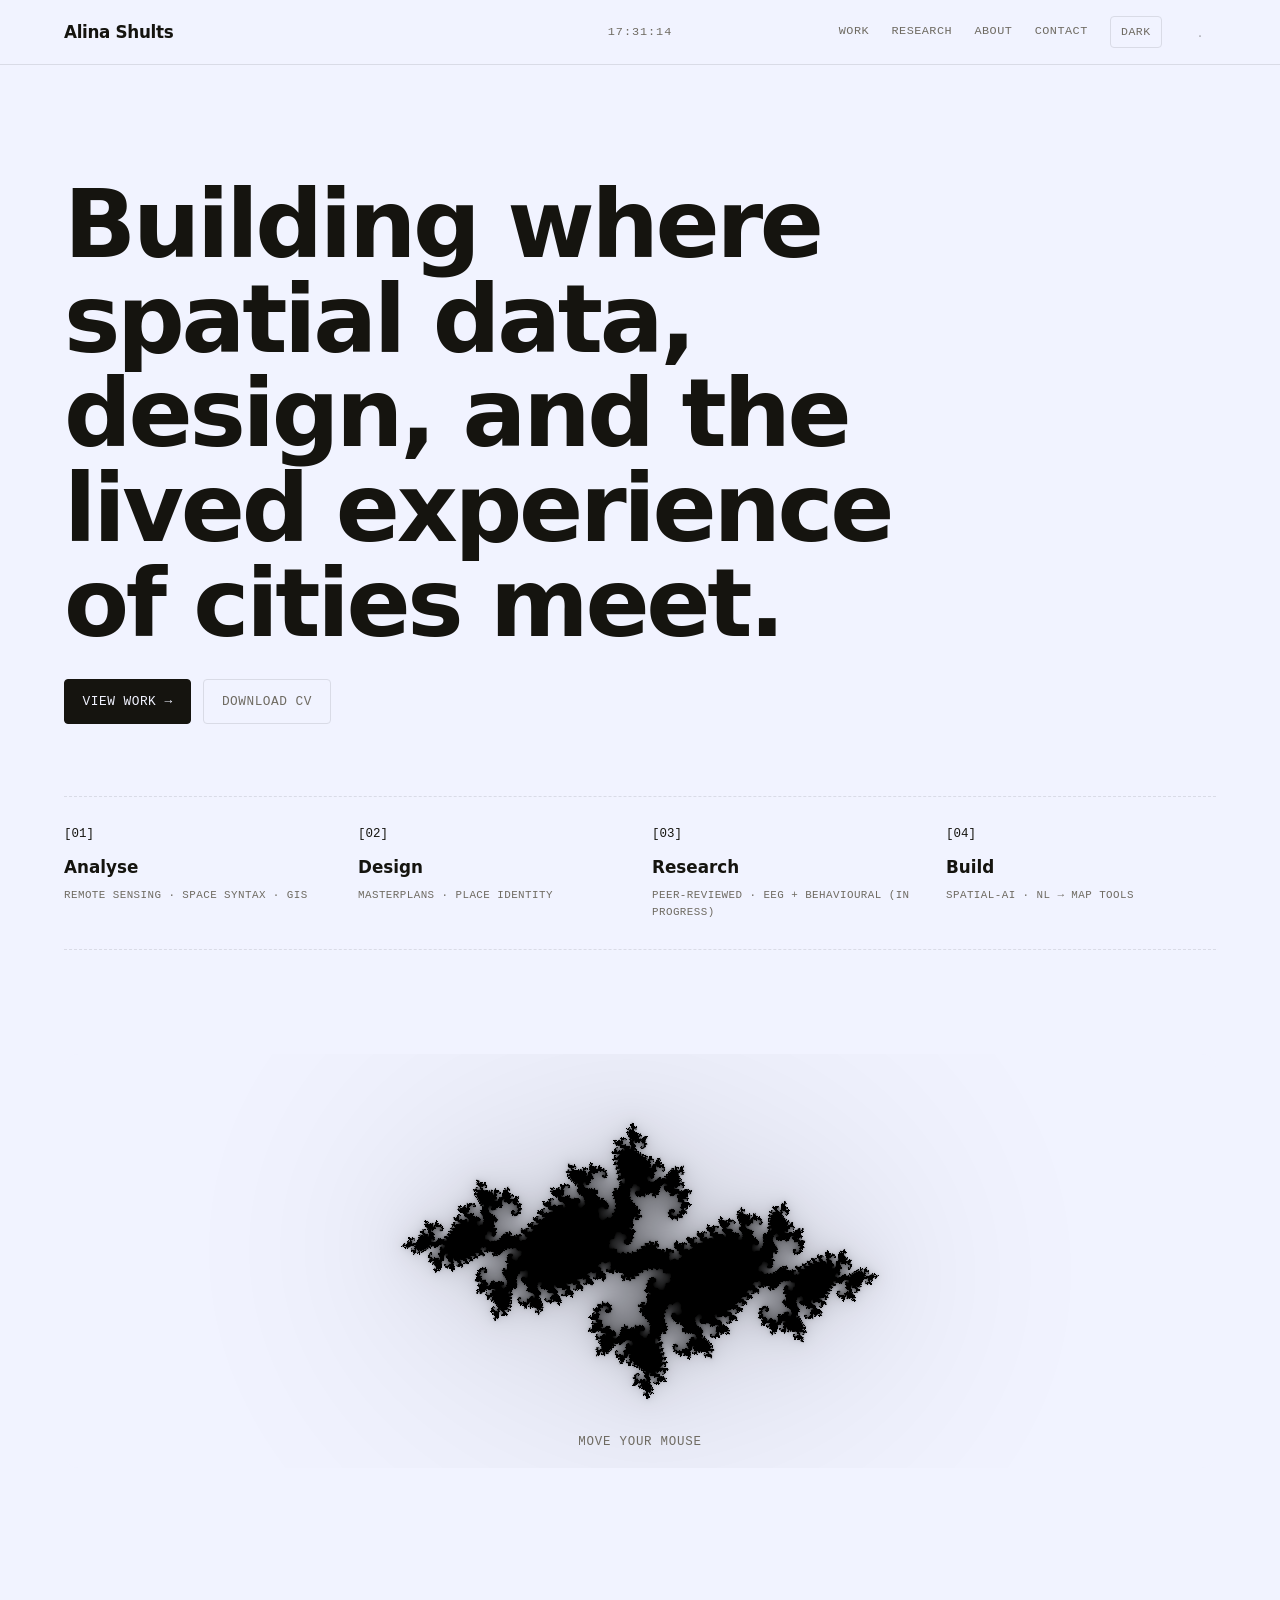
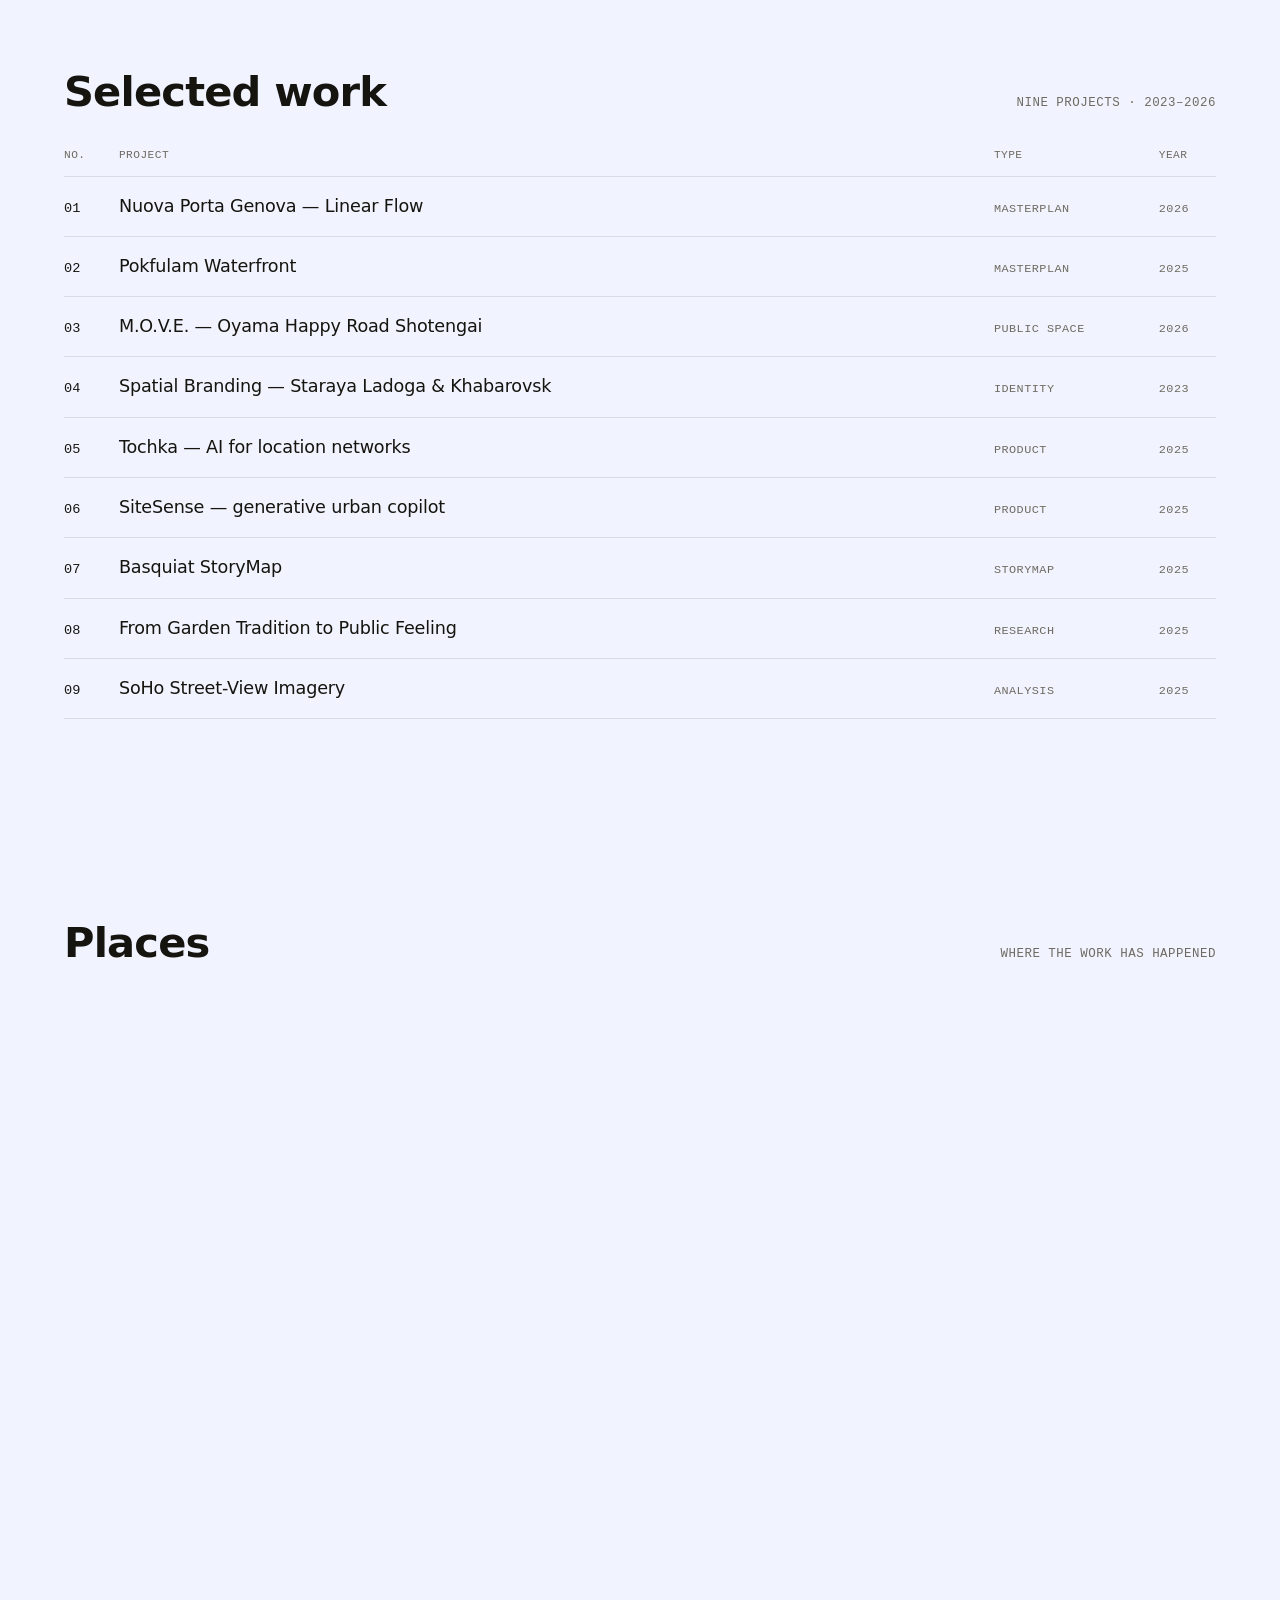
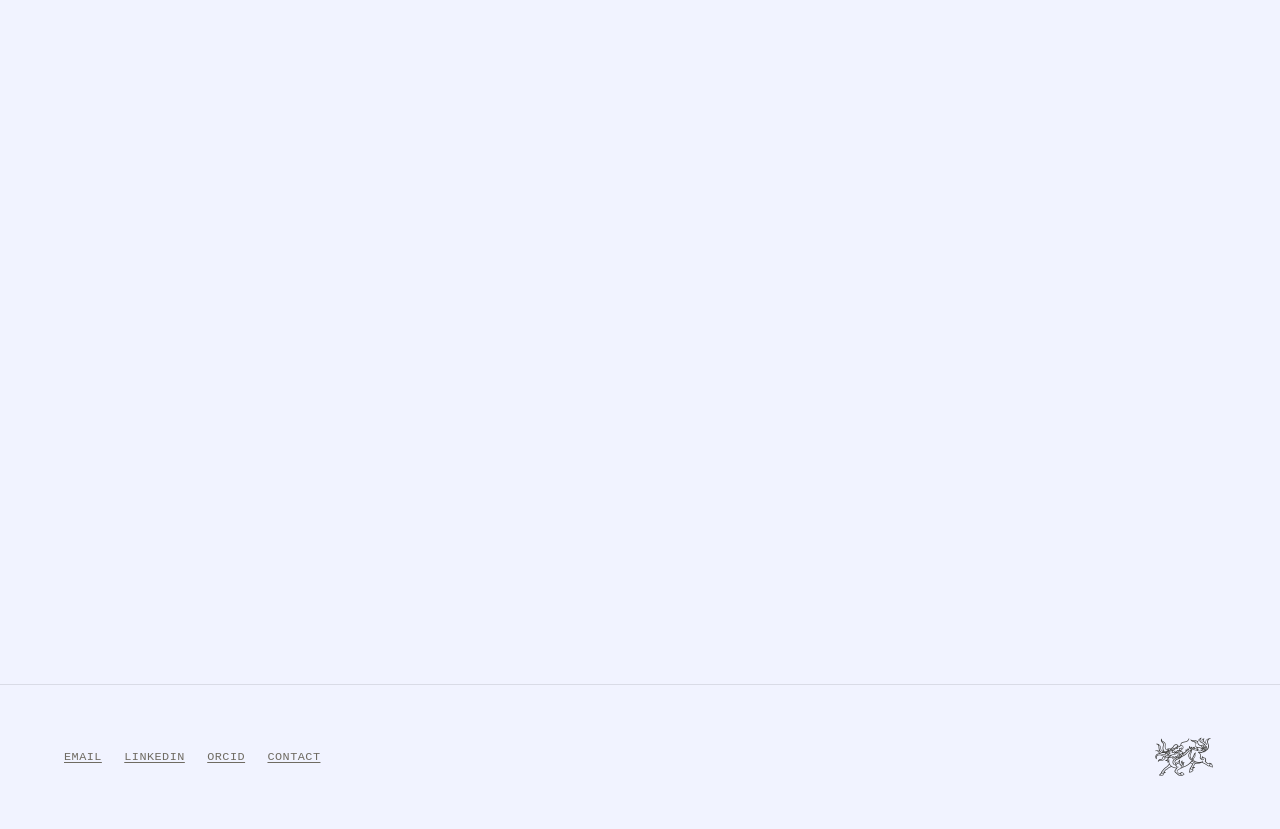
<file: index.html>
<!doctype html>
<html lang="en" data-page="home">
<head>
<meta charset="utf-8">
<meta name="viewport" content="width=device-width, initial-scale=1">
<meta http-equiv="Content-Security-Policy" content="default-src 'self'; script-src 'self'; style-src 'self' https://fonts.googleapis.com; font-src https://fonts.gstatic.com; img-src 'self' data:; connect-src 'self'; base-uri 'none'; form-action 'none'">
<meta name="referrer" content="strict-origin-when-cross-origin">
<link rel="icon" href="favicon.ico" sizes="any">
<link rel="icon" type="image/png" sizes="32x32" href="assets/img/icon-32.png">
<link rel="icon" type="image/png" sizes="16x16" href="assets/img/icon-16.png">
<link rel="apple-touch-icon" href="assets/img/icon-180.png">
<title>Alina Shults — Urban Designer & Researcher</title>
<meta name="description" content="Alina Shults is a Hong Kong–based urban designer and researcher working where spatial data, design, and the lived experience of cities meet — and building the AI tools that act on it.">
<link rel="canonical" href="https://alinashults.com/">
<meta name="theme-color" content="#F1F3FF" media="(prefers-color-scheme: light)">
<meta name="theme-color" content="#121110" media="(prefers-color-scheme: dark)">

<meta property="og:type" content="website">
<meta property="og:title" content="Alina Shults — Urban Designer & Researcher">
<meta property="og:description" content="Spatial data, design, and the lived experience of cities — and the AI tools that act on it.">
<meta property="og:url" content="https://alinashults.com/">
<meta property="og:image" content="https://alinashults.com/assets/img/og.jpg">
<meta name="twitter:card" content="summary_large_image">

<link rel="preconnect" href="https://fonts.googleapis.com">
<link rel="preconnect" href="https://fonts.gstatic.com" crossorigin>
<link rel="stylesheet" href="https://fonts.googleapis.com/css2?family=Geist:wght@300;400;500;600&family=Hanken+Grotesk:wght@400;500;600&display=swap">
<link rel="stylesheet" href="https://fonts.googleapis.com/css2?family=Geist+Mono:wght@400;500&family=Space+Mono:wght@400;700&display=swap">
<link rel="stylesheet" href="assets/css/style.css?v=5">

<script type="application/ld+json">
{
  "@context":"https://schema.org",
  "@type":"Person",
  "name":"Alina Shults",
  "alternateName":"Alina Vivien Shults",
  "jobTitle":"Urban Designer & Researcher",
  "url":"https://alinashults.com/",
  "image":"https://alinashults.com/assets/img/og.jpg",
  "address":{"@type":"PostalAddress","addressLocality":"Hong Kong"},
  "alumniOf":[
    {"@type":"CollegeOrUniversity","name":"The University of Hong Kong"},
    {"@type":"CollegeOrUniversity","name":"HSE University (Higher School of Economics)"}
  ],
  "sameAs":[
    "https://hk.linkedin.com/in/alina-vivienne-shults-5b706b327",
    "https://orcid.org/0009-0008-7900-9839"
  ]
}
</script>
<script defer src="assets/js/main.js"></script>
</head>
<body>
<a class="skip-link" href="#main">Skip to content</a>

<header class="site-header">
  <div class="wrap site-header__row">
    <a class="wordmark" href="index.html" aria-label="Alina Shults — home">Alina Shults</a>
    <button class="nav-toggle" type="button" data-nav-toggle aria-controls="nav" aria-expanded="false">Menu</button>
    <nav class="nav" id="nav" aria-label="Primary">
      <a href="work.html">Work</a>
      <a href="research.html">Research</a>
      <a href="about.html">About</a>
      <a href="contact.html">Contact</a>
      <button class="theme-toggle" type="button" data-theme-toggle aria-pressed="false">
        <span data-theme-label>Dark</span>
      </button>
    </nav>
  </div>
</header>

<main id="main">

  <section class="wrap hero">
    <h1 class="hero__title">Building where spatial data, design, and the lived experience of cities meet.</h1>
    <div class="cta">
      <a class="btn btn--primary" href="work.html">View work →</a>
      <a class="btn" href="assets/cv/alina-shults-cv.pdf">Download CV</a>
    </div>
  </section>

  <section class="wrap" aria-label="How I work">
    <div class="verbs" data-reveal>
      <div class="verb"><div class="verb__idx">[01]</div><div class="verb__name">Analyse</div><div class="verb__meta">Remote sensing · space syntax · GIS</div></div>
      <div class="verb"><div class="verb__idx">[02]</div><div class="verb__name">Design</div><div class="verb__meta">Masterplans · place identity</div></div>
      <div class="verb"><div class="verb__idx">[03]</div><div class="verb__name">Research</div><div class="verb__meta">Peer-reviewed · EEG + behavioural (in progress)</div></div>
      <div class="verb"><div class="verb__idx">[04]</div><div class="verb__name">Build</div><div class="verb__meta">Spatial-AI · NL → map tools</div></div>
    </div>
  </section>

  <section class="wrap section" aria-label="Generative">
    <div class="julia-widget" id="julia">
      <canvas id="julia-canvas"></canvas>
      <span class="hint" id="julia-hint">Move your mouse</span>
    </div>
  </section>

  <section class="wrap section" aria-labelledby="work-h">
    <div class="sec-head">
      <h2 class="sec-title" id="work-h">Selected work</h2>
      <span class="label">Nine projects · 2023–2026</span>
    </div>
    <div class="worktable">
      <div class="worktable__head"><span>No.</span><span>Project</span><span>Type</span><span>Year</span></div>
      <a class="work-row" href="work.html#nuova-porta-genova"><span class="work-row__no">01</span><span class="work-row__title">Nuova Porta Genova — Linear Flow</span><span class="work-row__type">Masterplan</span><span class="work-row__year">2026</span></a>
      <a class="work-row" href="work.html#pokfulam-waterfront"><span class="work-row__no">02</span><span class="work-row__title">Pokfulam Waterfront</span><span class="work-row__type">Masterplan</span><span class="work-row__year">2025</span></a>
      <a class="work-row" href="work.html#shotengai-move"><span class="work-row__no">03</span><span class="work-row__title">M.O.V.E. — Oyama Happy Road Shotengai</span><span class="work-row__type">Public space</span><span class="work-row__year">2026</span></a>
      <a class="work-row" href="work.html#spatial-branding"><span class="work-row__no">04</span><span class="work-row__title">Spatial Branding — Staraya Ladoga &amp; Khabarovsk</span><span class="work-row__type">Identity</span><span class="work-row__year">2023</span></a>
      <a class="work-row" href="work.html#tochka"><span class="work-row__no">05</span><span class="work-row__title">Tochka — AI for location networks</span><span class="work-row__type">Product</span><span class="work-row__year">2025</span></a>
      <a class="work-row" href="work.html#sitesense"><span class="work-row__no">06</span><span class="work-row__title">SiteSense — generative urban copilot</span><span class="work-row__type">Product</span><span class="work-row__year">2025</span></a>
      <a class="work-row" href="projects/basquiat-storymap.html" target="_blank" rel="noopener"><span class="work-row__no">07</span><span class="work-row__title">Basquiat StoryMap</span><span class="work-row__type">Storymap</span><span class="work-row__year">2025</span></a>
      <a class="work-row" href="projects/gardens-public-feeling.html" target="_blank" rel="noopener"><span class="work-row__no">08</span><span class="work-row__title">From Garden Tradition to Public Feeling</span><span class="work-row__type">Research</span><span class="work-row__year">2025</span></a>
      <a class="work-row" href="projects/soho-street-view.html" target="_blank" rel="noopener"><span class="work-row__no">09</span><span class="work-row__title">SoHo Street-View Imagery</span><span class="work-row__type">Analysis</span><span class="work-row__year">2025</span></a>
    </div>
  </section>

  <section class="wrap section" aria-labelledby="places-h">
    <div class="sec-head">
      <h2 class="sec-title" id="places-h">Places</h2>
      <span class="label">Where the work has happened</span>
    </div>
    <div class="placemap-wrap" data-reveal>
      <svg id="placemap" viewBox="0 90 1000 465" role="img" aria-labelledby="maptitle" preserveAspectRatio="xMidYMid meet">
        <title id="maptitle">Map of locations across Europe, Russia, and East and Southeast Asia where Alina Shults has worked.</title>
        <rect class="frame" x="0.5" y="90.5" width="999" height="464"></rect>
        <path class="land" fill-rule="evenodd" d="M112.7 1035.0L111.6 1046.2L110.5 1056.6L102.8 1053.4L94.5 1054.8L89.8 1047.1L89.8 1046.2L87.8 1039.7L96.2 1040.5L104.1 1042.7L106.9 1033.8L108.9 1026.4L112.7 1035.0ZM-256.3 1023.7L-263.4 1026.5L-268.3 1019.3L-270.5 1012.4L-270.6 1011.3L-273.0 1006.1L-273.0 1006.1L-270.8 999.2L-263.9 1002.1L-260.2 1007.9L-257.3 1014.7L-256.3 1023.7ZM166.1 996.1L170.7 1003.9L172.3 1015.5L172.7 1024.1L172.8 1034.7L167.1 1041.5L161.1 1047.2L154.1 1052.6L146.4 1057.2L137.6 1055.8L132.7 1048.1L133.4 1038.9L141.3 1033.0L144.5 1026.1L146.8 1017.4L148.5 1010.2L150.7 1003.5L153.1 996.1L153.1 996.1L155.0 996.1L160.5 992.2L166.1 996.1ZM-115.6 926.9L-110.8 929.0L-106.4 926.7L-108.5 931.3L-112.0 934.8L-117.1 933.7L-120.8 929.0L-120.8 929.0L-120.0 924.7L-115.6 926.9ZM-131.7 926.7L-126.0 931.9L-128.2 931.3L-133.0 930.0L-138.1 926.4L-138.1 926.4L-135.4 923.6L-131.7 926.7ZM-33.3 907.4L-29.2 909.0L-25.1 907.6L-23.0 914.5L-25.9 913.6L-30.4 914.0L-34.9 913.6L-39.9 914.3L-43.7 911.9L-45.7 906.9L-45.7 906.9L-43.3 904.8L-38.6 906.5L-33.3 907.4ZM79.8 896.0L80.2 901.2L79.6 905.8L78.6 910.2L74.2 911.9L70.1 914.3L65.2 914.1L67.0 909.3L62.7 911.0L58.6 912.6L55.7 909.1L55.5 904.2L59.6 899.6L59.6 899.6L62.1 898.2L66.4 898.7L67.5 892.9L67.7 888.8L67.6 880.1L69.7 875.2L73.1 873.6L75.1 877.4L76.0 881.4L77.6 886.2L78.8 890.9L79.8 896.0ZM116.2 829.5L114.6 831.3L111.9 830.0L108.8 830.8L106.3 832.9L103.6 835.1L101.8 837.6L101.3 841.1L101.5 844.4L103.3 847.5L100.7 849.7L97.2 850.4L95.2 853.5L93.0 856.5L90.7 860.6L90.1 864.3L91.4 868.4L93.4 871.5L96.4 873.9L99.3 877.2L100.8 881.3L101.6 885.3L102.7 889.6L104.4 893.3L105.5 897.5L106.0 908.3L107.1 912.8L107.4 917.7L108.6 922.6L108.0 929.5L106.0 935.0L103.8 939.5L98.9 941.4L97.2 946.4L95.0 951.2L89.4 956.7L84.5 959.1L79.8 962.3L74.8 965.7L71.8 972.2L65.9 972.8L59.4 972.2L53.5 973.4L47.3 973.4L48.4 979.8L54.1 982.8L58.2 987.4L60.5 993.6L56.4 999.2L50.0 997.4L44.7 1002.1L44.5 1009.8L44.4 1017.4L48.7 1024.0L49.5 1031.8L54.2 1039.8L62.1 1043.2L68.7 1049.4L74.0 1056.7L80.8 1064.3L90.0 1068.2L99.1 1075.1L105.4 1082.8L112.3 1092.0L115.9 1105.5L117.7 1116.9L122.2 1106.1L128.3 1097.5L134.7 1088.7L142.4 1081.8L149.0 1074.6L158.2 1074.1L167.3 1077.7L174.8 1083.9L177.2 1072.6L182.3 1065.2L191.7 1064.8L199.0 1059.5L206.0 1054.4L213.7 1051.2L221.9 1047.2L227.6 1041.5L225.0 1033.8L223.4 1026.5L223.4 1018.9L216.2 1019.7L208.6 1022.9L201.3 1022.9L200.3 1015.4L200.8 1001.4L202.5 997.4L207.8 993.2L214.0 989.1L218.5 984.1L223.0 979.2L226.4 972.8L231.4 970.0L236.4 967.8L239.0 966.6L244.7 966.0L250.2 963.8L254.7 960.8L259.2 957.3L263.3 953.8L268.4 949.2L271.7 944.5L275.2 940.4L276.3 935.0L272.4 931.8L273.7 926.4L276.1 922.4L280.0 919.9L284.0 916.9L287.8 913.1L290.7 908.3L292.5 902.7L295.2 899.5L299.6 900.2L301.4 904.1L305.9 904.6L306.0 900.2L307.9 895.7L311.9 896.9L312.8 901.1L317.3 901.8L322.0 899.8L326.7 898.4L330.9 899.1L332.5 903.9L336.5 900.0L340.3 898.0L344.5 896.4L348.7 894.9L352.4 892.2L356.6 890.5L359.8 888.1L362.0 884.3L364.8 887.0L368.6 885.5L371.3 890.7L373.4 894.6L377.6 892.4L379.3 888.1L383.0 885.1L387.9 885.7L389.4 889.8L392.4 885.7L396.4 884.5L400.7 884.0L404.7 884.3L408.8 885.5L412.8 886.2L414.5 889.8L416.9 893.1L421.0 891.1L425.3 890.7L429.5 890.7L433.7 890.5L437.4 889.0L441.3 887.7L444.6 884.7L448.0 882.8L451.8 881.7L454.6 878.8L456.7 873.1L458.8 869.7L462.6 871.3L464.1 875.0L467.3 877.4L471.1 876.6L473.7 880.3L476.5 883.0L480.3 880.5L481.6 876.0L484.9 874.1L488.7 870.7L492.4 869.3L496.7 867.4L499.6 865.2L502.7 862.9L505.6 860.8L509.0 862.0L512.4 858.5L514.8 855.9L518.3 856.1L521.3 853.9L522.0 850.6L525.2 848.0L528.2 846.2L531.9 844.8L535.3 844.1L538.6 844.6L542.1 845.5L545.0 848.0L545.4 852.0L548.7 855.2L550.9 857.8L555.3 858.9L557.8 861.6L560.8 864.3L564.4 864.8L567.4 862.9L570.6 858.9L574.0 861.0L577.7 862.1L581.2 863.3L584.8 864.1L588.5 864.1L591.5 874.5L591.4 877.2L590.9 881.9L587.4 884.7L584.5 888.7L585.0 893.1L589.1 892.9L588.6 897.3L586.7 901.6L585.0 906.4L587.8 910.2L592.1 911.4L596.4 909.2L598.4 904.6L599.7 900.2L601.7 896.6L604.0 893.3L604.9 889.4L606.9 884.0L609.2 883.0L613.4 882.6L617.1 881.3L620.9 879.7L622.7 875.6L623.8 871.7L626.3 868.0L630.0 865.4L633.1 863.5L635.1 860.2L637.2 858.5L639.9 857.0L643.6 858.0L646.9 857.0L650.6 855.9L654.6 856.5L657.3 853.9L659.2 847.7L660.6 850.2L662.3 854.6L665.4 856.5L669.0 857.2L672.6 856.1L676.3 856.8L679.8 857.0L682.1 856.1L685.3 856.7L688.1 858.7L691.4 857.4L695.4 857.4L698.8 856.1L702.7 857.4L705.1 854.2L707.0 851.1L709.6 848.6L714.2 841.8L716.6 843.0L719.4 845.5L721.9 848.7L726.6 854.4L730.2 854.6L733.6 854.6L737.6 853.5L741.6 852.2L744.7 849.7L747.2 846.9L751.3 846.6L754.1 844.6L757.0 846.4L758.9 849.3L761.5 852.2L765.6 851.8L768.1 854.2L772.5 856.7L777.2 857.6L781.0 856.8L783.9 853.9L786.4 850.9L789.7 850.2L793.0 851.5L796.9 852.4L800.4 850.9L803.7 850.9L807.0 851.8L810.4 852.8L813.7 851.1L817.7 849.7L821.5 849.3L825.7 849.3L829.1 848.4L832.4 847.7L833.5 843.2L833.6 839.5L835.9 842.0L836.6 846.1L837.8 849.8L839.3 852.9L842.4 854.6L846.7 854.1L851.5 853.9L854.8 853.3L859.7 853.3L863.2 853.1L868.1 853.5L872.2 854.2L874.8 857.2L874.1 860.8L876.5 863.7L880.5 866.0L884.6 868.6L889.4 870.3L894.4 871.9L898.2 873.5L902.4 873.7L904.8 870.3L908.0 873.1L910.9 876.4L914.1 878.8L918.6 879.9L922.9 881.1L924.7 885.3L928.9 887.9L931.7 891.8L935.9 893.5L940.2 893.3L944.1 894.0L948.6 893.7L953.0 894.6L957.1 896.2L961.0 898.9L964.8 901.1L967.4 904.6L967.0 909.2L965.0 913.5L963.4 919.1L962.1 923.6L960.3 929.0L955.5 931.1L953.3 935.8L948.5 938.7L946.8 944.2L944.3 949.5L941.6 954.1L940.1 960.2L939.1 966.0L938.8 973.1L938.9 979.2L941.0 985.8L941.8 992.2L943.5 998.5L950.4 1001.0L951.8 1009.0L945.2 1012.0L939.5 1016.2L932.5 1017.0L929.3 1028.5L928.7 1038.5L927.1 1046.7L925.1 1055.3L930.1 1063.3L932.0 1073.6L935.2 1083.4L939.6 1092.5L944.8 1101.5L950.4 1110.8L958.9 1120.6L960.8 1136.8L971.4 1142.9L972.1 1142.9L974.9 1142.9L985.1 1142.9L993.6 1142.9L1000.0 1142.9L1000.0 1142.9L-333.3 1142.9L-333.3 1142.9L-333.1 1142.9L-329.8 1142.9L-323.2 1142.9L-322.7 1142.9L-321.7 1142.9L-320.5 1142.9L-319.4 1142.9L-318.8 1142.9L-318.3 1142.9L-317.9 1142.9L-312.5 1142.9L-307.8 1142.9L-307.0 1142.9L-296.1 1138.9L-292.6 1142.9L-290.9 1142.9L-285.3 1142.9L-274.7 1142.9L-266.4 1142.9L-252.1 1142.9L-241.5 1142.9L-225.7 1142.9L-216.8 1142.9L-207.0 1142.9L-196.7 1142.9L-195.9 1142.9L-210.5 1142.9L-222.4 1142.9L-225.6 1139.6L-235.5 1132.2L-234.9 1117.5L-233.5 1104.9L-232.1 1094.2L-232.8 1082.8L-239.0 1075.6L-241.8 1066.7L-247.5 1059.1L-238.6 1060.5L-230.0 1056.7L-224.6 1064.8L-218.0 1057.6L-211.9 1049.0L-209.0 1041.5L-210.3 1032.6L-215.0 1026.9L-220.5 1020.9L-228.1 1019.7L-234.8 1017.0L-242.0 1015.1L-244.4 1007.9L-249.1 1002.1L-252.0 995.7L-253.2 976.3L-251.4 977.9L-248.1 983.1L-242.0 981.5L-236.1 979.2L-233.0 986.4L-227.2 984.8L-222.2 981.1L-217.6 976.6L-213.4 971.2L-207.8 969.7L-207.9 963.8L-209.2 958.2L-208.2 952.9L-203.4 950.4L-201.2 955.2L-195.5 952.4L-191.3 948.7L-186.0 948.4L-181.0 947.0L-175.9 943.6L-172.0 940.6L-167.5 937.7L-164.6 938.5L-162.0 939.5L-156.5 937.7L-151.6 940.1L-146.5 939.8L-141.6 937.9L-136.6 939.3L-131.1 940.6L-126.0 940.1L-120.6 940.4L-115.1 940.6L-110.0 940.1L-106.2 936.1L-101.7 933.9L-97.1 936.9L-92.7 934.5L-88.7 929.8L-86.3 933.9L-85.0 938.7L-82.6 943.4L-78.7 939.3L-74.3 944.5L-69.3 946.1L-65.0 950.1L-59.8 949.2L-55.1 946.7L-49.5 947.3L-44.5 949.2L-39.4 951.8L-37.5 945.6L-39.9 940.9L-41.7 936.1L-46.5 935.0L-48.6 930.0L-49.4 925.1L-50.7 915.7L-47.8 917.4L-43.0 918.2L-38.2 917.4L-33.8 919.4L-30.1 923.1L-28.5 927.7L-23.5 928.5L-18.7 926.7L-13.6 924.1L-9.0 922.6L-5.3 925.7L-0.3 924.6L2.9 915.0L5.8 920.6L10.1 922.9L14.8 921.6L17.8 926.7L22.7 927.2L27.2 928.7L31.6 931.6L34.5 926.7L35.9 922.1L39.6 927.2L44.7 925.9L48.5 928.7L51.0 933.1L56.0 931.8L59.8 929.0L63.6 925.7L68.1 923.9L73.3 922.4L78.0 920.6L81.6 917.9L83.8 914.0L84.7 908.8L84.3 903.9L83.1 899.3L81.8 894.9L80.6 890.5L79.7 886.6L79.5 882.4L79.8 878.2L81.6 874.3L83.0 870.1L83.6 866.2L82.9 862.0L82.4 858.2L84.3 853.9L86.3 851.1L88.7 847.7L91.2 844.8L94.2 842.2L95.6 838.3L97.7 835.9L100.0 833.7L103.5 833.2L105.9 830.5L108.5 828.8L111.5 827.8L114.2 825.7L116.3 823.1L119.2 822.1L121.4 824.2L120.0 827.0L116.2 829.5ZM82.4 754.7L87.2 758.5L92.4 760.1L90.7 763.4L87.2 763.7L85.3 761.4L84.1 764.0L80.9 766.0L76.9 765.3L74.2 763.3L70.3 762.4L65.7 758.8L61.9 755.4L56.8 748.5L59.9 749.7L65.1 753.9L70.0 756.1L71.9 753.3L73.1 749.0L76.5 746.5L79.1 747.2L79.1 747.2L80.6 750.1L82.4 754.7ZM116.5 738.0L119.4 740.7L118.3 742.8L113.3 744.6L111.7 742.5L108.5 745.2L106.7 742.5L111.1 738.9L114.3 740.4L116.5 738.0ZM593.6 729.9L587.9 730.3L587.9 727.3L588.4 724.9L588.6 723.8L591.0 725.5L594.5 726.3L594.7 727.3L593.6 729.9ZM871.8 682.9L875.4 684.5L877.4 683.9L880.3 682.9L882.6 683.3L882.8 689.1L881.5 690.9L881.2 694.9L879.9 693.5L877.3 697.1L876.5 696.8L874.3 696.6L872.0 692.3L871.5 689.0L869.3 684.7L869.4 682.4L871.8 682.9ZM974.1 683.5L975.0 685.5L977.6 683.5L978.7 685.6L978.7 687.7L977.3 690.0L974.9 693.7L973.0 695.7L974.4 698.2L971.5 698.3L968.3 700.2L967.4 703.6L965.2 708.9L962.3 711.3L960.5 712.9L957.1 712.8L954.7 711.0L950.7 710.6L950.0 708.6L952.0 704.7L956.7 699.6L959.1 698.6L961.7 696.7L964.9 694.0L967.1 691.4L968.8 687.7L970.2 686.4L970.7 683.7L973.3 681.4L974.1 683.5ZM980.0 660.9L982.7 665.8L982.8 662.6L984.5 663.9L985.0 667.4L988.0 668.9L990.5 669.3L992.6 667.5L994.5 668.0L993.6 672.2L992.5 675.0L989.7 674.9L988.7 676.3L989.0 678.4L988.5 679.3L987.1 681.9L985.2 685.3L982.4 687.3L981.7 686.0L980.2 685.3L982.3 681.2L981.1 678.6L977.1 676.6L977.2 674.9L979.9 673.2L980.5 669.6L980.4 666.6L978.9 663.5L979.0 662.6L977.2 660.7L974.3 656.7L972.7 653.5L974.1 653.2L976.1 655.7L979.0 656.8L980.0 660.9ZM952.3 601.3L950.9 602.3L948.9 601.2L946.2 599.4L943.8 597.3L941.4 594.5L940.9 593.1L942.4 593.2L944.5 594.5L946.1 595.9L947.3 597.0L950.4 599.5L952.3 601.3ZM994.0 582.3L995.3 583.4L994.6 585.5L992.3 586.0L990.3 585.5L989.9 583.8L991.4 582.5L993.1 583.0L994.0 582.3ZM997.6 580.2L995.3 581.0L994.8 579.6L996.7 578.8L997.8 578.6L1000.0 577.4L1000.0 579.3L997.6 580.2ZM-333.0 579.1L-333.3 579.3L-333.3 577.4L-332.6 577.2L-333.0 579.1ZM955.0 578.9L953.8 579.4L952.5 577.7L952.7 576.7L955.0 578.9ZM952.3 573.0L952.9 576.1L951.9 575.6L951.1 575.9L950.6 574.8L950.5 571.9L952.3 573.0ZM518.7 567.8L519.3 572.4L520.3 574.2L519.9 576.0L519.3 577.1L518.0 574.9L517.3 576.0L518.0 578.9L517.7 580.5L516.7 581.4L516.4 584.7L515.0 589.3L513.1 594.7L510.9 602.2L509.4 607.8L507.8 612.5L504.7 613.5L501.5 615.2L499.4 614.2L496.4 612.7L495.4 610.6L495.2 607.0L493.9 603.8L493.5 600.9L494.2 598.0L495.9 597.3L495.9 596.0L497.7 593.0L498.0 590.5L497.2 588.6L496.5 586.2L496.2 582.6L497.5 580.4L498.0 578.0L499.8 577.8L501.9 577.0L503.2 576.3L504.9 576.3L507.0 574.1L510.0 571.7L511.1 569.8L510.6 568.2L512.2 568.6L514.2 566.0L514.3 563.7L515.5 562.0L516.8 563.6L517.8 565.3L518.7 567.8ZM865.0 568.6L866.4 571.6L868.8 570.1L870.0 571.7L871.8 573.2L871.4 574.9L872.2 578.2L872.7 580.2L873.7 580.6L874.7 584.0L874.3 586.0L875.5 588.6L879.5 590.7L882.1 592.5L884.6 594.3L884.1 595.2L886.3 597.7L887.7 602.0L889.2 601.1L890.7 602.9L891.6 602.3L892.2 606.5L894.8 609.0L896.6 610.6L899.5 613.9L900.5 617.2L900.6 619.5L900.3 622.1L902.1 625.7L901.9 629.4L901.3 631.4L900.3 635.2L900.3 637.6L899.6 640.7L898.0 644.7L895.2 646.9L893.9 650.3L892.6 652.5L891.5 656.4L890.1 658.7L889.2 662.1L888.7 665.3L888.9 666.8L886.8 668.4L882.6 668.6L879.2 670.5L877.5 672.3L875.3 674.4L872.2 672.3L869.9 671.4L870.5 669.0L868.5 669.9L865.2 673.3L862.0 672.0L859.9 671.3L857.8 670.9L854.2 669.6L851.8 666.7L851.1 663.1L850.3 660.8L848.5 659.0L844.9 658.4L846.1 656.2L845.2 652.9L843.4 656.0L840.1 656.8L842.0 654.3L842.6 651.7L844.0 649.5L843.7 646.3L840.7 650.0L838.4 651.6L837.0 655.1L834.1 653.3L834.2 650.9L831.9 647.7L829.9 646.0L830.6 645.0L825.9 642.4L823.3 642.2L819.7 640.1L813.1 640.5L808.3 642.1L804.1 643.5L800.6 643.3L796.6 645.5L793.4 646.5L792.7 648.8L791.3 650.7L788.2 650.8L785.9 651.2L782.6 650.3L779.9 650.8L777.4 651.0L775.2 653.4L774.1 653.2L772.2 654.5L770.5 655.9L767.8 655.8L765.3 655.8L761.3 652.9L759.4 652.0L759.4 649.5L761.3 648.9L761.9 647.8L761.8 646.3L762.2 643.2L761.8 640.6L759.9 636.2L759.2 633.8L759.4 631.4L757.9 628.6L757.8 627.4L756.2 625.7L755.7 622.4L753.6 619.1L753.1 617.4L754.7 619.1L753.5 615.3L755.3 616.5L756.4 618.1L756.4 616.0L754.5 612.8L754.2 611.5L753.3 610.3L753.7 607.9L754.5 606.9L755.0 604.9L754.6 602.6L756.1 599.7L756.4 602.7L758.0 600.0L761.0 598.6L762.8 596.9L765.6 595.5L767.3 595.2L768.3 595.7L771.2 594.2L773.5 593.8L774.0 592.9L775.0 592.5L777.1 592.6L780.9 591.5L783.0 589.7L783.9 587.6L786.1 585.7L786.2 584.1L786.3 582.0L788.9 578.7L790.5 582.0L792.1 581.3L790.8 579.4L791.9 577.6L793.5 578.4L794.0 575.5L796.0 573.6L796.9 572.1L798.8 571.4L798.8 570.3L800.5 570.8L800.5 569.8L802.2 569.3L803.9 568.8L806.7 570.5L808.7 572.8L811.1 572.8L813.4 573.2L812.6 571.1L814.4 568.0L816.1 567.0L815.5 566.1L817.1 563.9L819.3 562.6L821.2 563.0L824.4 562.3L824.3 560.4L821.6 559.1L823.5 558.6L826.0 559.5L828.0 561.0L831.1 562.0L832.1 561.6L834.4 562.8L836.6 561.7L838.0 562.0L838.9 561.3L840.6 563.2L839.6 565.2L838.2 566.8L836.9 566.9L837.3 568.4L836.2 570.3L834.9 572.2L835.2 573.3L838.1 575.4L841.0 576.6L842.9 578.0L845.6 580.3L846.6 580.2L848.6 581.2L849.1 582.4L852.6 583.8L855.1 582.4L855.8 580.3L856.6 578.6L857.0 576.5L858.2 573.5L857.6 571.6L857.9 570.5L857.5 568.3L858.0 565.4L858.7 564.7L858.1 563.4L859.0 561.4L859.7 559.3L859.8 558.2L861.2 556.8L862.2 558.7L862.5 561.0L863.4 561.5L863.6 563.1L864.9 565.0L865.2 567.2L865.0 568.6ZM933.8 556.1L934.8 557.4L932.2 557.4L930.8 555.1L933.0 556.0L933.8 556.1ZM780.4 555.2L778.9 555.3L774.0 552.6L777.4 551.9L779.4 553.1L780.7 554.2L780.4 555.2ZM929.1 553.8L927.6 553.9L925.4 553.5L924.6 553.0L924.8 551.5L927.3 552.1L928.5 552.8L929.1 553.8ZM932.1 552.8L931.6 553.5L928.8 550.2L928.1 548.0L929.3 548.0L930.7 551.0L932.1 552.8ZM794.2 554.8L791.0 555.7L790.6 555.2L790.9 553.9L792.5 551.6L796.2 550.2L796.6 549.3L799.8 548.4L802.4 548.3L803.5 547.8L804.9 548.3L803.6 549.3L799.7 551.0L796.6 552.0L794.2 554.8ZM770.0 547.2L771.3 548.2L773.6 547.9L774.5 549.5L770.3 550.2L767.7 550.7L765.7 550.7L767.0 548.5L769.0 548.5L770.0 547.2ZM788.5 547.2L788.0 549.2L782.4 550.3L777.5 549.8L777.5 548.5L780.4 547.7L782.7 548.8L785.2 548.5L788.5 547.2ZM925.5 548.1L925.6 548.8L922.7 547.2L920.7 545.9L919.3 544.6L919.9 544.3L921.6 545.2L924.6 546.9L925.5 548.1ZM916.8 544.4L916.1 544.6L914.5 543.7L912.9 542.2L913.1 541.6L915.3 543.2L916.8 544.4ZM735.6 542.2L742.7 542.6L743.6 541.1L750.4 542.9L751.8 545.3L757.3 546.0L761.9 548.2L757.6 549.6L753.6 548.1L750.2 548.2L746.4 547.9L742.9 547.3L738.6 545.8L735.9 545.5L734.4 545.9L727.6 544.4L727.0 542.8L723.6 542.5L726.1 539.0L730.6 539.2L733.6 540.6L735.1 540.9L735.6 542.2ZM832.3 540.1L830.4 542.7L830.0 539.9L830.7 538.5L831.5 537.3L832.3 538.4L832.3 540.1ZM910.7 542.4L909.6 542.8L908.0 541.3L906.4 539.0L905.6 536.1L906.1 535.8L906.5 536.9L907.6 537.7L909.4 540.1L911.2 541.4L910.7 542.4ZM896.2 537.4L894.3 537.7L893.7 538.8L891.7 539.7L889.8 540.5L887.8 540.5L884.8 539.4L882.7 538.4L883.0 537.3L886.3 537.8L888.3 537.5L888.9 535.7L889.4 535.6L889.8 537.6L891.9 537.3L892.9 536.0L895.0 534.7L894.6 532.5L896.8 532.5L897.6 533.1L897.5 535.1L896.2 537.4ZM804.6 529.9L803.2 531.1L800.7 530.4L800.0 528.9L803.7 528.7L804.6 529.9ZM816.6 528.5L817.9 531.4L814.8 529.9L811.7 529.5L809.6 529.8L807.0 529.7L807.9 527.6L812.5 527.5L816.6 528.5ZM900.5 533.8L899.4 534.8L898.7 532.6L897.8 531.1L896.1 529.9L894.0 528.3L891.3 527.2L892.4 526.3L894.4 527.4L895.6 528.2L897.2 529.1L898.7 530.6L900.1 531.8L900.5 533.8ZM830.2 521.3L831.2 527.3L835.0 529.6L838.1 525.6L842.4 523.4L845.7 523.4L848.8 524.7L851.6 526.0L855.6 526.7L862.0 529.3L868.8 531.4L871.4 533.3L873.4 535.2L874.0 537.4L880.2 539.7L881.1 541.6L877.7 542.0L878.5 544.5L881.8 547.0L884.2 550.9L886.3 550.8L886.2 552.5L889.0 553.1L887.9 553.8L891.9 555.4L891.4 556.5L889.0 556.8L888.1 555.8L884.9 555.4L881.2 554.8L878.3 552.4L876.2 550.3L874.3 547.1L869.4 545.4L866.3 546.5L864.0 547.7L864.5 550.5L861.6 551.8L859.5 551.2L855.7 551.0L852.4 547.9L848.6 547.2L847.7 548.2L843.0 548.3L844.6 545.3L846.9 544.3L846.0 540.2L844.2 537.1L837.0 533.9L833.9 533.6L828.4 530.2L827.3 532.0L825.9 532.3L825.0 531.0L825.0 529.4L822.2 527.5L826.2 526.2L828.8 526.3L828.5 525.3L823.1 525.3L821.6 523.1L818.3 522.4L816.7 520.6L821.7 519.7L823.6 518.4L829.6 520.0L830.2 521.3ZM797.2 511.8L794.2 515.5L791.4 516.2L787.9 515.5L781.7 515.7L778.5 516.2L777.9 519.0L781.2 522.3L783.2 520.6L790.2 519.4L789.8 521.1L788.2 520.5L786.6 522.7L783.4 524.1L786.9 528.9L786.2 530.2L789.5 534.4L789.5 536.9L787.5 538.0L786.1 536.7L787.9 533.6L784.2 535.1L783.3 534.0L783.8 532.6L781.1 530.4L781.4 526.8L778.9 527.9L779.2 532.3L779.4 537.6L777.0 538.1L775.4 537.0L776.5 533.6L775.9 530.0L774.4 530.0L773.2 527.5L774.7 525.0L775.3 522.1L777.1 516.5L777.9 515.0L781.1 512.2L784.0 513.3L788.6 513.8L792.9 513.7L796.5 511.0L797.2 511.8ZM810.0 512.9L809.8 516.1L807.9 515.8L807.3 518.0L808.8 520.0L807.8 520.4L806.3 518.1L805.2 513.3L805.9 510.4L807.2 509.0L807.4 511.0L809.6 511.4L810.0 512.9ZM725.3 538.8L721.1 538.9L718.0 535.8L713.3 532.7L711.7 530.5L708.9 527.5L707.0 524.7L704.2 519.5L701.0 516.4L699.9 513.2L698.5 510.3L695.2 508.0L693.2 504.8L690.5 502.7L686.6 498.6L686.3 496.7L688.7 496.9L694.4 497.6L697.7 501.3L700.5 503.8L702.6 505.3L706.1 509.3L709.8 509.4L713.0 511.9L715.1 515.0L717.9 516.7L716.4 519.7L718.6 521.0L719.9 521.1L720.5 523.7L721.8 525.7L724.5 526.1L726.3 528.4L725.4 533.0L725.3 538.8ZM769.9 510.3L774.1 513.7L769.7 514.2L768.4 516.7L768.6 520.1L765.0 522.6L764.9 526.3L763.5 532.0L763.0 530.6L758.8 532.3L757.3 530.0L754.7 529.8L752.8 528.6L748.4 530.0L747.0 528.2L744.6 528.4L741.6 528.0L741.0 523.0L739.2 521.9L737.4 518.8L736.9 515.5L737.3 512.1L739.5 509.6L742.2 510.9L745.1 510.2L745.8 507.1L747.4 506.4L751.8 505.6L754.5 502.6L756.3 500.3L757.8 498.9L760.9 496.9L763.8 494.3L765.6 491.4L767.1 491.4L769.0 493.2L769.2 494.9L771.7 495.9L774.7 497.0L774.5 498.5L772.0 498.7L772.7 500.5L769.9 501.7L767.8 505.1L770.5 508.6L769.9 510.3ZM801.4 485.8L801.8 488.3L802.0 490.4L800.7 493.8L799.4 490.0L797.6 491.9L798.8 494.6L797.8 496.4L793.4 494.2L792.4 491.5L793.5 489.7L791.1 488.0L790.0 489.5L788.2 489.4L785.5 491.5L784.9 490.4L786.3 487.2L788.7 486.2L790.7 484.8L792.0 486.4L794.8 485.4L795.4 483.7L798.0 483.6L797.8 480.7L800.8 482.5L801.1 484.4L801.4 485.8ZM634.1 494.1L630.9 494.9L629.2 492.0L628.5 486.6L630.2 480.5L632.7 482.6L634.5 485.2L636.3 489.1L635.7 493.0L634.1 494.1ZM107.6 479.4L104.6 479.8L103.9 479.5L105.0 478.5L104.9 477.0L107.0 476.5L107.8 476.6L107.6 479.4ZM792.5 478.8L791.2 480.0L790.0 482.4L788.9 483.5L786.6 480.9L787.4 479.9L788.3 478.9L788.7 476.5L790.7 476.3L790.1 478.8L792.9 475.2L792.5 478.8ZM772.2 482.4L767.3 486.0L769.1 483.3L771.8 481.0L774.0 478.4L776.0 474.7L776.6 477.8L774.2 479.8L772.2 482.4ZM784.8 472.7L787.0 473.9L789.3 473.9L789.3 475.5L787.5 477.1L785.2 478.2L785.1 476.4L785.3 474.5L784.8 472.7ZM798.2 471.7L799.2 475.9L796.3 474.9L796.4 476.2L797.3 478.5L795.6 479.3L795.4 476.7L794.3 476.5L793.7 474.2L795.9 474.5L795.8 473.1L793.6 470.2L797.1 470.3L798.2 471.7ZM783.4 468.2L782.5 471.5L780.9 469.6L779.0 466.7L782.1 466.9L783.4 468.2ZM782.7 447.3L785.0 448.4L786.1 447.4L786.4 448.4L785.8 450.0L787.1 452.8L786.1 456.0L783.9 457.3L783.4 460.4L784.2 463.4L786.1 463.9L787.8 463.4L792.4 465.5L792.1 467.6L793.3 468.5L792.9 470.3L790.0 468.4L788.6 466.4L787.7 467.8L785.3 465.5L781.9 466.1L780.1 465.2L780.3 463.7L781.5 462.7L780.3 461.8L779.9 463.2L778.0 461.0L777.5 459.3L777.3 455.6L778.8 456.9L779.2 450.8L780.4 447.3L782.7 447.3ZM90.4 448.4L89.5 449.4L86.7 449.3L84.5 449.5L84.3 447.8L84.8 447.2L87.8 447.3L89.7 447.6L90.4 448.4ZM48.5 449.8L47.4 450.4L45.3 449.8L43.2 448.4L43.6 447.5L45.2 447.2L46.0 447.4L48.5 447.7L50.5 448.6L51.1 449.7L48.5 449.8ZM64.5 441.9L67.7 442.6L68.2 441.9L71.1 441.9L73.3 442.9L74.3 442.8L74.9 444.2L77.0 444.1L76.8 445.3L78.5 445.5L80.3 446.9L78.9 448.5L77.2 447.6L75.5 447.8L74.2 447.6L73.6 448.3L72.2 448.6L71.6 447.6L70.4 448.2L68.9 450.8L67.9 450.2L67.7 449.1L65.3 448.4L63.5 448.7L61.3 448.4L59.5 449.2L57.6 447.9L57.9 446.7L61.3 447.2L64.1 447.5L65.4 446.7L63.7 445.0L63.8 443.5L61.4 442.9L62.3 441.8L64.5 441.9ZM742.0 446.6L738.8 448.5L735.8 447.3L735.7 443.9L737.5 442.1L741.5 441.0L743.7 441.1L744.5 442.6L742.9 444.4L742.0 446.6ZM-242.7 445.0L-243.3 445.7L-244.2 445.1L-244.1 444.0L-244.7 442.6L-244.5 442.2L-243.9 441.5L-244.1 440.8L-243.9 440.4L-243.6 440.5L-242.2 441.1L-241.6 441.5L-241.0 442.0L-240.0 443.4L-240.1 443.6L-241.6 444.4L-242.7 445.0ZM-244.7 438.9L-246.0 439.2L-246.6 438.3L-247.0 438.0L-247.1 437.8L-246.7 437.4L-245.4 437.8L-244.4 438.4L-244.7 438.9ZM-247.3 436.8L-247.4 437.2L-249.4 437.1L-249.1 436.6L-247.3 436.8ZM-250.6 436.2L-250.8 436.4L-251.0 436.4L-252.3 436.2L-252.8 435.3L-252.9 435.2L-251.9 434.6L-251.6 434.9L-250.6 436.2ZM-256.8 433.6L-257.3 434.0L-258.5 433.2L-258.3 432.9L-257.8 432.6L-256.9 432.6L-256.8 433.6ZM38.2 430.4L39.7 431.9L43.2 431.5L44.5 432.4L47.6 434.9L49.9 436.7L51.1 436.6L53.3 437.4L53.1 438.5L55.8 438.7L58.6 440.3L58.2 441.2L55.7 441.7L53.2 441.9L50.7 441.6L45.4 442.0L47.8 439.8L46.3 438.8L43.9 438.5L42.7 437.4L41.8 435.1L39.7 435.3L36.2 434.2L35.1 433.4L30.3 432.7L29.0 432.0L30.4 431.0L26.8 430.7L24.1 432.8L22.6 432.9L22.0 433.9L20.2 434.3L18.6 433.9L20.6 432.7L21.4 431.2L23.0 430.3L24.9 429.6L27.7 429.2L28.6 428.7L31.8 429.0L34.7 429.1L38.2 430.4ZM46.2 426.4L45.3 426.6L44.3 424.3L42.9 423.1L43.7 420.5L44.9 420.7L46.1 424.1L46.2 426.4ZM782.1 430.3L780.5 433.6L778.6 430.2L778.2 427.2L780.4 423.3L783.3 420.2L785.0 421.4L784.4 423.9L782.1 430.3ZM45.1 414.9L41.1 415.5L40.8 414.0L42.6 413.7L45.0 413.8L45.1 414.9ZM48.1 414.8L47.5 417.8L46.8 417.2L46.9 415.1L45.2 413.4L45.2 413.0L48.1 414.8ZM832.0 382.3L832.5 383.9L830.4 386.6L828.9 385.1L827.0 386.2L826.0 388.8L823.6 387.5L823.6 385.4L825.6 382.7L827.8 383.3L829.3 381.4L832.0 382.3ZM461.4 375.5L458.9 377.4L459.2 378.3L459.3 378.6L455.5 380.4L453.7 379.9L452.8 378.0L454.6 377.9L454.8 377.9L455.4 376.8L458.0 376.8L461.4 375.5ZM421.1 375.3L423.1 376.8L426.0 376.6L428.8 376.9L428.7 377.7L430.7 377.2L430.2 378.5L424.9 378.9L424.9 378.1L420.4 377.2L421.1 375.3ZM390.8 363.6L389.5 367.3L390.0 368.7L389.3 371.1L386.4 369.4L384.5 368.9L379.4 366.5L379.9 364.1L384.2 364.5L388.0 364.0L390.8 363.6ZM367.4 349.3L369.7 352.7L369.1 359.1L367.5 358.8L366.0 360.4L364.5 359.1L364.4 353.3L363.6 350.5L365.6 350.8L367.4 349.3ZM855.5 368.7L854.1 372.4L854.7 374.7L852.8 377.9L848.1 380.0L841.5 380.3L836.3 385.4L833.8 383.7L833.6 380.3L827.2 381.3L822.8 383.4L818.5 383.5L822.2 386.8L819.8 394.2L817.4 396.1L815.6 394.4L816.5 390.4L814.1 389.2L812.6 386.1L816.1 384.8L818.1 382.0L821.8 379.6L824.5 376.6L831.9 375.2L835.8 376.1L839.7 367.9L842.2 370.2L847.6 365.5L849.7 363.7L852.1 357.9L851.4 352.4L853.0 349.3L856.9 348.4L858.9 355.2L858.8 359.1L855.4 363.9L855.5 368.7ZM368.7 344.6L367.5 348.4L365.8 347.4L365.0 344.1L365.7 342.2L368.1 340.3L368.7 344.6ZM866.3 334.3L868.9 335.4L871.6 333.2L872.4 339.0L866.9 340.4L863.6 345.4L857.8 341.9L855.8 347.4L851.7 347.5L851.2 342.5L853.0 338.6L857.0 338.3L858.0 331.2L859.1 327.1L863.5 332.6L866.3 334.3ZM97.5 321.8L100.2 322.5L103.7 322.4L101.8 324.5L100.5 324.9L95.8 322.6L94.8 320.8L96.2 319.1L97.5 321.8ZM104.4 307.7L102.6 307.8L97.8 306.0L94.4 303.3L95.7 302.8L100.5 304.3L104.3 306.6L104.4 307.7ZM-124.1 311.0L-126.0 311.8L-132.1 309.3L-133.2 307.3L-136.5 305.3L-137.1 303.6L-141.0 302.6L-142.4 299.4L-142.1 298.1L-138.2 299.4L-135.9 300.2L-132.4 300.9L-131.2 302.9L-129.3 305.6L-125.6 307.9L-124.1 311.0ZM125.4 298.6L123.0 303.6L125.4 301.7L127.9 302.9L126.6 304.9L129.9 306.5L131.6 305.1L135.3 306.9L134.1 311.0L136.7 310.0L137.2 313.0L138.3 316.4L136.8 321.2L135.1 321.4L132.7 320.4L133.5 315.9L132.4 315.2L128.1 320.0L125.9 319.8L128.6 317.2L125.0 315.9L121.0 316.2L113.8 316.0L113.3 314.4L115.6 312.5L114.0 311.0L117.1 307.6L120.9 298.4L123.2 295.0L126.4 293.0L128.1 293.3L127.4 294.9L125.4 298.6ZM-158.2 278.2L-158.2 278.2L-158.2 278.2L-158.2 278.2L-154.6 277.7L-155.7 284.8L-152.5 289.7L-154.0 289.7L-156.2 286.9L-157.6 284.1L-159.5 282.2L-160.1 279.4L-159.9 277.4L-158.2 278.2ZM865.4 298.2L869.1 308.4L863.6 306.5L861.3 314.6L864.9 320.2L864.8 324.0L862.0 320.7L859.6 324.9L858.9 320.4L859.3 315.1L858.9 309.1L859.8 304.8L859.9 297.0L857.8 291.2L858.1 282.8L861.5 280.0L860.0 277.1L861.7 276.2L862.6 280.3L863.9 286.3L863.8 292.3L865.4 298.2ZM308.2 289.2L301.6 292.8L296.4 291.9L299.4 285.5L297.4 279.2L302.5 274.3L305.3 271.2L308.4 271.0L312.4 275.0L310.4 279.3L311.0 283.8L308.2 289.2ZM380.3 268.1L378.1 273.4L374.2 269.7L373.7 267.0L379.2 264.8L380.3 268.1ZM-233.4 258.1L-237.1 260.6L-238.9 258.9L-239.5 255.7L-236.2 253.2L-234.2 252.2L-231.7 252.6L-230.2 254.8L-233.4 258.1ZM322.2 247.5L318.2 255.1L322.0 254.1L326.1 254.1L325.1 259.7L321.8 265.7L325.6 266.2L329.2 274.5L331.7 275.5L334.0 282.7L335.1 285.1L339.6 286.3L339.1 290.2L337.2 292.0L338.7 295.0L335.4 298.1L330.4 298.1L324.1 299.7L322.4 298.5L319.9 301.2L316.5 300.6L313.9 302.8L311.9 301.6L317.4 295.5L320.7 294.2L314.9 293.2L313.8 290.8L317.7 289.0L315.7 285.7L316.4 281.6L321.9 282.2L322.4 278.6L319.9 274.6L315.4 273.4L314.5 271.7L315.9 268.8L314.6 267.0L312.6 270.1L312.4 263.7L310.6 260.3L311.9 253.2L314.8 247.5L317.7 248.1L322.2 247.5ZM-279.9 238.2L-282.2 239.4L-284.6 238.0L-286.9 236.0L-283.2 234.7L-280.3 235.4L-279.9 238.2ZM39.8 221.0L38.3 225.2L36.7 224.5L35.7 222.1L35.9 221.6L37.3 219.2L38.8 219.4L39.8 221.0ZM30.0 216.6L25.7 221.0L23.1 220.8L22.2 218.7L25.0 215.0L30.1 215.0L30.0 216.6ZM-302.7 207.8L-300.4 209.4L-298.1 208.5L-295.1 210.7L-291.4 211.8L-291.7 212.7L-294.6 214.4L-297.4 212.7L-298.8 211.2L-302.0 211.6L-302.9 210.9L-302.7 207.8ZM17.9 191.5L18.6 195.4L20.5 194.1L22.7 196.4L26.7 199.4L31.0 202.1L31.3 206.1L34.0 205.5L36.7 208.3L33.4 210.9L27.6 208.9L25.5 205.1L21.9 209.6L16.6 213.8L15.3 209.0L10.3 209.8L13.5 205.6L14.0 198.9L15.2 190.8L17.9 191.5ZM279.6 184.2L278.7 190.1L282.9 196.2L278.1 202.9L267.4 208.6L264.2 210.2L259.4 208.9L249.0 206.3L252.7 202.5L244.6 198.3L251.2 196.6L251.0 194.0L243.2 191.9L245.7 186.0L251.4 184.6L257.1 190.8L262.8 185.9L267.4 188.5L273.5 183.6L279.6 184.2ZM52.3 177.7L48.2 178.2L47.3 173.5L48.8 168.0L52.2 166.6L55.1 169.3L55.2 173.5L54.8 174.9L52.3 177.7ZM-314.9 183.0L-312.4 185.3L-313.2 178.5L-303.2 179.9L-295.9 188.6L-299.6 192.5L-305.7 193.5L-305.8 202.0L-307.2 203.8L-310.7 203.5L-313.5 200.6L-318.5 198.0L-319.3 194.2L-323.0 192.7L-327.3 193.9L-329.3 190.8L-328.5 187.4L-332.9 189.5L-331.2 193.8L-333.3 197.5L-333.3 159.7L-324.3 167.4L-314.5 177.2L-314.9 183.0ZM-20.9 158.2L-23.2 161.8L-28.2 158.7L-31.2 159.8L-36.3 155.2L-33.0 151.9L-30.4 147.2L-26.5 150.3L-24.3 152.2L-23.2 154.2L-20.9 158.2ZM1000.0 139.5L995.9 140.1L995.3 136.5L1000.0 131.7L1000.0 139.5ZM-328.5 138.9L-333.3 139.5L-333.3 131.7L-332.9 131.2L-329.7 131.2L-324.4 134.6L-324.7 136.1L-328.5 138.9ZM-2.0 154.1L-2.0 164.7L2.9 156.6L7.3 163.3L6.2 170.7L9.8 177.2L13.7 170.2L16.4 161.5L16.6 150.0L21.8 150.8L27.3 152.4L32.3 157.6L32.5 162.8L29.8 168.1L32.4 173.4L31.9 178.1L24.7 184.6L19.5 186.1L15.7 183.3L14.6 187.9L11.0 195.5L9.9 199.3L5.6 205.1L0.3 205.7L-2.6 209.2L-2.9 214.6L-7.2 215.6L-11.7 222.1L-15.7 230.8L-17.1 236.7L-17.4 245.2L-11.9 246.4L-10.2 253.0L-8.5 258.3L-3.3 256.9L3.6 259.9L7.3 262.4L9.9 265.6L14.6 267.4L18.5 270.1L24.6 270.5L28.6 271.1L28.0 276.7L29.2 283.0L31.8 289.8L37.4 295.5L40.2 293.6L42.2 287.4L40.3 277.6L37.7 274.2L43.6 271.2L47.8 266.6L49.8 262.0L49.5 257.5L47.0 251.6L42.5 246.3L46.9 238.7L45.3 231.9L44.0 219.7L46.6 217.9L53.0 220.1L56.8 220.8L59.9 218.7L63.3 221.4L67.9 226.0L69.0 229.0L75.6 229.6L75.5 235.9L76.7 245.2L80.1 246.3L82.8 250.5L88.1 246.5L91.7 238.5L94.1 235.1L97.0 241.7L101.8 250.8L105.9 259.1L104.4 263.3L109.4 267.0L112.7 270.8L118.6 272.5L121.0 274.5L122.5 279.9L125.3 280.7L126.8 283.0L127.1 289.9L124.4 292.2L121.8 294.3L115.6 296.4L111.0 301.2L104.7 302.1L96.8 300.9L91.2 300.8L87.4 301.2L84.3 305.4L79.6 307.9L74.2 315.3L70.0 320.3L73.1 319.4L79.1 312.2L86.8 307.5L92.4 307.0L95.7 309.7L92.2 313.5L93.3 319.4L94.5 323.5L99.4 326.1L105.5 325.3L109.2 319.3L109.4 323.2L111.8 325.2L107.3 328.6L99.1 331.7L95.4 333.8L91.2 337.5L88.4 337.2L88.3 332.8L94.7 328.5L88.8 328.7L84.7 329.3L85.3 331.0L81.4 333.5L77.6 335.3L73.6 336.8L71.5 340.2L71.1 341.0L71.0 343.7L72.2 346.3L73.8 346.4L73.4 344.6L74.5 345.7L74.2 347.1L71.7 347.9L69.9 347.8L67.2 348.7L65.6 349.0L63.4 349.2L60.3 350.6L65.8 349.7L66.9 350.6L61.7 352.1L59.3 352.1L59.4 351.5L58.3 352.9L59.4 353.1L58.6 356.6L55.9 360.2L55.6 359.0L54.8 358.8L53.6 357.6L54.4 360.1L55.2 361.0L55.3 362.8L54.2 364.6L52.1 368.4L51.7 368.2L52.9 365.0L51.0 363.2L50.6 359.2L49.8 361.3L50.6 364.3L48.3 363.6L50.7 365.1L50.9 369.5L52.0 369.8L52.3 371.4L52.9 376.0L50.5 379.4L46.7 380.7L44.2 383.3L42.4 383.6L40.5 385.3L40.0 386.8L35.9 389.6L33.8 391.7L32.1 394.3L31.5 397.4L32.2 400.3L33.4 404.0L35.1 407.0L35.1 408.8L36.8 413.6L36.7 416.4L36.6 418.0L35.6 420.5L34.5 421.1L32.7 420.6L32.1 418.8L30.7 417.8L28.7 414.3L27.0 411.1L26.5 409.4L27.2 406.6L26.2 404.3L23.3 400.8L21.9 400.1L18.1 402.0L17.5 401.8L15.7 399.8L13.3 398.8L9.1 399.3L5.9 398.8L3.0 399.1L1.5 399.7L2.2 400.9L2.1 402.7L2.9 403.5L2.2 404.1L0.8 403.4L-0.6 404.2L-3.3 404.1L-6.0 401.9L-9.3 402.4L-11.9 401.4L-14.3 401.7L-17.4 402.7L-20.7 405.9L-24.4 407.7L-26.4 409.7L-27.3 411.6L-27.3 414.4L-27.1 416.4L-26.4 417.8L-26.4 417.8L-26.5 417.8L-27.9 421.4L-28.5 424.3L-28.8 429.8L-29.2 431.7L-28.5 433.9L-27.4 435.9L-26.6 438.9L-24.2 441.9L-23.3 444.1L-21.9 446.0L-17.9 447.1L-16.4 448.7L-13.1 447.6L-10.3 447.2L-7.5 446.5L-5.2 445.9L-2.9 444.3L-2.0 442.0L-1.7 438.6L-1.0 437.5L1.5 436.4L5.4 435.5L8.7 435.7L10.9 435.3L11.8 436.2L11.7 438.1L9.7 440.4L8.8 442.8L9.5 443.5L8.9 445.2L8.0 448.3L7.1 447.3L6.3 447.3L6.3 447.9L7.0 447.9L7.0 449.0L6.4 450.7L6.7 451.3L6.3 452.6L6.5 453.0L6.1 455.0L5.4 456.0L4.7 456.1L4.0 457.5L5.2 458.2L5.5 457.6L6.6 458.1L7.0 458.2L7.8 457.5L8.8 457.5L9.2 457.8L9.7 457.6L11.5 458.0L13.2 457.9L14.4 457.4L14.8 457.0L16.0 457.2L16.9 457.5L17.8 457.4L18.6 457.0L20.3 457.6L20.9 457.7L22.0 458.4L23.1 459.2L24.4 459.8L25.4 460.9L25.1 461.3L24.9 462.1L25.3 463.5L24.4 464.8L24.0 466.3L23.9 468.0L24.1 469.0L24.2 470.7L23.6 471.1L23.3 472.7L23.5 473.7L22.8 474.7L22.9 475.7L23.5 476.3L24.4 478.4L25.9 479.9L27.6 481.5L28.9 482.8L28.9 483.6L30.3 483.8L30.7 483.5L31.7 484.4L33.5 484.1L35.1 483.2L37.4 482.4L38.6 481.3L40.7 481.5L40.5 481.9L42.6 482.0L44.2 482.7L45.4 483.8L46.8 484.8L48.8 485.0L51.5 482.3L53.1 481.9L53.1 480.7L53.8 477.5L55.9 475.8L58.2 475.7L58.5 474.9L61.4 475.2L64.3 473.3L65.8 472.5L67.6 470.6L68.9 470.9L69.9 471.9L69.1 473.1L69.0 474.0L66.9 474.5L68.1 476.2L68.0 478.2L66.4 480.3L67.8 483.3L69.4 483.1L70.2 480.4L69.1 479.0L68.9 476.2L73.5 474.7L73.0 472.9L74.3 471.7L75.6 474.3L78.2 474.4L80.6 476.5L80.8 477.8L84.1 477.8L88.0 477.4L90.2 479.1L93.0 479.6L95.1 478.4L95.1 477.4L99.7 477.2L104.1 477.1L101.0 478.3L102.3 480.0L105.2 480.3L108.0 482.2L108.6 485.2L110.6 485.1L112.0 486.0L114.4 487.3L116.7 489.8L116.8 491.7L118.2 491.8L120.2 493.6L121.7 494.9L126.1 495.7L126.5 495.0L129.5 494.7L133.5 495.7L134.7 496.1L137.5 497.0L141.4 500.1L142.0 501.7L143.3 501.5L144.2 503.5L146.3 510.0L148.2 510.6L148.3 513.2L145.6 516.3L146.7 517.4L153.3 517.9L153.4 521.7L156.2 519.2L160.9 520.6L167.0 522.8L168.8 525.0L168.2 527.1L172.5 525.9L179.7 527.9L185.3 527.7L190.7 530.8L195.5 535.0L198.3 536.0L201.5 536.2L202.8 537.4L204.1 542.1L204.7 544.4L203.2 550.5L201.3 553.0L196.1 558.2L193.8 562.5L191.0 565.8L190.1 565.9L189.1 568.7L189.3 575.9L188.3 581.8L187.9 584.4L186.7 585.9L186.1 591.1L182.3 596.3L181.7 600.4L178.7 602.1L177.8 604.5L173.8 604.5L168.0 606.1L165.4 607.9L161.2 609.1L156.9 612.3L153.7 616.4L153.2 619.5L153.8 621.7L153.1 626.0L152.3 628.0L149.7 630.4L145.6 637.9L142.3 641.3L139.8 643.4L138.1 647.6L135.7 650.1L134.1 652.9L129.9 655.4L127.1 654.5L125.1 655.0L121.7 653.1L119.2 653.2L116.9 650.7L116.7 653.1L121.4 656.9L120.9 660.1L123.2 662.1L123.0 664.3L119.4 670.3L114.0 672.9L106.5 673.9L102.5 673.4L103.2 676.2L102.5 679.8L103.2 682.3L100.9 684.0L97.1 684.7L93.6 682.9L92.2 684.2L92.7 689.1L95.2 690.6L97.2 689.0L98.3 691.6L94.9 693.2L91.9 696.4L91.4 701.5L90.5 704.3L87.0 704.4L84.1 707.0L83.0 711.0L86.7 715.0L90.2 716.1L88.9 721.0L84.6 724.2L82.2 730.8L78.8 733.1L77.3 735.8L78.5 742.0L80.9 745.5L79.4 745.2L76.1 745.1L74.3 746.6L70.9 748.8L70.3 754.6L68.8 754.8L64.6 752.7L60.4 748.4L55.8 744.9L54.6 741.1L55.6 737.7L53.8 733.8L53.3 724.0L54.9 718.7L58.8 714.5L53.2 712.9L56.7 708.2L58.0 699.5L62.1 701.3L64.0 690.7L61.5 689.4L60.4 695.7L58.0 695.0L59.2 687.8L60.5 678.7L62.2 675.4L61.1 670.8L60.8 665.5L62.3 665.4L64.6 657.9L67.2 650.7L68.7 644.1L67.9 637.6L69.0 634.1L68.6 628.8L70.7 623.7L71.4 615.7L72.6 607.2L73.7 598.2L73.5 591.8L72.7 586.2L69.0 584.0L68.7 582.4L61.3 578.5L54.7 574.3L51.8 571.9L50.3 568.8L50.9 567.7L47.8 562.7L44.1 555.7L40.6 548.3L39.1 546.6L37.9 543.8L35.0 541.4L32.4 539.9L33.6 538.2L31.8 534.6L33.0 532.0L35.9 529.7L37.9 526.9L37.1 525.3L35.7 527.0L33.5 525.4L34.2 524.4L33.6 521.0L34.9 520.4L35.6 518.1L37.0 515.7L36.7 514.2L38.7 513.4L41.3 512.0L40.8 510.8L42.2 510.5L42.0 508.7L42.9 507.3L44.7 507.1L46.3 504.8L47.7 502.8L46.3 501.9L47.0 499.8L46.2 496.4L47.0 495.4L46.4 492.2L44.9 490.2L43.6 489.2L42.9 487.2L43.8 486.2L42.8 485.9L42.1 484.7L40.3 483.6L38.7 483.9L37.9 485.2L36.4 486.1L35.6 486.2L35.3 487.0L37.0 489.0L36.0 489.5L35.5 490.1L33.8 490.3L33.1 488.0L32.6 488.7L31.4 488.4L30.7 486.9L29.1 486.7L28.2 486.3L26.6 486.3L26.5 487.1L26.1 486.5L24.0 485.7L23.3 484.9L23.7 484.2L23.6 483.4L22.6 482.5L21.1 481.8L19.8 481.3L19.6 480.2L18.6 479.5L18.8 480.6L18.1 481.5L17.3 480.5L16.1 480.1L15.6 479.3L15.6 478.2L16.1 477.0L15.0 476.5L15.9 475.7L14.6 474.6L12.9 473.0L12.1 471.8L10.5 470.6L8.6 468.8L9.0 468.3L9.7 468.8L9.9 468.6L9.3 467.4L8.2 467.0L7.8 467.9L5.6 467.9L4.3 467.5L2.8 466.8L0.7 466.5L-0.4 465.7L-2.3 465.0L-4.6 465.0L-6.3 464.2L-8.3 462.6L-12.4 458.5L-14.4 457.3L-17.4 456.2L-19.4 456.5L-22.4 458.0L-24.3 458.4L-26.9 457.3L-29.7 456.6L-33.1 454.8L-35.9 454.3L-40.1 452.5L-43.2 450.6L-44.1 449.6L-46.2 449.4L-50.0 448.1L-51.5 446.4L-55.5 444.1L-57.4 441.6L-58.3 439.7L-57.0 439.3L-57.4 438.2L-56.6 437.2L-56.5 435.8L-57.8 434.0L-58.1 432.4L-59.4 430.4L-62.6 426.4L-66.4 423.2L-68.2 420.7L-71.3 419.0L-72.0 418.0L-71.5 415.4L-73.3 414.5L-75.5 412.5L-76.4 409.5L-78.4 409.2L-80.6 407.0L-82.3 404.9L-82.5 403.6L-84.5 400.4L-85.8 397.1L-85.7 395.5L-88.4 393.7L-89.7 393.9L-91.8 392.7L-92.4 394.5L-91.7 396.6L-91.4 399.8L-90.1 401.6L-87.4 404.5L-86.8 405.5L-86.2 405.8L-85.7 407.2L-85.0 407.2L-84.3 409.9L-83.2 410.9L-82.4 412.4L-80.1 414.5L-78.8 418.4L-77.7 420.2L-76.7 422.1L-76.5 424.2L-74.7 424.4L-73.2 426.2L-71.9 428.0L-72.0 428.7L-73.5 430.2L-74.2 430.2L-75.2 427.8L-77.6 425.4L-80.3 423.5L-82.2 422.4L-82.0 419.5L-82.6 417.2L-84.4 415.9L-86.9 414.1L-87.4 414.6L-88.3 413.6L-90.6 412.5L-92.8 410.1L-92.5 409.8L-91.0 410.0L-89.6 408.5L-89.5 406.6L-92.3 403.6L-94.5 402.4L-95.9 399.7L-97.3 396.9L-99.0 393.4L-100.5 389.5L-101.1 387.2L-103.5 384.7L-105.2 384.2L-105.6 382.9L-107.7 382.7L-109.0 381.5L-112.5 381.0L-113.4 380.3L-113.9 377.8L-117.5 373.2L-120.5 366.8L-120.4 365.7L-122.0 364.2L-124.9 360.2L-125.4 356.3L-127.4 353.6L-126.6 349.6L-126.7 345.3L-127.9 341.5L-126.5 336.7L-125.6 327.3L-126.2 320.1L-127.4 315.4L-128.5 312.8L-128.0 311.8L-122.7 313.6L-120.7 318.8L-119.8 317.4L-120.4 312.9L-121.6 308.3L-122.1 308.3L-129.3 302.7L-131.9 300.2L-138.7 297.7L-140.7 292.5L-140.2 288.8L-144.9 286.2L-145.6 281.2L-150.1 276.7L-150.1 273.4L-152.2 270.9L-155.4 268.9L-156.5 263.1L-161.3 257.6L-163.3 251.1L-166.8 250.6L-172.7 250.5L-177.0 248.4L-184.7 241.0L-188.2 239.6L-194.7 236.9L-199.8 237.6L-207.1 234.1L-211.5 230.9L-215.6 232.5L-214.9 237.7L-216.9 238.2L-221.2 239.7L-224.5 242.2L-228.6 243.7L-229.1 239.4L-227.4 232.1L-223.5 229.8L-224.5 227.9L-229.2 232.1L-231.8 237.1L-237.1 242.3L-234.4 245.8L-237.9 250.9L-241.9 253.8L-245.6 256.0L-246.5 259.0L-252.3 262.5L-253.5 265.6L-257.8 268.4L-260.3 267.9L-263.8 269.7L-267.5 271.9L-270.6 274.1L-277.0 275.9L-277.6 274.8L-273.5 271.8L-269.9 269.8L-265.9 266.3L-261.3 265.5L-259.5 262.8L-254.4 258.7L-253.6 257.4L-250.8 254.9L-250.2 249.6L-248.3 245.4L-252.6 247.6L-253.8 246.4L-255.8 249.0L-258.2 245.4L-259.2 247.9L-260.6 244.3L-264.3 247.2L-266.6 247.2L-266.9 242.9L-266.2 240.3L-268.6 237.6L-273.4 239.1L-276.5 235.6L-279.1 233.8L-279.1 229.5L-281.9 226.2L-280.5 221.7L-277.5 217.2L-276.2 213.1L-273.2 212.5L-270.6 213.8L-267.6 209.8L-264.9 210.5L-262.1 207.9L-262.8 204.1L-264.9 202.5L-262.1 199.2L-264.4 199.3L-268.3 201.2L-269.5 203.1L-272.4 201.2L-277.6 202.1L-283.1 200.1L-284.6 196.6L-289.3 191.4L-284.1 187.6L-275.8 183.1L-272.8 183.1L-273.3 187.7L-265.5 187.3L-268.5 181.6L-273.0 178.0L-275.7 173.2L-279.2 169.0L-284.3 165.9L-282.2 160.5L-275.7 160.2L-271.0 155.5L-270.1 150.3L-266.3 145.1L-262.7 143.8L-255.7 138.9L-252.3 139.6L-246.6 133.5L-241.0 136.0L-238.3 141.1L-236.7 138.9L-230.4 139.6L-230.6 142.2L-225.0 144.0L-221.2 142.9L-213.4 146.4L-206.3 147.4L-203.4 148.9L-198.5 147.1L-192.9 150.3L-188.8 151.8L-181.9 154.4L-176.1 159.4L-172.2 160.4L-169.0 156.0L-164.5 152.7L-159.0 154.0L-153.4 149.3L-147.4 146.6L-144.8 151.1L-142.1 148.6L-141.3 143.4L-138.7 144.6L-132.4 154.3L-127.5 147.0L-127.0 155.2L-122.4 153.4L-121.0 150.3L-116.6 150.9L-110.9 155.4L-102.2 159.2L-97.1 161.0L-93.5 160.3L-88.5 165.5L-93.7 170.4L-87.0 172.5L-77.0 171.3L-73.9 169.6L-69.9 175.5L-65.9 170.5L-69.7 166.3L-67.3 162.9L-62.8 162.4L-59.8 161.4L-56.8 163.8L-53.1 169.3L-49.0 168.5L-42.4 172.9L-36.7 171.3L-31.3 171.6L-31.7 165.4L-28.4 163.6L-22.7 167.1L-22.7 176.3L-20.3 168.5L-17.4 168.8L-15.7 158.6L-19.6 152.1L-24.0 147.8L-23.7 135.4L-19.3 126.9L-14.4 128.8L-10.7 134.0L-5.6 146.7L-8.9 152.0L-2.0 154.1ZM-89.5 112.1L-91.4 118.0L-83.1 114.2L-78.0 120.5L-73.8 114.1L-70.4 118.2L-67.4 130.1L-65.5 125.2L-68.1 112.5L-64.9 110.6L-61.2 112.7L-57.0 117.8L-54.7 129.6L-53.6 137.7L-47.4 143.3L-40.7 148.5L-41.1 153.2L-47.2 154.1L-44.8 158.1L-46.0 161.9L-52.7 160.3L-59.1 157.5L-63.4 158.1L-70.4 161.6L-81.4 163.4L-86.3 164.1L-88.4 159.2L-93.4 156.4L-96.7 157.6L-101.3 149.2L-98.8 148.0L-93.1 146.2L-87.9 146.7L-83.0 144.7L-90.2 142.2L-98.1 143.0L-103.4 142.8L-105.3 138.7L-96.7 134.1L-102.4 134.3L-108.9 131.2L-105.8 122.2L-103.2 117.3L-93.3 109.6L-89.5 112.1ZM-53.7 108.3L-57.0 116.7L-62.7 107.7L-61.5 105.9L-56.5 105.4L-53.7 108.3ZM50.6 112.3L50.9 115.8L47.0 115.5L43.0 115.2L38.9 116.9L37.9 116.1L33.8 109.4L33.9 104.7L35.7 103.8L44.2 105.2L50.6 112.3ZM12.7 111.6L15.7 119.5L19.1 109.3L28.5 103.9L34.8 117.2L34.3 125.2L41.6 121.7L45.1 116.8L53.3 123.0L58.4 128.7L58.9 133.9L65.8 131.2L69.6 138.6L78.6 143.0L81.8 147.4L85.3 157.4L78.5 162.2L87.2 168.8L93.1 170.9L98.4 179.8L104.3 180.4L103.1 186.9L96.6 197.4L92.0 193.6L86.2 184.8L81.4 186.0L81.0 191.2L84.9 196.4L89.9 200.4L91.4 202.7L93.8 211.0L92.5 216.9L87.9 214.7L78.6 208.1L83.8 215.2L87.7 220.1L88.3 222.8L78.2 219.7L70.3 215.0L65.8 211.0L67.1 208.6L61.6 204.3L56.2 200.1L56.2 202.6L45.5 204.0L42.4 201.1L44.8 194.6L51.8 194.5L59.4 193.3L58.2 190.1L59.5 185.6L64.3 176.4L63.2 172.1L61.8 168.7L56.1 163.9L48.6 160.4L51.0 157.8L47.1 151.2L43.8 150.6L40.9 146.9L38.9 150.1L32.2 151.5L18.7 149.1L10.9 145.9L4.9 144.3L1.8 140.3L5.7 135.2L0.4 135.1L-0.8 123.1L2.1 112.0L5.9 106.7L15.5 103.2L12.7 111.6ZM-38.4 102.7L-33.9 105.5L-27.3 103.8L-26.4 107.6L-29.8 113.8L-24.2 119.2L-24.9 130.0L-31.0 134.5L-34.5 133.6L-37.1 129.1L-46.3 119.8L-46.2 115.8L-38.7 117.3L-42.7 109.0L-38.4 102.7ZM865.2 110.9L859.6 111.0L852.0 109.6L851.3 108.9L854.9 103.7L859.5 102.5L864.8 107.5L865.2 110.9ZM-11.8 116.5L-15.8 125.7L-20.0 125.2L-22.3 114.4L-22.3 108.0L-20.4 102.4L-16.7 98.8L-9.0 99.3L-1.9 102.5L-7.4 114.1L-11.8 116.5ZM-112.8 133.0L-122.6 138.8L-124.5 133.7L-133.1 127.5L-131.8 123.6L-128.9 113.4L-125.7 104.9L-129.3 96.6L-116.8 94.5L-111.5 97.3L-102.1 98.1L-98.5 102.0L-94.5 107.5L-99.1 110.8L-108.2 119.6L-112.8 128.1L-112.8 133.0ZM891.6 85.5L887.3 91.1L881.4 89.9L874.5 84.2L875.4 79.5L882.3 81.7L891.6 85.5ZM-13.4 87.0L-15.4 92.5L-20.8 91.5L-25.3 87.8L-23.3 81.3L-18.0 77.3L-14.7 82.4L-13.4 87.0ZM870.7 78.5L867.8 89.3L854.1 88.9L848.0 92.2L840.6 83.0L842.6 72.7L847.5 69.8L857.3 70.5L870.7 78.5ZM-31.5 60.6L-28.7 68.0L-28.5 75.8L-30.2 86.7L-36.3 88.2L-40.3 85.9L-40.2 77.4L-46.3 78.5L-46.5 66.7L-42.6 67.2L-37.0 61.8L-31.8 62.7L-31.5 60.6ZM-67.4 68.8L-66.0 74.3L-62.7 71.7L-58.8 72.4L-58.2 79.8L-60.4 86.7L-73.0 88.9L-82.3 94.9L-87.9 95.2L-88.4 90.7L-80.7 84.4L-97.5 86.1L-102.6 83.5L-97.6 68.9L-94.1 64.5L-83.7 69.8L-77.1 78.7L-70.6 79.9L-75.9 65.3L-72.5 59.4L-68.7 61.3L-67.4 68.8ZM546.4 140.8L544.2 141.8L532.1 140.3L531.2 135.3L524.5 132.2L523.9 125.8L527.7 123.2L527.6 116.5L534.9 105.6L531.5 103.9L540.4 92.0L539.4 85.6L547.7 77.8L559.9 68.0L572.2 65.1L578.6 59.2L585.8 57.0L588.3 63.4L585.9 68.3L572.7 75.9L561.4 83.0L549.9 96.4L544.4 109.4L538.6 121.5L539.3 131.4L546.4 140.8ZM-17.3 54.4L-13.2 59.7L-5.9 59.7L-2.7 64.9L-3.6 70.8L0.7 74.3L3.0 77.8L8.0 78.5L13.4 79.7L19.3 76.5L26.8 75.2L32.9 76.3L36.8 81.9L37.7 87.8L35.3 91.6L29.8 94.6L25.1 92.9L14.5 95.0L6.9 95.3L0.9 93.6L-9.0 89.0L-10.3 81.1L-10.7 73.7L-14.4 67.0L-22.1 65.1L-26.4 60.1L-25.0 53.4L-17.3 54.4ZM-97.0 45.2L-97.5 58.1L-100.4 63.7L-103.9 64.4L-110.7 71.1L-116.7 73.5L-121.7 70.1L-121.7 70.1L-115.4 58.3L-107.8 47.5L-102.1 47.7L-97.0 45.2ZM729.5 56.5L730.5 64.5L733.9 60.6L744.7 60.8L753.1 68.5L756.1 74.3L755.1 82.0L751.0 86.3L741.3 94.1L738.5 98.2L743.1 100.1L748.6 103.4L751.9 100.9L753.8 109.4L755.4 106.0L761.4 103.9L773.2 106.1L774.1 112.1L789.6 114.0L789.8 104.1L797.7 106.4L803.6 106.4L809.6 113.2L811.3 121.1L809.1 126.2L813.8 135.4L819.6 140.1L823.2 127.9L829.1 133.2L835.4 130.1L842.6 133.7L845.3 130.4L851.4 132.0L848.7 120.9L853.6 115.5L887.0 123.6L890.2 130.6L899.9 139.4L914.8 137.3L922.2 139.2L925.3 143.8L924.8 151.7L929.4 154.8L934.4 152.6L940.9 152.3L947.9 154.4L954.9 153.2L961.4 162.5L966.0 159.2L963.0 152.5L964.6 147.7L976.5 150.7L984.2 150.1L994.8 155.2L1000.0 159.7L1000.0 197.5L1000.0 197.6L995.2 201.4L990.4 200.8L993.8 205.3L996.0 212.2L997.7 214.4L998.1 217.7L997.1 219.9L990.2 218.1L979.9 224.1L976.6 225.0L970.9 230.4L965.5 235.1L964.2 238.4L958.9 233.3L949.2 239.1L947.6 236.4L944.0 239.5L939.0 238.5L937.8 243.3L933.4 250.2L933.5 253.1L937.7 254.6L937.3 264.5L933.8 264.7L932.2 270.2L933.8 273.0L927.3 276.3L926.0 283.5L920.5 285.0L919.4 291.1L914.0 296.7L912.7 292.6L911.1 283.7L909.0 269.6L910.8 260.4L913.9 256.4L914.1 253.1L919.9 251.6L926.5 242.6L932.9 235.0L939.5 229.0L942.5 217.9L938.0 218.6L935.8 225.1L926.4 233.5L923.3 224.0L913.8 226.7L904.5 239.3L907.6 243.8L899.3 245.7L893.6 246.4L893.8 241.2L888.1 240.1L883.5 243.7L872.2 242.4L860.0 244.6L848.0 258.2L833.8 273.8L839.6 274.6L841.5 278.6L845.1 280.0L847.4 276.9L851.5 277.3L856.8 284.2L857.0 289.4L854.1 295.3L853.8 302.3L852.1 311.4L846.5 319.3L845.3 323.1L840.2 329.3L835.2 335.3L832.9 338.3L827.9 341.3L825.6 341.3L823.3 338.9L818.3 342.6L817.7 344.2L816.3 343.9L814.7 345.6L813.6 347.3L813.7 350.9L811.8 351.9L811.1 352.8L809.8 354.2L807.3 355.0L805.7 356.3L805.6 358.4L805.1 358.9L806.6 359.7L808.7 361.8L811.9 367.3L812.8 370.4L812.8 375.6L811.4 378.1L808.1 379.0L805.1 380.9L801.8 381.3L801.4 378.8L802.1 375.4L800.4 370.6L803.2 369.9L800.6 365.9L798.8 365.0L798.4 365.9L797.3 366.2L797.2 365.4L796.2 364.9L795.2 364.2L796.2 362.1L797.1 361.5L796.8 360.7L797.7 358.1L797.5 357.3L795.3 356.8L793.6 355.5L788.4 356.9L785.7 359.1L781.7 360.4L783.7 358.2L782.9 356.4L785.8 353.1L783.9 350.5L780.6 352.3L776.4 355.6L774.2 358.8L770.5 359.0L768.6 361.2L770.6 364.4L773.6 365.2L773.7 367.3L776.7 368.6L780.8 365.3L784.1 367.1L786.5 367.2L787.1 369.7L781.9 371.0L780.1 373.5L776.5 375.7L774.6 378.9L778.6 381.4L780.1 385.8L782.3 389.8L784.8 393.2L784.8 396.4L782.5 397.6L783.3 399.9L785.5 401.2L785.0 404.7L784.0 408.0L781.9 408.4L779.2 412.9L776.2 418.3L772.8 423.2L767.7 427.0L762.6 430.4L758.4 430.8L756.1 432.6L754.8 431.3L752.7 433.3L747.6 435.3L743.7 435.9L742.4 440.1L740.3 440.3L739.4 437.5L740.2 435.9L735.3 434.6L733.5 435.3L728.6 438.7L725.5 442.4L724.7 445.1L727.5 449.3L731.0 454.3L734.3 456.7L736.6 459.8L738.3 466.9L737.8 473.6L734.7 476.0L730.4 478.5L727.4 481.6L722.8 485.1L721.5 482.7L722.5 480.2L719.8 478.0L716.7 477.5L715.2 475.5L713.3 471.6L710.0 469.8L706.8 469.9L707.3 466.9L704.1 467.0L703.8 471.1L701.8 476.7L700.6 480.0L700.8 482.7L703.2 482.8L704.7 486.2L705.4 489.5L707.5 491.6L709.7 492.0L711.6 494.0L712.5 494.3L714.7 496.6L716.2 499.1L716.4 501.6L716.0 503.3L716.4 504.5L716.7 506.7L718.0 507.8L719.4 511.0L719.4 512.3L716.7 512.5L713.2 509.8L708.9 506.8L708.4 505.0L706.3 502.5L705.8 499.4L704.4 497.4L704.8 494.7L704.0 493.1L702.6 491.6L701.9 489.8L700.0 487.7L698.2 485.9L697.6 488.1L696.9 486.0L697.3 483.7L698.3 480.1L698.0 477.3L699.1 474.4L697.9 472.2L698.2 468.0L696.7 466.1L695.5 461.5L694.8 456.6L693.2 453.4L690.8 455.4L686.6 458.1L684.5 457.8L682.2 456.9L683.5 452.1L682.7 448.4L679.8 443.9L680.2 442.5L678.1 442.0L675.4 438.8L674.4 436.7L674.2 434.7L673.5 432.8L671.9 430.4L668.5 430.3L668.8 431.9L667.7 434.2L666.1 433.3L665.6 434.1L664.5 433.6L663.1 433.3L662.6 434.7L660.0 434.7L655.5 435.5L655.7 438.5L653.7 440.8L648.4 443.5L644.2 448.1L641.4 450.6L637.8 453.1L637.7 454.9L635.9 455.8L632.6 457.2L630.8 457.4L629.7 460.3L630.5 465.3L630.7 468.5L629.1 472.1L629.1 478.5L627.2 478.7L625.5 481.6L626.6 482.8L623.3 483.9L622.0 486.4L620.5 487.5L617.0 484.0L615.3 478.7L613.9 474.9L612.6 473.1L610.6 469.5L609.7 464.7L609.1 462.3L605.7 457.1L604.1 449.6L603.0 444.6L603.1 439.8L602.3 436.1L596.9 438.4L594.3 438.0L589.5 433.1L591.3 431.7L590.2 430.1L585.8 426.7L583.1 425.7L582.0 422.8L579.2 419.6L572.3 420.4L566.3 420.5L561.1 421.1L554.1 419.8L550.1 418.9L545.9 418.3L544.3 413.3L542.6 412.5L539.7 413.3L536.0 415.3L531.5 413.9L527.7 410.7L524.2 409.5L521.7 405.5L518.9 399.9L517.0 400.6L514.6 399.1L513.2 400.8L511.0 400.6L511.8 402.5L511.5 403.4L512.7 406.6L514.1 410.3L515.9 411.2L516.6 412.7L519.1 414.4L519.3 416.1L518.9 417.5L519.4 418.9L520.5 420.0L521.0 421.4L521.5 422.4L521.3 419.4L522.3 417.2L523.3 416.8L524.4 418.1L524.5 420.5L523.7 422.9L524.4 424.5L525.0 424.3L525.2 425.4L528.1 424.7L531.1 424.8L533.4 425.0L535.9 422.2L538.7 419.6L541.0 417.0L542.1 415.6L542.5 416.0L542.2 417.7L541.7 418.5L542.2 421.7L543.9 424.5L545.9 425.9L548.7 426.5L550.8 427.2L552.5 429.5L553.5 430.9L554.8 431.4L554.8 432.3L553.5 434.6L552.9 435.8L551.3 437.0L550.0 439.7L548.3 439.5L547.5 440.5L546.9 442.5L547.4 445.1L547.0 445.6L545.3 445.6L543.0 447.0L542.6 448.9L541.8 449.8L539.5 449.7L538.0 450.7L538.1 452.3L536.3 453.3L534.2 453.0L531.7 454.3L530.0 454.5L527.4 455.5L526.6 457.3L526.5 458.6L522.9 460.2L516.9 462.0L513.6 464.7L512.0 464.9L510.9 464.7L508.7 466.2L506.4 467.0L503.3 467.2L502.3 467.4L501.5 468.4L500.5 468.7L500.0 469.6L498.1 469.6L496.9 470.1L494.4 469.9L493.4 467.7L493.5 465.6L492.9 464.5L492.2 461.6L491.1 460.0L491.9 459.9L491.5 458.1L491.9 457.4L491.8 455.7L491.3 454.0L490.2 452.9L489.9 451.3L488.0 449.9L486.0 446.7L485.0 443.5L482.4 440.7L480.7 440.1L478.3 436.3L477.9 433.6L478.0 431.2L475.9 426.7L474.2 425.1L472.2 424.3L470.9 422.0L471.1 421.0L470.1 418.9L469.0 418.0L467.6 414.9L465.3 411.6L463.4 408.7L461.6 408.7L462.2 406.4L462.3 404.9L462.8 403.2L462.7 402.6L461.6 404.3L460.8 407.5L459.8 409.7L459.0 410.4L457.7 409.1L456.1 407.2L453.4 401.1L453.0 401.5L454.6 406.0L456.8 410.2L459.6 416.7L461.0 418.9L462.2 421.2L465.5 425.8L464.8 426.5L464.9 429.1L469.2 432.7L469.9 433.5L471.1 437.4L470.3 438.1L470.8 442.2L472.2 446.9L473.6 447.8L475.6 449.3L477.7 453.8L478.8 457.3L480.8 459.2L485.8 462.8L487.9 465.0L489.9 467.2L491.1 468.5L492.9 469.6L493.8 470.8L493.7 472.4L491.5 473.3L493.1 474.3L494.3 475.0L495.1 476.6L496.7 478.2L498.6 478.2L502.1 477.2L506.1 476.8L509.4 475.6L511.2 475.3L512.5 474.7L514.6 474.5L515.8 474.5L517.5 473.9L519.5 473.5L521.2 472.2L522.6 472.2L522.7 473.2L522.4 475.4L522.4 477.4L521.6 478.8L520.6 482.9L518.8 487.0L516.5 491.8L513.3 497.3L510.2 501.4L505.8 506.5L502.1 509.5L496.5 513.2L493.1 516.0L489.0 520.5L488.2 522.4L487.4 523.3L484.8 524.8L483.8 526.3L482.5 526.6L481.9 529.2L480.7 530.7L480.0 533.2L478.5 534.4L476.8 539.0L477.0 541.1L479.4 542.5L479.5 543.4L478.5 545.7L478.7 546.8L478.5 548.6L479.8 551.0L481.3 554.7L482.7 555.5L483.3 557.2L483.1 561.0L483.6 564.3L483.7 570.2L484.4 572.1L483.2 574.8L481.8 577.5L479.5 579.9L476.1 581.4L471.9 583.3L467.7 587.5L466.3 588.2L463.7 591.0L462.2 591.9L461.9 594.7L463.6 597.7L464.3 600.0L464.4 601.2L465.0 601.0L464.9 604.9L464.3 606.8L465.2 607.5L464.7 609.2L463.1 610.6L460.1 612.0L455.6 614.2L454.0 615.8L454.3 617.5L455.2 617.8L454.9 619.9L454.0 623.0L453.6 626.5L452.6 628.4L450.1 630.5L449.4 631.1L447.8 633.3L446.8 635.5L444.7 638.6L440.5 643.1L437.9 645.7L435.1 647.7L431.2 649.4L429.3 649.7L428.8 650.9L426.6 650.2L424.7 651.1L420.7 650.2L418.5 650.8L416.9 650.5L413.1 652.3L410.0 653.0L407.7 654.7L406.0 654.8L404.4 653.2L403.2 653.1L401.6 651.1L401.4 651.8L400.9 650.6L400.9 647.9L399.7 645.0L400.9 644.2L400.8 640.8L398.4 636.8L396.5 633.1L396.5 633.1L393.9 627.6L391.1 624.4L389.7 621.4L388.9 617.4L387.9 614.4L386.7 608.1L386.6 603.3L386.1 601.1L384.7 599.5L382.8 596.2L380.8 591.4L380.0 589.0L377.0 585.1L376.8 582.2L376.4 579.7L377.0 576.3L378.2 572.8L378.4 571.2L379.6 567.7L380.5 566.2L382.6 563.7L383.8 562.0L384.2 559.2L384.0 557.1L382.9 555.7L381.9 553.4L381.0 551.2L381.2 550.4L382.4 548.9L381.2 545.3L380.5 542.8L378.6 540.4L379.0 539.7L378.5 538.6L377.5 535.8L374.4 531.8L370.6 528.1L368.2 525.0L365.9 521.2L366.0 520.0L366.8 518.8L367.7 516.1L368.5 513.3L367.8 512.8L369.1 508.6L369.6 505.7L368.2 503.2L366.5 502.6L365.7 500.9L364.8 500.4L364.8 499.4L361.0 500.7L359.6 500.5L358.1 501.4L355.2 501.3L353.2 498.9L352.0 496.3L349.4 493.8L346.6 493.8L343.3 493.8L340.2 494.3L337.3 495.1L331.5 497.3L329.4 498.5L326.1 499.6L322.8 498.6L321.1 498.6L318.5 497.9L316.1 497.9L311.7 498.6L309.2 499.6L305.5 501.0L304.8 500.9L303.8 500.9L300.0 499.2L296.6 496.3L293.5 494.3L291.0 491.9L290.0 491.6L287.3 490.1L285.4 488.1L284.7 486.7L284.3 484.0L282.6 481.7L281.2 480.3L280.3 479.8L279.3 479.0L278.9 477.4L278.4 476.5L277.3 475.9L275.3 474.3L273.8 474.1L272.9 473.0L272.9 472.5L271.8 471.6L271.6 470.8L271.0 467.9L271.4 466.2L269.9 463.3L268.1 461.9L269.7 461.2L271.5 458.5L272.4 456.5L272.0 454.4L273.1 452.5L273.5 448.9L273.1 445.0L272.7 443.0L273.0 441.1L272.1 439.2L270.1 437.5L270.3 435.8L270.5 434.0L271.9 432.9L273.1 430.8L272.9 429.4L274.1 426.6L276.2 424.0L277.4 423.3L278.4 421.0L278.5 418.8L279.9 416.2L282.3 414.7L284.7 410.5L286.6 408.8L290.0 408.3L293.0 405.5L294.8 404.3L297.9 400.8L297.0 395.4L298.4 391.7L298.9 389.4L301.3 386.4L305.0 384.4L307.7 382.5L310.2 377.9L311.4 375.1L314.1 375.1L316.3 377.0L319.9 376.7L323.7 377.7L325.3 377.8L328.9 375.3L332.9 374.5L335.2 372.6L338.8 371.2L345.0 370.4L351.2 370.0L353.0 370.7L356.5 368.8L360.5 368.8L362.0 369.9L364.5 369.6L368.6 367.7L371.1 368.3L371.0 370.6L374.2 368.9L374.4 369.8L372.6 372.1L372.6 374.2L373.9 375.3L373.4 379.3L370.9 381.5L371.6 384.0L373.5 384.0L374.5 386.2L375.9 386.8L380.2 388.4L381.8 388.0L384.9 388.7L389.8 390.7L391.5 394.6L394.9 395.4L400.1 397.2L404.0 399.3L405.8 398.2L407.6 396.3L406.7 392.9L407.9 390.8L410.6 388.7L413.1 388.1L418.1 389.0L419.4 391.0L420.8 391.0L422.0 391.8L425.6 392.3L426.5 393.7L431.5 393.7L435.0 394.8L438.7 396.1L440.4 396.8L443.3 395.4L444.8 394.1L448.1 393.8L450.7 394.3L451.7 396.5L452.6 395.1L455.5 396.1L458.4 396.3L460.2 395.2L461.3 393.8L461.1 393.6L462.0 391.5L462.8 388.2L463.3 387.1L463.4 387.1L464.7 383.4L466.6 380.3L466.7 380.1L466.3 376.7L467.2 374.8L465.9 372.7L467.3 371.0L465.0 371.4L461.9 370.3L459.4 373.0L453.7 373.5L450.7 371.0L446.7 370.8L445.9 372.8L443.3 373.3L439.8 370.9L435.7 370.9L433.5 366.3L430.8 363.7L432.6 360.0L430.3 357.7L434.4 353.1L440.1 352.9L441.6 349.2L448.7 349.9L453.1 346.6L457.5 345.2L463.6 345.1L470.0 348.6L475.4 350.5L479.7 349.8L482.9 350.2L487.2 347.6L487.8 345.5L486.9 342.1L484.7 340.2L482.7 339.7L481.3 338.1L476.6 333.8L472.4 331.8L469.2 328.7L471.9 327.9L474.9 323.4L472.9 321.3L478.3 319.1L478.2 317.9L474.9 318.8L471.9 319.2L469.5 321.0L466.0 321.3L462.8 323.3L463.0 326.6L464.9 327.9L468.6 327.5L467.9 329.4L463.9 330.3L458.8 333.3L456.8 332.3L457.6 329.8L453.5 328.3L454.2 327.3L457.7 325.5L456.7 324.3L450.9 322.9L450.6 320.9L447.2 321.6L445.8 324.6L443.0 328.5L443.1 329.8L441.3 331.0L440.1 330.5L439.1 336.7L437.2 338.8L435.8 342.4L437.0 345.3L437.5 347.2L440.7 348.8L440.0 350.0L435.6 350.3L434.0 351.8L431.0 354.4L429.8 352.2L429.8 351.1L427.6 351.0L425.7 350.5L421.2 351.8L423.7 354.5L421.9 355.3L419.8 355.3L417.8 352.8L417.1 353.9L418.0 356.8L419.8 359.0L418.4 360.1L420.5 362.3L422.3 363.7L422.4 366.3L418.9 365.1L420.0 367.5L417.7 367.9L419.1 372.0L416.6 372.1L413.6 370.1L412.2 366.4L411.6 363.2L410.1 361.0L408.2 358.3L408.0 357.0L407.3 356.6L407.3 355.6L405.2 353.9L404.9 351.6L405.2 348.3L405.7 346.7L405.1 345.9L404.3 345.6L403.3 343.9L401.7 342.9L398.2 341.1L396.0 339.2L392.7 337.7L389.5 333.9L390.3 333.6L388.6 331.4L388.5 329.6L386.1 328.8L385.0 331.0L383.9 329.3L384.0 327.5L384.1 327.4L385.0 326.9L382.0 326.1L379.0 328.0L379.2 330.6L378.7 332.1L380.0 334.7L383.4 337.3L385.3 341.5L389.4 345.6L392.3 345.5L393.2 346.6L392.2 347.6L395.5 349.4L398.2 350.9L401.4 353.4L401.8 354.3L401.1 356.1L399.0 353.8L395.8 353.0L394.3 356.1L396.9 357.9L396.5 360.4L394.9 360.7L393.0 364.8L391.4 365.1L391.4 363.7L392.2 361.1L393.0 360.1L391.6 357.4L390.4 354.9L388.9 354.3L387.8 352.2L385.4 351.3L383.8 349.4L381.1 349.0L378.2 346.8L374.8 343.6L372.3 340.7L371.1 335.6L369.3 335.0L366.3 333.3L364.6 334.0L362.4 336.4L360.9 336.8L357.5 339.7L350.2 338.3L344.8 339.9L344.4 343.0L344.6 345.9L341.1 349.2L336.3 350.2L336.0 351.9L333.7 354.6L332.3 358.5L333.7 361.2L331.6 363.3L330.8 366.4L328.0 367.3L325.4 370.9L320.7 370.9L317.2 370.8L314.8 372.5L313.4 374.2L311.6 373.8L310.2 372.3L309.2 369.6L305.7 368.9L304.2 370.1L302.3 369.5L300.4 370.0L300.9 366.3L300.6 363.4L298.9 363.0L298.1 361.2L298.3 358.1L299.8 356.3L300.1 354.4L300.9 351.5L300.8 349.4L300.0 347.6L299.9 345.9L300.1 342.4L298.5 340.2L303.8 336.5L308.3 337.4L313.3 337.4L317.2 338.3L320.3 338.0L326.3 338.2L328.2 335.1L328.9 324.6L325.1 319.0L322.4 316.2L316.7 314.1L316.3 310.0L321.1 308.8L327.3 310.3L326.2 303.9L329.7 306.3L338.3 301.8L339.4 297.1L342.6 295.9L345.6 294.7L347.5 293.1L350.8 284.1L355.8 281.5L358.9 281.7L359.6 280.4L362.7 280.1L363.4 281.4L365.9 278.3L365.1 276.0L364.9 272.3L363.4 268.7L363.3 262.0L363.9 260.1L365.0 258.1L368.2 257.7L369.5 255.8L372.5 253.8L372.4 257.4L371.3 259.6L371.7 261.5L373.7 262.5L372.8 265.0L371.7 264.3L369.1 269.0L370.1 272.2L370.1 274.7L373.9 276.2L373.9 278.4L377.6 277.2L379.7 275.5L383.9 278.0L385.6 280.0L388.2 278.2L393.9 275.2L398.6 273.1L402.3 274.1L402.6 275.7L406.2 275.8L407.0 273.0L412.1 270.9L411.3 265.4L411.4 260.3L413.3 256.0L416.8 253.7L419.7 258.8L422.7 258.7L423.4 253.4L423.8 249.3L422.4 250.1L420.1 247.6L419.8 243.5L424.5 241.5L429.1 240.4L433.1 241.6L437.0 241.4L441.2 237.4L437.3 233.8L430.6 234.4L424.1 237.1L418.0 238.7L415.9 234.6L412.3 232.2L413.1 224.6L411.3 217.4L413.1 212.7L416.5 207.5L424.9 198.2L427.4 196.4L427.0 192.6L421.9 188.3L415.5 190.9L411.9 197.1L412.5 202.4L406.6 209.2L399.4 216.3L396.7 227.4L399.4 232.8L402.9 237.0L399.5 245.2L395.7 246.9L394.3 258.6L392.1 264.9L387.7 264.2L385.6 269.5L381.3 269.8L380.1 263.5L377.0 255.8L374.2 245.9L371.7 241.5L364.4 249.8L359.4 251.4L354.3 247.8L353.0 240.0L351.8 222.5L355.2 217.4L365.0 210.5L372.3 201.8L379.1 189.5L388.0 171.3L394.2 163.8L404.4 150.7L412.5 146.0L418.6 146.5L424.2 137.3L431.0 137.8L437.7 135.5L449.2 143.8L444.5 146.7L448.5 153.5L452.3 149.8L458.4 156.2L468.6 158.7L482.6 170.1L485.4 174.7L485.7 181.1L481.5 186.0L475.5 188.4L459.0 181.4L456.2 182.6L462.3 189.3L462.8 202.4L467.5 205.0L470.4 207.2L470.9 203.1L468.6 199.3L471.0 196.1L480.0 201.5L483.1 199.4L480.6 192.9L489.2 184.0L492.7 184.6L496.1 187.8L498.3 181.4L495.2 175.8L497.0 169.9L494.3 163.7L504.6 166.9L506.7 172.5L502.1 173.7L502.1 179.0L505.0 182.2L510.7 180.2L511.6 174.1L519.4 169.4L532.3 160.8L535.1 161.3L531.4 167.4L536.0 168.5L538.7 165.1L545.6 164.8L551.1 160.6L555.3 166.7L559.5 159.9L555.7 153.9L557.6 150.4L568.5 153.6L573.7 156.9L587.1 168.5L589.6 163.3L585.8 157.8L585.7 155.6L581.2 154.6L582.4 149.5L580.5 140.9L580.4 137.3L587.2 126.8L589.6 115.6L592.4 113.1L602.2 116.5L602.9 123.3L599.4 132.9L601.7 136.6L602.9 144.5L602.1 159.1L606.2 165.4L604.6 172.0L597.3 185.5L601.6 186.8L603.0 183.5L607.1 181.1L608.1 176.4L611.3 171.8L609.1 166.2L610.9 159.4L606.8 158.6L605.9 152.7L608.9 141.8L604.1 132.5L610.7 124.5L609.8 115.8L611.7 115.5L613.6 122.3L612.2 133.8L616.1 135.9L614.5 127.5L620.7 122.7L628.3 122.1L635.2 128.9L631.9 118.9L631.5 105.3L638.0 102.6L646.9 103.2L654.9 101.4L651.9 94.3L656.2 85.1L660.4 84.7L667.6 77.4L677.4 75.4L678.6 71.2L688.4 69.8L691.4 73.2L699.7 65.0L706.5 65.2L707.5 58.3L711.1 51.3L719.8 44.3L726.2 49.8L721.1 53.9L729.5 56.5ZM515.2 348.9L517.1 352.4L518.8 352.6L520.0 353.9L516.9 354.3L516.3 358.0L515.6 359.7L514.3 360.8L514.4 363.2L515.6 366.6L519.1 367.6L521.6 369.9L526.9 370.7L532.7 369.5L533.0 368.4L532.4 365.1L532.9 360.2L530.0 358.6L531.0 355.3L528.5 355.0L529.3 350.9L532.8 352.1L536.1 350.5L533.4 347.6L532.3 344.7L529.3 346.0L528.9 349.6L527.8 346.4L527.6 345.2L528.5 343.1L527.8 341.4L523.5 339.6L521.8 335.0L519.8 333.7L519.7 332.0L523.3 332.5L523.4 328.7L526.5 327.9L529.8 328.7L530.4 323.5L529.8 320.1L526.1 320.4L522.9 319.1L518.6 321.5L515.2 322.6L513.5 325.8L509.9 326.6L506.2 332.1L509.6 336.9L509.2 340.4L513.3 346.3L515.2 348.9ZM-14.2 47.3L-15.9 47.8L-22.9 46.7L-23.8 41.9L-16.4 42.1L-13.8 45.4L-14.2 47.3ZM-74.8 44.3L-81.7 49.2L-87.2 43.7L-84.2 38.0L-78.8 36.2L-73.5 39.0L-74.8 44.3ZM424.9 41.5L416.6 48.6L410.1 44.6L412.7 40.1L410.4 34.3L418.1 30.7L419.6 37.5L424.9 41.5ZM-72.8 27.9L-77.3 31.6L-83.5 31.5L-83.4 28.9L-79.6 23.2L-77.6 24.1L-72.8 27.9ZM-21.6 37.9L-27.1 41.6L-30.1 37.5L-31.7 30.6L-32.0 22.8L-27.2 23.6L-25.0 24.8L-20.6 31.4L-21.6 37.9ZM-37.3 33.1L-35.8 40.6L-41.9 38.6L-48.0 32.7L-56.2 32.1L-52.6 26.5L-57.1 21.9L-57.4 14.4L-50.1 17.1L-40.1 24.2L-37.3 33.1ZM722.5 33.4L701.6 40.3L708.4 15.8L711.4 13.5L714.2 14.8L723.6 25.8L722.5 33.4ZM400.9 6.3L413.1 21.2L403.8 28.7L401.7 42.0L398.5 45.3L396.7 59.2L392.3 59.8L384.3 49.7L387.7 43.6L382.1 38.5L374.9 22.9L372.0 7.3L382.1 -0.2L384.1 7.1L389.4 6.8L390.8 -0.3L396.3 -1.1L400.9 6.3ZM427.6 -8.9L434.8 -1.2L429.4 10.0L418.6 12.4L407.7 9.0L407.0 3.3L401.7 3.0L397.7 -6.9L409.1 -13.2L414.5 -7.8L418.2 -14.5L427.6 -8.9ZM522.7 -12.0L517.8 -9.0L514.4 -7.4L513.9 -3.8L509.6 -0.2L505.6 -5.3L507.7 -12.3L499.4 -13.0L506.7 -17.1L512.3 -17.4L513.0 -11.3L515.2 -16.7L518.7 -20.6L524.2 -15.5L522.7 -12.0ZM703.5 22.6L695.4 25.0L685.1 19.5L678.9 11.9L676.1 -3.1L671.0 -7.4L680.7 -23.0L688.7 -28.5L695.9 -16.6L704.4 4.6L703.5 22.6ZM11.0 7.1L15.5 13.7L10.4 19.6L3.6 33.8L-3.0 35.1L-10.7 32.7L-14.6 25.1L-14.6 18.1L-11.6 12.8L-18.4 13.0L-22.5 6.2L-24.9 -3.4L-22.3 -13.2L-19.7 -20.3L-15.9 -21.9L-17.5 -27.4L-8.9 -28.6L-4.2 -16.0L2.0 -11.1L8.1 -6.9L11.0 7.1ZM79.6 -79.2L89.5 -76.8L97.5 -73.0L104.3 -65.0L104.1 -57.4L95.1 -45.6L86.1 -40.4L82.7 -34.7L90.8 -34.8L82.1 -20.1L76.0 -13.6L69.7 4.2L62.1 7.7L59.7 11.8L48.5 14.0L53.6 16.5L51.0 20.0L54.1 29.4L50.6 35.7L44.9 40.7L43.1 47.5L37.9 52.6L38.4 56.3L44.8 55.7L44.9 59.7L35.0 69.2L25.3 64.9L14.4 67.3L8.9 65.4L1.9 64.6L1.4 56.8L8.3 53.1L6.4 40.7L8.7 39.5L18.6 47.0L13.6 35.7L7.5 32.2L10.5 25.0L17.1 20.4L18.2 13.5L12.9 5.6L11.4 -5.4L21.5 -4.5L24.4 -2.1L30.2 -10.1L21.9 -12.7L8.9 -11.3L2.3 -19.1L-0.7 -28.7L-5.1 -36.0L-5.9 -44.8L-0.4 -49.8L4.0 -50.7L11.2 -55.1L16.7 -65.7L21.3 -64.2L25.3 -56.2L28.1 -71.8L33.0 -76.6L39.6 -80.0L50.9 -81.3L52.9 -77.9L63.6 -83.2L71.6 -81.2L79.6 -79.2ZM233.0 -92.4L256.1 -67.8L249.3 -56.8L235.1 -55.6L215.2 -52.9L217.1 -48.1L230.2 -51.1L241.3 -42.0L248.5 -50.0L251.6 -40.6L247.5 -26.1L256.9 -35.3L274.9 -45.2L286.0 -40.2L288.1 -29.5L273.0 -12.7L270.9 -7.6L259.1 -3.8L267.7 -2.8L263.3 12.4L260.4 25.1L260.5 45.3L264.9 56.3L259.1 57.0L253.0 62.1L259.9 70.4L260.7 83.2L256.8 84.5L261.6 96.6L253.4 97.6L257.6 103.0L256.4 107.7L251.2 109.7L246.1 109.7L250.7 118.3L250.7 123.8L243.4 118.7L241.5 122.0L246.5 125.0L251.4 132.2L252.8 141.4L246.2 143.6L243.3 139.3L238.7 132.7L240.0 140.4L235.7 146.3L245.5 146.7L250.6 147.3L240.6 156.6L230.6 164.7L219.7 168.2L215.6 168.2L211.8 172.0L206.7 182.1L198.7 188.6L196.1 189.0L191.2 191.2L185.9 193.3L182.7 198.7L182.7 204.8L180.8 210.3L174.7 216.8L176.2 223.1L174.6 229.5L172.7 236.8L167.5 237.3L162.0 231.2L154.6 231.1L151.0 226.9L148.5 219.2L142.1 209.1L140.2 203.6L139.7 195.8L134.6 187.5L135.9 180.7L133.4 177.3L137.1 165.9L142.7 162.1L144.1 157.8L144.9 149.5L140.7 153.3L138.7 154.9L135.3 156.4L130.8 152.9L130.6 145.6L132.0 139.7L135.4 139.5L143.0 142.5L136.6 135.3L133.3 131.3L129.6 133.0L126.5 130.1L130.7 118.8L128.4 114.2L125.5 105.3L121.0 90.8L116.3 85.3L116.4 79.2L106.4 70.4L98.5 69.2L88.7 69.9L79.6 71.0L75.3 66.0L68.9 55.9L78.6 50.7L86.1 49.8L70.2 45.3L61.9 38.1L62.4 31.1L76.4 22.0L90.0 12.5L91.4 5.1L81.4 -2.5L84.6 -11.3L97.4 -27.6L102.8 -30.2L101.3 -41.5L110.1 -48.5L121.5 -52.7L132.8 -52.9L136.9 -44.6L146.7 -59.6L155.5 -49.3L160.7 -47.2L168.4 -38.7L159.6 -52.9L160.1 -65.0L172.6 -82.9L185.6 -81.5L190.3 -93.4L203.4 -96.5L233.0 -92.4Z"></path>
      </svg>
      <p id="mapreadout" class="map-readout">Hover or focus a marker — design, research, and built work across Europe, Russia, and Asia.</p>
      <p class="map-legend"><span>■ Design</span><span>○ Research</span><span>● Multiple</span></p>
    </div>
  </section>

  <script type="application/json" id="placedata">[{"place": "Hong Kong", "lon": 114.17, "lat": 22.32, "cat": "hub", "what": "MUD studios · urban-heat-island · Traces of Life (EEG + behavioural housing study, in progress) · Tochka · SiteSense"}, {"place": "Moscow", "lon": 37.62, "lat": 55.75, "cat": "hub", "what": "HSE · KB Strelka · Genplan · STEP · homelessness research"}, {"place": "Milan", "lon": 9.19, "lat": 45.46, "cat": "design", "what": "Nuova Porta Genova — masterplan"}, {"place": "Manila", "lon": 120.98, "lat": 14.6, "cat": "research", "what": "Space syntax — informal settlements (2004–2025)"}, {"place": "Tokyo", "lon": 139.7, "lat": 35.69, "cat": "design", "what": "M.O.V.E. — Oyama Happy Road Shotengai (Snøhetta Venice Studio)"}, {"place": "Staraya Ladoga", "lon": 32.3, "lat": 59.99, "cat": "design", "what": "Place branding"}, {"place": "Khabarovsk", "lon": 135.08, "lat": 48.48, "cat": "design", "what": "Place branding"}, {"place": "Kislovodsk", "lon": 42.72, "lat": 43.91, "cat": "design", "what": "Educational-cluster project (Genplan)"}, {"place": "St Petersburg", "lon": 30.31, "lat": 59.94, "cat": "research", "what": "Urbanist Summer School"}, {"place": "Tambov", "lon": 41.43, "lat": 52.72, "cat": "research", "what": "Youth-policy expedition"}, {"place": "Perm", "lon": 56.23, "lat": 58.01, "cat": "research", "what": "Youth-policy expedition"}, {"place": "Dagestan", "lon": 47.5, "lat": 42.98, "cat": "research", "what": "Ethnicity & social-structure expeditions"}, {"place": "Krasnodar", "lon": 38.98, "lat": 45.04, "cat": "research", "what": "Health & urban-environment expedition"}, {"place": "Udmurtia", "lon": 53.21, "lat": 56.85, "cat": "research", "what": "Cultural-identity expedition"}, {"place": "Murmansk", "lon": 33.08, "lat": 68.97, "cat": "research", "what": "Memory-politics expedition"}, {"place": "Veliky Novgorod", "lon": 31.27, "lat": 58.52, "cat": "research", "what": "Informal youth communities expedition"}, {"place": "Krasnoyarsk Krai", "lon": 90.0, "lat": 61.0, "cat": "research", "what": "Self-perception in nature (Podkamennaya Tunguska)"}, {"place": "Kamchatka", "lon": 158.65, "lat": 53.02, "cat": "research", "what": "Khalaktyrsky Beach: tourism vs. conservation"}, {"place": "New York", "lon": -74.0, "lat": 40.71, "cat": "hub", "what": "Basquiat StoryMap · SoHo street-view imagery study"}, {"place": "England", "lon": -1.5, "lat": 52.3, "cat": "research", "what": "Gardens: from tradition to public feeling — emotional atlas"}]</script>

  <section class="wrap section cta-band" data-reveal>
    <div class="skybits" aria-hidden="true"><canvas></canvas></div>
    <h2 class="sec-title">Let's build something for cities.</h2>
    <p class="lead">Open to collaborations, talks, and publications — based in Hong Kong.</p>
    <div class="cta">
      <a class="btn btn--primary" href="mailto:shultsalinavivien@gmail.com">Email me →</a>
      <a class="btn" href="contact.html">Contact details</a>
    </div>
  </section>

</main>

<footer class="site-footer">
  <div class="wrap site-footer__row">
    <nav class="foot-links" aria-label="Contact and profiles">
      <a href="mailto:shultsalinavivien@gmail.com">Email</a>
      <a href="https://hk.linkedin.com/in/alina-vivienne-shults-5b706b327" rel="me noopener" target="_blank">LinkedIn</a>
      <a href="https://orcid.org/0009-0008-7900-9839" rel="me noopener" target="_blank">ORCID</a>
      <a href="contact.html">Contact</a>
    </nav>
  </div>
</footer>

</body>
</html>
</file>
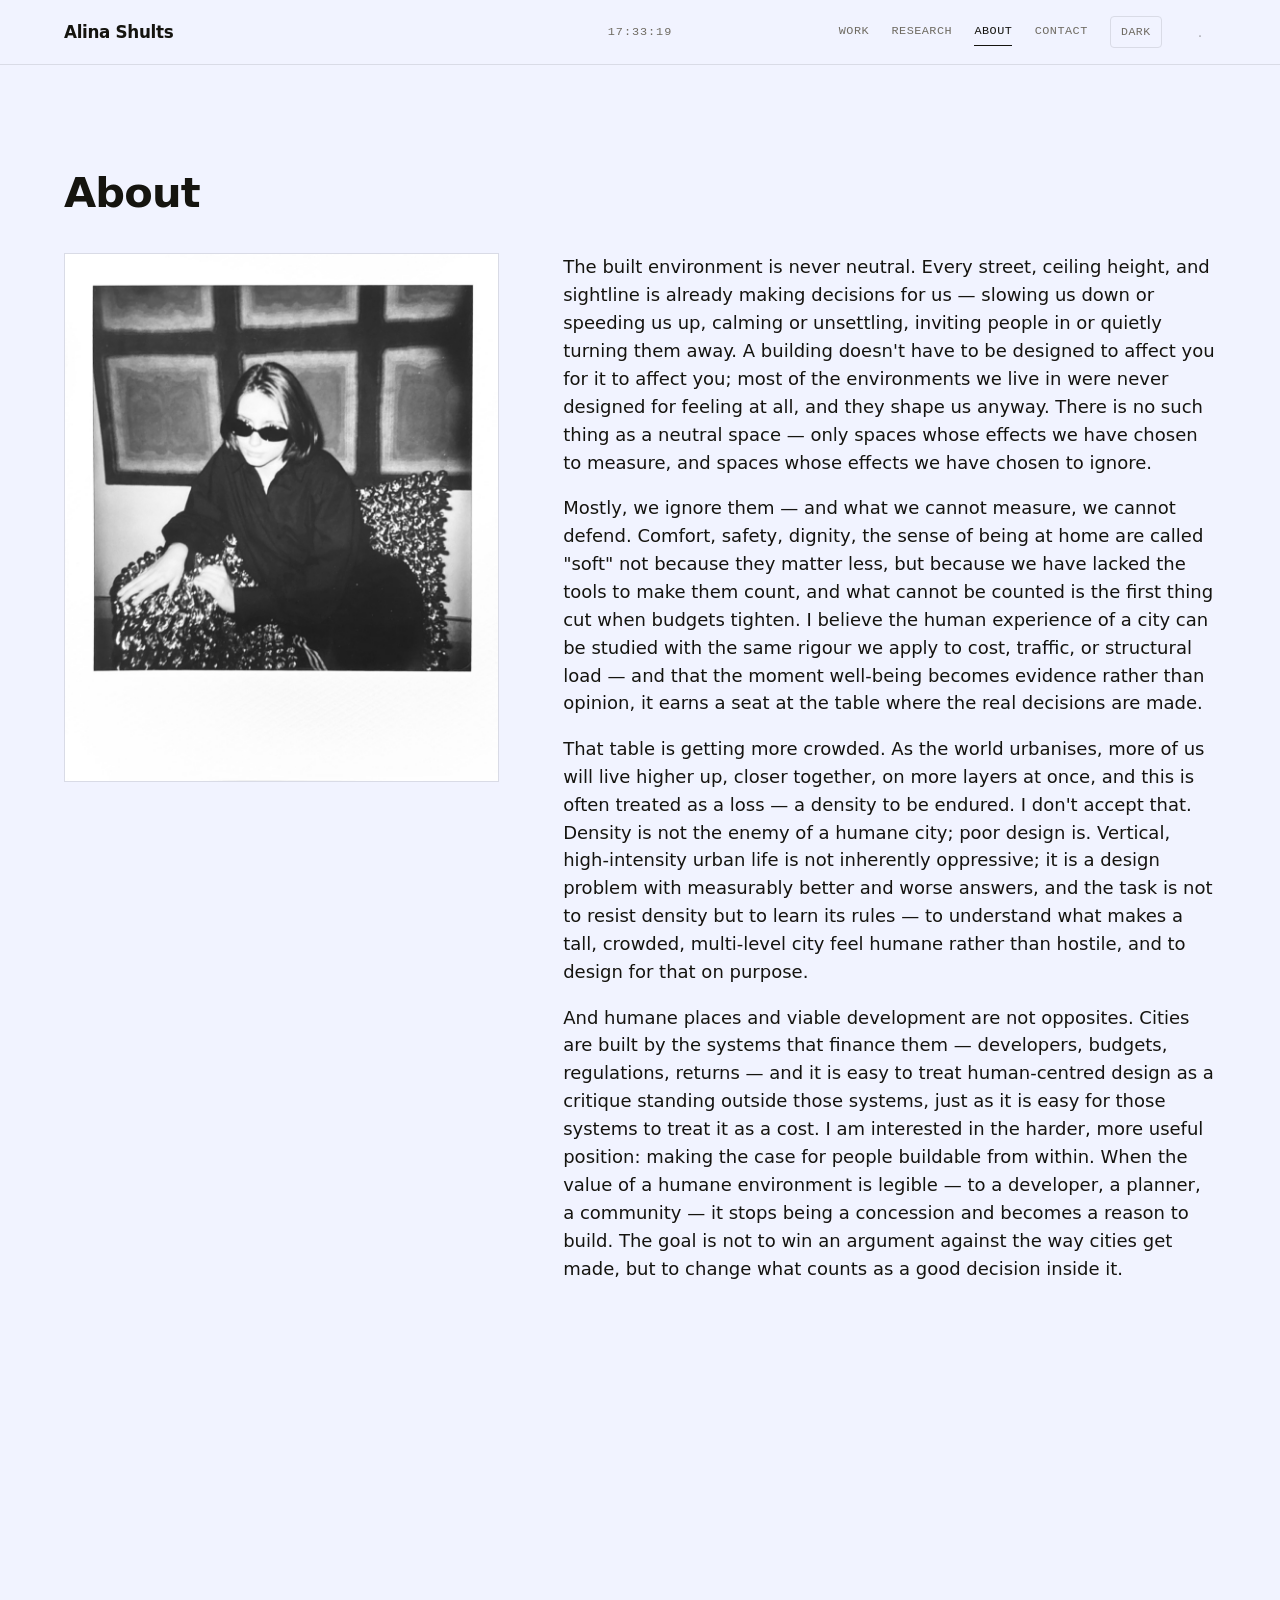
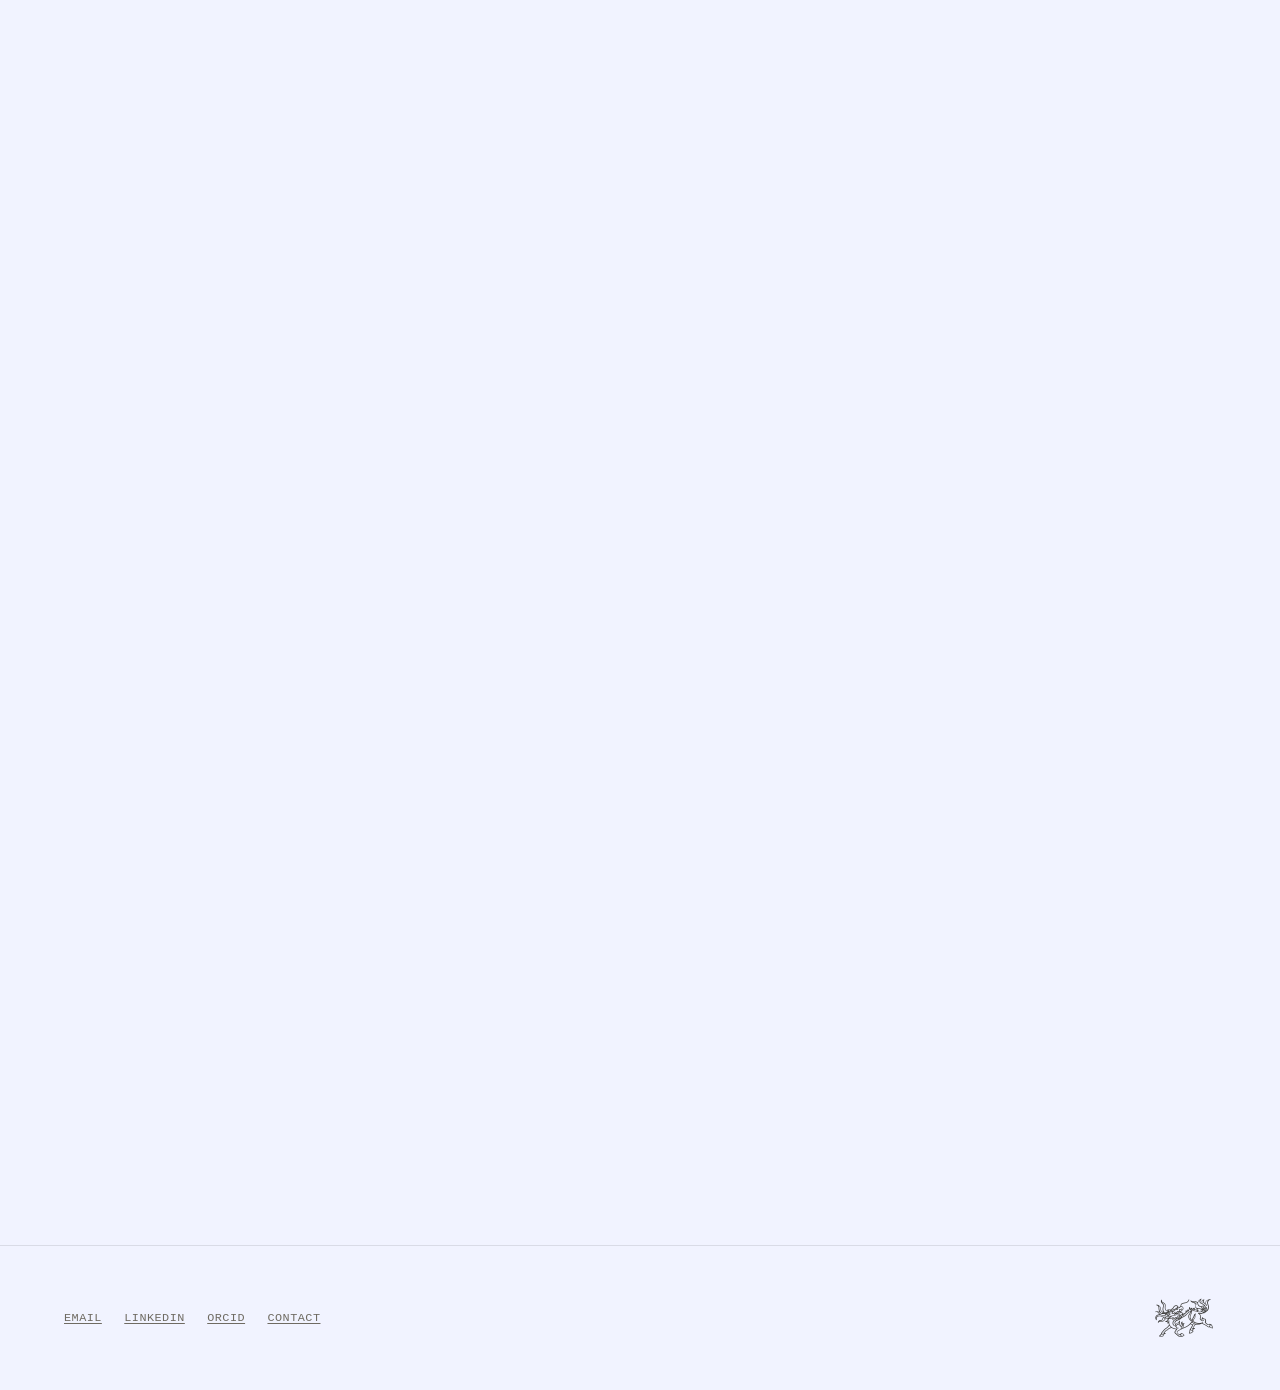
<file: about.html>
<!doctype html>
<html lang="en" data-page="about">
<head>
<meta charset="utf-8">
<meta name="viewport" content="width=device-width, initial-scale=1">
<meta http-equiv="Content-Security-Policy" content="default-src 'self'; script-src 'self'; style-src 'self' https://fonts.googleapis.com; font-src https://fonts.gstatic.com; img-src 'self' data:; connect-src 'self'; base-uri 'none'; form-action 'none'">
<meta name="referrer" content="strict-origin-when-cross-origin">
<link rel="icon" href="favicon.ico" sizes="any">
<link rel="icon" type="image/png" sizes="32x32" href="assets/img/icon-32.png">
<link rel="icon" type="image/png" sizes="16x16" href="assets/img/icon-16.png">
<link rel="apple-touch-icon" href="assets/img/icon-180.png">
<title>About — Alina Shults</title>
<meta name="description" content="Alina Shults — Hong Kong–based urban designer and researcher. Bio, education, awards, experience, skills.">
<link rel="canonical" href="https://alinashults.com/about.html">
<meta name="theme-color" content="#F1F3FF" media="(prefers-color-scheme: light)">
<meta name="theme-color" content="#121110" media="(prefers-color-scheme: dark)">
<meta property="og:type" content="website">
<meta property="og:title" content="About — Alina Shults">
<meta property="og:description" content="Alina Shults — Hong Kong–based urban designer and researcher. Bio, education, awards, experience, skills.">
<meta property="og:url" content="https://alinashults.com/about.html">
<meta property="og:image" content="https://alinashults.com/assets/img/og.jpg">
<meta name="twitter:card" content="summary_large_image">
<link rel="preconnect" href="https://fonts.googleapis.com">
<link rel="preconnect" href="https://fonts.gstatic.com" crossorigin>
<link rel="stylesheet" href="https://fonts.googleapis.com/css2?family=Geist:wght@300;400;500;600&family=Hanken+Grotesk:wght@400;500;600&display=swap">
<link rel="stylesheet" href="https://fonts.googleapis.com/css2?family=Geist+Mono:wght@400;500&family=Space+Mono:wght@400;700&display=swap">
<link rel="stylesheet" href="assets/css/style.css?v=5">
<script defer src="assets/js/main.js"></script>
</head>
<body>
<a class="skip-link" href="#main">Skip to content</a>
<header class="site-header">
  <div class="wrap site-header__row">
    <a class="wordmark" href="index.html" aria-label="Alina Shults — home">Alina Shults</a>
    <button class="nav-toggle" type="button" data-nav-toggle aria-controls="nav" aria-expanded="false">Menu</button>
    <nav class="nav" id="nav" aria-label="Primary">
      <a href="work.html">Work</a>
      <a href="research.html">Research</a>
      <a href="about.html" aria-current="page">About</a>
      <a href="contact.html">Contact</a>
      <button class="theme-toggle" type="button" data-theme-toggle aria-pressed="false"><span data-theme-label>Dark</span></button>
    </nav>
  </div>
</header>
<main id="main">

  <section class="wrap section" data-reveal>
    <h1 class="sec-title">About</h1>
    <div class="about-lede">
      <figure class="portrait">
        <img src="assets/img/portrait.jpg" alt="Portrait of Alina Shults" width="900" height="1094" loading="lazy">
      </figure>
      <div class="prose">
        <p>The built environment is never neutral. Every street, ceiling height, and sightline is already making decisions for us — slowing us down or speeding us up, calming or unsettling, inviting people in or quietly turning them away. A building doesn't have to be designed to affect you for it to affect you; most of the environments we live in were never designed for feeling at all, and they shape us anyway. There is no such thing as a neutral space — only spaces whose effects we have chosen to measure, and spaces whose effects we have chosen to ignore.</p>
        <p>Mostly, we ignore them — and what we cannot measure, we cannot defend. Comfort, safety, dignity, the sense of being at home are called "soft" not because they matter less, but because we have lacked the tools to make them count, and what cannot be counted is the first thing cut when budgets tighten. I believe the human experience of a city can be studied with the same rigour we apply to cost, traffic, or structural load — and that the moment well-being becomes evidence rather than opinion, it earns a seat at the table where the real decisions are made.</p>
        <p>That table is getting more crowded. As the world urbanises, more of us will live higher up, closer together, on more layers at once, and this is often treated as a loss — a density to be endured. I don't accept that. Density is not the enemy of a humane city; poor design is. Vertical, high-intensity urban life is not inherently oppressive; it is a design problem with measurably better and worse answers, and the task is not to resist density but to learn its rules — to understand what makes a tall, crowded, multi-level city feel humane rather than hostile, and to design for that on purpose.</p>
        <p>And humane places and viable development are not opposites. Cities are built by the systems that finance them — developers, budgets, regulations, returns — and it is easy to treat human-centred design as a critique standing outside those systems, just as it is easy for those systems to treat it as a cost. I am interested in the harder, more useful position: making the case for people buildable from within. When the value of a humane environment is legible — to a developer, a planner, a community — it stops being a concession and becomes a reason to build. The goal is not to win an argument against the way cities get made, but to change what counts as a good decision inside it.</p>
      </div>
    </div>
  </section>

  <section class="wrap section" data-reveal>
    <div class="sec-head"><h2 class="sec-title">Education</h2></div>
    <div class="rows">
      <div class="row2"><span class="when">2025–2026</span><span class="what"><a href="https://www.hku.hk/" target="_blank" rel="noopener">The University of Hong Kong</a> — Master of Urban Design (MUDP)</span><span class="where">Recipient of the International Scholarship for Taught Postgraduate Studies, DUPAD.</span></div>
      <div class="row2"><span class="when">2024</span><span class="what"><a href="https://www.cityu.edu.hk/" target="_blank" rel="noopener">City University of Hong Kong</a> — Exchange programme</span><span class="where">Semester I.</span></div>
      <div class="row2"><span class="when">2020–2025</span><span class="what"><a href="https://www.hse.ru/en/" target="_blank" rel="noopener">HSE University, Moscow</a> — BSc Urban Planning</span><span class="where">Programme ranked #34 worldwide in Urban &amp; Regional Development (EduRank); ranked #2 of 73 in the cohort.</span></div>
      <div class="row2"><span class="when">2018–2020</span><span class="what"><a href="https://school.hse.ru/" target="_blank" rel="noopener">HSE Lyceum, Moscow</a> — Social Sciences &amp; Economics</span><span class="where"></span></div>
      <div class="row2"><span class="when">2016–2018</span><span class="what"><a href="https://lycuz2.mskobr.ru/" target="_blank" rel="noopener">Lyceum "Vtoraya Shkola" (Second School), Moscow</a></span><span class="where"></span></div>
    </div>
    <p class="itemdesc">School olympiads (HSE Lyceum): Winner — HSE Higher Test (Vysshaya Proba) in Social Studies · St Petersburg State University Olympiad · Financial University Olympiad. Prize-winner — All-Russian School Olympiad in Social Studies · HSE Higher Test in Sociology, Philosophy &amp; Political Science.</p>
  </section>

  <section class="wrap section" data-reveal>
    <div class="sec-head"><h2 class="sec-title">Awards &amp; honours</h2></div>
    <ul class="list-rule">
      <li><span class="itemtitle">International Scholarship for Taught Postgraduate Studies (HKU, DUPAD)</span></li>
      <li><span class="itemtitle">Presidential grant (Russia) for outstanding research achievement</span></li>
      <li><span class="itemtitle">Winner, HSE University Student Research Paper Competition, 2024</span></li>
      <li><span class="itemtitle">Member, Hong Kong Sociological Association</span></li>
      <li><span class="itemtitle">Scientific Curator and member, "Republic of Scientists," HSE</span></li>
      <li><span class="itemtitle">Teaching assistant, Computer Graphics; mentor — "Vysshiy Pilotazh" (2023) and the All-Russian School Case Championship in Economics &amp; Entrepreneurship (2024)</span></li>
    </ul>
  </section>

  <section class="wrap section" data-reveal>
    <div class="sec-head"><h2 class="sec-title">Experience</h2></div>
    <div class="rows">
      <div class="row2"><span class="when">Nov 2025 – present</span><span class="what">Research Assistant II · The University of Hong Kong, Hong Kong</span><span class="where">Literature review; data collection and analysis of night street-view imagery.</span></div>
      <div class="row2"><span class="when">Mar–Oct 2025</span><span class="what">Business Assistant · DAL.TEAM, Moscow</span><span class="where">Analysis and optimisation of internal processes; automation; building and maintaining AI agents for internal workflows.</span></div>
      <div class="row2"><span class="when">Jun–Aug 2024</span><span class="what">Analyst · IND Architects, Moscow</span><span class="where">Desk research and sociological interviews; analysis; analytical notes and reports.</span></div>
      <div class="row2"><span class="when">Oct 2023 – Mar 2024</span><span class="what">Analyst Assistant · CM-International, Moscow</span><span class="where">Urban data from open sources; analysis and visualisation in QGIS; functional programming and territorial vision; research reports.</span></div>
      <div class="row2"><span class="when">Oct 2023 – Jan 2024</span><span class="what">Sociologist · DAL.TEAM, Moscow</span><span class="where">Desk and field research: surveys, questionnaires, in-depth and expert interviews, photo-documentation, pedestrian/traffic counts; analytical reports.</span></div>
      <div class="row2"><span class="when">Aug–Sep 2023</span><span class="what">Analyst Trainee · KB Strelka, Moscow</span><span class="where">Economic and market analysis; synthesis of Russian and international practice; deliverables in text and graphics.</span></div>
      <div class="row2"><span class="when">Nov 2022 – Mar 2023</span><span class="what">Trainee, Studio "Planning &amp; Analysis of Historical Territories" · Genplan Institute of Moscow</span><span class="where">Planning concepts and documentation; development-potential studies; research databases. Summer practice (Jul–Aug 2023): an educational-cluster project in Kislovodsk.</span></div>
      <div class="row2"><span class="when">Oct 2021 – Aug 2023</span><span class="what">Assistant Analyst, urban mobility · STEP Transport Design, Moscow</span><span class="where">Field and desk research on transport systems and public-space use; presenting to architects, designers, and transport modellers.</span></div>
    </div>
  </section>

  <section class="wrap section" data-reveal>
    <div class="sec-head"><h2 class="sec-title">Skills &amp; tools</h2></div>
    <div class="grid2">
      <div>
        <p class="label">GIS &amp; spatial</p>
        <ul class="chips"><li class="chip">QGIS</li><li class="chip">MapInfo</li><li class="chip">space syntax</li><li class="chip">remote sensing (Landsat)</li><li class="chip">isochrones</li><li class="chip">OD-matrices</li><li class="chip">catchment analysis</li><li class="chip">cartography</li></ul>
      </div>
      <div>
        <p class="label">Design</p>
        <ul class="chips"><li class="chip">Adobe InDesign</li><li class="chip">Photoshop</li><li class="chip">Figma</li><li class="chip">AutoCAD</li><li class="chip">Rhino</li><li class="chip">Tilda</li></ul>
      </div>
      <div>
        <p class="label">Data &amp; research</p>
        <ul class="chips"><li class="chip">Python</li><li class="chip">ATLAS.ti</li><li class="chip">Voyant</li><li class="chip">experimental design</li><li class="chip">EEG</li><li class="chip">statistics (rm-ANOVA, LMM, FDR)</li></ul>
      </div>
      <div>
        <p class="label">AI &amp; building</p>
        <ul class="chips"><li class="chip">building &amp; deploying AI agents</li><li class="chip">spatial-AI product design</li><li class="chip">NL → map interfaces</li><li class="chip">OpenStreetMap / Overpass</li><li class="chip">Hong Kong CSDI</li></ul>
      </div>
      <div>
        <p class="label">Languages</p>
        <ul class="chips"><li class="chip">English (C1)</li><li class="chip">Russian (native)</li><li class="chip">German (A1)</li></ul>
      </div>
    </div>
  </section>

  <section class="wrap section" data-reveal>
    <div class="sec-head"><h2 class="sec-title">Volunteering</h2></div>
    <div class="volunteer">
      <a href="https://homeless.ru/en/" target="_blank" rel="noopener">Nochlezhka</a>
      <a href="https://www.sakharov-center.ru/" target="_blank" rel="noopener">Sakharov Center</a>
      <a href="https://www.golosinfo.org/" target="_blank" rel="noopener">Golos</a>
    </div>
  </section>

  <section class="wrap section" data-reveal>
    <div class="sec-head"><h2 class="sec-title">Curriculum vitae</h2></div>
    <p class="prose"><a href="assets/cv/alina-shults-cv.pdf">Download CV (PDF) →</a></p>
  </section>

  <section class="wrap section cta-band" data-reveal>
    <div class="skybits" aria-hidden="true"><canvas></canvas></div>
    <h2 class="sec-title">Let's build something for cities.</h2>
    <p class="lead">Open to collaborations, talks, and publications — based in Hong Kong.</p>
    <div class="cta">
      <a class="btn btn--primary" href="mailto:shultsalinavivien@gmail.com">Email me →</a>
      <a class="btn" href="contact.html">Contact details</a>
    </div>
  </section>

</main>
<footer class="site-footer">
  <div class="wrap site-footer__row">
    <nav class="foot-links" aria-label="Contact and profiles">
      <a href="mailto:shultsalinavivien@gmail.com">Email</a>
      <a href="https://hk.linkedin.com/in/alina-vivienne-shults-5b706b327" rel="me noopener" target="_blank">LinkedIn</a>
      <a href="https://orcid.org/0009-0008-7900-9839" rel="me noopener" target="_blank">ORCID</a>
      <a href="contact.html">Contact</a>
    </nav>
  </div>
</footer>
</body>
</html>
</file>
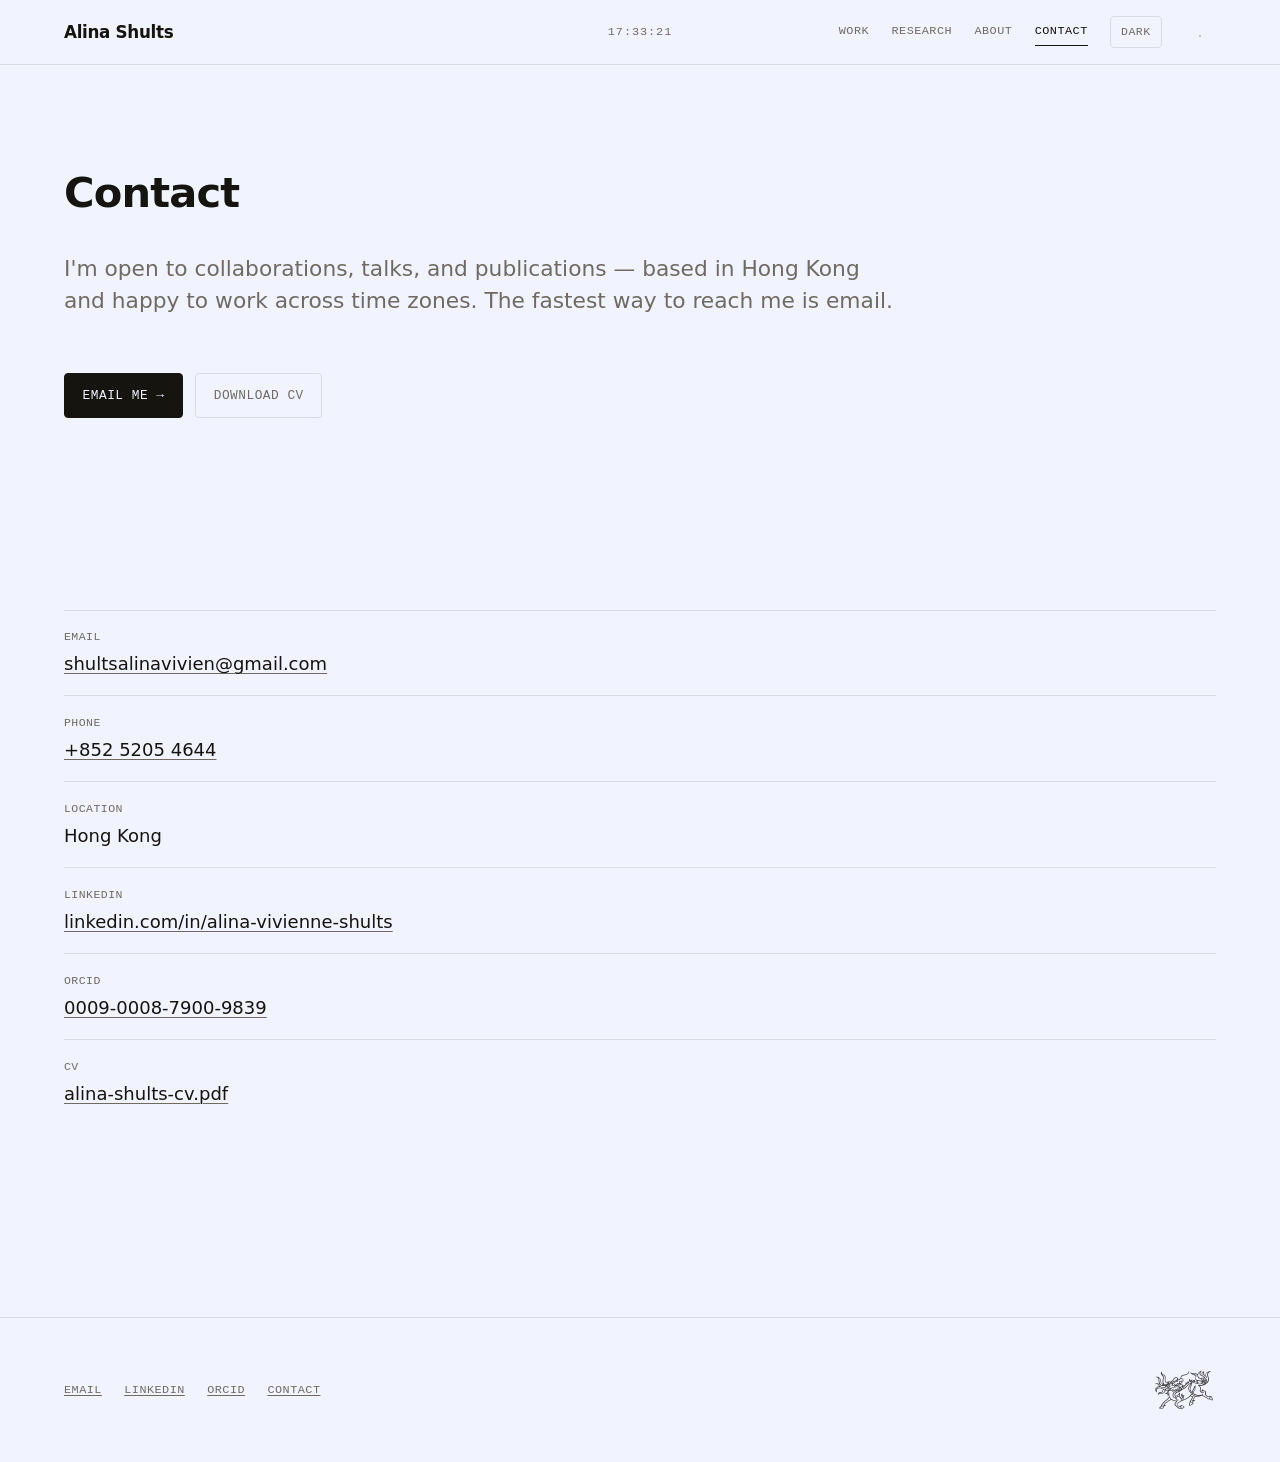
<file: contact.html>
<!doctype html>
<html lang="en" data-page="contact">
<head>
<meta charset="utf-8">
<meta name="viewport" content="width=device-width, initial-scale=1">
<meta http-equiv="Content-Security-Policy" content="default-src 'self'; script-src 'self'; style-src 'self' https://fonts.googleapis.com; font-src https://fonts.gstatic.com; img-src 'self' data:; connect-src 'self'; base-uri 'none'; form-action 'none'">
<meta name="referrer" content="strict-origin-when-cross-origin">
<link rel="icon" href="favicon.ico" sizes="any">
<link rel="icon" type="image/png" sizes="32x32" href="assets/img/icon-32.png">
<link rel="icon" type="image/png" sizes="16x16" href="assets/img/icon-16.png">
<link rel="apple-touch-icon" href="assets/img/icon-180.png">
<title>Contact — Alina Shults</title>
<meta name="description" content="Contact Alina Shults — email, phone, LinkedIn, ORCID. Hong Kong.">
<link rel="canonical" href="https://alinashults.com/contact.html">
<meta name="theme-color" content="#F1F3FF" media="(prefers-color-scheme: light)">
<meta name="theme-color" content="#121110" media="(prefers-color-scheme: dark)">
<meta property="og:type" content="website">
<meta property="og:title" content="Contact — Alina Shults">
<meta property="og:description" content="Contact Alina Shults — email, phone, LinkedIn, ORCID. Hong Kong.">
<meta property="og:url" content="https://alinashults.com/contact.html">
<meta property="og:image" content="https://alinashults.com/assets/img/og.jpg">
<meta name="twitter:card" content="summary_large_image">
<link rel="preconnect" href="https://fonts.googleapis.com">
<link rel="preconnect" href="https://fonts.gstatic.com" crossorigin>
<link rel="stylesheet" href="https://fonts.googleapis.com/css2?family=Geist:wght@300;400;500;600&family=Hanken+Grotesk:wght@400;500;600&display=swap">
<link rel="stylesheet" href="https://fonts.googleapis.com/css2?family=Geist+Mono:wght@400;500&family=Space+Mono:wght@400;700&display=swap">
<link rel="stylesheet" href="assets/css/style.css?v=5">
<script defer src="assets/js/main.js"></script>
</head>
<body>
<a class="skip-link" href="#main">Skip to content</a>
<header class="site-header">
  <div class="wrap site-header__row">
    <a class="wordmark" href="index.html" aria-label="Alina Shults — home">Alina Shults</a>
    <button class="nav-toggle" type="button" data-nav-toggle aria-controls="nav" aria-expanded="false">Menu</button>
    <nav class="nav" id="nav" aria-label="Primary">
      <a href="work.html">Work</a>
      <a href="research.html">Research</a>
      <a href="about.html">About</a>
      <a href="contact.html" aria-current="page">Contact</a>
      <button class="theme-toggle" type="button" data-theme-toggle aria-pressed="false"><span data-theme-label>Dark</span></button>
    </nav>
  </div>
</header>
<main id="main">

  <section class="wrap section" data-reveal>
    <h1 class="sec-title">Contact</h1>
    <p class="lead">I'm open to collaborations, talks, and publications — based in Hong Kong and happy to work across time zones. The fastest way to reach me is email.</p>
    <div class="cta">
      <a class="btn btn--primary" href="mailto:shultsalinavivien@gmail.com">Email me →</a>
      <a class="btn" href="assets/cv/alina-shults-cv.pdf">Download CV</a>
    </div>
  </section>

  <section class="wrap section" data-reveal>
    <div class="rows">
      <div class="row2">
        <span class="when">Email</span>
        <span class="what"><a href="mailto:shultsalinavivien@gmail.com">shultsalinavivien@gmail.com</a></span>
      </div>
      <div class="row2">
        <span class="when">Phone</span>
        <span class="what"><a href="tel:+85252054644">+852 5205 4644</a></span>
      </div>
      <div class="row2">
        <span class="when">Location</span>
        <span class="what">Hong Kong</span>
      </div>
      <div class="row2">
        <span class="when">LinkedIn</span>
        <span class="what"><a href="https://hk.linkedin.com/in/alina-vivienne-shults-5b706b327" target="_blank" rel="noopener">linkedin.com/in/alina-vivienne-shults</a></span>
      </div>
      <div class="row2">
        <span class="when">ORCID</span>
        <span class="what"><a href="https://orcid.org/0009-0008-7900-9839" target="_blank" rel="noopener">0009-0008-7900-9839</a></span>
      </div>
      <div class="row2">
        <span class="when">CV</span>
        <span class="what"><a href="assets/cv/alina-shults-cv.pdf">alina-shults-cv.pdf</a></span>
      </div>
    </div>
  </section>

</main>
<footer class="site-footer">
  <div class="wrap site-footer__row">
    <nav class="foot-links" aria-label="Contact and profiles">
      <a href="mailto:shultsalinavivien@gmail.com">Email</a>
      <a href="https://hk.linkedin.com/in/alina-vivienne-shults-5b706b327" rel="me noopener" target="_blank">LinkedIn</a>
      <a href="https://orcid.org/0009-0008-7900-9839" rel="me noopener" target="_blank">ORCID</a>
      <a href="contact.html">Contact</a>
    </nav>
  </div>
</footer>
</body>
</html>
</file>
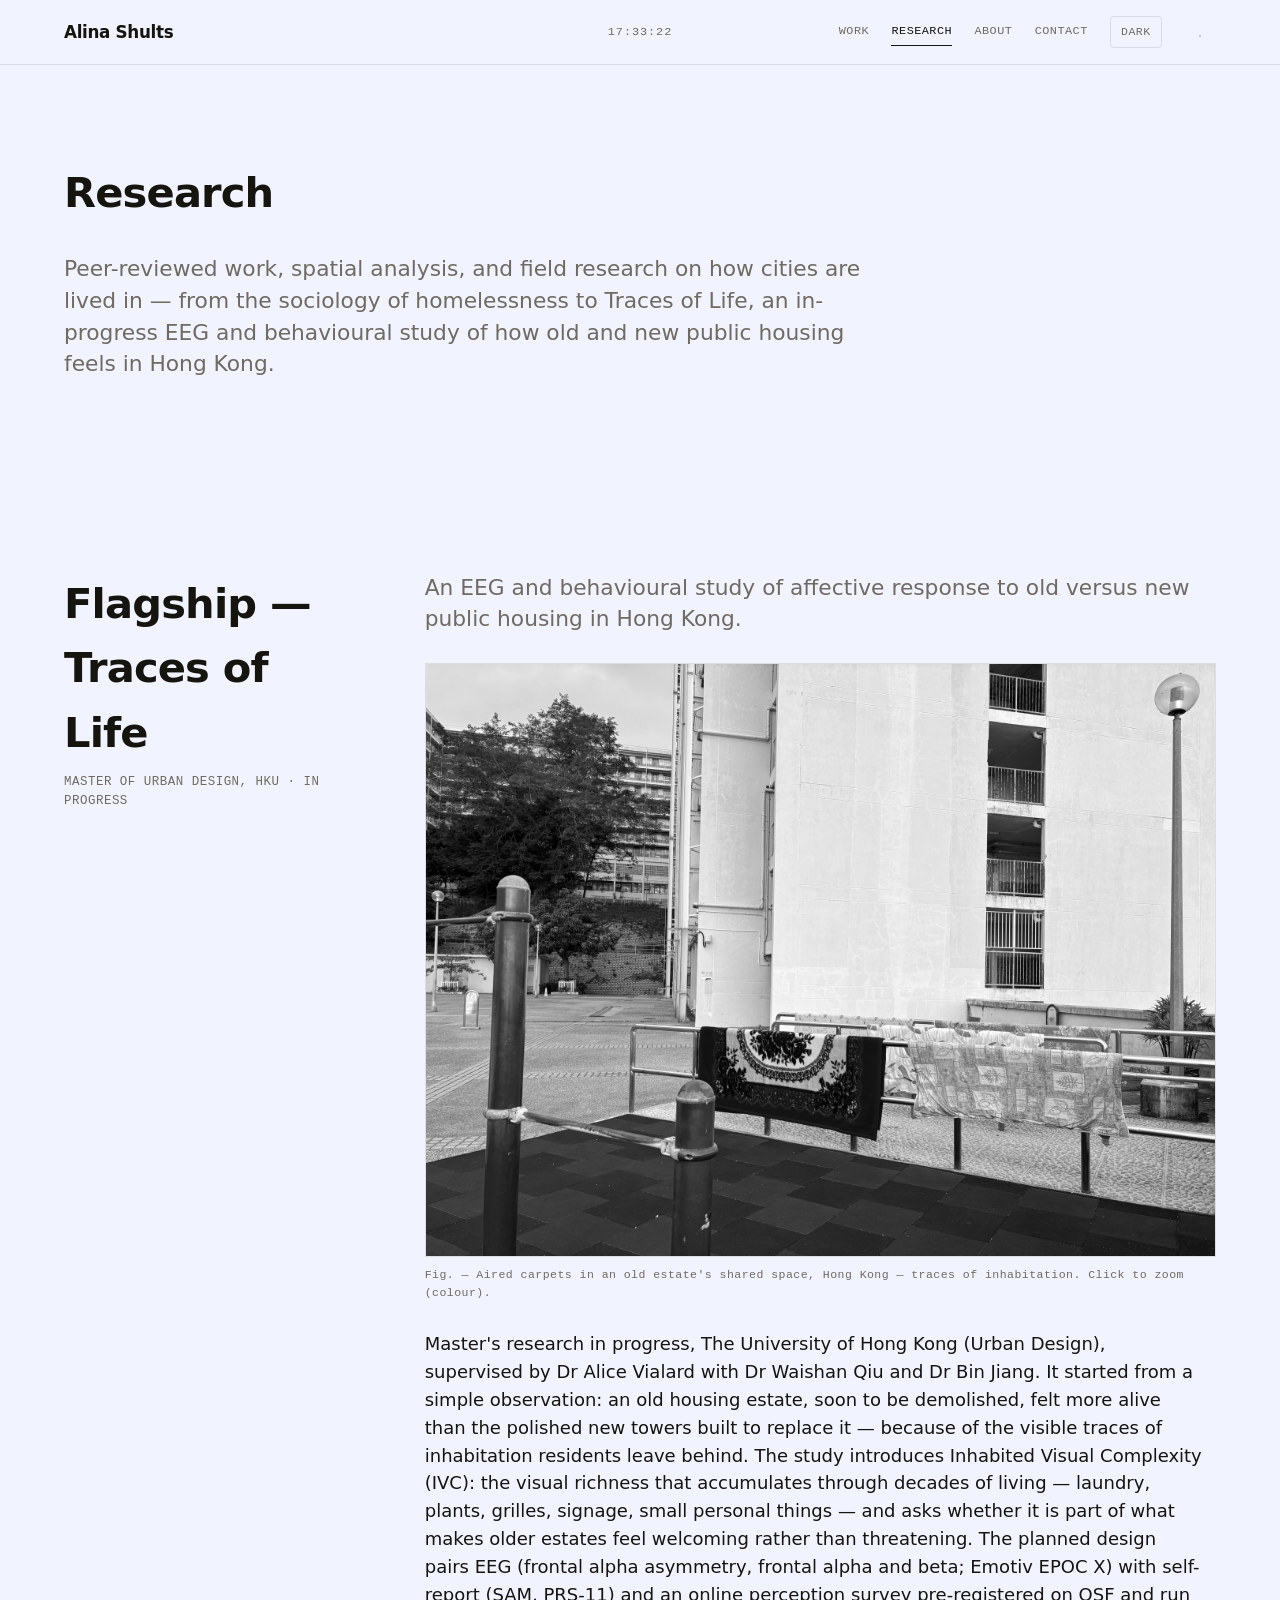
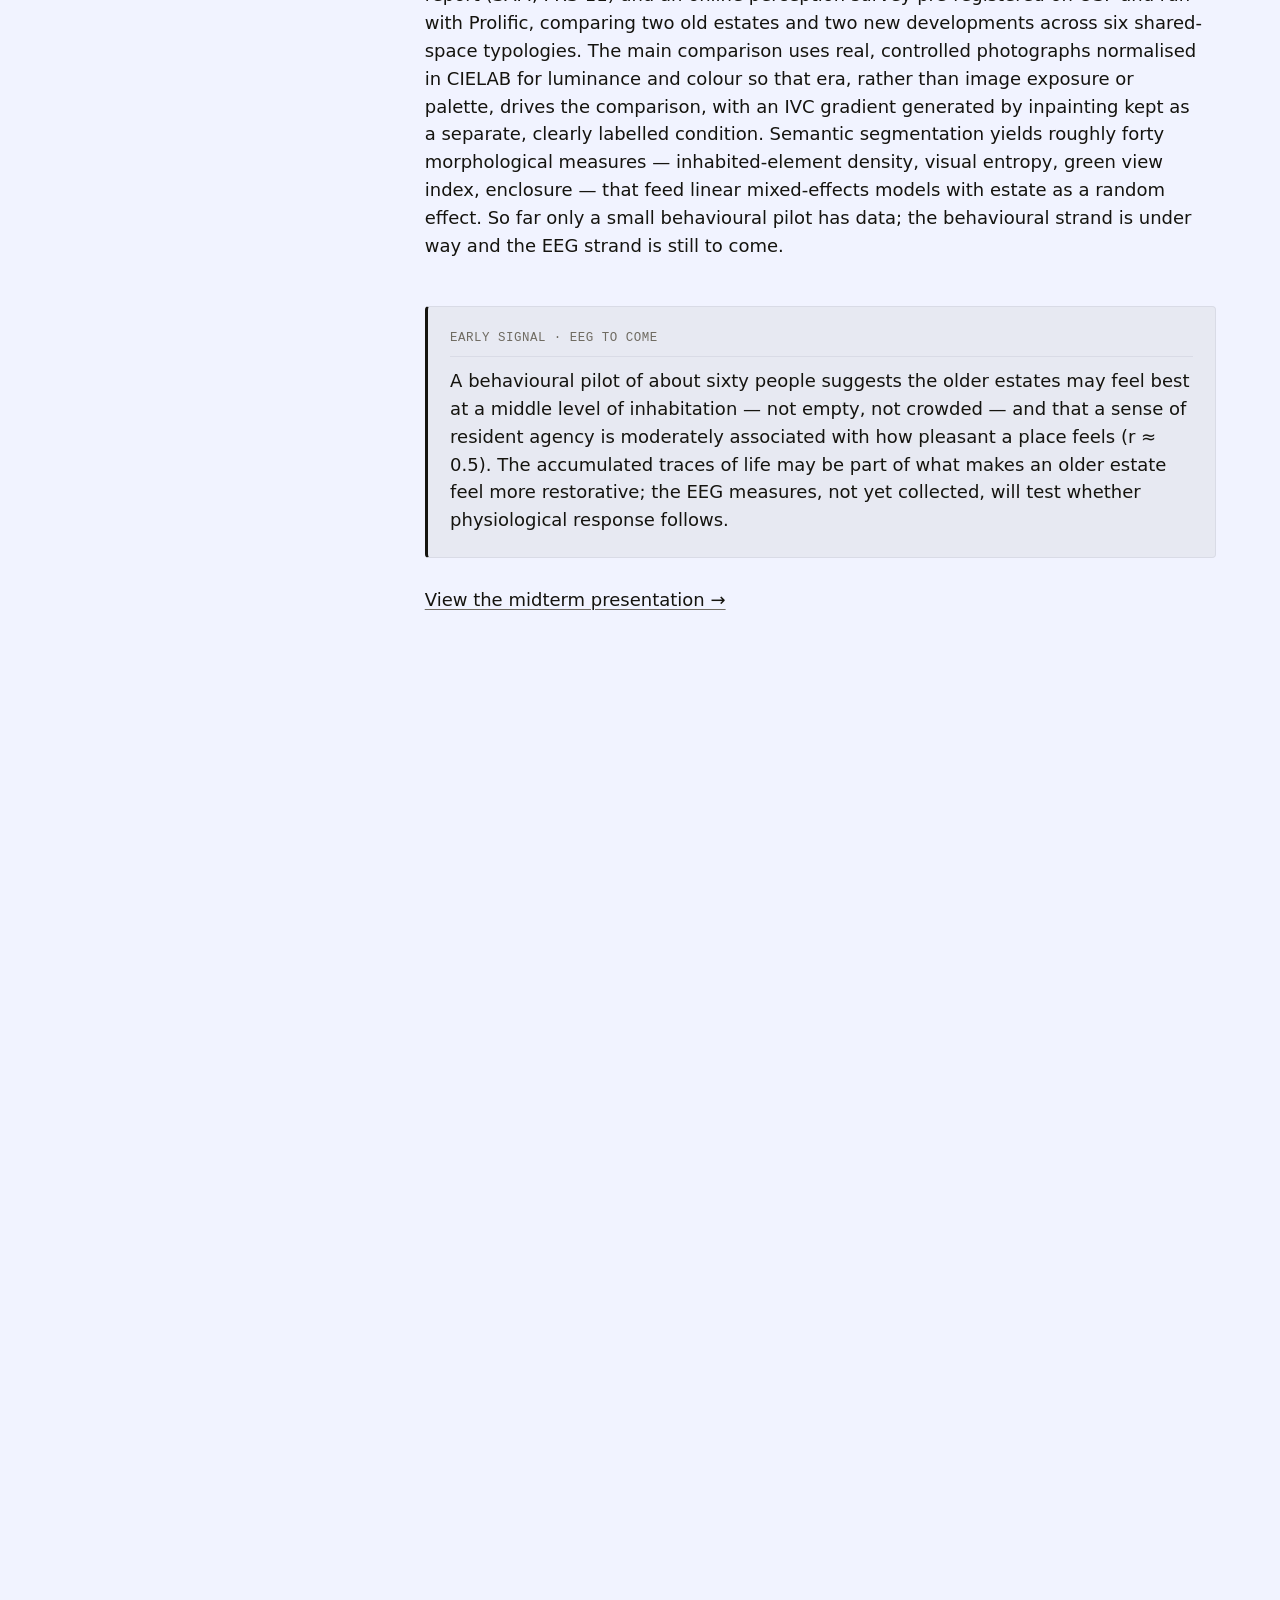
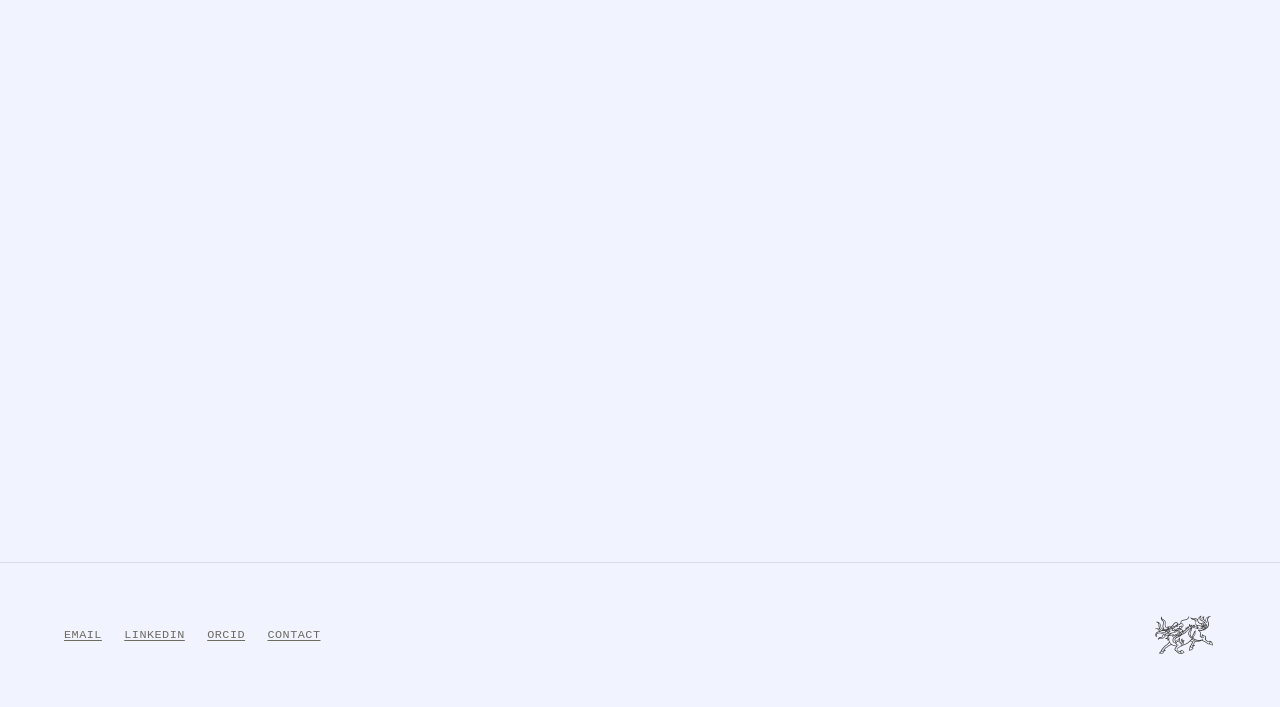
<file: research.html>
<!doctype html>
<html lang="en" data-page="research">
<head>
<meta charset="utf-8">
<meta name="viewport" content="width=device-width, initial-scale=1">
<meta http-equiv="Content-Security-Policy" content="default-src 'self'; script-src 'self'; style-src 'self' https://fonts.googleapis.com; font-src https://fonts.gstatic.com; img-src 'self' data:; connect-src 'self'; base-uri 'none'; form-action 'none'">
<meta name="referrer" content="strict-origin-when-cross-origin">
<link rel="icon" href="favicon.ico" sizes="any">
<link rel="icon" type="image/png" sizes="32x32" href="assets/img/icon-32.png">
<link rel="icon" type="image/png" sizes="16x16" href="assets/img/icon-16.png">
<link rel="apple-touch-icon" href="assets/img/icon-180.png">
<title>Research — Alina Shults</title>
<meta name="description" content="Traces of Life: an in-progress EEG and behavioural study of how old vs new public housing feels in Hong Kong, plus spatial analysis, field research, and publications.">
<link rel="canonical" href="https://alinashults.com/research.html">
<meta name="theme-color" content="#F1F3FF" media="(prefers-color-scheme: light)">
<meta name="theme-color" content="#121110" media="(prefers-color-scheme: dark)">
<meta property="og:type" content="website">
<meta property="og:title" content="Research — Alina Shults">
<meta property="og:description" content="Traces of Life: an in-progress EEG and behavioural study of how old vs new public housing feels in Hong Kong, plus spatial analysis, field research, and publications.">
<meta property="og:url" content="https://alinashults.com/research.html">
<meta property="og:image" content="https://alinashults.com/assets/img/og.jpg">
<meta name="twitter:card" content="summary_large_image">
<link rel="preconnect" href="https://fonts.googleapis.com">
<link rel="preconnect" href="https://fonts.gstatic.com" crossorigin>
<link rel="stylesheet" href="https://fonts.googleapis.com/css2?family=Geist:wght@300;400;500;600&family=Hanken+Grotesk:wght@400;500;600&display=swap">
<link rel="stylesheet" href="https://fonts.googleapis.com/css2?family=Geist+Mono:wght@400;500&family=Space+Mono:wght@400;700&display=swap">
<link rel="stylesheet" href="assets/css/style.css?v=5">
<script defer src="assets/js/main.js"></script>
</head>
<body>
<a class="skip-link" href="#main">Skip to content</a>
<header class="site-header">
  <div class="wrap site-header__row">
    <a class="wordmark" href="index.html" aria-label="Alina Shults — home">Alina Shults</a>
    <button class="nav-toggle" type="button" data-nav-toggle aria-controls="nav" aria-expanded="false">Menu</button>
    <nav class="nav" id="nav" aria-label="Primary">
      <a href="work.html">Work</a>
      <a href="research.html" aria-current="page">Research</a>
      <a href="about.html">About</a>
      <a href="contact.html">Contact</a>
      <button class="theme-toggle" type="button" data-theme-toggle aria-pressed="false"><span data-theme-label>Dark</span></button>
    </nav>
  </div>
</header>
<main id="main">

  <section class="wrap section" data-reveal>
    <h1 class="sec-title">Research</h1>
    <p class="lead">Peer-reviewed work, spatial analysis, and field research on how cities are lived in — from the sociology of homelessness to Traces of Life, an in-progress EEG and behavioural study of how old and new public housing feels in Hong Kong.</p>
  </section>

  <section class="wrap section" id="eeg" data-reveal>
    <div class="sec-head">
      <h2 class="sec-title">Flagship — Traces of Life</h2>
      <span class="label">Master of Urban Design, HKU · in progress</span>
    </div>
    <div class="proj-body">
    <p class="lead">An EEG and behavioural study of affective response to old versus new public housing in Hong Kong.</p>
    <figure class="board">
      <img src="assets/img/traces/traces-1.jpg" data-zoom="assets/img/traces/traces-1.jpg" width="2000" height="1500" loading="lazy" alt="Traces of Life — carpets aired over a railing in the shared space of a Hong Kong public housing estate; everyday traces of inhabitation">
      <figcaption class="figcap">Fig. — Aired carpets in an old estate's shared space, Hong Kong — traces of inhabitation. Click to zoom (colour).</figcaption>
    </figure>
    <div class="prose">
      <p>Master's research in progress, The University of Hong Kong (Urban Design), supervised by Dr Alice Vialard with Dr Waishan Qiu and Dr Bin Jiang. It started from a simple observation: an old housing estate, soon to be demolished, felt more alive than the polished new towers built to replace it — because of the visible traces of inhabitation residents leave behind. The study introduces Inhabited Visual Complexity (IVC): the visual richness that accumulates through decades of living — laundry, plants, grilles, signage, small personal things — and asks whether it is part of what makes older estates feel welcoming rather than threatening. The planned design pairs EEG (frontal alpha asymmetry, frontal alpha and beta; Emotiv EPOC X) with self-report (SAM, PRS-11) and an online perception survey pre-registered on OSF and run with Prolific, comparing two old estates and two new developments across six shared-space typologies. The main comparison uses real, controlled photographs normalised in CIELAB for luminance and colour so that era, rather than image exposure or palette, drives the comparison, with an IVC gradient generated by inpainting kept as a separate, clearly labelled condition. Semantic segmentation yields roughly forty morphological measures — inhabited-element density, visual entropy, green view index, enclosure — that feed linear mixed-effects models with estate as a random effect. So far only a small behavioural pilot has data; the behavioural strand is under way and the EEG strand is still to come.</p>
    </div>
    <aside class="callout">
      <p class="case-step__label">Early signal · EEG to come</p>
      <p>A behavioural pilot of about sixty people suggests the older estates may feel best at a middle level of inhabitation — not empty, not crowded — and that a sense of resident agency is moderately associated with how pleasant a place feels (r ≈ 0.5). The accumulated traces of life may be part of what makes an older estate feel more restorative; the EEG measures, not yet collected, will test whether physiological response follows.</p>
    </aside>
    <div class="prose">
      <p><a href="https://shultsalinavivien.github.io/midterm-presentation/" target="_blank" rel="noopener">View the midterm presentation →</a></p>
    </div>
    </div>
  </section>

  <section class="wrap section" data-reveal>
    <hr class="rule-dashed">
    <p class="label">Spatial analysis</p>
    <p class="lead">Two analytical studies that read urban form from data — where heat risk is structured by built form in Hong Kong, and how the legibility of informal Manila has shifted over two decades.</p>
  </section>

  <section class="wrap section" id="urban-heat-island-hong-kong" data-reveal>
    <div class="sec-head"><h2 class="sec-title">Urban Heat Island, Hong Kong</h2><span class="label">Health impact assessment · 2024</span></div>
    <div class="proj-body">
    <p class="lead">A health-impact assessment built end-to-end from satellite remote sensing.</p>
    <figure class="board">
      <img src="assets/img/boards/hongkong.jpg" data-zoom="assets/img/boards/hongkong.jpg" width="1024" height="768" loading="lazy" alt="Urban Heat Island, Hong Kong — analytical board: land-surface temperature and UHII grids, the remote-sensing pipeline, and built-environment indicators (building height, FAR, coverage)">
      <figcaption class="figcap">Fig. — LST &amp; UHII analysis. QGIS · Python · Landsat. Click to zoom (colour).</figcaption>
    </figure>
    <div class="prose"><p>A health-impact assessment of Hong Kong's urban heat island, built end-to-end from satellite remote sensing. Using summer Landsat 8/9 imagery (C02/T1 L2, Jun–Sep 2023), the analysis derives land-surface temperature and Urban Heat Island Intensity on a 500×500 m grid, then links the thermal burden to built-environment indicators — mean building height, floor-area ratio, and building coverage — showing where heat risk is structured by urban form rather than isolated hotspots.</p></div>
    <p class="itemmeta">Tools: QGIS · Python · Landsat remote sensing · Proof: full analytical board</p>
    </div>
  </section>

  <section class="wrap section" id="space-syntax-manila" data-reveal>
    <div class="sec-head"><h2 class="sec-title">Space Syntax, Manila</h2><span class="label">Spatial analysis · 2025</span></div>
    <div class="proj-body">
    <p class="lead">Informal settlements across 2004, 2014, and 2025.</p>
    <figure class="board">
      <img src="assets/img/boards/manila.jpg" data-zoom="assets/img/boards/manila.jpg" width="1024" height="768" loading="lazy" alt="Space Syntax, Manila — analytical board: multi-year satellite imagery, QGIS vectorized layers, and connectivity, intelligibility, and local/global integration maps across 2004, 2014, 2025">
      <figcaption class="figcap">Fig. — Integration &amp; intelligibility maps. QGIS. Click to zoom (colour).</figcaption>
    </figure>
    <div class="prose"><p>A spatiotemporal space-syntax study of three of Manila's informal settlements — Barangay 176, Bagong Silang, and Payatas — across 2004, 2014, and 2025. Satellite imagery is vectorized in QGIS and analysed for connectivity, intelligibility, and local and global integration, tracing how the structure and legibility of informal urban fabric shift over two decades.</p></div>
    <p class="itemmeta">Tools: QGIS · space-syntax analysis · Proof: full analytical board</p>
    </div>
  </section>

  <section class="wrap section" data-reveal>
    <div class="sec-head">
      <h2 class="sec-title">Research themes</h2>
    </div>
    <ul class="list-rule">
      <li>
        <div class="itemhead"><span class="itemtitle">Homelessness &amp; the city ("home")</span></div>
        <p class="itemdesc">Sole-authored, peer-reviewed study of how people experiencing homelessness inhabit Moscow; talks at the Hong Kong Sociological Association (2024) and the Vysokovsky Forum (2023). The domain through-line.</p>
      </li>
      <li>
        <div class="itemhead"><span class="itemtitle">Ethnicity &amp; social structure (Dagestan)</span></div>
        <p class="itemdesc">Co-authored, peer-reviewed work on the rules regulating ethnic-category membership; how humour encodes social structure.</p>
      </li>
      <li>
        <div class="itemhead"><span class="itemtitle">Urban environment &amp; wellbeing (Krasnodar)</span></div>
        <p class="itemdesc">How environmental quality relates to citizens' wellbeing (conference paper, 2023).</p>
      </li>
      <li>
        <div class="itemhead"><span class="itemtitle">Transport systems</span></div>
        <p class="itemdesc">Drivers of tram and trolleybus development in Russian cities (conference paper, 2023).</p>
      </li>
      <li>
        <div class="itemhead"><span class="itemtitle">Night street-view imagery (HKU)</span></div>
        <p class="itemdesc">Ongoing data work on night-time street-view images.</p>
      </li>
    </ul>
  </section>

  <section class="wrap section expeditions" data-reveal>
    <div class="sec-head">
      <h2 class="sec-title">Research expeditions</h2>
      <span class="label">Ethnographic fieldwork · 2021–2023</span>
      <svg class="ru-map" viewBox="0 0 1000 561.8" aria-hidden="true" preserveAspectRatio="xMidYMid meet"><g class="ru-regions"><path class="ru-land" d="M535.2 479.8 536.4 477.9 540.2 476.6 540.5 475.0 542.3 475.2 543.7 474.2 545.0 475.9 544.6 477.9 546.4 480.0 553.2 484.3 555.6 487.4 557.9 488.6 557.6 489.9 559.5 489.0 563.0 489.7 564.8 492.8 568.8 495.2 569.1 499.3 570.2 500.2 572.1 499.4 573.9 500.0 574.2 504.2 577.4 501.9 580.8 501.6 581.4 500.9 580.6 496.9 588.8 493.2 592.9 485.8 606.8 472.2 608.8 464.6 612.7 456.1 613.1 454.8 608.8 453.7 609.8 452.0 609.8 448.2 609.0 447.0 609.6 444.9 607.7 441.3 608.7 438.4 608.6 435.5 609.5 434.1 611.2 434.3 611.7 433.5 611.4 432.7 609.5 433.2 607.7 430.2 606.6 430.3 605.7 429.3 606.8 426.5 606.1 425.8 608.4 424.4 608.9 424.8 611.4 422.6 614.0 422.7 614.5 419.9 615.7 418.5 619.6 420.0 620.9 419.1 624.0 419.5 625.1 418.3 625.9 414.8 628.3 417.5 630.4 416.5 631.6 417.7 632.9 417.4 634.7 415.6 635.5 418.1 636.8 419.1 640.3 419.2 641.4 418.2 643.7 418.8 644.5 419.9 646.2 417.1 648.2 417.4 648.6 416.4 650.6 416.2 651.0 412.9 652.0 411.7 651.2 411.2 651.5 410.0 655.7 408.9 656.6 406.8 658.9 406.5 659.9 407.6 656.1 411.8 656.5 414.5 655.7 416.4 657.6 416.3 658.9 417.8 658.1 418.5 658.4 419.9 660.1 421.7 660.2 424.0 661.4 424.6 661.6 428.1 663.0 431.6 664.8 432.1 666.7 431.1 672.0 435.9 672.7 437.9 672.2 441.9 670.6 442.4 670.8 443.2 668.0 443.2 663.9 445.6 661.2 449.3 660.4 452.3 657.5 454.1 657.2 455.6 653.6 457.6 653.5 458.8 652.3 459.4 654.5 464.1 656.7 464.7 656.5 466.2 658.4 466.1 657.2 471.9 655.2 473.0 653.9 475.6 650.3 476.2 648.7 478.3 645.6 478.6 644.6 480.8 642.7 479.8 641.8 480.2 639.7 484.9 634.3 488.4 632.1 492.7 625.9 492.2 623.3 494.9 621.6 495.4 621.5 496.5 620.1 496.5 618.4 494.6 617.4 496.0 614.8 495.4 614.9 496.6 613.9 496.8 613.1 498.9 614.9 500.6 613.1 501.6 612.9 505.0 611.2 505.9 612.5 507.4 617.1 508.8 614.2 510.8 613.1 510.7 612.4 512.2 611.1 512.1 611.0 513.2 609.4 514.7 609.9 517.1 605.3 517.4 601.1 513.5 598.4 513.1 596.3 514.0 592.3 512.4 587.4 512.4 586.2 513.6 584.3 513.5 583.5 514.5 579.9 515.2 577.9 517.6 575.2 517.1 574.2 518.0 570.2 517.2 569.6 515.4 567.2 515.9 564.7 514.6 563.7 512.3 561.6 511.0 560.7 509.2 559.6 501.7 554.6 500.0 553.4 500.6 550.8 498.8 548.8 498.6 547.0 496.9 540.4 496.3 539.4 494.5 535.3 493.6 535.5 492.8 534.1 492.8 533.0 490.8 531.7 490.5 531.8 489.3 530.3 489.4 530.1 487.3 532.9 483.2 532.0 482.0 532.4 480.7 532.8 480.2 535.2 481.1 535.2 479.8Z"></path><path class="ru-land" d="M32.0 360.1 33.5 361.4 32.6 362.1 32.7 363.4 34.7 366.6 36.2 367.2 36.0 368.1 31.2 368.1 31.7 370.2 33.0 370.5 31.4 373.1 30.2 374.1 28.0 373.1 24.0 376.0 23.1 375.7 18.4 370.1 18.4 367.1 16.5 364.4 15.7 360.4 17.5 358.5 22.2 357.9 23.2 356.5 25.2 360.1 24.1 360.4 24.2 361.2 25.5 362.3 28.7 362.5 30.0 361.9 30.0 360.0 32.0 360.1Z"></path><path class="ru-land" d="M975.9 446.1 976.8 446.4 976.5 448.0 975.0 449.3 974.4 448.3 975.9 446.1ZM967.5 456.9 966.9 456.1 966.1 456.9 964.8 455.8 965.7 451.6 964.7 444.9 965.1 443.9 967.3 443.8 968.7 442.0 968.8 443.6 966.7 447.0 966.4 449.1 967.0 452.5 966.0 454.3 967.5 456.9ZM971.8 439.8 970.8 440.2 970.0 437.8 970.8 437.9 970.2 437.0 971.1 435.4 969.5 434.8 970.7 434.0 971.0 430.3 969.9 429.3 971.2 428.8 970.9 427.0 971.7 425.7 970.1 423.5 972.5 424.2 973.9 423.1 974.6 417.5 976.6 416.2 977.8 418.3 975.0 422.9 974.2 428.2 972.1 429.7 972.9 431.3 971.8 439.8ZM979.8 341.8 978.4 341.4 977.2 337.3 977.8 337.0 978.6 339.0 980.2 340.2 979.8 341.8ZM918.8 409.0 915.9 407.0 909.3 405.9 904.2 408.7 902.6 413.2 904.4 415.6 907.3 425.5 910.2 430.4 913.7 432.5 918.2 433.4 921.6 436.7 924.0 436.7 925.1 435.4 929.9 439.6 931.2 444.5 929.7 442.4 925.6 439.7 924.4 439.7 921.5 441.8 919.9 440.6 919.0 441.9 918.9 444.1 921.8 453.5 919.5 452.8 918.4 450.9 914.2 447.3 912.3 440.7 907.2 435.2 906.1 429.8 902.9 426.4 897.2 423.1 897.3 421.2 893.4 413.2 887.0 404.2 882.3 399.5 881.3 394.9 877.1 391.7 872.2 390.8 873.1 390.5 873.0 389.7 870.7 389.3 867.2 384.4 866.7 381.0 863.5 375.0 859.7 371.4 859.1 372.1 861.6 367.8 862.8 369.6 864.0 368.9 864.4 366.1 863.1 365.7 863.2 366.5 862.0 365.4 862.7 364.6 861.1 361.2 855.3 359.2 857.1 358.0 857.1 355.9 861.6 357.9 863.2 361.3 869.7 365.7 874.5 370.4 880.5 381.5 881.7 382.0 880.6 380.7 883.9 382.8 897.6 394.9 908.5 402.1 910.9 404.7 913.4 406.3 917.1 406.6 919.3 408.5 918.8 409.0ZM976.2 317.8 975.5 318.7 974.2 318.7 974.3 315.3 975.6 316.0 976.2 317.8ZM976.8 330.0 975.3 331.0 972.7 328.8 974.5 325.2 972.8 320.6 972.7 319.2 973.7 318.5 976.2 320.6 975.9 321.8 977.2 324.8 976.1 328.1 976.8 330.0ZM985.5 384.6 984.1 384.3 985.0 383.3 984.4 378.5 985.1 377.8 985.5 384.6ZM980.6 411.5 979.7 412.3 979.1 407.8 979.9 407.0 979.9 400.8 982.0 398.1 982.0 404.5 980.6 411.5Z"></path><path class="ru-land" d="M91.9 271.3 95.5 272.9 95.1 274.0 96.3 274.1 96.1 276.3 97.6 276.0 98.6 276.8 99.2 278.2 98.2 279.1 99.3 281.8 101.8 283.2 102.1 284.9 104.8 288.5 105.0 289.4 103.1 290.3 103.5 291.3 106.9 293.5 108.5 299.2 109.7 298.4 110.2 299.2 110.3 300.0 109.3 300.4 110.7 301.7 110.8 304.6 109.5 307.9 108.0 306.6 106.0 306.5 103.0 302.0 100.4 302.6 97.9 301.2 96.4 301.9 94.4 300.7 94.6 304.5 92.9 304.8 92.0 306.7 88.6 306.9 88.3 308.3 85.2 307.4 81.7 308.5 79.8 306.8 78.2 306.9 76.8 303.7 73.9 302.0 73.7 300.5 74.7 299.1 73.4 295.9 74.6 294.4 76.1 294.3 76.5 292.1 77.8 291.2 77.5 290.5 78.4 290.5 78.9 288.8 80.4 289.2 81.2 287.7 81.6 288.2 80.8 285.0 81.9 285.0 81.3 283.9 82.5 283.2 83.4 284.1 84.7 282.9 84.6 281.9 83.1 281.7 82.7 279.4 83.4 278.7 84.8 279.1 84.5 276.9 86.0 276.7 85.6 276.1 87.1 275.0 87.5 272.9 90.7 274.6 90.4 273.5 92.4 272.4 91.5 271.8 91.9 271.3Z"></path><path class="ru-land" d="M369.8 369.8 370.7 369.5 370.4 368.7 375.7 366.2 376.5 362.9 378.1 362.5 379.1 361.1 379.6 361.5 381.5 360.0 384.8 360.6 387.7 353.6 389.4 351.9 389.3 350.3 389.9 349.2 392.0 348.9 391.8 347.2 392.9 346.7 393.7 344.8 397.2 346.6 398.5 348.2 399.5 347.7 401.9 348.9 403.5 348.6 403.7 349.8 406.5 349.5 407.1 352.5 412.3 353.6 416.0 352.8 418.0 354.1 417.9 355.7 422.8 357.1 424.2 359.3 426.1 358.5 426.3 357.1 432.1 354.2 434.4 354.5 436.8 357.9 438.9 358.1 439.2 359.1 440.7 365.8 438.9 368.0 438.1 370.5 438.5 371.8 443.9 373.2 451.6 373.9 454.4 375.4 454.5 378.2 456.7 378.9 458.3 385.0 463.3 385.3 462.8 386.4 464.1 389.3 460.7 390.6 456.6 395.2 456.5 399.4 456.9 400.9 460.8 402.7 461.8 404.0 464.9 404.6 464.6 409.2 463.0 409.0 462.9 410.7 462.2 411.1 462.0 410.4 461.3 411.2 460.8 410.6 459.2 414.1 457.4 415.0 458.8 415.7 456.6 419.9 455.6 418.9 449.7 421.8 449.6 420.1 447.7 420.7 448.0 420.0 446.5 419.5 446.6 420.8 445.8 421.2 444.2 420.8 442.8 419.1 440.4 419.9 440.3 418.6 439.4 418.6 438.3 420.2 433.6 422.3 434.2 423.4 431.0 422.5 428.8 423.7 428.3 422.8 423.6 424.3 422.9 423.0 420.9 423.1 417.3 427.2 416.0 426.8 416.2 426.1 414.5 425.6 416.4 423.7 415.6 421.8 416.4 420.8 415.3 420.2 416.1 419.2 415.1 418.6 417.5 416.1 416.6 414.4 414.3 414.3 413.6 415.7 404.3 415.5 402.9 410.8 395.6 410.3 392.8 402.2 385.5 397.1 385.9 396.5 375.2 392.8 369.9 389.8 369.7 387.4 368.9 387.2 369.1 383.7 368.0 383.3 369.7 379.3 367.3 375.7 368.9 375.0 368.3 372.8 371.0 372.1 369.8 369.8Z"></path><path class="ru-land" d="M369.9 389.8 375.2 392.8 385.9 396.5 385.5 397.1 392.8 402.2 395.6 410.3 402.9 410.8 404.3 415.5 413.6 415.7 414.3 414.3 416.6 414.4 417.5 416.1 415.1 418.6 416.1 419.2 415.3 420.2 416.4 420.8 415.6 421.8 416.4 423.7 414.6 425.3 415.1 426.3 416.0 426.0 415.9 426.7 417.3 427.2 420.9 423.1 422.9 423.0 423.6 424.3 425.3 424.0 424.2 425.6 425.5 431.2 423.9 432.6 425.9 434.2 424.9 435.3 425.5 436.3 424.3 438.5 425.6 441.3 423.9 442.2 424.7 446.5 421.7 447.2 418.5 449.3 417.0 448.2 413.9 449.0 413.8 448.3 411.6 448.0 410.2 450.0 409.4 450.0 409.5 447.9 408.7 447.9 403.9 450.8 401.4 453.5 401.8 454.2 398.9 451.9 399.5 451.1 396.6 450.2 396.2 448.7 397.7 446.5 396.5 445.9 395.3 446.6 396.1 445.1 392.9 442.9 392.6 439.1 391.4 439.2 391.4 440.6 388.5 440.9 388.2 441.7 384.4 441.4 384.5 442.2 382.5 442.7 382.4 443.7 378.0 444.7 372.3 443.3 371.7 443.3 371.4 445.0 369.0 444.8 368.3 444.2 368.6 442.6 366.0 442.4 366.8 444.0 365.5 444.0 364.7 446.0 357.5 432.5 357.6 430.7 359.0 431.8 360.0 431.5 361.5 430.1 361.1 428.8 362.7 428.8 362.6 428.2 360.2 429.0 357.2 427.7 356.4 428.8 351.8 429.1 353.9 423.6 354.7 424.0 355.3 423.3 355.4 422.0 354.4 422.0 354.8 420.1 353.9 419.9 354.4 418.4 353.0 417.9 354.0 417.1 353.6 411.2 356.0 409.7 355.0 408.7 356.0 408.5 355.4 406.7 357.4 407.3 357.2 405.6 361.8 403.4 366.1 404.4 365.2 402.0 366.1 400.1 364.0 399.7 366.5 397.7 368.6 397.3 369.9 389.8Z"></path><path class="ru-land" d="M377.4 211.3 375.9 211.9 374.9 213.9 376.0 214.1 377.9 216.5 377.1 218.7 377.6 220.0 376.8 221.0 374.8 221.4 372.8 220.0 371.4 220.0 370.3 221.9 366.0 222.1 365.7 224.0 363.7 224.3 363.4 225.4 362.2 224.0 360.4 224.2 357.8 225.4 356.8 227.2 349.8 227.2 348.4 228.1 341.9 223.6 340.7 223.6 341.3 223.2 319.7 207.4 315.3 203.9 309.2 196.9 306.1 197.5 305.3 196.4 303.8 198.2 287.4 195.7 284.0 192.0 279.6 193.7 277.3 191.4 276.3 186.1 274.2 183.4 272.6 178.4 272.5 174.0 275.7 173.3 276.2 171.5 278.3 170.6 279.3 167.2 278.6 165.9 279.0 164.6 284.8 162.2 286.8 160.0 287.5 160.6 287.2 159.8 291.1 156.8 292.0 149.6 293.3 153.8 297.4 158.1 298.9 161.8 298.5 160.7 297.7 166.6 295.1 170.3 289.4 166.2 287.8 167.4 285.6 167.0 283.9 168.3 284.6 172.2 282.9 177.3 285.3 178.9 285.2 179.8 289.2 181.8 289.5 182.7 291.7 181.5 292.7 180.0 296.0 178.5 297.1 176.7 301.2 178.5 302.2 180.4 301.7 178.7 303.0 177.6 303.1 176.1 303.5 178.1 305.7 179.0 317.8 179.0 319.2 180.3 316.8 179.2 315.5 179.6 322.8 181.7 321.5 181.8 322.5 183.4 320.6 183.8 321.3 184.9 323.9 184.5 324.1 182.3 323.4 181.7 332.5 182.9 335.2 185.0 330.7 183.0 331.9 184.5 328.9 186.1 327.9 189.0 326.7 189.6 326.7 188.5 326.0 189.0 325.6 187.8 323.8 188.1 326.6 191.4 328.9 191.1 323.5 193.6 329.0 191.9 329.4 194.7 330.7 192.9 334.5 191.9 338.0 192.9 342.3 198.1 344.0 197.4 345.9 197.9 345.1 197.0 346.3 197.8 347.3 196.9 352.2 197.6 353.9 198.8 352.0 198.4 352.8 201.7 352.3 202.6 351.0 202.0 349.7 202.6 348.7 204.7 350.3 207.4 352.6 206.6 353.2 204.1 354.4 203.6 356.4 205.1 359.7 204.1 360.4 205.4 361.9 194.6 363.3 193.8 364.9 194.7 366.8 192.9 368.5 195.4 374.6 200.6 377.9 205.3 379.4 209.5 378.2 209.7 377.4 211.3ZM312.1 170.2 310.1 166.8 311.4 164.8 315.9 161.5 318.4 161.2 320.1 162.1 321.4 167.3 320.6 170.0 320.8 169.2 319.9 168.9 315.5 170.4 311.3 168.8 312.1 170.2ZM361.3 189.5 360.8 187.8 359.9 188.1 360.2 182.5 360.6 181.9 361.8 183.6 361.4 181.3 362.0 181.9 363.3 181.1 364.7 181.4 364.6 185.6 365.8 191.0 364.5 193.6 362.8 193.3 362.5 192.3 361.9 192.9 360.6 190.9 361.8 190.5 361.6 189.1 361.3 189.5Z"></path><path class="ru-land" d="M821.6 163.5 825.1 161.5 827.7 165.8 829.6 167.2 832.9 165.5 834.9 165.4 836.0 164.2 841.0 165.2 844.5 161.8 847.2 161.3 849.6 162.2 853.3 159.2 854.5 159.3 856.0 156.7 857.5 158.3 860.5 158.3 860.4 160.0 861.7 161.5 860.7 162.2 860.7 163.5 864.1 165.0 864.2 166.8 867.0 166.8 868.6 168.1 868.5 170.4 869.8 170.4 871.3 171.9 871.0 175.0 872.5 176.2 877.2 175.5 877.7 177.0 881.3 179.3 880.5 183.1 882.6 181.9 883.9 183.1 883.4 184.4 885.6 184.5 887.0 185.6 888.4 190.4 887.4 190.7 888.4 191.2 887.8 191.4 888.9 194.2 889.4 200.2 890.9 202.3 890.0 202.6 889.8 204.2 889.1 203.9 889.8 206.9 887.3 204.6 885.9 201.5 884.9 202.7 885.2 205.4 884.4 205.6 883.3 203.0 881.6 202.1 880.8 202.8 881.4 201.6 880.6 201.8 879.6 197.7 878.1 196.6 877.9 195.3 875.8 194.0 875.5 196.2 876.4 198.2 875.7 200.4 872.6 199.3 870.6 200.7 871.0 202.5 868.6 205.2 868.8 207.0 865.7 209.4 866.2 211.1 865.0 215.7 868.2 218.7 868.1 224.5 870.2 227.2 869.5 227.4 869.4 235.9 872.1 242.7 871.6 242.0 870.8 243.3 874.6 245.4 873.1 245.3 874.6 247.7 875.6 247.1 875.1 245.7 876.4 246.7 877.0 246.2 875.1 245.4 876.2 244.4 877.7 244.4 878.3 243.2 880.9 243.4 882.5 245.2 880.6 246.7 881.2 247.5 878.7 248.2 878.3 249.3 879.2 250.4 878.4 252.1 876.2 252.0 873.7 253.3 874.5 255.3 873.2 257.2 874.2 259.2 872.0 260.5 870.0 260.4 870.7 260.6 869.8 261.9 870.2 263.6 867.1 267.5 863.3 266.0 864.5 263.6 867.2 261.7 868.2 258.9 866.5 259.0 864.6 261.0 862.7 259.7 860.7 259.8 857.9 262.3 859.1 263.2 858.3 264.3 857.9 263.8 856.7 264.9 857.2 262.9 856.4 264.0 855.2 263.8 849.3 266.5 848.1 270.3 850.4 271.1 849.0 272.6 847.8 271.9 847.8 273.4 848.9 274.4 849.9 273.1 851.0 274.9 850.1 274.8 848.2 277.0 846.2 275.9 844.2 278.0 844.8 279.8 843.6 280.0 843.8 281.2 839.4 282.4 839.9 281.3 839.3 280.1 837.6 277.3 835.7 276.1 834.5 275.9 833.9 277.3 831.6 275.9 830.8 276.4 828.5 275.5 826.6 278.5 823.8 278.2 823.6 277.0 822.4 276.8 822.8 271.4 825.2 270.6 823.1 267.5 823.8 265.8 822.8 265.5 823.0 264.8 819.6 260.9 814.3 258.5 811.0 258.3 808.9 259.0 809.5 260.0 808.9 260.9 806.5 262.0 805.5 261.6 804.5 262.7 804.8 260.5 804.1 259.6 804.8 258.3 802.8 256.4 803.9 254.4 797.4 248.5 794.9 241.3 793.2 240.0 795.0 236.7 793.8 232.8 797.0 231.3 799.3 231.5 798.7 230.3 799.4 228.4 801.1 230.1 803.3 229.5 802.0 225.4 799.1 224.5 799.3 222.1 802.1 222.0 803.3 220.4 805.1 219.8 805.6 215.8 807.7 215.7 808.3 217.4 810.2 217.9 812.3 217.1 812.6 216.4 811.1 215.0 813.6 212.0 814.4 212.0 813.8 210.7 815.2 208.1 817.3 208.8 818.2 207.2 816.5 206.0 816.8 202.4 813.3 201.6 811.4 198.6 813.0 193.5 808.5 188.8 809.5 186.5 810.9 186.9 811.4 185.9 810.1 183.5 808.8 183.8 808.1 181.8 808.5 180.7 810.7 180.5 811.0 178.7 812.5 178.3 813.4 176.6 815.7 176.4 817.2 175.0 816.5 172.6 819.7 172.8 820.0 173.5 822.0 172.6 821.3 169.0 822.4 166.7 824.1 165.9 822.4 165.1 821.6 163.5Z"></path><path class="ru-land" d="M851.1 486.3 854.4 483.9 852.6 480.6 853.5 480.0 853.4 477.7 856.2 476.0 856.2 474.7 860.0 475.0 860.5 476.8 863.4 474.5 863.3 475.3 866.1 475.5 866.8 474.0 868.6 474.4 871.6 472.2 872.9 467.8 872.1 467.4 871.5 464.5 875.4 463.3 878.1 456.7 876.5 456.0 876.5 454.7 870.7 456.6 871.6 454.6 868.1 454.0 867.9 452.8 869.3 450.3 871.5 449.6 872.9 444.6 874.5 444.4 876.4 446.4 878.0 445.7 878.2 448.3 881.4 448.9 881.6 450.4 880.2 452.7 881.8 452.9 881.9 454.7 884.6 453.2 886.4 453.2 885.5 459.8 887.3 466.5 886.7 468.6 887.6 471.1 887.3 478.3 886.0 482.2 885.9 486.1 884.4 489.9 884.4 496.6 883.4 496.8 883.9 500.8 882.1 503.7 881.7 507.5 882.5 509.3 881.8 510.1 882.3 511.2 881.6 511.3 882.6 512.2 882.3 514.3 881.8 515.2 881.2 514.9 881.8 518.1 876.2 527.8 875.2 531.6 874.5 531.3 873.8 533.2 871.8 534.0 868.5 538.2 867.9 537.4 868.5 537.2 867.0 536.6 866.3 537.0 866.6 538.2 865.8 538.3 864.6 536.7 863.2 538.5 861.0 538.0 860.8 539.7 858.8 535.8 859.3 535.1 857.7 534.1 856.3 538.8 855.1 539.1 856.4 540.2 854.8 540.7 854.9 541.8 854.4 540.9 855.6 535.3 855.1 536.3 854.6 535.8 853.0 536.5 853.0 538.3 853.9 538.2 853.1 538.4 852.7 542.4 851.6 542.9 852.2 543.6 852.9 543.2 852.7 544.8 851.6 545.5 852.5 548.3 850.9 547.4 849.6 549.2 848.2 549.3 849.5 550.4 849.3 553.8 846.6 551.8 846.5 550.1 844.0 550.0 845.7 547.2 849.4 544.5 848.3 537.7 846.3 536.3 844.2 529.8 838.5 522.8 836.4 521.7 837.5 519.7 840.2 518.1 841.4 511.7 842.9 512.3 852.7 510.8 853.2 509.9 853.5 508.4 851.7 505.0 853.4 501.2 851.9 498.7 853.0 496.4 852.8 494.7 851.7 493.8 852.9 491.4 852.0 490.8 852.2 489.7 851.0 489.4 851.1 486.3Z"></path><path class="ru-land" d="M43.7 342.9 46.4 344.9 49.8 350.3 51.7 348.9 52.8 349.7 51.1 351.3 53.0 352.6 57.7 353.3 58.7 359.4 61.1 363.0 59.8 369.5 62.0 374.2 64.0 382.5 63.6 384.6 61.7 385.0 61.3 386.0 57.6 386.2 56.5 385.1 55.1 386.0 56.0 387.0 55.7 388.1 54.3 388.7 52.4 387.3 51.5 387.7 54.1 390.7 50.7 393.1 49.1 391.3 49.9 390.6 48.9 389.5 46.6 391.8 44.8 391.0 45.7 388.8 42.2 385.2 45.1 384.3 43.1 384.1 41.8 380.6 38.5 380.9 37.2 378.6 35.5 378.0 36.5 375.9 36.0 375.3 35.4 375.9 33.2 374.0 32.5 374.5 31.4 373.1 33.0 370.5 31.7 370.2 31.2 368.1 33.1 367.6 35.6 368.5 36.2 367.2 34.7 366.6 32.7 363.4 32.6 362.1 33.5 361.4 31.7 359.3 32.1 356.2 34.6 356.3 36.8 355.0 35.6 353.5 37.3 349.7 35.4 348.3 37.7 344.9 37.2 344.3 39.1 342.8 40.9 345.3 41.8 344.6 42.4 345.4 43.7 342.9Z"></path><path class="ru-land" d="M424.7 446.5 426.3 450.4 428.0 450.4 429.4 453.2 431.2 454.3 432.2 460.0 435.2 462.6 436.2 462.1 435.1 464.5 433.2 465.1 433.1 466.1 436.0 468.6 434.3 471.0 435.2 473.3 436.0 473.5 435.5 474.5 433.0 473.5 432.5 475.3 431.2 474.9 431.6 480.1 428.7 480.0 427.9 481.2 426.5 481.2 426.0 480.0 424.2 479.4 423.1 479.9 423.7 480.4 423.0 482.1 421.8 482.6 421.1 484.2 419.3 484.1 418.7 485.8 416.4 486.4 414.8 485.7 409.2 487.8 408.0 487.3 406.1 489.9 406.2 488.9 404.8 488.6 404.6 489.5 408.9 492.3 408.1 493.4 409.3 494.2 407.6 495.8 404.3 495.6 403.0 491.9 400.0 489.2 397.6 488.6 396.0 490.0 394.0 488.9 393.7 490.0 392.0 491.0 390.4 490.0 388.6 490.2 385.6 488.2 384.6 488.8 382.8 488.3 383.3 485.3 380.3 484.8 381.9 481.5 381.0 481.7 378.5 479.0 377.7 480.3 376.0 480.2 375.5 483.0 372.8 483.3 372.5 484.3 371.6 483.6 371.2 485.0 368.8 467.1 364.7 446.0 365.5 444.0 366.8 444.0 366.0 442.4 368.6 442.6 368.3 444.2 369.0 444.8 371.4 445.0 371.7 443.3 372.3 443.3 378.0 444.7 382.4 443.7 382.5 442.7 384.5 442.2 384.4 441.4 388.2 441.7 388.5 440.9 391.4 440.6 391.4 439.2 392.6 439.1 392.9 442.9 396.1 445.1 395.3 446.6 396.5 445.9 397.7 446.5 396.2 448.7 396.6 450.2 399.5 451.1 398.9 451.9 401.8 454.2 401.4 453.5 403.9 450.8 408.7 447.9 409.5 447.9 409.4 450.0 410.2 450.0 411.6 448.0 413.8 448.3 413.9 449.0 417.0 448.2 418.5 449.3 421.7 447.2 424.7 446.5Z"></path><path class="ru-land" d="M121.0 236.9 124.1 232.4 124.8 235.0 126.2 233.4 128.5 234.9 131.4 232.0 130.9 233.0 132.4 233.4 131.1 238.1 131.1 237.4 128.4 236.7 126.6 237.5 126.3 236.3 125.7 237.5 123.9 238.2 123.0 237.0 121.0 236.9Z"></path><path class="ru-land" d="M446.6 491.4 450.4 490.5 450.4 492.2 452.2 491.5 453.9 492.8 456.6 490.1 458.2 490.4 457.7 487.4 459.1 486.3 459.2 485.1 461.0 484.6 464.1 486.9 464.6 489.3 466.5 488.8 468.0 490.1 472.5 490.5 474.6 492.3 481.4 492.2 485.7 488.6 488.7 487.7 489.7 484.5 492.8 481.6 493.3 479.6 496.5 478.8 497.4 475.3 498.4 474.3 497.8 473.0 500.6 472.2 501.2 472.8 502.7 471.5 504.2 473.0 507.0 471.0 510.0 472.2 511.2 470.0 512.7 471.5 514.5 470.9 515.2 468.7 519.9 470.8 522.3 474.1 525.1 474.3 525.2 475.7 527.6 476.0 527.7 477.9 532.7 477.2 533.8 477.8 533.3 478.9 535.5 480.3 535.2 481.1 532.8 480.2 532.4 480.7 532.0 482.0 532.9 483.2 530.1 487.3 530.2 489.2 531.8 489.3 531.7 490.5 533.0 490.8 532.0 491.2 531.1 494.9 527.6 496.7 526.4 500.5 524.9 500.5 522.8 506.2 524.5 508.6 523.8 509.3 524.2 511.2 527.0 513.7 526.7 516.0 522.9 521.4 521.8 520.3 519.9 521.3 519.4 522.9 516.9 523.7 514.8 521.5 512.6 521.0 511.5 521.7 510.8 520.6 509.8 521.6 508.6 520.1 506.0 520.1 505.0 518.9 502.0 520.8 501.2 519.9 498.1 519.6 497.3 518.3 494.0 518.3 492.3 515.6 491.8 510.6 484.4 509.2 481.8 509.6 480.5 508.4 481.1 506.6 479.2 506.3 477.8 507.5 475.6 504.8 474.6 506.7 470.4 506.4 469.0 508.1 467.3 508.4 466.8 509.7 462.4 509.6 462.2 510.5 460.4 510.8 459.8 512.1 458.3 511.6 456.3 513.0 454.4 513.0 453.3 514.5 449.8 514.8 449.9 511.0 448.0 510.4 450.2 507.2 451.4 508.7 452.9 508.3 453.4 506.8 451.7 505.8 450.2 501.8 447.7 498.6 447.3 496.0 448.1 493.9 446.6 491.4Z"></path><path class="ru-land" d="M296.3 282.4 298.5 279.8 300.3 280.7 301.3 282.2 300.1 284.1 303.0 285.8 306.1 289.0 310.1 298.2 310.1 302.5 308.7 304.0 307.2 312.3 306.5 312.9 308.3 315.4 305.0 324.5 305.3 326.0 311.1 330.5 310.1 340.4 311.6 341.9 309.5 346.5 309.0 350.1 305.7 350.4 305.0 349.6 303.0 351.0 303.0 349.5 298.1 349.7 298.5 351.3 295.6 353.9 296.3 355.3 294.4 358.5 294.5 359.9 295.7 360.0 294.1 361.6 292.6 360.6 292.4 359.4 288.6 358.5 285.6 361.5 283.5 359.9 282.4 357.2 281.6 356.7 280.5 358.0 280.1 356.2 278.3 355.0 276.0 355.3 275.7 353.8 273.1 354.5 272.4 355.5 270.9 355.2 269.6 357.1 268.5 355.6 269.0 355.2 268.5 353.3 265.6 350.7 264.8 350.9 264.6 352.6 263.9 352.6 261.3 350.3 262.2 349.3 261.6 348.8 260.7 349.8 258.7 348.9 256.7 346.5 255.8 346.5 255.2 345.7 256.3 345.1 253.5 342.7 251.9 344.2 251.0 343.6 249.1 344.7 247.9 341.9 246.1 342.1 245.2 340.5 242.3 338.4 241.3 338.6 240.9 337.7 242.1 333.9 245.2 331.3 244.7 330.4 245.8 328.1 247.1 327.9 248.5 329.6 250.9 328.9 252.0 329.8 253.1 329.0 253.3 326.5 256.4 323.3 256.8 323.8 257.8 322.9 259.3 324.4 259.0 326.0 262.1 325.5 263.1 324.3 262.4 323.5 263.1 320.8 267.0 319.5 268.1 320.6 271.7 319.3 273.2 316.5 271.8 315.4 272.0 314.6 275.5 310.7 273.5 307.2 274.0 304.7 273.3 303.7 276.0 301.4 276.5 302.1 279.7 300.3 280.4 301.2 284.7 296.8 288.5 294.5 291.2 291.2 292.6 286.7 294.8 285.6 296.3 282.4Z"></path><path class="ru-land" d="M340.7 244.2 341.2 247.9 340.1 250.0 341.7 251.8 337.8 256.2 337.4 258.2 334.8 259.5 335.9 261.7 338.0 262.1 338.7 263.5 337.6 265.6 339.6 266.8 344.2 267.0 347.3 268.4 348.9 267.9 353.3 269.8 356.7 273.0 354.1 276.2 355.6 277.9 355.5 279.2 357.6 280.2 357.8 281.2 363.0 279.7 365.0 281.7 366.3 280.7 366.1 278.9 368.4 279.4 368.6 280.9 370.3 281.7 370.7 283.0 373.0 283.8 374.7 286.9 372.5 288.6 372.6 293.4 375.4 295.0 373.7 301.7 376.9 301.6 379.8 303.1 382.8 302.1 384.0 306.2 388.2 308.2 389.0 310.6 396.6 312.3 399.0 315.7 401.3 315.3 403.1 316.8 403.0 319.2 407.0 325.7 411.4 325.1 418.0 327.1 419.1 324.9 423.7 323.3 425.0 321.9 427.2 322.0 427.6 326.3 429.7 329.2 432.6 328.4 436.0 330.2 435.6 331.4 438.3 335.0 441.7 334.2 444.3 339.7 444.5 345.8 450.3 350.5 451.1 350.4 451.5 352.4 449.2 353.2 449.3 354.4 438.9 358.1 436.8 357.9 434.4 354.5 432.4 354.1 426.3 357.1 426.1 358.5 424.2 359.3 422.8 357.1 417.9 355.7 418.0 354.1 416.0 352.8 412.3 353.6 407.1 352.5 406.5 349.5 403.7 349.8 403.5 348.6 401.9 348.9 399.5 347.7 398.5 348.2 397.2 346.6 393.7 344.8 392.9 346.7 391.8 347.2 392.0 348.9 389.9 349.2 389.3 350.3 389.4 351.9 387.7 353.6 384.8 360.6 381.5 360.0 379.6 361.5 379.1 361.1 378.1 362.5 376.5 362.9 375.7 366.2 370.4 368.7 368.5 367.0 364.5 365.5 362.2 362.6 357.8 360.4 358.7 359.7 358.2 357.9 358.9 357.1 356.2 355.6 355.5 349.5 351.8 343.9 352.0 342.2 350.4 342.7 349.2 341.2 346.8 340.8 345.8 338.6 342.7 337.7 342.8 336.9 340.8 335.6 339.1 336.0 339.7 338.4 334.9 339.2 334.1 338.5 330.1 341.8 326.5 340.6 320.5 341.7 320.3 341.0 318.8 340.9 317.1 344.2 314.0 343.8 311.6 341.9 310.1 340.4 311.1 330.5 305.3 326.0 305.0 324.5 308.3 315.4 306.5 312.9 307.2 312.3 308.7 304.0 310.1 302.5 310.1 298.2 306.1 289.0 303.0 285.8 300.1 284.1 301.3 282.2 299.3 279.9 299.4 278.9 300.5 277.0 304.8 273.3 303.9 272.4 305.0 270.0 306.6 268.7 306.4 266.3 315.1 257.4 317.9 256.3 317.8 253.5 319.9 250.8 319.3 250.4 321.9 249.4 322.5 247.4 327.4 246.1 328.3 246.9 328.1 249.2 328.7 249.5 329.8 248.6 330.4 249.1 332.6 247.9 333.4 248.3 334.5 246.6 340.7 244.2Z"></path><path class="ru-land" d="M916.5 31.1 916.1 31.7 914.7 29.9 916.3 28.3 916.5 31.1ZM898.2 70.3 894.4 68.8 894.9 68.1 894.0 68.7 847.5 50.1 849.1 49.0 849.3 47.8 852.2 46.0 861.2 41.7 860.5 42.3 861.3 42.9 861.5 41.4 872.5 33.8 874.1 34.1 878.1 32.7 880.8 34.4 883.4 34.0 885.9 34.8 886.6 36.3 888.9 34.3 891.6 34.8 891.0 33.4 890.1 33.4 890.8 32.0 893.9 33.3 891.5 30.8 888.7 33.2 887.8 31.0 883.8 30.5 881.6 33.0 882.4 27.9 887.3 18.6 888.6 18.8 890.4 17.3 891.5 17.7 896.9 14.7 901.0 10.6 902.6 11.3 901.8 12.6 903.6 16.1 906.9 17.2 904.8 20.1 902.7 21.2 905.4 20.6 906.6 19.4 907.8 19.8 906.6 25.9 908.3 27.0 912.2 27.4 913.6 29.6 914.2 31.9 913.5 32.9 914.3 34.5 913.9 32.7 915.2 32.1 916.1 34.2 916.5 33.0 917.4 34.0 917.2 32.8 918.6 31.1 920.7 30.5 920.6 32.7 918.6 33.1 918.5 34.3 919.0 34.8 919.6 33.6 921.2 34.3 921.6 36.1 920.5 37.4 918.9 35.7 919.0 36.2 916.6 36.1 918.7 36.4 919.6 38.7 911.8 43.4 910.6 46.8 909.8 46.2 906.7 48.4 905.3 47.0 900.8 47.1 896.9 51.4 897.8 55.4 895.3 60.3 892.8 58.6 889.2 60.1 887.4 59.6 888.6 59.1 887.3 57.1 883.8 55.8 886.1 58.7 884.5 59.5 882.9 58.8 884.1 59.7 882.9 60.6 884.9 60.3 885.5 61.0 885.1 62.9 884.6 62.3 884.3 62.9 887.7 64.8 890.3 64.7 892.0 63.5 893.4 64.0 897.6 68.2 898.2 70.3ZM815.0 37.1 822.0 39.9 822.7 42.2 822.2 45.9 818.5 45.1 815.0 37.1ZM815.0 35.0 816.1 34.2 816.0 32.9 815.2 34.1 815.4 33.4 817.8 30.0 822.7 28.0 824.2 29.2 824.5 37.2 822.0 39.9 815.0 37.1 815.0 35.0ZM798.1 119.3 801.6 114.1 801.4 112.6 805.3 111.4 806.6 109.0 812.3 103.2 809.5 94.8 810.2 92.7 814.2 90.3 817.2 93.5 815.3 95.5 811.9 96.6 811.0 97.8 812.1 96.7 813.1 97.8 815.1 97.2 818.9 99.5 823.1 96.2 826.6 97.6 827.6 97.2 829.4 93.1 828.5 93.1 829.0 92.0 827.7 89.3 820.5 87.3 819.1 89.2 817.9 88.0 818.1 86.2 814.3 84.2 813.7 84.6 813.7 83.9 820.2 77.3 820.6 76.0 823.2 74.9 824.1 75.3 824.3 73.9 822.6 74.1 822.9 74.9 822.5 73.2 824.6 72.8 824.0 72.3 828.7 62.4 833.2 60.3 839.8 53.4 847.5 50.1 898.2 70.3 900.3 74.2 899.9 76.3 901.2 80.6 900.4 78.7 899.0 83.0 897.3 84.7 895.3 85.3 895.3 84.5 894.2 84.3 893.7 85.3 895.2 85.6 895.3 87.3 893.8 87.7 893.2 90.4 891.6 91.1 894.6 91.1 895.8 93.8 895.0 90.7 897.3 90.1 896.0 85.9 896.6 85.0 900.6 87.1 903.7 86.1 905.0 84.8 903.7 83.0 902.6 82.9 908.3 82.9 916.0 84.8 921.8 83.4 923.4 85.1 927.2 84.4 929.7 86.8 929.5 88.6 931.8 89.5 926.0 94.4 923.5 99.6 925.6 119.2 922.8 118.0 921.2 119.3 918.3 118.9 917.0 117.2 916.1 117.5 916.1 118.5 914.1 119.1 914.2 124.9 912.1 125.9 912.2 127.9 910.8 127.7 910.5 128.4 910.4 130.0 911.2 130.1 910.7 132.8 909.7 133.0 909.7 133.9 909.0 133.5 909.3 136.7 907.1 139.7 903.4 139.4 901.7 138.0 901.3 139.2 895.4 140.7 894.9 142.1 891.8 143.4 888.7 133.2 884.5 132.5 882.4 134.8 879.8 133.7 877.2 134.4 876.3 135.4 876.5 136.9 874.8 137.5 874.7 138.3 869.7 138.3 869.5 141.2 866.5 143.4 866.2 145.6 865.7 144.8 863.3 144.8 862.8 146.1 860.4 146.6 860.2 147.2 862.0 148.6 861.4 149.2 860.2 148.9 856.4 150.3 856.4 152.4 854.2 153.5 855.1 155.4 854.4 156.5 856.0 156.7 854.5 159.3 853.3 159.2 849.3 162.3 847.2 161.3 844.0 162.0 841.0 165.2 836.0 164.2 834.9 165.4 829.2 167.2 825.1 161.5 823.2 163.1 820.0 163.4 818.6 158.0 814.8 156.6 809.2 157.8 808.0 156.4 806.3 156.2 804.9 153.5 806.3 151.8 804.2 151.9 803.4 151.2 802.6 149.0 803.0 147.1 804.1 146.4 805.2 142.3 806.0 142.4 806.1 140.3 808.3 137.9 809.2 133.9 813.2 130.7 810.8 127.0 808.2 126.1 808.4 124.6 805.8 124.6 804.4 123.6 804.4 121.8 800.5 121.8 798.1 119.3Z"></path><path class="ru-land" d="M311.6 341.9 314.0 343.8 317.1 344.2 318.8 340.9 320.3 341.0 320.5 341.7 326.5 340.6 330.1 341.8 334.1 338.5 334.9 339.2 339.7 338.4 339.1 336.0 340.8 335.6 342.8 336.9 342.7 337.7 345.8 338.6 346.8 340.8 349.2 341.2 350.4 342.7 352.0 342.2 351.8 343.9 355.5 349.5 356.2 355.6 358.9 357.1 358.2 357.9 358.7 359.7 357.8 360.4 362.2 362.6 364.5 365.5 368.5 367.0 370.7 369.5 361.7 373.2 354.6 370.0 351.7 371.1 347.5 369.0 346.9 367.2 341.5 365.7 344.0 361.9 341.9 358.7 335.0 365.1 334.9 370.9 331.7 372.3 333.2 374.9 334.7 373.1 336.1 373.5 335.9 376.2 337.7 381.1 337.2 383.5 334.3 384.2 332.3 382.5 331.8 384.7 328.8 384.8 329.9 386.0 329.6 387.0 327.8 387.0 328.1 389.3 327.0 391.1 326.3 391.6 324.0 390.5 323.7 391.2 326.0 392.6 323.8 392.2 323.1 394.0 324.1 395.5 320.8 396.7 320.5 398.2 317.8 399.2 315.2 394.9 315.9 393.2 314.9 393.7 315.0 394.8 314.1 394.6 313.2 393.3 311.8 393.5 310.6 391.2 310.0 393.3 307.3 389.9 306.4 386.8 307.1 385.1 305.0 385.0 304.8 383.8 302.8 383.4 301.9 382.3 302.8 379.0 299.2 377.0 299.4 376.0 297.2 376.1 295.8 373.6 294.4 374.0 293.7 372.5 294.0 369.4 290.6 366.9 291.6 366.6 291.2 364.1 292.6 360.6 294.1 361.6 295.7 360.0 294.5 359.9 294.4 358.5 296.3 355.3 295.6 353.9 298.5 351.3 298.1 349.7 303.0 349.5 303.0 351.0 305.0 349.6 305.7 350.4 309.0 350.1 309.5 346.5 311.6 341.9Z"></path><path class="ru-land" d="M143.7 232.0 144.6 232.3 143.4 234.4 145.2 235.1 145.3 236.9 146.7 237.7 146.7 238.7 149.4 237.2 151.5 238.6 152.1 240.3 150.0 241.3 149.1 243.2 150.1 245.1 153.4 245.6 154.9 250.1 159.0 253.8 157.9 256.4 159.7 256.4 161.4 259.2 161.3 260.7 159.8 261.9 160.6 262.5 160.2 263.5 158.2 262.4 157.2 263.7 156.1 262.7 153.7 263.5 151.3 262.9 149.9 263.4 148.9 265.3 146.8 264.8 143.5 266.2 142.2 263.7 142.3 262.0 140.7 261.3 141.3 259.9 138.6 258.2 140.1 256.8 138.3 255.9 139.0 255.4 138.3 254.3 139.8 253.2 139.4 252.0 140.5 251.6 141.9 248.4 139.0 246.6 138.6 245.5 139.6 244.8 138.3 243.2 139.2 242.5 137.9 241.4 137.6 239.1 139.7 237.0 139.9 235.6 141.2 235.1 142.1 232.8 143.7 232.0Z"></path><path class="ru-land" d="M121.7 218.4 124.1 218.5 125.6 217.3 126.7 218.2 128.7 216.2 129.7 217.2 129.2 218.6 130.1 221.2 131.0 220.9 134.6 223.5 136.2 223.4 136.5 225.6 139.0 224.9 139.1 223.7 141.1 225.9 142.9 225.2 144.2 225.8 144.4 228.3 143.4 229.2 144.7 231.1 142.9 233.0 142.1 232.8 141.2 235.1 139.9 235.6 139.7 237.0 137.6 239.1 137.9 241.4 139.2 242.5 138.3 243.2 139.6 244.8 138.6 245.5 139.0 246.6 141.9 248.4 140.5 251.6 139.4 252.0 139.8 253.2 137.9 254.8 135.6 254.5 134.3 253.4 133.3 253.5 134.0 254.5 132.6 255.1 130.9 253.5 125.7 254.7 123.8 252.4 121.9 253.2 121.9 254.9 120.1 253.9 118.9 254.4 118.6 253.1 119.7 252.4 119.8 250.9 121.8 250.7 122.2 249.8 120.9 246.5 121.9 244.9 120.8 243.8 119.2 244.4 119.5 241.9 118.5 239.9 121.0 236.9 123.0 237.0 123.9 238.2 125.7 237.5 126.3 236.3 126.6 237.5 128.4 236.7 131.1 237.4 131.1 238.1 132.4 234.7 132.3 233.2 130.9 233.0 131.4 232.0 128.5 234.9 126.2 233.4 124.8 235.0 124.1 232.4 122.5 235.6 121.6 235.4 120.5 235.0 121.1 234.1 120.4 233.2 121.3 232.4 119.7 231.5 118.1 231.9 117.2 230.9 116.8 227.4 114.8 226.1 114.8 224.6 118.1 222.4 118.8 222.7 121.7 218.4Z"></path><path class="ru-land" d="M108.8 307.8 109.1 313.0 114.0 315.1 114.5 315.8 113.7 316.6 114.8 317.5 116.2 316.7 117.8 318.4 117.5 319.8 118.4 319.6 119.7 321.3 119.4 322.1 120.1 322.1 120.4 324.5 119.3 326.6 115.6 328.6 118.5 331.8 120.3 330.5 121.2 331.1 121.8 333.5 120.3 334.6 121.6 336.0 122.0 335.5 123.2 337.1 123.6 336.2 124.2 337.0 125.3 336.1 126.1 337.1 126.2 338.5 125.3 338.8 125.1 340.3 127.1 341.9 125.9 343.4 127.2 344.6 124.3 345.3 124.0 346.9 121.4 347.3 118.9 346.3 113.0 350.6 113.0 354.0 111.2 354.8 109.3 354.3 105.6 355.9 105.5 352.2 103.9 349.9 99.6 350.2 95.6 347.9 95.4 349.4 96.2 349.8 95.2 349.8 95.1 348.2 93.6 347.7 89.4 350.0 87.9 349.8 86.2 348.0 87.6 346.8 86.8 344.8 84.8 346.6 85.4 347.3 83.7 348.5 81.9 346.3 79.5 346.7 77.7 345.4 74.6 347.5 71.8 344.2 72.6 343.1 70.7 341.8 73.2 337.1 73.5 334.4 70.5 330.9 72.4 330.6 73.3 329.0 74.1 329.7 75.0 327.8 80.4 330.6 81.3 329.2 83.1 328.8 83.9 327.3 83.0 324.6 84.0 323.1 82.1 321.0 84.0 320.3 85.0 318.7 88.7 317.3 88.9 309.0 89.8 307.0 92.0 306.7 92.9 304.8 94.4 305.0 94.4 300.7 96.4 301.9 97.9 301.2 100.4 302.6 103.0 302.0 106.0 306.5 108.0 306.6 108.8 307.8Z"></path><path class="ru-land" d="M161.3 350.4 167.9 350.8 169.8 349.6 170.5 347.6 172.2 348.0 173.5 345.5 174.3 345.3 175.3 346.6 177.3 344.2 180.2 345.1 181.3 343.8 182.0 344.4 181.7 343.5 184.9 341.6 185.8 339.2 186.4 339.7 192.7 336.0 192.3 334.3 193.7 332.8 196.2 333.3 197.7 335.4 197.2 336.0 198.8 335.8 198.4 337.3 196.9 336.7 197.0 338.4 196.3 338.9 197.8 339.2 197.3 341.4 198.9 341.3 197.1 345.2 197.8 347.0 197.1 351.7 199.3 354.1 198.5 355.9 200.4 356.3 200.5 357.5 198.4 362.9 200.2 364.1 198.8 365.5 198.1 364.3 197.8 365.6 198.7 365.6 198.4 366.9 199.1 367.2 197.3 369.5 199.1 371.3 200.9 369.6 201.8 370.2 202.9 369.3 203.5 371.6 205.1 371.7 203.7 372.5 203.2 373.5 204.2 373.7 202.7 375.2 199.7 375.7 200.6 376.6 202.1 376.2 201.2 376.5 202.4 379.1 201.2 380.0 201.4 380.8 199.8 381.2 200.4 382.7 198.7 384.4 199.9 385.1 200.7 382.9 201.9 387.1 204.3 386.3 206.1 387.2 207.3 386.0 209.8 389.1 209.5 390.2 212.8 391.6 215.9 389.3 216.0 387.7 217.6 386.2 218.8 387.9 219.4 387.7 219.2 386.3 220.1 385.4 220.9 386.3 220.9 388.8 223.0 386.9 224.2 387.6 224.1 389.0 227.0 389.6 228.7 392.1 227.7 393.7 224.1 395.0 224.0 397.6 224.6 398.2 224.8 397.7 226.5 400.6 224.5 401.2 225.3 402.8 228.1 404.7 227.3 406.3 230.6 409.7 230.8 412.3 229.7 412.1 225.7 416.4 220.0 415.1 217.3 413.3 216.5 412.7 216.8 410.3 215.8 409.2 214.2 410.9 211.8 411.6 209.3 410.5 209.7 409.4 210.4 410.0 210.2 408.8 206.4 405.1 206.7 403.4 205.7 402.8 207.2 400.2 205.9 398.5 206.3 397.1 204.3 397.6 204.2 396.5 203.0 396.2 202.2 394.7 200.3 397.0 199.0 395.9 198.2 396.2 197.5 394.6 197.9 392.0 194.3 389.9 193.5 391.1 193.1 388.9 190.6 390.1 189.5 388.8 187.8 390.5 183.0 390.5 180.8 384.1 181.9 383.2 180.6 382.1 180.5 379.9 179.6 379.3 178.3 380.1 179.0 381.4 176.9 384.4 174.7 384.1 174.8 382.7 177.6 380.9 176.4 379.1 176.9 375.0 175.1 372.0 176.2 370.2 175.5 367.4 174.6 366.3 172.5 365.8 171.7 364.2 169.9 363.7 171.4 359.3 168.6 359.0 167.3 357.5 165.4 359.1 163.9 358.7 164.5 357.4 162.8 357.2 162.0 356.2 162.4 355.2 163.3 356.0 164.0 355.2 163.6 354.0 161.3 351.9 161.3 350.4Z"></path><path class="ru-land" d="M182.6 318.7 183.0 320.3 184.1 320.3 183.4 322.9 185.4 323.2 186.1 325.0 188.3 323.1 190.4 322.9 191.8 323.8 190.9 324.7 192.4 324.9 192.2 326.2 193.7 328.1 192.4 329.2 193.4 330.0 192.8 331.1 193.3 330.4 195.1 330.9 195.0 331.8 196.1 331.3 195.7 333.4 193.7 332.8 192.3 334.3 192.7 336.0 185.2 339.7 184.9 341.6 182.0 343.3 182.0 344.4 181.3 343.8 180.2 345.1 177.3 344.2 175.3 346.6 174.3 345.3 173.5 345.5 172.2 348.0 170.5 347.6 169.8 349.6 167.9 350.8 161.3 350.4 162.3 348.4 160.6 345.9 161.2 345.2 159.6 344.5 161.2 343.6 160.2 342.5 160.6 342.0 158.9 340.8 159.5 339.4 158.6 339.0 159.6 337.2 158.2 337.3 158.8 336.4 157.8 335.7 159.0 335.3 158.2 333.9 156.9 332.8 155.6 333.2 156.7 329.8 154.8 327.2 158.5 326.6 157.7 324.7 158.6 323.4 157.4 323.5 157.2 322.4 158.6 322.1 158.4 321.1 159.2 320.9 158.9 318.6 160.8 317.8 162.7 319.6 164.1 319.4 164.3 317.8 165.5 318.6 166.3 317.4 166.7 319.0 168.6 320.8 170.2 319.2 173.1 323.2 175.2 323.5 174.8 324.3 175.8 325.4 176.0 324.0 177.0 323.5 178.6 324.1 180.8 322.5 182.6 318.7Z"></path><path class="ru-land" d="M72.9 385.5 75.4 386.0 76.8 387.8 75.8 388.3 72.9 385.5ZM91.1 348.8 93.6 347.7 95.1 348.2 95.0 349.8 96.2 349.8 95.4 349.4 95.6 347.9 99.6 350.2 103.9 349.9 105.5 352.2 105.6 355.9 102.4 357.4 104.9 363.1 103.1 364.5 103.6 365.4 101.7 365.3 100.4 368.5 100.9 370.5 102.5 369.2 103.5 371.6 106.4 374.6 105.8 380.5 103.1 390.1 100.6 389.1 100.3 387.3 98.5 387.7 99.0 389.1 98.1 389.1 99.5 390.8 100.7 396.9 99.4 398.3 99.1 397.6 98.7 399.0 98.6 398.2 97.3 399.1 97.2 396.6 95.4 398.5 95.2 397.3 93.1 398.3 93.3 396.6 92.4 398.2 89.9 399.3 89.3 398.6 89.9 397.7 87.9 395.6 86.1 395.0 85.0 392.9 83.0 395.2 83.6 393.6 82.2 394.5 83.3 392.0 82.2 392.2 82.5 390.8 80.9 389.2 76.7 386.9 75.6 383.7 77.1 382.9 76.3 381.7 76.5 379.9 78.2 380.6 81.5 378.0 81.2 377.0 84.1 377.6 86.2 379.6 87.2 377.2 88.7 376.9 91.2 374.5 90.7 372.0 92.6 367.5 96.2 368.1 95.7 366.7 91.8 366.5 91.0 365.6 91.2 359.9 93.4 356.0 92.0 355.2 91.1 348.8Z"></path><path class="ru-land" d="M18.0 332.6 19.4 331.8 19.3 333.2 20.4 333.4 20.3 335.0 21.7 336.4 26.6 337.6 26.7 339.9 29.2 343.0 29.3 345.0 28.8 348.0 25.8 352.8 24.8 351.6 26.0 351.2 27.4 348.8 25.9 347.5 24.3 348.5 22.4 351.9 20.9 351.5 18.6 354.9 16.0 355.6 15.1 354.8 15.9 353.3 15.0 352.8 15.3 350.4 14.3 350.3 14.2 349.4 15.9 348.7 16.5 347.5 17.1 348.2 16.8 350.1 18.0 350.4 19.2 349.4 18.8 346.6 23.0 344.1 24.1 344.7 26.1 341.2 24.2 340.4 23.9 339.4 24.8 339.0 23.7 337.9 23.3 340.4 21.8 340.5 19.1 336.8 18.8 333.2 18.0 332.6Z"></path><path class="ru-land" d="M75.2 347.6 77.7 345.4 79.5 346.7 81.9 346.3 83.7 348.5 85.4 347.3 84.8 346.6 86.8 344.8 87.6 346.8 86.2 348.0 87.9 349.8 89.4 350.0 91.1 348.8 92.0 355.2 93.4 356.0 91.2 359.9 91.0 365.6 91.8 366.5 95.7 366.7 96.2 368.1 92.6 367.5 90.7 372.0 91.2 374.5 88.7 376.9 87.2 377.2 86.2 379.6 84.1 377.6 81.2 377.0 81.5 378.0 78.2 380.6 76.5 379.9 76.3 381.7 77.1 382.9 75.6 383.7 76.7 386.9 80.9 389.2 82.4 391.2 73.0 395.2 72.7 394.0 71.4 395.6 71.8 394.0 70.2 394.9 68.9 394.6 68.4 390.8 63.4 384.7 64.0 382.5 62.0 374.2 59.8 369.5 61.1 363.0 58.7 359.4 57.7 353.3 53.0 352.6 51.1 351.3 52.8 349.7 51.7 348.9 49.8 350.3 47.5 346.7 49.1 344.3 50.1 346.4 51.0 346.8 52.3 345.7 53.6 347.3 55.4 344.2 57.2 347.0 57.6 350.4 59.9 351.4 59.6 356.9 61.6 358.8 64.6 357.5 64.0 359.6 65.1 359.9 67.1 357.7 66.7 356.5 68.9 356.0 72.9 356.7 79.0 351.7 78.6 349.9 77.3 351.1 76.1 350.0 74.5 351.2 73.7 350.1 75.2 347.6ZM72.9 385.5 75.8 388.3 76.8 387.8 75.4 386.0 72.9 385.5Z"></path><path class="ru-land" d="M76.4 303.8 78.2 306.9 79.8 306.8 81.7 308.5 85.2 307.4 88.3 308.3 88.6 306.9 89.5 306.9 89.2 310.2 88.4 310.9 89.3 313.1 89.0 316.4 88.7 317.3 84.4 319.0 83.2 321.0 82.1 321.0 84.0 323.1 83.0 324.6 83.9 327.3 82.6 329.2 81.3 329.2 80.4 330.6 75.0 327.8 74.1 329.7 73.3 329.0 72.4 330.6 70.5 330.9 73.5 334.4 73.2 337.1 70.7 341.8 72.6 343.1 71.7 343.8 72.1 344.7 75.2 347.6 73.7 350.1 74.5 351.2 76.1 350.0 77.3 351.1 78.6 349.9 79.0 351.7 72.9 356.7 68.9 356.0 66.7 356.5 67.1 357.7 65.1 359.9 64.0 359.6 64.6 357.5 61.6 358.8 59.6 356.9 59.9 351.4 57.6 350.4 57.2 347.0 55.4 344.2 53.6 347.3 52.3 345.7 51.0 346.8 50.1 346.4 49.1 344.3 47.5 346.7 43.7 342.9 44.9 340.8 44.3 340.1 46.3 338.6 45.2 338.7 44.1 337.4 44.7 336.9 42.1 333.2 44.2 330.9 43.2 329.7 45.8 328.6 45.7 327.7 41.2 321.6 38.9 322.7 37.4 320.2 36.5 320.5 39.8 318.7 38.2 317.0 38.7 316.6 42.9 318.3 43.8 319.9 46.0 317.6 45.5 316.2 44.5 315.3 43.0 315.4 38.7 311.2 40.0 310.3 40.9 310.7 40.7 309.5 43.7 308.0 44.8 307.9 47.9 310.5 50.6 309.6 53.9 314.9 55.8 316.4 57.5 314.8 58.1 315.5 58.1 315.0 61.2 314.7 61.7 313.9 60.8 313.9 60.8 312.9 61.7 313.3 63.6 310.8 62.9 309.1 66.2 308.1 66.7 309.8 68.1 309.8 68.3 309.1 67.6 309.2 66.8 307.9 67.1 305.8 67.8 305.6 69.3 307.2 71.1 306.8 73.0 307.5 74.0 304.5 76.4 303.8Z"></path><path class="ru-land" d="M129.3 150.5 130.7 152.5 129.3 154.9 130.4 155.4 131.1 158.9 131.9 159.4 130.6 160.2 131.1 161.8 129.8 162.4 130.3 163.3 129.6 163.1 130.3 163.5 129.3 165.4 130.2 167.5 127.7 168.2 126.9 167.0 125.1 168.1 125.7 170.8 124.2 170.9 125.6 175.5 124.2 175.2 123.2 176.1 123.5 177.9 119.5 178.0 119.2 181.0 117.7 180.9 115.6 182.6 116.5 184.7 113.3 184.7 112.3 186.3 113.1 187.6 110.8 188.1 111.0 190.0 110.0 190.7 110.8 192.7 107.5 194.7 105.8 194.3 103.6 197.0 102.4 193.7 101.8 194.3 99.5 193.3 100.8 189.6 100.4 187.1 99.7 187.2 99.2 185.5 95.7 183.8 96.0 182.6 98.6 181.8 98.2 178.9 96.1 177.0 97.5 175.7 96.6 173.8 95.7 173.6 96.1 172.0 98.1 171.7 101.3 169.1 102.7 166.2 103.9 166.2 104.0 165.1 102.8 164.2 109.1 162.5 109.5 159.3 111.0 158.9 110.1 157.7 110.7 157.1 113.0 157.5 114.6 156.9 115.8 158.4 119.2 153.9 121.2 153.4 125.7 149.4 129.3 150.5Z"></path><path class="ru-land" d="M147.2 155.5 148.4 154.7 148.8 155.4 148.5 156.1 147.4 155.7 147.7 158.2 148.8 159.0 149.8 158.4 149.2 156.1 149.7 156.6 150.8 155.6 149.5 152.6 151.4 154.0 151.6 158.6 150.9 160.4 149.2 161.0 148.8 163.3 145.8 161.1 147.8 160.2 147.4 159.5 146.0 159.8 147.4 159.2 147.2 155.5Z"></path><path class="ru-land" d="M163.0 143.8 162.1 146.4 164.0 151.4 167.6 168.7 170.2 169.8 170.7 169.0 172.4 169.9 173.3 169.2 173.9 171.7 176.0 171.1 175.8 169.8 174.5 169.2 175.0 168.1 176.1 168.2 178.9 171.7 178.5 173.5 180.4 173.1 181.6 174.0 181.9 176.3 183.6 177.6 182.0 178.7 183.9 179.8 181.5 181.4 176.9 180.5 175.5 182.5 168.2 186.2 168.9 188.3 165.8 190.1 166.5 191.3 165.4 192.0 165.4 191.1 163.6 191.6 163.7 192.4 163.2 191.2 162.3 192.8 161.0 192.5 161.1 193.2 157.9 191.0 155.8 191.2 155.7 188.1 153.9 186.8 154.5 185.5 153.6 185.0 155.1 182.7 154.0 181.0 153.0 181.0 153.3 178.8 150.4 178.3 148.9 179.2 147.4 177.9 148.6 175.1 149.4 175.1 148.8 175.0 149.5 172.7 147.4 172.5 147.2 170.7 145.7 171.8 142.5 172.1 141.7 171.4 142.4 170.2 141.2 169.6 139.6 170.2 138.0 169.2 136.3 170.2 134.6 166.6 131.6 168.5 129.5 166.9 130.3 163.5 129.8 162.4 131.1 161.9 130.6 160.2 131.9 159.4 131.1 158.9 130.4 155.4 129.3 154.9 130.7 152.5 129.3 150.5 133.0 149.8 135.6 150.8 136.3 149.1 140.7 147.1 139.5 148.7 139.9 149.9 142.1 149.3 142.7 151.7 146.5 152.5 147.5 159.0 146.0 159.8 147.4 159.5 147.8 160.2 145.8 161.1 148.8 163.3 149.2 161.0 151.0 160.2 151.7 157.7 151.4 154.0 150.5 152.6 149.4 152.7 148.2 150.0 149.5 147.8 149.2 146.2 151.0 143.9 150.4 146.5 152.1 144.0 151.8 143.3 151.3 144.1 151.3 143.2 149.6 143.2 147.9 140.7 152.7 141.1 156.0 141.9 156.3 142.7 159.0 142.5 163.0 143.8Z"></path><path class="ru-land" d="M143.8 272.5 143.1 273.2 144.3 272.7 144.9 275.2 146.6 276.8 148.3 276.1 150.1 276.8 150.4 279.8 151.5 281.6 150.6 282.0 151.5 283.0 150.5 283.7 150.6 284.9 151.6 287.6 152.5 287.5 151.4 288.3 152.9 288.9 154.2 291.3 156.6 288.4 157.6 288.3 157.5 289.2 159.0 288.2 160.1 289.2 162.7 287.4 164.7 287.9 164.4 289.0 162.8 289.9 165.2 291.3 165.0 292.5 166.4 291.9 166.2 292.7 163.6 296.8 163.6 297.9 162.3 297.8 163.1 298.3 161.7 299.0 162.6 299.4 161.4 299.7 162.4 301.3 161.6 301.9 157.5 300.8 155.8 299.3 151.7 300.3 151.2 299.0 149.2 298.2 149.6 296.5 146.0 294.0 144.7 294.8 144.4 296.4 142.6 295.6 142.6 294.1 140.9 292.8 140.7 290.3 141.8 290.0 141.8 288.1 140.1 285.0 138.6 284.3 137.1 285.9 137.3 285.1 136.6 285.5 135.0 283.5 134.0 284.1 134.8 283.4 133.1 282.9 134.3 282.4 132.7 282.7 132.4 281.0 135.2 280.0 135.2 278.1 136.7 280.0 137.6 279.3 137.8 280.3 137.8 277.6 136.0 277.7 136.4 276.0 136.8 277.1 140.1 277.7 140.3 276.5 142.5 276.2 143.3 274.6 142.5 273.4 143.8 272.5Z"></path><path class="ru-land" d="M185.6 296.4 186.5 295.6 188.1 296.7 189.4 295.6 190.1 296.4 192.9 296.1 192.6 294.8 194.1 294.6 195.4 295.0 195.5 296.2 197.3 295.2 197.3 296.2 198.4 295.6 199.8 296.2 199.0 297.1 199.3 297.9 200.7 297.9 200.0 298.4 202.4 298.3 202.2 297.0 204.1 297.6 203.8 299.2 204.5 299.2 203.3 300.5 203.4 302.1 202.6 302.3 203.1 303.5 203.9 303.6 204.0 302.5 204.5 303.6 203.0 304.7 203.6 306.0 203.1 307.2 204.1 309.1 206.6 309.9 204.2 309.8 203.7 310.6 203.6 311.2 205.8 312.0 205.1 313.2 207.0 313.0 207.4 314.9 209.7 313.3 209.7 314.8 210.6 315.2 210.8 314.5 211.7 316.9 212.7 315.2 213.0 316.4 213.9 315.7 212.8 313.3 215.4 312.7 216.8 313.3 217.7 312.0 218.7 313.1 215.4 314.8 214.7 317.0 215.5 317.1 215.7 319.0 216.7 316.6 218.6 318.3 217.6 319.4 213.7 319.8 213.4 320.6 216.7 322.3 218.0 327.3 209.8 329.4 206.6 327.7 206.5 332.7 207.3 332.9 205.3 334.9 202.9 335.4 201.4 336.8 198.9 341.2 197.3 341.4 197.8 339.2 196.3 338.9 197.0 338.4 196.9 336.7 198.4 337.3 198.8 335.8 197.2 336.0 197.7 335.4 195.7 333.4 196.1 331.3 195.0 331.8 195.1 330.9 193.3 330.4 192.8 331.1 193.4 330.0 192.4 329.2 193.7 328.1 192.2 326.2 192.4 324.9 190.9 324.7 191.8 323.8 190.4 322.9 188.3 323.1 186.1 325.0 185.4 323.2 183.4 322.9 184.1 320.3 183.0 320.3 183.1 319.3 180.0 315.3 181.3 313.5 181.6 310.5 179.5 310.5 178.4 309.3 176.7 311.0 174.4 308.7 173.7 305.3 173.0 305.7 172.2 304.8 171.5 305.6 170.9 305.0 171.7 304.2 171.2 303.5 168.9 304.7 168.0 303.7 167.1 304.1 168.9 302.0 168.1 301.5 170.9 300.4 172.1 302.9 173.0 301.9 172.5 303.4 173.6 301.6 174.8 302.8 175.9 302.2 175.2 301.8 175.7 301.0 176.5 302.0 177.4 301.6 178.0 298.8 177.4 299.3 177.2 298.4 175.6 298.5 176.7 297.2 177.4 298.0 180.2 297.2 181.0 297.8 181.5 296.3 185.6 296.4Z"></path><path class="ru-land" d="M227.9 240.0 230.6 238.4 233.4 242.1 232.4 243.8 234.1 246.3 230.9 250.3 231.1 251.4 230.4 251.2 231.2 252.8 228.2 253.1 223.7 258.1 226.1 261.3 224.1 262.8 224.9 263.1 225.9 266.2 223.9 267.8 225.4 269.3 229.8 264.9 231.2 265.7 231.6 264.3 232.8 265.9 234.3 265.5 236.7 267.2 240.1 266.9 240.4 269.6 247.0 268.1 247.8 271.1 250.0 273.5 252.3 275.4 253.3 274.9 253.3 276.9 250.0 280.9 249.3 281.4 248.7 280.6 244.4 283.3 243.4 286.2 244.9 288.1 245.5 287.4 245.6 289.2 243.8 289.8 243.0 292.7 241.3 292.7 239.4 295.5 235.8 293.5 236.5 291.4 235.3 290.6 233.7 291.8 231.0 287.7 227.8 287.3 225.3 289.1 225.8 289.6 224.8 291.1 225.2 291.7 223.2 292.9 223.2 294.3 220.8 295.8 219.3 295.2 218.4 295.8 215.9 293.9 213.9 295.8 212.6 298.3 212.9 301.5 210.1 303.1 209.0 301.9 207.1 303.4 206.6 307.1 205.5 307.8 206.4 308.4 204.1 309.1 203.1 307.2 203.6 306.0 202.8 305.4 204.4 303.1 204.0 302.5 203.9 303.6 203.1 303.5 202.6 302.3 203.4 302.1 202.9 301.6 204.5 299.2 203.8 299.2 204.3 297.8 202.3 297.1 204.1 295.4 204.4 294.2 203.0 292.5 204.4 290.6 202.3 289.6 201.8 288.5 204.3 285.1 202.9 284.8 200.6 286.6 200.7 285.2 199.4 283.7 198.0 283.6 198.1 282.6 196.2 282.6 196.0 283.5 194.1 282.8 193.9 281.0 190.7 281.5 190.7 280.8 189.0 280.7 188.4 279.7 189.3 278.6 187.4 276.4 191.0 274.5 191.3 272.4 193.0 272.1 193.4 271.0 194.5 272.7 196.6 273.4 197.1 274.8 201.2 272.1 202.2 272.6 201.6 269.6 196.6 264.7 196.8 263.4 200.1 260.9 201.2 261.6 203.5 260.1 205.6 261.6 207.6 260.5 208.7 261.4 209.9 260.0 211.6 261.8 213.2 258.6 212.4 258.3 212.3 256.8 214.0 255.5 213.2 254.4 217.4 251.1 216.5 249.9 220.6 246.9 218.5 246.5 217.2 243.8 218.0 242.2 220.4 244.5 223.7 242.3 224.7 242.8 225.5 241.3 227.9 240.0Z"></path><path class="ru-land" d="M176.3 230.2 179.1 230.6 181.6 228.2 182.2 229.1 185.6 229.7 186.0 231.0 187.3 231.3 188.8 230.4 188.3 229.3 190.4 228.5 191.0 229.6 189.7 231.3 192.0 232.5 191.1 234.8 192.5 235.7 194.0 235.5 194.1 237.5 194.6 236.7 195.7 237.2 194.6 238.6 196.6 239.0 196.8 240.4 198.1 241.3 197.9 243.2 201.0 246.8 201.9 246.1 203.4 247.4 206.0 251.0 207.8 249.8 209.6 251.3 212.6 248.8 215.8 252.5 213.2 254.4 214.0 255.5 212.3 256.8 212.4 258.3 213.2 258.6 211.6 261.8 209.9 260.0 208.7 261.4 207.6 260.5 205.6 261.6 203.5 260.1 201.2 261.6 200.1 260.9 196.7 263.6 194.1 261.2 191.6 261.2 192.2 259.6 189.6 255.8 185.4 258.8 184.4 258.0 181.5 258.4 178.2 256.9 178.1 253.0 174.9 253.5 176.1 251.8 174.4 253.0 172.7 251.8 175.7 248.6 174.4 248.6 173.4 247.0 172.2 247.0 171.0 245.9 171.4 243.4 170.4 241.4 167.3 243.8 165.0 241.7 163.2 241.9 162.9 240.7 160.2 238.8 163.0 236.6 164.1 237.5 165.5 237.1 167.5 234.4 169.7 234.6 172.2 233.4 174.9 233.8 176.3 230.2Z"></path><path class="ru-land" d="M116.6 184.6 117.5 187.6 119.6 189.0 121.3 188.4 122.0 189.1 121.5 189.6 124.2 190.8 124.8 190.4 125.1 191.5 129.5 192.2 130.6 195.4 133.6 194.0 135.7 195.1 136.9 193.9 139.1 193.7 139.3 192.2 141.3 192.4 141.3 193.2 143.6 194.8 144.0 198.9 145.5 198.0 146.5 198.2 147.4 200.4 150.4 200.0 152.4 201.5 153.0 203.4 154.7 203.8 156.5 206.0 159.3 205.4 160.4 206.0 160.8 205.2 162.8 206.4 160.7 213.2 158.9 212.3 157.7 213.3 156.8 213.0 156.7 216.6 155.5 215.7 154.6 216.2 154.2 215.2 153.7 216.4 152.8 216.1 151.7 219.5 152.1 220.9 149.9 223.2 149.8 224.5 151.3 225.8 150.6 226.8 149.1 226.2 147.4 228.5 144.8 229.0 144.4 230.7 143.4 229.2 144.4 228.3 144.2 225.8 142.9 225.2 141.1 225.9 139.1 223.7 139.0 224.9 136.5 225.6 136.2 223.4 134.6 223.5 131.0 220.9 130.1 221.2 129.2 218.6 129.7 217.2 128.7 216.2 126.7 218.2 125.6 217.3 124.1 218.5 121.7 218.4 120.2 215.7 118.9 215.4 119.2 213.1 117.4 209.6 115.7 210.2 115.4 209.0 112.8 209.7 109.4 208.0 108.4 205.0 107.0 204.2 108.1 203.3 107.1 203.5 107.4 202.7 105.2 201.1 106.3 200.9 106.1 199.0 104.6 198.9 103.7 196.8 105.8 194.3 107.5 194.7 110.8 192.7 110.0 190.7 111.0 190.0 110.8 188.1 113.1 187.6 112.3 186.3 112.9 185.0 116.6 184.6Z"></path><path class="ru-land" d="M118.7 240.8 119.5 241.9 119.2 244.4 120.8 243.8 121.9 244.9 120.9 246.5 122.2 249.8 121.8 250.7 119.8 250.9 119.7 252.4 118.6 253.1 118.3 256.0 117.1 255.9 116.3 258.7 115.7 258.2 114.4 259.4 114.5 260.7 112.1 262.0 111.2 260.9 109.6 262.7 107.7 261.6 106.6 264.0 104.5 264.5 104.6 263.6 102.8 263.3 103.0 261.1 101.2 259.6 101.9 257.9 101.0 257.3 102.9 255.7 99.4 251.2 99.8 248.3 98.8 247.6 99.7 245.0 98.6 243.0 100.3 242.3 100.0 241.5 101.3 240.0 103.1 240.1 103.3 240.9 103.9 240.0 105.0 240.3 105.3 237.8 106.1 239.5 108.9 240.4 111.1 243.3 113.8 240.7 114.6 240.8 114.8 242.2 118.7 240.8Z"></path><path class="ru-land" d="M114.7 225.0 114.8 226.1 116.8 227.4 117.8 231.7 119.7 231.5 121.4 232.5 120.4 233.2 121.1 234.1 120.5 235.0 121.6 235.5 120.8 237.7 118.5 239.9 118.7 240.8 114.8 242.2 114.6 240.8 113.8 240.7 111.1 243.3 108.9 240.4 106.1 239.5 105.5 237.8 105.4 240.1 103.9 240.0 103.3 240.9 103.1 240.1 101.3 240.0 100.1 242.5 99.1 241.8 96.7 241.9 96.3 240.6 92.9 240.7 91.2 239.5 91.5 237.7 90.1 235.3 92.8 232.1 94.2 228.3 92.2 226.1 93.4 225.1 92.1 223.1 92.5 222.2 96.3 221.9 96.9 220.4 98.3 220.7 98.6 220.1 100.8 221.5 101.1 223.9 102.2 225.2 104.2 224.6 104.0 223.6 105.9 226.2 107.4 226.3 108.5 225.0 110.4 226.0 114.7 225.0Z"></path><path class="ru-land" d="M164.4 296.2 165.2 299.6 167.1 300.0 168.4 302.1 167.1 304.1 168.0 303.7 168.9 304.7 171.2 303.5 171.7 304.2 170.9 305.0 171.5 305.6 172.2 304.8 173.0 305.7 173.7 305.3 174.4 308.7 176.7 311.0 178.4 309.3 179.5 310.5 181.6 310.5 181.3 313.5 180.0 315.3 182.6 318.7 181.5 321.6 179.3 323.9 176.0 324.0 175.8 325.4 174.8 324.3 175.2 323.5 173.1 323.2 170.2 319.2 168.6 320.8 166.7 319.0 166.3 317.4 165.5 318.6 164.3 317.8 164.1 319.4 162.7 319.6 160.8 317.8 159.1 318.3 159.2 320.9 158.4 321.1 158.6 322.1 157.2 322.4 157.4 323.5 158.6 323.4 157.7 324.7 158.4 326.8 155.7 326.2 154.5 324.8 153.5 324.7 154.0 325.4 153.3 325.8 152.2 325.3 152.4 323.8 150.2 324.9 149.4 323.1 148.5 323.3 147.0 322.1 147.2 321.4 146.0 321.3 146.5 319.9 145.2 319.1 146.2 318.3 147.6 318.6 153.2 312.4 152.1 308.3 153.3 307.4 153.3 303.9 154.6 302.5 154.4 300.4 153.1 300.0 155.8 299.3 157.5 300.8 161.6 301.9 162.4 301.3 161.4 299.7 162.6 299.4 161.7 299.0 163.1 298.5 162.3 297.8 163.6 297.9 164.4 296.2Z"></path><path class="ru-land" d="M187.7 276.3 189.3 278.6 188.4 279.7 189.0 280.7 190.7 280.8 190.7 281.5 193.9 281.0 194.1 282.8 196.0 283.5 196.2 282.6 198.1 282.6 198.0 283.6 199.4 283.7 200.7 285.2 200.6 286.6 202.9 284.8 204.3 285.1 201.8 288.5 202.3 289.6 204.4 290.6 203.0 292.5 204.4 294.2 204.1 295.4 202.4 296.4 202.4 298.3 200.0 298.4 200.7 297.9 199.3 297.9 199.0 297.1 199.8 296.2 198.4 295.6 197.3 296.2 197.3 295.2 195.5 296.2 195.4 295.0 194.1 294.6 192.6 294.8 192.9 296.1 190.1 296.4 189.4 295.6 188.1 296.7 186.5 295.6 185.9 296.7 184.7 292.7 185.6 290.6 183.5 287.9 185.0 286.1 180.4 283.8 178.8 284.4 177.8 282.8 175.4 282.2 176.6 280.6 175.8 280.0 176.3 278.5 178.5 277.4 177.2 276.5 178.1 274.3 180.6 275.2 180.7 274.2 182.7 273.2 187.7 276.3Z"></path><path class="ru-land" d="M100.4 193.9 102.4 193.7 103.3 196.7 104.5 197.4 104.4 198.7 106.1 199.0 106.3 200.9 105.2 201.1 107.4 202.7 107.1 203.5 108.1 203.3 107.0 204.2 108.4 205.0 109.4 208.0 112.8 209.7 115.4 209.0 115.7 210.2 117.4 209.6 119.2 213.1 118.9 215.4 120.2 215.7 121.8 217.7 120.7 220.9 118.8 222.7 118.1 222.4 115.1 224.1 114.0 225.6 110.4 226.0 108.5 225.0 107.4 226.3 105.9 226.2 104.0 223.6 104.2 224.6 102.2 225.2 101.1 223.9 100.8 221.5 98.6 220.1 98.3 220.7 96.9 220.4 96.3 221.9 93.6 222.6 92.8 222.0 92.4 222.8 90.4 221.9 87.9 223.1 84.7 222.1 82.8 223.0 82.0 222.4 82.3 219.4 84.5 217.9 84.0 215.0 82.4 212.7 86.0 211.4 85.6 206.4 87.9 204.2 87.8 202.9 89.9 202.7 89.3 201.1 90.0 200.9 89.9 198.6 94.0 198.5 95.9 195.7 97.7 195.5 100.4 193.9Z"></path><path class="ru-land" d="M160.2 238.8 162.9 240.7 163.2 241.9 165.0 241.7 167.3 243.8 170.4 241.4 171.4 246.5 173.4 247.0 174.4 248.6 175.5 248.3 175.6 249.2 173.9 249.9 172.7 251.8 174.4 253.0 176.1 251.8 174.8 253.2 175.3 253.7 171.5 254.8 169.0 259.1 168.8 257.8 166.7 256.9 165.1 257.5 165.2 258.8 163.4 259.3 163.3 260.1 162.1 258.7 161.1 259.0 159.7 256.4 157.9 256.4 159.0 253.8 154.9 250.1 153.4 245.6 150.1 245.1 149.1 243.2 150.0 241.3 152.1 240.3 151.4 238.4 149.8 238.0 150.4 236.7 153.1 236.0 155.3 237.3 156.3 236.5 160.2 238.8Z"></path><path class="ru-land" d="M175.7 282.5 177.8 282.8 178.8 284.4 180.4 283.8 185.0 286.1 183.5 287.9 185.6 290.6 184.7 292.7 185.6 296.4 181.5 296.3 181.0 297.8 180.2 297.2 177.4 298.0 176.7 297.2 175.6 298.5 177.2 298.4 177.4 299.3 178.0 298.8 177.4 301.6 176.5 302.0 175.7 301.0 175.2 301.8 175.9 302.2 174.8 302.8 173.6 301.6 172.5 303.4 173.0 301.9 172.1 302.9 170.9 300.4 167.8 301.7 167.1 300.0 165.2 299.6 164.4 295.8 166.2 292.7 166.0 291.7 165.0 292.5 166.1 289.9 171.1 289.1 170.9 287.3 170.2 287.2 170.6 284.5 174.1 283.8 174.3 282.7 175.7 282.5Z"></path><path class="ru-land" d="M27.0 386.7 28.0 386.4 28.7 387.6 34.2 386.2 34.0 387.6 34.9 387.9 34.3 388.5 35.5 388.7 35.9 387.5 37.2 387.3 36.8 388.5 38.8 388.7 38.5 389.5 39.5 389.8 41.9 387.4 41.1 386.4 42.1 385.0 45.7 388.8 43.6 391.6 41.5 388.8 40.0 389.9 40.3 390.9 38.4 392.5 38.9 393.6 39.7 393.2 39.3 397.2 36.5 398.3 35.7 396.0 34.3 397.7 31.6 395.3 30.1 395.5 27.4 394.2 26.6 391.5 28.2 390.9 27.0 386.7Z"></path><path class="ru-land" d="M82.1 222.3 82.8 223.0 84.7 222.1 87.9 223.1 90.4 221.9 92.9 223.3 93.4 225.1 92.2 226.1 94.2 228.3 92.8 232.1 90.1 235.3 91.5 237.7 91.2 239.5 89.5 240.5 89.8 242.3 88.9 242.5 86.9 240.9 85.0 240.6 84.5 243.8 83.5 243.4 81.7 244.5 80.4 244.0 79.7 245.6 77.7 246.1 76.7 244.8 75.8 246.1 74.5 244.8 72.3 244.4 72.5 245.4 71.3 245.5 71.8 242.3 73.4 241.3 74.7 237.7 72.7 236.2 73.1 235.5 71.8 233.0 69.0 232.0 67.8 227.7 65.4 229.0 63.0 227.9 62.4 226.5 63.0 223.8 66.3 220.6 67.2 221.0 68.2 218.9 69.6 218.8 71.0 214.6 72.4 215.2 73.8 214.5 75.0 215.9 74.5 219.1 76.0 221.1 79.5 221.3 80.9 222.8 82.1 222.3Z"></path><path class="ru-land" d="M131.6 280.0 133.2 280.7 132.4 281.0 133.0 283.1 133.2 282.3 134.3 282.4 133.1 282.9 134.8 283.4 134.0 284.1 135.0 283.5 136.6 285.5 137.3 285.1 137.1 285.9 138.6 284.3 141.1 286.4 141.9 289.1 140.7 291.6 140.9 292.8 142.6 294.1 142.6 295.6 144.1 296.5 145.1 294.2 147.6 294.6 149.6 296.5 149.5 298.5 151.2 299.0 151.7 300.3 154.4 300.4 154.5 303.4 153.4 303.8 153.3 307.4 152.0 309.2 153.0 309.9 153.2 312.4 147.6 318.6 144.9 318.7 145.0 316.6 142.8 315.5 140.5 315.9 139.6 315.3 138.2 316.1 137.1 314.1 137.5 313.2 135.1 313.0 133.3 310.9 132.1 311.5 131.7 310.1 132.4 309.0 131.4 306.2 127.7 307.3 126.0 302.3 123.1 300.7 123.1 298.6 121.5 298.5 122.6 297.3 123.4 297.7 123.5 296.9 125.3 297.3 126.8 292.9 126.6 288.6 128.1 285.8 127.4 284.6 128.7 284.0 128.4 282.3 131.6 280.0Z"></path><path class="ru-land" d="M66.1 259.1 67.0 261.9 70.2 263.1 70.7 261.9 71.4 262.3 73.1 265.5 72.7 266.4 73.8 266.1 73.3 267.0 77.9 269.5 79.3 268.5 82.2 272.4 84.5 273.9 84.8 279.1 83.4 278.7 82.7 279.4 83.1 281.7 84.6 281.9 84.7 282.9 83.4 284.1 82.5 283.2 81.3 283.9 81.9 285.0 80.8 285.0 81.6 288.2 81.2 287.7 80.4 289.2 78.9 288.8 75.4 294.5 73.0 294.8 71.7 294.0 71.9 291.0 72.6 290.4 71.8 290.6 71.1 289.4 70.8 288.0 71.5 287.2 70.7 286.2 69.8 287.4 67.9 286.7 68.9 281.6 70.3 280.5 70.0 279.1 71.2 278.3 66.6 274.9 64.2 274.3 64.3 271.9 63.2 271.2 63.8 268.3 60.5 266.0 61.8 262.5 64.5 261.6 66.1 259.1Z"></path><path class="ru-land" d="M101.3 259.7 103.0 261.1 102.8 263.3 104.6 263.6 104.5 264.5 106.6 264.0 107.7 261.6 109.6 262.7 111.7 261.2 113.4 262.6 112.0 265.1 112.7 266.0 114.0 267.1 115.3 266.2 117.2 267.7 116.2 269.4 116.4 271.9 115.3 271.9 109.7 276.3 108.7 275.6 107.7 276.5 107.8 280.4 106.9 280.8 107.7 284.9 107.3 285.5 107.3 284.8 105.3 285.4 104.9 286.2 103.1 286.2 101.8 283.2 99.3 281.8 98.2 279.1 99.2 278.2 98.8 277.1 97.6 276.0 96.1 276.3 96.3 274.1 95.1 274.0 95.5 272.9 91.2 271.3 89.0 269.0 89.6 267.1 91.4 266.1 93.7 267.3 94.7 266.7 95.9 262.2 98.4 262.2 99.2 260.6 101.3 259.7Z"></path><path class="ru-land" d="M272.5 174.0 272.6 178.4 274.2 183.4 276.3 186.1 277.3 191.4 280.0 193.8 280.5 192.9 282.3 192.3 282.6 193.0 284.0 192.0 287.4 195.7 279.2 204.8 282.2 206.4 280.4 213.5 281.1 214.9 277.9 217.2 275.1 213.4 273.3 214.6 271.6 212.0 269.8 213.2 268.6 211.5 266.9 212.7 266.0 211.4 267.0 210.1 263.6 206.6 258.4 203.4 256.8 201.1 253.9 200.2 253.5 202.2 255.5 210.3 254.6 212.9 252.0 214.8 251.6 216.2 252.7 219.5 250.4 220.8 247.4 220.5 246.3 223.1 243.3 226.0 244.0 226.8 242.5 228.3 243.6 229.5 245.1 228.0 247.9 231.1 252.2 227.0 253.3 228.7 255.0 227.5 258.3 232.1 244.9 240.9 246.6 243.4 241.4 247.2 240.7 246.1 236.2 244.7 234.1 246.3 232.4 243.8 233.4 242.1 230.6 238.4 227.9 240.0 227.3 239.2 227.9 237.7 226.8 236.2 227.3 235.5 225.5 235.2 223.5 232.2 225.2 231.0 223.5 228.5 220.0 230.9 215.9 225.0 216.9 224.2 215.8 223.1 214.9 222.5 213.4 223.7 212.0 223.0 211.0 223.7 209.8 221.5 208.3 221.5 208.5 218.3 206.9 219.0 206.0 218.0 204.9 215.1 205.7 214.5 202.6 212.3 200.4 214.1 199.2 212.7 199.1 209.6 197.8 209.4 197.9 208.1 196.2 208.2 194.7 207.1 194.3 204.3 192.5 203.5 192.1 202.2 191.3 202.9 191.5 200.2 190.4 200.3 189.7 199.3 190.5 198.4 189.9 197.4 190.9 196.3 190.5 195.4 192.2 194.5 192.7 192.9 192.0 192.5 193.1 190.5 196.3 187.2 201.0 185.2 200.7 184.5 202.8 181.9 201.7 180.8 205.5 179.4 206.8 177.7 206.7 176.4 205.3 175.1 204.9 171.2 206.4 168.1 209.3 167.0 208.6 166.4 210.9 164.4 211.5 161.7 214.1 164.1 215.9 163.7 218.1 161.9 219.5 165.6 219.3 167.5 221.4 167.7 223.0 169.6 225.7 166.1 227.0 165.9 227.9 163.7 226.4 163.6 225.1 160.9 227.1 156.4 226.6 155.6 228.7 153.4 230.3 154.9 232.6 153.4 233.6 154.5 234.1 158.1 233.3 160.4 234.4 163.0 233.5 163.7 232.2 162.1 231.7 163.2 233.7 164.3 234.3 163.7 236.0 171.8 237.5 171.2 238.2 172.8 237.9 171.1 239.1 170.9 238.7 172.0 239.6 172.8 239.5 171.2 240.6 172.8 240.2 173.5 241.1 173.1 242.5 171.5 242.1 171.0 241.3 171.6 244.6 164.8 248.3 163.0 252.4 164.0 255.2 163.6 259.3 165.7 266.1 165.3 266.6 167.3 265.9 167.7 268.6 170.2 268.3 173.6 265.4 173.9 268.5 174.6 266.5 178.9 269.7 175.2 272.5 174.0ZM228.4 150.6 226.7 149.9 228.0 147.4 229.2 148.3 228.1 149.7 228.4 150.6ZM349.2 153.4 349.3 154.6 349.7 153.8 350.1 154.6 349.5 156.3 350.1 156.9 347.6 158.6 347.4 159.8 346.9 159.4 348.0 155.5 347.0 154.0 347.4 153.3 349.2 153.4ZM412.1 49.0 414.6 50.8 418.5 51.6 420.0 54.0 419.4 55.8 418.1 54.6 418.1 52.7 417.3 53.3 416.8 52.7 416.2 53.8 414.4 52.6 413.0 52.8 413.5 51.4 412.2 50.9 412.1 49.0ZM435.0 67.6 436.1 69.0 435.7 69.8 432.7 67.6 433.5 67.4 432.9 66.8 435.0 67.6ZM417.2 65.4 416.3 64.1 419.2 64.5 419.6 65.5 418.7 66.9 417.2 65.4ZM436.3 78.7 437.8 79.3 438.0 80.7 436.0 80.5 435.3 78.8 436.3 78.7ZM432.6 74.5 431.8 75.3 429.4 73.1 430.7 72.8 431.1 71.3 432.0 71.5 433.9 73.1 432.6 74.5ZM425.0 68.6 423.3 67.1 423.0 65.5 426.4 66.2 426.4 68.6 425.0 68.6ZM434.6 76.0 434.2 76.7 433.2 75.0 434.5 71.6 437.4 73.4 438.7 76.2 435.8 75.2 435.6 76.8 434.6 76.0ZM447.3 62.9 445.2 61.9 445.5 60.5 448.5 62.1 447.3 62.9ZM455.9 68.7 456.4 70.2 454.5 69.6 453.4 67.7 455.9 68.7ZM443.5 62.4 444.2 65.1 442.6 64.3 441.1 62.0 443.5 62.4ZM451.1 75.9 453.2 76.9 454.5 75.4 455.7 75.3 456.7 76.8 456.5 78.1 453.9 80.0 449.3 78.9 448.7 76.6 451.1 75.9ZM441.9 77.1 440.0 76.5 439.8 74.9 442.3 72.5 448.1 75.2 447.2 77.3 444.8 78.5 442.9 78.7 441.9 77.1ZM432.8 64.5 433.7 64.8 434.5 67.0 431.9 65.8 430.9 63.6 432.8 64.5ZM438.3 69.3 437.5 70.2 436.2 69.6 433.2 62.3 434.5 62.0 435.2 64.1 436.8 65.2 438.3 69.3ZM412.7 58.9 414.5 58.4 413.9 57.9 414.5 57.7 412.2 56.8 412.8 54.8 414.1 55.1 413.8 55.9 415.1 57.3 415.1 55.7 416.3 57.0 416.7 56.5 415.2 54.9 417.1 55.4 419.0 57.6 420.2 56.8 421.3 57.2 420.9 55.1 424.3 55.8 424.7 56.4 423.4 55.8 423.5 56.4 425.7 57.0 425.3 57.9 423.0 57.5 425.4 59.0 425.3 60.7 422.8 60.6 419.7 58.8 418.5 59.8 417.2 58.1 415.9 58.4 416.6 59.1 416.1 60.5 415.1 59.1 413.8 59.8 413.8 59.0 412.7 58.9ZM445.0 72.5 444.4 71.2 447.8 71.5 448.7 72.4 446.7 73.4 445.0 72.5ZM439.7 67.5 440.5 69.4 438.8 69.5 437.1 64.2 439.7 67.5ZM437.9 63.4 436.9 62.6 437.4 61.3 439.2 63.5 439.7 61.9 440.4 62.2 442.2 65.2 438.4 64.3 437.9 63.4ZM382.1 132.9 382.7 134.0 381.9 130.2 383.5 131.6 384.0 131.2 383.2 129.7 383.9 129.2 386.6 130.6 386.7 129.7 385.5 129.1 386.2 127.6 389.3 128.5 389.8 129.6 390.1 128.0 388.2 126.3 391.0 126.5 391.4 125.1 389.7 124.5 391.3 122.6 392.7 123.4 392.3 124.9 395.5 124.1 394.8 123.1 396.1 122.7 398.5 125.2 398.9 122.7 401.7 123.3 401.5 122.0 404.3 122.8 404.7 121.8 406.2 122.3 406.6 121.6 410.6 123.2 410.2 121.9 411.3 121.8 410.3 121.2 411.2 120.7 412.5 121.3 411.4 121.8 412.8 122.6 411.3 123.1 411.7 123.6 413.4 123.8 414.2 123.0 413.5 122.4 415.4 121.4 418.5 123.8 418.4 125.3 419.8 124.6 420.1 125.8 423.0 125.5 424.2 126.9 425.8 126.4 426.3 127.3 427.3 126.1 429.7 126.1 431.1 127.7 431.8 125.2 432.5 124.9 433.1 125.8 433.2 124.9 436.7 124.2 439.8 125.0 441.5 127.7 441.3 130.0 439.7 131.0 440.0 131.7 436.3 133.3 436.3 134.1 418.5 133.7 418.7 132.4 416.9 133.3 412.5 133.0 411.7 132.2 408.5 133.8 408.7 132.3 407.2 133.4 405.6 133.3 404.9 134.4 404.8 133.0 403.8 133.9 402.4 133.0 403.8 134.9 403.5 135.6 401.9 135.1 401.1 136.5 399.3 134.8 399.4 136.7 398.4 137.3 397.5 134.3 395.6 136.9 395.8 138.3 393.5 134.2 393.8 137.9 393.0 137.9 392.6 139.0 390.7 138.6 391.3 139.6 390.7 139.1 390.1 139.9 390.0 138.8 389.4 140.2 388.1 138.5 388.2 136.2 386.5 141.9 385.3 142.0 385.7 140.6 384.3 138.8 385.1 141.1 384.6 142.8 382.6 142.6 382.2 140.2 381.5 141.2 382.2 143.3 380.9 144.3 379.6 144.6 379.4 143.9 378.5 144.9 376.8 143.2 377.4 141.5 376.6 142.4 375.6 141.2 377.4 144.2 377.2 145.6 374.3 144.8 375.6 145.8 375.2 146.6 372.5 145.3 374.7 146.9 372.8 148.3 370.7 146.8 371.6 148.0 371.1 149.2 370.4 148.5 369.1 149.7 368.8 148.9 368.5 150.2 367.5 150.0 367.5 151.0 366.3 151.6 366.0 153.4 363.1 155.3 363.4 156.4 360.0 165.7 361.2 174.7 359.7 175.6 358.7 174.6 359.1 176.5 357.8 174.7 358.1 175.9 357.6 175.4 357.4 176.1 357.0 172.6 357.1 173.7 355.4 173.8 355.2 171.5 354.8 172.1 354.3 170.4 354.1 172.0 353.4 170.9 353.5 168.5 352.8 169.8 352.4 168.6 350.9 169.8 350.7 165.7 350.0 166.1 350.3 167.7 349.6 164.9 348.6 164.9 347.2 162.2 347.3 161.2 347.9 161.8 348.2 161.0 348.2 162.9 349.3 161.7 349.5 159.7 350.4 159.9 350.6 161.2 351.0 159.9 352.0 160.9 352.5 160.0 351.1 159.2 351.4 154.7 351.1 153.8 351.0 155.1 350.4 154.8 350.8 153.6 350.3 154.0 350.0 153.0 351.1 151.3 349.5 152.4 349.7 150.8 348.9 151.9 347.6 150.7 347.3 149.2 349.0 146.2 351.9 143.7 353.7 143.6 354.6 146.0 356.6 144.0 357.7 144.5 357.6 143.4 360.9 142.4 359.8 142.0 361.0 141.1 360.4 139.3 362.0 138.5 363.7 138.8 365.4 140.7 364.5 138.8 366.1 139.0 366.5 137.1 369.5 137.1 370.9 138.5 373.1 138.3 371.1 137.2 373.3 137.0 372.8 136.1 373.8 135.7 377.7 136.4 375.6 134.8 373.3 134.5 373.7 131.6 374.2 132.5 376.3 131.8 378.4 132.6 378.1 131.6 380.8 131.0 382.1 132.9Z"></path><path class="ru-land" d="M143.5 266.2 146.8 264.8 148.9 265.3 149.9 263.4 151.3 262.9 153.7 263.5 156.1 262.7 157.2 263.7 158.2 262.4 160.2 263.5 160.6 262.5 159.8 261.9 161.3 260.7 161.5 258.9 163.3 260.1 163.4 259.3 165.2 258.8 165.1 257.5 166.7 256.9 168.8 257.8 169.0 259.1 171.5 254.8 177.8 252.9 177.9 256.6 181.5 258.4 184.4 258.0 185.4 258.8 187.7 257.8 188.7 256.1 190.4 256.4 192.2 259.6 191.6 261.2 194.1 261.2 196.7 263.6 196.6 264.7 201.1 268.9 202.5 272.0 202.1 272.7 200.2 272.5 197.1 274.8 196.6 273.4 194.5 272.7 193.4 271.0 193.0 272.1 191.3 272.4 191.0 274.5 189.8 274.5 188.0 276.5 182.7 273.2 180.7 274.2 180.6 275.2 178.1 274.3 177.2 276.5 178.5 277.4 176.3 278.5 175.8 280.0 176.6 280.6 175.4 281.3 175.7 282.5 174.3 282.7 174.1 283.8 170.6 284.5 170.7 289.4 169.2 289.0 164.2 291.2 162.8 289.9 164.4 289.0 164.7 287.9 162.7 287.4 160.1 289.2 159.0 288.2 157.5 289.2 157.6 288.3 156.6 288.4 154.2 291.3 152.9 288.9 151.4 288.3 152.5 287.5 151.6 287.6 150.6 284.9 150.5 283.7 151.5 283.0 150.6 282.0 151.5 281.6 150.4 279.8 150.1 276.8 148.3 276.1 146.6 276.8 144.9 275.2 144.3 272.7 143.5 272.7 146.0 271.1 143.5 268.9 144.5 267.4 143.3 266.9 143.5 266.2Z"></path><path class="ru-land" d="M269.6 357.1 270.9 355.2 272.4 355.5 273.1 354.5 275.7 353.8 276.0 355.3 278.3 355.0 280.1 356.2 280.5 358.0 281.6 356.7 282.4 357.2 283.5 359.9 285.6 361.5 286.5 360.0 287.9 359.9 288.3 358.6 292.4 359.4 292.3 362.5 291.2 364.1 291.6 366.6 290.6 366.9 294.0 369.4 293.7 372.5 294.4 374.0 295.8 373.6 297.2 376.1 299.4 376.0 299.2 377.0 302.8 379.0 301.9 382.3 302.8 383.4 304.8 383.8 305.0 385.0 307.1 385.1 306.4 386.8 308.4 391.9 306.9 393.1 303.8 391.6 304.0 393.5 302.8 394.6 299.9 393.1 298.3 393.9 295.9 392.5 293.4 392.6 285.1 390.6 285.6 389.4 283.2 389.8 281.8 388.2 281.3 389.3 279.1 388.5 277.8 391.1 276.6 389.0 274.6 388.9 274.0 387.9 269.0 386.6 268.2 387.7 267.6 386.2 264.0 385.4 263.2 382.5 264.8 380.8 266.1 380.8 266.5 378.6 262.5 377.3 261.9 376.5 262.4 375.6 260.2 375.1 258.8 373.4 260.2 372.8 260.8 369.6 262.0 371.0 263.2 370.4 263.5 366.8 264.9 367.2 265.3 365.7 265.7 366.6 268.5 366.9 268.0 365.4 269.9 363.2 269.0 361.5 270.1 360.6 269.3 360.1 269.6 357.1Z"></path><path class="ru-land" d="M71.3 245.5 72.5 245.4 72.3 244.4 74.5 244.8 75.8 246.1 76.7 244.8 77.7 246.1 79.8 245.2 80.0 246.5 83.6 248.8 81.9 251.0 86.7 254.6 85.9 257.3 86.2 260.4 87.7 263.0 87.1 263.2 87.2 265.7 88.5 265.6 89.7 267.5 89.2 269.4 92.4 272.4 90.4 273.5 90.7 274.6 87.5 272.9 87.1 275.0 85.0 277.3 84.2 273.5 82.2 272.4 79.3 268.5 77.9 269.5 73.7 267.3 73.8 266.1 72.7 266.4 73.1 265.5 71.4 262.3 70.7 261.9 70.2 263.1 68.1 262.8 68.0 261.8 66.4 261.2 66.1 259.1 67.3 258.5 66.3 256.8 67.9 255.7 65.2 253.0 65.8 252.1 64.0 248.9 65.5 248.9 65.8 247.6 67.2 247.5 67.8 244.7 70.3 246.7 71.3 245.5Z"></path><path class="ru-land" d="M656.7 410.9 659.7 412.1 661.2 411.1 664.8 412.1 667.1 410.3 668.1 408.0 669.1 409.4 670.2 408.9 670.4 406.2 669.2 404.8 670.1 402.4 668.6 402.3 668.0 403.8 665.6 400.4 665.8 399.0 664.4 399.1 664.3 397.4 663.4 396.8 665.5 394.8 664.6 392.0 665.7 391.1 664.3 389.4 666.4 387.3 668.3 387.7 669.4 387.0 673.2 389.1 675.6 387.4 676.8 388.4 677.3 394.1 678.3 394.3 678.8 396.5 679.5 397.0 679.9 395.2 681.1 395.2 681.1 397.6 684.1 400.4 683.7 402.0 686.4 403.8 685.6 406.1 687.3 406.4 687.2 407.9 688.7 408.9 691.0 408.5 691.1 409.5 693.8 410.4 690.7 413.2 692.5 416.9 693.2 415.7 694.5 416.1 697.4 413.0 699.6 412.1 701.5 414.7 702.9 418.6 704.5 418.2 705.6 416.1 707.7 417.2 709.7 423.9 708.4 427.8 708.9 428.2 710.2 426.7 711.4 429.7 713.5 430.6 712.3 432.1 711.1 431.6 710.4 432.3 712.0 435.2 711.2 436.6 714.8 439.4 715.8 442.1 717.8 444.1 711.6 448.4 709.0 449.1 706.1 456.3 704.4 458.0 705.6 460.4 708.4 458.7 710.9 459.4 711.0 462.5 712.9 464.3 712.9 467.6 709.3 472.3 709.4 477.0 708.5 479.3 709.0 480.9 706.4 491.7 708.5 491.5 709.2 494.8 707.4 497.3 704.2 499.1 699.0 506.3 691.5 505.8 686.9 503.5 683.3 503.0 679.6 506.0 677.4 506.2 674.7 505.7 671.9 503.6 666.3 503.4 657.9 511.3 656.9 514.8 655.1 516.5 652.3 516.9 644.5 521.1 642.9 520.9 638.4 524.1 634.5 523.8 632.9 525.3 627.1 525.3 623.7 524.0 617.6 525.1 615.4 522.5 612.0 521.0 611.8 517.4 610.2 517.5 609.4 515.3 611.5 511.7 612.4 512.2 613.1 510.7 614.2 510.8 617.1 508.8 612.5 507.4 611.2 505.9 612.9 505.0 613.1 501.6 614.9 500.6 613.1 498.9 613.9 496.8 614.9 496.6 615.0 495.3 617.4 496.0 618.4 494.6 620.1 496.5 621.5 496.5 621.6 495.4 626.5 492.0 632.1 492.7 634.3 488.4 639.7 484.9 641.8 480.2 642.7 479.8 644.6 480.8 645.6 478.6 648.7 478.3 650.3 476.2 653.9 475.6 655.2 473.0 657.2 471.9 658.4 466.1 656.5 466.2 656.7 464.7 654.5 464.1 652.3 459.4 653.5 458.8 653.6 457.6 657.2 455.6 657.5 454.1 660.4 452.3 661.2 449.3 663.9 445.6 668.0 443.2 670.8 443.2 670.6 442.4 672.2 441.9 672.7 437.9 671.3 434.9 667.9 432.9 666.7 431.1 664.8 432.1 663.0 431.6 661.6 428.1 661.4 424.6 660.2 424.0 660.1 421.7 658.4 419.9 658.1 418.5 658.9 417.8 657.6 416.3 655.5 416.1 656.5 414.5 656.0 412.2 656.7 410.9Z"></path><path class="ru-land" d="M435.5 474.5 439.3 477.9 441.5 476.7 443.9 479.1 444.8 478.3 445.8 479.0 444.5 483.0 443.3 483.9 442.6 483.1 441.8 483.6 439.7 486.5 441.4 487.9 439.1 490.1 439.3 491.1 440.9 492.1 440.8 493.2 443.1 494.5 445.5 493.4 445.4 491.5 446.6 491.4 448.1 493.9 447.3 496.0 447.7 498.6 453.4 507.6 451.4 508.7 450.2 507.2 448.0 510.4 449.9 511.0 450.6 517.4 447.0 518.9 445.8 518.0 445.6 519.5 443.8 520.0 443.0 518.6 442.3 520.1 440.2 518.9 436.9 518.7 435.8 519.8 435.9 521.2 434.1 522.3 429.6 522.1 428.8 522.8 427.7 522.1 428.2 520.4 425.9 519.8 424.8 515.4 423.1 514.7 424.8 513.3 424.9 512.0 423.5 511.5 423.1 512.6 420.1 514.0 419.1 515.3 418.6 514.4 417.2 514.7 417.2 513.6 414.8 513.2 414.2 512.2 411.3 511.9 409.9 507.1 410.7 505.3 407.7 502.4 405.4 501.9 404.7 500.6 405.4 497.5 404.3 495.6 408.2 495.5 409.3 494.2 408.1 493.4 408.9 492.3 404.6 489.5 404.8 488.6 405.8 488.6 406.1 489.9 408.0 487.3 409.2 487.8 414.8 485.7 416.4 486.4 418.7 485.8 419.3 484.1 421.1 484.2 421.8 482.6 423.0 482.1 423.7 480.4 423.1 479.9 424.2 479.4 426.0 480.0 426.5 481.2 427.9 481.2 428.7 480.0 431.6 480.1 431.2 474.9 432.5 475.3 433.0 473.5 435.5 474.5Z"></path><path class="ru-land" d="M118.9 254.4 120.1 253.9 121.9 254.9 121.9 253.2 123.8 252.4 125.7 254.7 130.9 253.5 132.6 255.1 134.0 254.5 133.5 253.4 137.1 254.9 138.3 254.3 139.0 255.4 138.3 255.9 140.1 256.8 138.6 258.2 141.3 259.9 140.7 261.3 142.3 262.0 142.2 263.7 143.7 265.8 143.3 266.9 144.5 267.4 143.5 268.9 145.9 270.7 142.5 273.4 143.3 274.6 142.5 276.2 140.3 276.5 140.1 277.7 136.8 277.1 136.4 276.0 136.0 277.7 137.8 277.6 137.8 280.3 137.6 279.3 136.2 279.7 136.5 278.9 135.5 278.1 135.2 280.0 133.2 280.7 127.5 275.6 124.5 277.6 122.3 277.2 122.2 275.3 121.1 274.9 121.5 273.2 119.1 272.8 119.4 272.0 118.2 273.0 116.3 272.3 117.0 267.0 115.3 266.2 114.0 267.1 112.0 265.1 113.3 263.1 112.9 261.2 114.5 260.7 114.4 259.4 115.7 258.2 116.3 258.7 117.0 257.0 116.2 257.0 117.2 255.9 118.3 256.0 118.9 254.4Z"></path><path class="ru-land" d="M423.3 175.7 423.0 174.8 425.2 170.9 428.7 171.2 429.7 172.2 428.8 173.4 429.9 173.0 429.7 174.0 428.1 174.2 429.0 174.8 430.0 174.1 430.0 176.5 424.7 176.1 423.8 174.7 423.3 175.7ZM340.7 244.2 345.5 244.9 346.8 243.9 346.5 243.2 349.8 241.2 350.4 242.0 351.0 240.5 352.8 239.4 363.9 238.8 365.7 236.1 372.0 234.5 372.7 233.1 371.3 233.0 371.9 231.7 374.1 232.2 374.1 230.2 375.3 229.2 374.6 228.1 372.1 227.5 372.3 226.0 373.6 223.2 377.6 220.0 377.1 218.7 377.9 216.5 376.0 214.1 374.9 213.9 375.9 211.9 379.9 210.4 382.3 214.5 381.5 213.9 381.4 214.7 385.7 220.7 385.1 222.2 386.2 226.6 387.5 228.6 386.7 231.3 389.0 230.4 394.4 225.2 394.1 224.0 395.2 223.9 393.3 223.3 392.5 221.9 392.6 217.4 394.4 214.1 393.5 214.6 390.9 209.8 389.7 210.4 389.4 212.0 389.1 211.4 389.3 214.1 388.8 213.4 389.2 210.8 391.4 206.9 393.1 205.4 392.5 206.7 394.5 206.5 394.7 203.7 399.1 197.9 399.0 196.4 396.3 196.3 399.0 192.5 395.9 194.8 400.7 190.5 406.4 190.0 408.4 188.7 417.2 177.8 420.4 175.1 421.9 175.8 420.9 176.7 428.3 179.7 429.1 181.6 429.7 181.4 432.2 184.7 431.7 185.9 430.8 185.2 429.5 189.6 424.5 195.6 421.3 197.5 421.2 200.8 422.4 202.9 421.8 207.2 419.2 212.7 416.9 214.1 415.5 220.3 414.0 221.8 413.8 223.8 412.6 224.8 412.7 226.2 410.6 229.9 410.7 232.7 412.8 237.7 412.4 239.3 412.5 238.6 408.8 241.1 406.3 247.5 402.8 247.9 400.7 251.0 398.9 250.5 398.9 252.8 397.6 252.6 397.4 253.8 395.3 254.8 393.4 253.4 394.1 254.9 393.0 257.8 391.4 257.2 391.7 258.1 391.1 257.5 387.7 257.6 386.2 255.6 387.6 254.8 386.5 254.0 386.0 251.3 384.2 252.1 385.1 253.0 385.3 252.2 386.2 254.3 385.2 254.6 385.5 255.8 384.7 256.4 383.2 255.0 383.4 251.9 382.0 252.8 382.1 250.4 384.0 251.3 383.6 250.8 378.3 249.2 377.9 250.1 378.9 250.2 377.8 250.9 374.6 250.9 375.6 251.6 380.1 249.9 381.8 250.5 381.0 253.1 383.3 257.0 385.3 259.1 390.7 261.5 393.0 264.2 394.0 264.0 395.4 263.3 395.7 261.4 397.1 260.4 399.6 260.6 406.2 258.1 408.0 254.4 414.1 250.8 416.0 246.6 415.4 241.5 418.1 237.3 427.2 236.9 429.0 237.8 428.2 240.8 430.1 245.3 428.3 247.6 429.0 248.6 427.2 251.4 427.3 252.9 425.7 254.1 428.9 258.7 433.4 259.3 433.1 258.5 432.4 259.1 432.8 258.1 431.9 255.6 430.4 257.2 428.8 256.8 429.7 256.4 427.5 254.9 429.0 252.9 428.5 252.1 429.4 250.3 430.9 249.5 433.1 249.7 432.5 244.2 433.6 240.6 427.6 233.2 425.6 232.2 422.9 233.5 421.2 233.2 419.3 231.6 417.3 231.7 417.1 230.3 419.0 227.1 419.1 222.4 421.2 220.0 421.7 218.0 426.7 213.2 426.9 204.0 425.6 200.6 428.8 198.4 429.7 196.4 437.4 194.3 439.2 190.8 439.7 185.7 441.0 185.3 442.2 187.7 441.3 188.0 441.9 190.6 441.1 190.8 440.7 194.8 440.1 194.3 436.8 198.7 437.0 201.4 436.4 203.2 434.8 204.0 435.1 206.0 437.3 208.1 444.1 211.6 444.1 213.9 446.0 215.6 446.7 210.7 445.2 210.5 445.6 209.1 444.4 209.7 443.2 208.8 439.9 203.8 440.3 199.1 444.6 198.4 446.3 202.3 448.2 202.7 449.5 201.9 449.7 200.7 449.2 199.3 446.8 199.0 447.6 197.3 448.3 197.8 450.5 196.3 452.1 196.4 452.6 198.4 451.9 198.8 453.4 201.4 456.1 202.3 458.1 205.4 456.6 205.7 456.5 207.7 455.4 208.4 452.5 207.8 450.9 210.1 453.5 214.8 455.7 216.5 454.6 221.2 455.1 222.2 453.8 224.0 454.7 224.9 454.2 225.5 453.5 224.3 451.7 224.0 447.5 227.3 446.5 226.6 446.4 228.0 445.8 227.5 445.0 228.9 443.5 229.4 444.2 231.7 443.5 232.1 445.2 233.2 445.7 237.6 449.5 239.4 450.2 241.3 453.4 241.2 454.7 238.9 455.5 240.6 454.4 242.5 456.9 243.5 457.2 244.5 456.1 245.0 457.4 250.8 455.9 251.7 455.3 255.1 454.0 257.1 452.8 257.6 452.3 259.9 449.4 259.0 449.0 259.7 450.2 262.5 449.8 264.2 451.0 265.6 449.7 266.8 450.0 268.2 448.5 269.0 452.3 275.8 452.7 278.4 451.2 278.9 450.7 280.7 452.2 285.0 450.3 286.5 451.3 288.8 450.6 289.9 450.9 290.8 453.4 291.0 454.6 292.7 453.6 294.0 455.1 295.8 454.7 298.7 452.7 300.6 453.1 301.4 452.1 302.9 455.8 303.5 456.3 304.2 455.5 305.1 456.6 305.5 456.4 306.3 458.9 305.6 460.4 306.9 459.0 317.1 456.0 318.1 454.0 321.7 452.8 322.6 452.1 322.2 453.9 324.1 453.8 325.7 455.4 325.9 453.7 328.4 454.0 330.5 453.0 332.1 450.9 333.1 448.2 336.1 448.2 337.0 444.3 340.2 441.7 334.2 438.3 335.0 435.6 331.4 436.0 330.2 432.6 328.4 429.7 329.2 427.6 326.3 427.2 322.0 425.0 321.9 423.7 323.3 419.1 324.9 418.0 327.1 411.4 325.1 407.0 325.7 403.0 319.2 403.1 316.8 401.3 315.3 399.0 315.7 396.6 312.3 389.0 310.6 388.2 308.2 384.0 306.2 382.8 302.1 379.8 303.1 376.9 301.6 373.7 301.7 375.4 295.0 372.6 293.4 372.5 288.6 374.7 286.9 373.0 283.8 370.7 283.0 370.3 281.7 368.6 280.9 368.4 279.4 366.1 278.9 366.3 280.7 365.0 281.7 363.0 279.7 357.8 281.2 357.6 280.2 355.5 279.2 355.6 277.9 354.1 276.2 356.7 273.0 353.3 269.8 348.9 267.9 347.3 268.4 344.2 267.0 339.6 266.8 337.6 265.6 338.7 263.5 338.0 262.1 335.9 261.7 334.8 259.5 337.4 258.2 337.8 256.2 341.7 251.8 340.1 250.0 341.2 247.9 340.7 244.2ZM446.3 195.8 445.9 194.8 449.9 192.4 452.3 194.6 449.3 196.7 446.3 195.8ZM439.8 185.0 438.3 182.5 439.5 181.3 441.1 182.4 439.8 185.0Z"></path><path class="ru-land" d="M699.8 176.9 699.3 178.5 698.3 178.1 697.1 179.6 695.9 179.1 698.0 176.3 699.8 176.9ZM590.8 183.2 588.4 183.0 585.4 181.3 585.7 180.3 587.2 180.1 586.7 177.7 590.8 177.5 592.3 178.3 592.0 181.1 590.8 183.2ZM709.8 114.7 706.6 116.8 703.4 116.3 697.4 117.4 696.6 117.1 694.6 112.9 695.6 112.7 696.4 113.9 698.1 114.4 699.1 111.6 702.2 110.0 703.9 111.6 705.4 109.2 708.0 107.9 710.0 107.9 710.6 106.5 712.4 110.0 709.8 114.7ZM663.6 136.9 661.4 131.6 664.6 133.5 665.1 137.0 664.1 137.6 663.6 136.9ZM676.9 125.0 679.3 123.8 677.9 123.1 676.1 120.2 678.0 118.8 675.9 117.6 681.7 118.5 683.7 117.9 685.5 116.1 692.5 116.2 691.5 118.1 693.1 119.5 693.2 123.1 690.3 125.3 685.5 124.1 684.5 119.3 682.1 120.1 682.6 122.9 685.0 125.0 688.3 126.4 691.4 125.4 692.0 126.5 689.6 128.4 689.6 129.9 686.8 129.8 687.2 128.9 688.3 129.0 687.3 128.4 686.3 129.1 681.8 135.5 681.5 134.4 679.7 134.2 680.0 135.5 680.7 135.4 680.6 138.8 676.6 139.5 669.3 136.2 668.9 133.2 667.2 132.5 666.7 130.7 667.6 129.1 666.2 127.5 667.6 125.9 667.8 123.0 669.0 121.9 670.4 122.9 673.6 122.8 673.6 123.9 676.1 123.6 676.9 125.0ZM584.4 189.6 584.5 188.0 585.7 187.3 588.2 188.5 591.7 188.0 592.3 187.0 591.1 184.3 594.5 188.7 593.9 191.3 595.6 192.4 596.3 195.1 596.9 192.1 595.0 190.2 600.2 187.9 601.5 186.1 606.6 185.4 610.1 185.8 614.6 184.7 616.3 185.2 614.4 186.7 615.4 189.7 618.7 190.3 619.2 189.6 620.0 190.4 619.5 189.8 620.2 189.5 622.0 191.6 625.5 191.3 621.3 190.6 626.5 190.1 628.9 188.6 633.5 189.2 632.3 188.3 633.0 187.9 631.8 187.8 632.0 186.3 633.9 186.6 634.9 187.6 635.3 187.1 635.1 184.4 635.6 184.3 634.7 183.8 635.6 183.1 632.9 181.1 632.5 179.3 632.8 176.9 633.7 177.7 633.9 175.8 632.6 176.3 633.7 175.0 634.6 176.9 635.6 174.4 638.1 175.6 638.0 174.9 638.4 175.8 638.5 174.6 639.5 176.8 640.0 175.8 641.5 176.6 641.4 174.2 642.1 176.0 641.6 176.8 643.5 174.8 645.1 176.5 645.4 175.4 645.6 176.3 646.2 175.1 646.5 175.9 646.3 174.0 648.1 174.1 648.4 173.1 649.6 173.0 652.6 173.9 652.6 175.2 654.5 174.7 655.8 176.3 656.4 175.5 658.1 176.1 658.4 177.8 657.4 177.6 657.7 176.6 656.0 178.6 658.7 178.1 659.4 178.6 658.9 179.3 659.5 179.1 658.4 180.5 660.4 180.9 659.0 181.6 658.9 182.5 660.1 182.3 658.1 184.1 660.3 183.0 661.4 183.6 660.7 184.0 661.7 184.0 662.1 185.7 663.0 185.9 662.5 187.6 663.4 187.0 662.5 188.7 661.0 188.6 660.3 189.5 659.3 189.3 658.7 188.0 654.6 187.3 654.3 186.6 650.8 188.1 651.0 186.7 652.3 186.4 651.6 186.4 651.9 185.5 650.1 187.3 650.7 188.8 653.8 187.7 653.7 187.1 659.1 189.8 661.9 189.5 661.2 189.9 662.1 190.3 661.7 191.2 660.3 190.8 662.3 192.8 663.5 192.9 664.2 191.4 662.6 189.3 666.1 192.1 665.0 191.8 663.6 193.5 664.0 194.7 665.3 194.1 667.9 197.3 670.6 199.3 672.1 198.8 673.8 200.5 675.6 200.5 675.5 198.8 678.0 201.5 679.1 199.4 678.3 194.3 679.0 193.2 678.2 192.8 677.1 188.9 676.9 183.0 678.4 182.1 677.1 183.2 677.8 184.8 681.4 186.8 686.2 186.9 688.6 185.6 687.8 184.9 688.2 183.6 690.8 179.9 694.5 178.9 694.5 180.1 695.3 179.0 696.9 179.8 698.9 178.9 698.7 179.8 699.2 179.3 700.1 180.6 702.6 179.2 702.3 178.6 701.2 179.2 701.6 178.4 699.9 178.6 699.3 175.4 701.4 173.5 699.8 173.8 701.2 171.6 698.4 172.1 698.4 171.3 700.6 170.7 700.0 171.4 701.5 171.3 701.2 173.0 701.7 172.3 702.4 172.9 701.5 173.3 703.2 173.2 704.9 175.0 705.1 173.4 707.3 172.2 704.7 170.5 703.6 168.4 701.2 168.4 702.4 167.7 701.7 164.7 702.9 163.8 701.3 163.3 699.9 166.1 698.2 165.6 698.0 161.9 700.5 160.3 700.1 159.8 701.3 159.9 703.1 156.9 699.0 154.8 704.4 153.7 712.6 148.8 723.5 145.1 718.8 149.1 717.5 148.6 716.6 149.3 716.8 152.6 715.7 152.7 716.6 153.6 717.5 153.4 718.9 150.4 724.2 145.2 724.7 152.5 723.4 150.6 723.8 148.8 722.6 149.2 722.9 150.3 722.2 148.6 722.1 149.8 721.7 149.1 720.5 149.5 721.3 149.3 721.7 151.1 723.8 152.2 722.7 154.3 721.0 154.3 722.6 154.9 722.1 156.5 723.6 157.2 725.9 153.3 724.8 144.8 728.7 141.2 733.5 139.7 736.5 139.9 738.4 141.0 738.1 143.2 736.0 142.4 735.9 146.2 740.5 143.0 741.3 143.1 741.1 143.7 742.0 142.9 741.7 144.5 743.7 142.7 744.7 144.1 744.1 142.8 745.1 142.6 745.5 144.6 745.9 142.5 747.0 141.9 752.9 143.5 751.7 144.9 756.1 143.7 759.3 139.7 764.5 129.6 770.1 124.4 775.6 121.7 779.1 121.2 783.6 122.5 785.9 125.0 785.2 125.6 786.3 125.2 787.5 127.6 789.0 128.3 791.8 127.1 793.3 127.9 792.1 126.9 794.5 124.5 796.0 126.9 799.9 129.4 798.3 127.1 796.4 126.3 796.3 124.2 795.4 123.9 796.9 123.2 798.2 124.3 798.0 125.8 800.3 127.2 798.4 125.3 798.2 121.9 797.6 121.8 798.1 119.3 800.5 121.8 804.4 121.8 804.6 123.8 808.4 124.6 808.2 126.1 810.8 127.0 813.2 131.0 809.2 133.9 808.3 137.9 805.7 140.9 806.0 142.4 805.2 142.3 804.3 144.2 802.6 149.0 804.2 151.9 806.3 151.8 804.9 153.5 806.3 156.2 808.0 156.4 809.2 157.8 814.8 156.6 818.6 158.0 820.0 163.4 821.6 163.4 822.4 165.1 824.1 165.9 822.4 166.7 821.3 169.0 821.3 171.1 822.2 171.9 821.5 173.0 820.0 173.5 819.7 172.8 816.5 172.6 817.2 175.0 815.7 176.4 813.4 176.6 812.5 178.3 811.0 178.7 810.7 180.5 808.2 181.0 808.8 183.8 810.1 183.5 811.4 185.9 810.9 186.9 809.5 186.5 808.5 188.8 813.0 193.5 811.4 198.6 813.3 201.6 816.8 202.4 816.5 206.0 818.2 207.2 817.3 208.8 815.2 208.1 813.8 210.7 814.4 212.0 813.6 212.0 811.1 215.0 812.6 216.4 812.3 217.1 810.2 217.9 808.3 217.4 807.7 215.7 805.6 215.8 805.1 219.8 803.3 220.4 802.1 222.0 799.3 222.1 799.1 224.5 802.0 225.4 803.3 229.5 801.1 230.1 799.4 228.4 798.7 230.3 799.3 231.5 797.0 231.3 793.6 233.2 795.0 236.7 793.2 240.0 794.9 241.3 796.7 247.6 803.9 254.4 802.8 256.4 804.8 258.3 804.1 259.6 804.8 260.5 804.4 264.1 805.3 265.6 804.7 268.2 803.0 269.0 800.9 266.4 800.6 269.0 799.3 267.2 797.6 268.2 796.4 267.7 796.8 271.2 795.0 271.2 794.4 273.4 791.4 272.2 790.1 274.0 789.6 273.2 787.5 273.5 784.2 271.4 783.4 272.3 782.3 271.5 780.6 272.0 780.8 274.0 779.6 274.6 781.8 279.5 780.8 281.2 781.9 283.5 782.4 288.6 780.0 290.9 780.5 292.5 779.0 293.1 779.8 294.7 778.6 297.2 779.7 300.6 782.1 301.6 784.4 308.3 788.8 313.9 788.7 315.1 787.6 315.2 786.5 313.3 786.3 314.8 784.7 315.7 784.5 317.6 785.4 318.4 782.7 323.7 775.1 325.4 774.3 328.7 774.9 331.9 772.4 332.9 771.4 332.3 770.5 334.1 767.2 334.0 764.7 335.8 763.5 335.2 760.5 339.8 761.7 342.8 760.5 343.4 760.5 344.9 761.8 346.4 762.0 348.6 760.2 349.5 762.2 352.5 761.5 352.5 761.5 354.4 762.9 354.9 762.2 355.7 759.1 354.8 757.9 355.9 765.1 360.0 763.5 362.5 764.4 366.2 763.9 367.1 762.1 366.9 761.6 368.5 762.6 369.3 763.2 368.6 764.9 369.0 769.3 372.1 768.9 373.7 770.5 376.2 768.4 375.8 768.6 377.4 767.6 376.8 766.8 377.3 766.7 379.0 767.8 381.0 768.1 386.0 770.0 388.2 767.5 388.7 763.5 391.4 762.4 390.9 760.7 391.6 757.0 394.7 758.2 396.9 756.3 398.2 755.1 397.4 754.1 398.3 751.7 397.1 748.8 398.9 747.6 398.4 746.6 399.8 747.3 400.6 746.5 401.2 743.8 400.2 742.2 401.3 742.1 402.6 741.2 403.1 740.6 402.3 739.7 404.2 736.8 405.1 736.1 403.5 733.9 403.1 732.3 404.7 729.2 403.4 727.5 405.1 724.7 404.7 724.0 405.8 717.4 400.8 711.3 402.0 709.1 400.7 708.7 402.4 707.4 402.9 703.4 400.5 699.5 401.9 697.0 399.1 694.8 399.9 693.1 399.3 690.7 400.3 686.2 403.8 684.1 402.6 684.1 400.4 681.1 397.6 681.1 395.2 679.9 395.2 679.1 396.9 678.3 394.3 677.3 394.1 676.8 388.4 675.1 385.9 674.9 383.7 672.0 382.9 672.0 380.1 670.7 378.8 671.4 377.8 669.9 377.3 669.3 375.6 669.9 373.6 668.9 372.2 665.9 371.7 664.7 370.2 663.4 370.7 663.2 373.5 661.9 372.2 660.9 373.7 658.6 373.8 657.4 372.8 657.2 369.0 655.6 368.8 657.4 366.8 655.0 367.0 654.2 365.1 651.7 364.4 651.3 363.2 648.6 363.7 645.3 362.3 642.0 363.9 641.5 367.6 639.3 369.0 638.6 370.7 639.3 371.7 638.0 373.0 637.2 375.6 633.9 378.4 634.3 379.5 633.4 381.3 634.2 381.8 634.0 383.1 633.0 384.8 629.9 385.9 629.7 387.0 628.7 387.2 628.6 386.4 628.6 389.4 627.4 386.0 628.4 383.5 625.9 384.2 625.2 381.0 623.6 384.9 622.5 384.8 621.8 386.0 619.8 385.4 618.6 386.8 615.3 386.3 614.3 389.6 612.1 391.0 610.8 390.6 609.7 391.2 608.9 389.9 608.1 390.1 606.9 387.2 605.1 387.1 605.7 385.6 604.9 385.2 606.5 382.2 605.8 380.8 607.2 377.0 606.6 374.2 608.6 368.8 607.8 367.7 609.3 367.2 608.8 365.2 610.0 360.5 609.1 360.1 607.9 360.8 607.0 359.4 604.6 359.0 604.9 355.9 602.7 353.4 602.3 351.1 604.3 347.3 604.1 345.3 603.3 343.6 600.4 344.2 598.9 342.3 601.1 338.3 599.6 336.6 598.4 331.2 597.6 331.3 596.0 328.6 590.3 328.8 590.9 325.5 593.2 325.5 593.8 324.8 593.3 322.8 591.7 321.3 591.8 319.6 590.8 318.8 588.4 321.1 586.3 319.5 584.5 320.3 581.8 318.2 580.8 318.6 579.7 317.0 579.7 318.1 577.6 319.0 576.5 317.3 575.1 318.2 574.4 315.5 575.5 315.5 575.5 312.3 577.2 312.6 575.5 310.4 578.5 307.6 577.9 306.3 578.8 305.1 579.9 305.3 580.6 303.4 577.3 301.4 577.4 296.9 576.2 294.8 574.9 294.3 574.7 292.0 575.8 290.4 574.7 286.0 573.7 286.2 573.9 284.7 571.8 284.5 570.7 283.3 573.1 282.7 573.5 280.9 575.9 279.0 576.8 279.4 577.2 278.3 575.5 257.3 571.2 249.6 572.5 247.6 574.3 248.2 579.3 245.6 580.4 242.9 585.4 243.4 586.2 239.9 584.7 237.4 585.8 236.7 585.9 235.0 588.9 234.1 587.8 233.2 587.6 231.1 589.5 228.8 592.7 227.1 595.1 224.1 596.2 224.6 597.5 222.9 597.0 222.0 597.7 220.8 594.2 219.4 592.4 209.7 590.5 208.9 590.2 207.4 587.7 206.9 588.6 205.1 585.8 203.3 585.0 200.6 586.0 199.8 585.0 199.6 585.3 196.7 583.4 197.2 584.2 195.5 581.9 194.0 583.9 193.3 584.3 191.6 586.0 190.5 584.4 189.6ZM622.8 190.1 619.8 188.9 622.5 188.3 623.9 189.5 622.8 190.1ZM693.1 151.1 691.7 151.1 693.6 148.4 692.6 143.4 695.3 140.5 702.4 141.2 705.8 144.4 702.1 146.9 694.4 149.0 693.1 151.1ZM690.8 143.9 688.5 143.3 687.1 141.4 688.7 139.2 690.1 139.6 691.3 141.7 690.8 143.9ZM675.6 153.2 671.4 150.7 675.9 152.1 676.4 153.3 675.6 153.2Z"></path><path class="ru-land" d="M369.8 369.8 371.0 372.1 368.3 372.8 368.9 375.0 367.3 375.7 369.7 379.3 368.0 383.3 369.1 383.7 368.9 387.2 369.7 387.4 369.9 389.8 368.6 397.3 366.5 397.7 364.0 399.7 366.1 400.1 365.2 402.0 366.1 404.4 361.8 403.4 357.2 405.6 357.4 407.3 355.4 406.7 356.0 408.5 355.0 408.7 356.0 409.7 353.6 411.2 354.0 417.1 353.0 417.9 354.4 418.4 353.9 419.9 354.8 420.1 354.4 422.0 355.4 422.0 355.3 423.3 354.7 424.0 353.9 423.6 351.8 429.1 349.2 428.9 349.2 430.3 345.4 431.5 343.6 430.4 341.7 431.9 340.4 431.2 338.7 433.9 338.2 431.8 336.8 431.5 337.2 430.7 336.1 430.0 335.1 430.6 334.1 429.8 331.5 431.3 330.7 429.0 331.4 427.7 333.9 425.7 335.6 426.6 337.2 424.4 336.2 423.7 334.6 425.1 333.1 424.4 331.6 423.1 331.7 421.4 329.1 419.7 328.0 420.7 329.1 421.1 328.8 422.3 327.8 421.5 326.5 422.0 327.2 419.4 328.4 419.4 327.2 418.1 327.3 415.7 326.0 414.9 326.4 418.0 325.8 418.5 324.9 416.3 323.5 415.5 322.0 417.2 319.8 414.9 318.4 415.6 318.1 414.0 318.5 412.0 319.8 413.0 321.1 409.6 322.5 408.8 321.3 406.6 321.4 404.9 323.0 402.7 322.7 399.4 320.2 398.3 320.8 396.7 324.1 395.5 323.1 394.0 323.8 392.2 326.0 392.6 324.3 391.9 324.0 390.5 326.3 391.6 327.0 391.1 328.1 389.3 327.8 387.0 329.6 387.0 329.9 386.0 328.8 384.8 331.8 384.7 332.3 382.5 334.3 384.2 337.2 383.5 337.7 381.1 335.9 376.2 336.1 373.5 334.7 373.1 333.2 374.9 331.7 372.3 335.2 370.5 335.0 365.1 341.9 358.7 344.0 361.9 341.5 365.7 346.9 367.2 347.5 369.0 351.7 371.1 354.6 370.0 361.7 373.2 369.8 369.8Z"></path><path class="ru-land" d="M287.4 195.7 303.8 198.2 305.3 196.4 306.1 197.5 309.2 196.9 315.3 203.9 319.7 207.4 341.3 223.2 340.7 223.6 341.9 223.6 348.4 228.1 349.8 227.2 356.8 227.2 357.8 225.4 360.4 224.2 362.2 224.0 363.4 225.4 363.7 224.3 365.7 224.0 366.0 222.1 370.3 221.9 371.0 220.3 372.8 220.0 375.7 221.5 373.6 223.2 372.0 226.9 375.2 228.8 374.1 230.2 374.6 231.7 373.6 232.5 371.9 231.7 371.3 233.0 372.7 233.1 372.0 234.5 365.7 236.1 363.9 238.8 352.8 239.4 351.0 240.5 350.4 242.0 349.8 241.2 346.5 243.2 346.8 243.9 345.5 244.9 344.0 244.1 339.8 244.1 334.5 246.6 333.4 248.3 332.6 247.9 330.4 249.1 329.8 248.6 328.7 249.5 328.1 249.2 328.3 246.9 327.4 246.1 322.5 247.4 321.9 249.4 319.3 250.4 319.9 250.8 317.8 253.5 317.9 256.3 315.1 257.4 306.4 266.3 306.6 268.7 305.0 270.0 303.9 272.4 304.8 273.3 300.5 277.0 299.3 279.7 297.6 280.3 296.3 282.4 292.3 282.5 282.9 276.1 281.1 273.9 279.8 274.7 279.0 273.7 276.3 276.1 274.4 273.6 272.7 275.0 270.8 272.6 266.8 274.5 262.2 268.6 260.7 270.0 259.7 268.9 258.7 267.5 260.3 266.2 258.1 263.3 256.4 264.6 254.9 262.6 253.2 263.9 251.4 261.3 248.0 263.9 249.6 266.0 248.7 266.7 249.6 268.0 247.5 270.0 247.0 268.1 246.3 268.0 240.4 269.6 240.1 266.9 236.7 267.2 234.3 265.5 232.8 265.9 231.6 264.3 231.2 265.7 229.8 264.9 227.1 268.0 224.8 269.0 223.9 267.8 225.9 266.2 224.9 263.1 224.1 262.8 226.1 261.3 223.7 258.1 228.2 253.1 231.2 252.8 230.4 251.2 231.1 251.4 230.9 250.3 234.1 246.3 236.2 244.7 240.7 246.1 241.4 247.2 246.6 243.4 244.9 240.9 258.3 232.1 255.0 227.5 253.3 228.7 252.2 227.0 247.9 231.1 245.1 228.0 243.6 229.5 242.5 228.3 244.0 226.8 243.3 226.0 246.3 223.1 247.4 220.5 250.4 220.8 252.7 219.5 251.6 216.2 252.0 214.8 254.6 212.9 255.5 210.3 253.5 202.2 253.9 200.2 256.8 201.1 258.4 203.4 263.6 206.6 267.0 210.1 266.0 211.4 266.9 212.7 268.6 211.5 269.8 213.2 271.6 212.0 273.3 214.6 275.1 213.4 277.9 217.2 281.1 214.9 280.4 213.5 282.2 206.4 279.2 204.8 287.4 195.7Z"></path><path class="ru-land" d="M44.7 390.4 46.6 391.8 48.9 389.5 49.9 390.6 49.1 391.3 50.7 393.1 52.1 391.8 54.6 395.2 55.7 397.1 54.7 397.1 54.6 398.3 56.5 398.9 57.1 398.3 57.8 399.1 58.2 398.2 58.9 399.1 57.8 400.3 58.7 401.4 58.5 402.6 55.8 402.4 52.8 403.5 52.0 405.6 50.3 406.8 50.6 408.2 49.2 410.0 47.2 409.5 47.5 408.4 47.0 408.8 46.4 407.7 45.1 408.0 44.8 409.1 39.9 408.6 36.8 404.8 36.9 401.2 40.0 400.6 42.5 396.3 44.2 395.3 44.6 393.7 43.5 392.1 44.7 390.4Z"></path><path class="ru-land" d="M31.4 373.1 32.5 374.5 33.2 374.0 35.4 375.9 36.0 375.3 36.5 375.9 35.5 378.0 37.2 378.6 38.5 380.9 41.8 380.6 43.1 384.1 45.1 384.3 41.4 385.6 41.9 387.4 39.5 389.8 38.5 389.5 38.8 388.7 36.8 388.5 37.2 387.3 35.9 387.5 35.5 388.7 34.3 388.5 34.9 387.9 34.0 387.6 34.2 386.2 28.7 387.6 28.0 386.4 26.5 386.3 26.2 380.1 24.5 378.9 24.0 376.0 28.0 373.1 30.2 374.1 31.4 373.1Z"></path><path class="ru-land" d="M121.5 298.5 123.1 298.6 123.1 300.7 126.0 302.3 127.7 307.3 131.4 306.2 132.4 309.0 131.7 310.1 132.1 311.5 133.3 310.9 135.1 313.0 137.5 313.2 137.1 314.1 138.2 316.1 141.5 315.3 145.0 316.6 144.9 318.7 146.5 319.9 146.0 321.3 147.2 321.4 147.0 322.1 148.5 323.3 149.4 323.1 150.2 324.9 152.4 323.8 152.2 325.3 153.3 325.8 154.0 325.4 153.5 324.7 154.5 324.8 156.8 326.5 154.8 327.2 156.7 329.8 155.6 333.2 156.9 332.8 158.7 334.5 159.0 335.3 157.8 335.7 158.8 336.4 158.2 337.3 159.6 337.2 158.6 339.0 159.5 339.4 158.9 340.8 160.6 342.0 160.2 342.5 161.2 343.6 159.6 344.5 161.2 345.2 160.6 345.9 162.3 348.4 160.6 352.1 158.9 351.9 159.7 351.6 158.9 350.7 157.2 352.1 155.6 351.6 154.8 352.5 153.5 352.4 151.4 351.3 148.9 351.4 146.3 349.3 144.2 351.9 141.7 350.8 138.1 350.9 136.7 349.1 137.0 349.8 132.9 355.4 133.1 357.1 128.1 356.5 127.3 354.5 128.7 351.4 129.2 345.1 125.9 343.4 127.1 341.9 125.1 340.3 125.3 338.8 126.2 338.5 126.1 337.1 125.3 336.1 124.2 337.0 123.6 336.2 123.2 337.1 122.0 335.5 121.6 336.0 120.3 334.6 121.8 333.5 121.2 331.1 120.3 330.5 118.5 331.8 115.6 328.6 119.3 326.6 120.4 324.5 120.1 322.1 119.4 322.1 119.7 321.3 118.4 319.6 117.5 319.8 117.8 318.4 116.2 316.7 114.8 317.5 113.7 316.6 114.5 315.8 114.0 315.1 113.0 315.3 112.2 313.9 111.4 314.4 109.1 312.7 108.8 307.8 109.5 307.9 110.4 306.2 110.2 303.1 111.1 301.5 116.0 299.8 116.6 300.3 118.0 298.5 119.0 299.0 120.7 297.8 121.5 298.5Z"></path><path class="ru-land" d="M61.5 127.5 62.0 130.0 62.9 130.5 61.9 132.0 62.2 136.4 61.6 136.9 63.8 140.4 61.7 143.7 58.0 143.8 55.5 145.8 50.7 136.3 47.1 122.3 51.3 123.2 54.5 122.2 55.8 125.6 61.5 127.5Z"></path><path class="ru-land" d="M91.2 239.5 92.9 240.7 96.4 240.7 96.7 241.9 99.1 241.8 98.5 243.2 99.7 245.0 98.8 247.6 99.8 248.9 99.1 250.3 102.9 255.7 101.0 257.3 101.9 257.9 101.1 259.9 99.2 260.6 98.4 262.2 95.9 262.2 94.7 266.7 93.7 267.3 91.4 266.1 89.1 267.4 88.5 265.6 87.2 265.7 87.1 263.2 87.7 263.0 86.2 260.4 85.9 257.3 86.7 254.6 82.0 251.2 83.9 249.3 80.0 246.5 79.6 244.8 80.4 244.0 81.7 244.5 83.5 243.4 84.5 243.8 85.0 240.6 86.9 240.9 87.6 242.1 89.8 242.3 89.5 240.5 91.2 239.5Z"></path><path class="ru-land" d="M163.0 143.8 182.4 146.1 189.3 145.0 191.9 140.9 192.5 135.2 194.4 130.5 196.1 131.5 200.7 130.8 202.0 129.6 202.4 126.4 207.0 123.9 206.2 122.1 207.4 120.5 209.1 119.6 210.4 120.7 211.6 119.9 211.4 118.1 215.8 117.3 216.3 116.1 217.9 117.9 222.7 113.7 227.6 107.1 233.6 117.6 232.0 118.9 232.4 119.8 231.1 121.5 232.2 123.4 233.8 122.5 234.4 123.3 235.7 122.7 237.0 125.5 236.6 127.1 237.6 129.5 236.1 128.4 236.1 129.5 235.1 128.8 236.9 130.3 236.5 130.9 235.5 129.9 236.2 131.5 235.6 130.7 235.6 135.3 233.9 139.8 232.7 140.8 231.5 139.6 228.7 141.3 226.8 140.0 227.1 141.2 226.3 141.4 226.1 143.3 224.1 145.2 224.5 145.8 223.4 145.0 223.6 146.4 222.4 148.1 220.6 147.8 221.0 148.9 218.7 149.1 219.3 150.4 218.1 150.6 218.7 151.5 217.8 152.1 219.0 152.4 217.9 153.3 219.1 154.4 219.9 153.9 219.5 155.1 220.2 155.4 218.7 157.1 219.0 159.0 217.7 160.0 218.1 161.9 215.9 163.7 214.1 164.1 211.5 161.7 210.9 164.4 208.6 166.4 209.3 167.0 206.4 168.1 204.9 171.2 205.3 175.1 206.7 176.4 206.8 177.7 205.5 179.4 201.7 180.8 202.8 181.9 200.7 184.5 201.0 185.2 195.6 188.2 193.4 185.7 193.5 183.5 192.1 183.3 191.0 181.8 189.3 182.3 182.1 178.8 183.6 177.6 181.9 176.3 181.6 174.0 180.4 173.1 178.5 173.5 178.9 171.7 176.1 168.2 175.0 168.1 174.5 169.2 175.8 169.8 176.0 171.1 173.9 171.7 173.3 169.2 172.4 169.9 170.7 169.0 170.2 169.8 167.6 168.7 164.0 151.4 162.1 146.4 163.0 143.8Z"></path><path class="ru-land" d="M589.0 320.1 591.3 319.0 591.7 321.3 593.3 322.8 593.8 324.8 593.2 325.5 590.9 325.5 590.4 329.0 593.1 328.2 596.6 329.0 597.6 331.3 598.4 331.2 599.6 336.6 601.1 338.3 598.9 342.3 600.4 344.2 603.3 343.6 604.1 345.3 604.3 347.3 602.3 351.1 602.7 353.4 604.9 355.9 604.6 359.0 607.0 359.4 607.9 360.8 609.1 360.1 610.0 360.5 608.8 365.2 609.3 367.2 607.8 367.7 608.6 368.8 606.6 374.2 607.2 377.0 605.8 380.8 606.5 382.2 604.9 385.2 605.7 385.6 605.1 387.1 606.9 387.2 608.4 390.4 608.9 389.9 609.7 391.2 612.8 390.8 614.3 389.6 615.3 386.3 618.9 386.8 620.2 385.3 621.8 386.0 622.5 384.8 623.6 384.9 625.2 381.0 625.9 384.2 628.4 383.5 627.4 386.0 628.6 389.4 628.6 386.4 628.7 387.2 629.7 387.0 629.9 385.9 633.0 384.8 634.0 383.1 634.2 381.8 633.4 381.3 634.3 379.5 633.9 378.4 637.2 375.6 638.0 373.0 639.3 371.7 638.6 370.7 639.3 369.0 641.5 367.6 642.0 363.9 645.3 362.3 648.6 363.7 651.3 363.2 651.7 364.4 654.2 365.1 655.0 367.0 657.4 366.8 655.6 368.8 657.2 369.0 657.4 372.8 658.6 373.8 660.9 373.7 661.9 372.2 663.2 373.5 663.4 370.7 664.7 370.2 665.9 371.7 668.9 372.2 669.9 373.6 669.3 375.6 669.9 377.3 671.4 377.8 670.7 378.8 672.0 380.1 672.0 382.9 674.9 383.7 675.9 387.4 673.2 389.1 669.4 387.0 668.3 387.7 666.4 387.3 664.3 389.4 665.7 391.1 664.6 392.0 665.5 394.8 663.4 396.8 664.3 397.4 664.4 399.1 665.8 399.0 665.6 400.4 668.0 403.8 668.6 402.3 670.1 402.4 669.2 404.8 670.4 406.5 670.2 408.9 669.1 409.4 668.1 408.0 667.1 410.3 664.8 412.1 661.2 411.1 659.7 412.1 656.7 410.9 659.9 407.8 658.9 406.5 657.5 406.6 655.7 408.9 651.5 410.0 651.2 411.2 652.0 411.7 651.0 412.9 650.6 416.2 648.6 416.4 648.2 417.4 646.2 417.1 644.5 419.9 643.7 418.8 641.4 418.2 640.3 419.2 636.8 419.1 635.5 418.1 634.7 415.6 632.9 417.4 631.6 417.7 630.4 416.5 628.3 417.5 625.9 414.8 625.1 418.3 624.0 419.5 620.9 419.1 619.6 420.0 615.7 418.5 614.5 419.9 614.0 422.7 611.4 422.6 608.9 424.8 608.4 424.4 606.1 425.8 606.8 426.5 605.7 429.3 606.6 430.3 607.7 430.2 609.5 433.2 611.4 432.7 611.7 433.5 611.2 434.3 609.5 434.1 608.7 435.3 608.6 438.8 607.9 439.0 607.7 441.5 609.6 444.9 609.0 447.0 609.8 448.2 609.8 452.0 608.8 453.7 613.1 454.8 608.8 464.6 606.8 472.2 592.9 485.8 588.8 493.2 580.6 496.9 581.2 501.4 577.4 501.9 574.2 504.2 573.9 500.0 572.1 499.4 570.2 500.2 569.1 499.3 568.8 495.2 564.8 492.8 563.0 489.7 559.5 489.0 557.6 489.9 557.9 488.6 555.6 487.4 553.2 484.3 546.4 480.0 544.6 477.9 545.0 475.9 543.7 474.2 542.3 475.2 540.5 475.0 540.2 476.6 536.4 477.9 535.2 479.8 533.3 478.9 533.8 477.8 532.7 477.2 527.7 477.9 527.6 476.0 525.2 475.7 525.1 474.3 521.9 473.8 519.9 470.8 516.4 468.7 515.2 468.7 514.8 469.8 513.5 469.3 510.0 464.7 510.2 463.5 507.0 460.3 507.6 458.7 509.1 459.2 510.5 456.7 514.2 457.5 515.9 452.4 515.0 450.6 515.7 449.9 515.6 447.8 517.9 446.7 517.4 442.8 516.6 442.0 517.0 440.1 518.6 439.4 518.7 437.2 519.8 435.8 521.5 437.0 521.9 435.2 523.2 434.9 523.2 432.2 525.6 432.3 525.7 430.1 524.6 429.9 525.1 426.5 522.8 426.0 524.3 424.0 521.9 423.1 526.8 412.2 532.5 412.7 534.1 413.9 534.9 413.0 537.4 412.9 539.2 408.9 541.8 408.9 542.5 412.0 544.3 413.6 544.4 416.2 547.1 418.3 548.6 417.1 547.4 415.0 548.1 413.1 547.4 411.7 548.5 411.8 549.7 410.4 549.4 408.5 552.6 406.3 554.0 403.7 557.1 402.4 559.5 399.4 558.2 394.6 559.3 392.8 561.1 393.0 562.3 391.2 563.2 392.0 564.1 391.6 564.8 392.2 563.8 392.2 563.9 393.0 565.1 395.1 566.9 396.5 569.4 397.0 568.8 398.9 571.0 398.1 573.0 400.5 575.8 398.6 574.8 397.6 575.3 396.2 578.8 393.0 577.3 390.6 577.5 388.5 575.6 388.3 574.0 385.4 575.7 383.9 575.9 382.6 578.9 382.8 578.1 381.4 578.5 377.5 577.2 376.6 574.3 376.8 572.6 375.4 571.4 372.6 572.0 371.0 570.9 369.3 572.0 368.5 571.7 366.1 573.1 364.4 574.4 364.5 573.6 362.6 572.5 362.2 575.6 360.9 576.0 359.3 579.8 356.9 579.1 354.8 582.0 351.8 581.7 346.8 583.6 345.2 583.0 344.5 583.8 343.6 581.6 342.6 581.7 341.3 579.6 339.7 578.9 337.4 580.6 336.7 580.4 333.6 581.7 333.9 582.3 332.8 580.5 330.9 581.2 330.6 581.9 326.0 580.7 324.7 580.9 323.8 583.2 325.2 584.7 324.3 585.1 325.3 586.5 325.3 587.5 323.5 591.0 322.7 589.9 320.0 589.0 320.1Z"></path><path class="ru-land" d="M686.4 403.8 690.7 400.3 693.1 399.3 694.8 399.9 697.0 399.1 699.5 401.9 703.4 400.5 707.4 402.9 708.7 402.4 709.1 400.7 711.3 402.0 717.4 400.8 724.0 405.8 724.7 404.7 727.5 405.1 729.2 403.4 732.3 404.7 733.9 403.1 736.1 403.5 736.8 405.1 739.7 404.2 740.6 402.3 741.2 403.1 742.1 402.6 742.2 401.3 743.8 400.2 746.5 401.2 747.3 400.6 746.6 399.8 747.6 398.4 748.8 398.9 751.7 397.1 754.1 398.3 755.1 397.4 756.3 398.2 758.2 396.9 757.0 394.7 760.7 391.6 762.4 390.9 763.5 391.4 768.3 388.4 771.7 388.3 771.9 387.5 774.7 386.8 774.7 385.9 776.4 386.0 779.8 382.7 782.2 383.3 784.0 385.0 785.6 384.7 784.1 386.6 784.4 388.3 782.5 389.3 784.0 390.9 781.9 392.3 781.9 394.9 778.2 400.8 779.1 401.6 779.7 404.7 777.2 406.5 777.0 412.4 779.2 411.7 781.6 412.4 782.8 411.1 785.4 410.8 788.9 415.6 788.9 417.3 791.3 415.5 792.8 416.7 793.6 416.2 793.6 414.6 799.1 411.8 798.9 410.9 800.6 409.9 800.3 408.1 802.0 405.3 805.5 405.1 808.7 400.5 812.6 401.7 811.8 402.5 813.7 403.4 813.4 404.6 814.3 405.6 813.8 409.0 816.7 411.5 816.3 413.4 817.1 414.5 816.5 415.1 811.9 415.8 811.2 416.6 805.6 417.0 807.0 420.0 809.7 421.8 807.8 424.1 805.6 424.8 804.5 427.0 804.9 428.7 803.8 429.1 804.8 429.9 804.1 431.4 803.4 431.4 799.8 435.9 798.1 436.3 801.0 440.2 799.4 440.4 798.2 443.3 798.7 446.0 797.6 447.4 799.1 448.1 798.5 451.7 799.6 452.3 799.8 451.4 801.4 450.9 802.1 451.5 801.6 453.3 802.8 454.5 803.0 453.2 803.8 452.9 804.6 453.6 805.7 453.0 808.0 454.7 808.7 457.4 810.2 457.8 811.1 459.6 810.1 461.0 811.9 461.4 813.2 463.6 813.4 466.1 811.0 467.7 812.1 471.1 810.3 471.8 808.7 474.6 807.7 474.3 806.3 475.7 802.5 474.7 799.4 472.5 798.2 473.1 796.9 471.6 795.9 472.0 796.1 473.1 794.8 473.0 793.8 474.1 792.5 473.1 790.6 473.8 789.9 472.3 785.5 475.2 782.6 475.9 780.8 475.2 780.1 474.0 778.7 473.9 777.4 471.9 777.0 468.4 774.2 468.1 771.7 462.9 767.1 460.4 766.1 456.7 765.4 458.1 764.8 457.3 765.3 456.2 763.9 455.9 764.0 454.7 762.2 454.3 761.9 452.5 758.8 450.7 758.1 449.6 758.6 448.0 756.1 447.8 756.6 446.2 755.6 446.2 755.5 445.4 753.1 443.7 751.5 443.7 751.7 441.3 750.4 441.8 748.9 440.4 747.7 441.3 747.8 439.6 746.2 438.7 745.7 439.4 742.2 438.5 740.3 439.8 740.7 440.7 738.5 440.0 736.7 440.5 734.3 439.0 733.5 439.7 728.6 438.6 728.6 439.4 728.2 438.7 728.0 439.6 726.1 439.3 723.4 441.8 720.2 443.1 719.3 442.6 717.6 444.0 715.8 442.1 714.8 439.4 711.2 436.6 712.0 435.2 710.4 432.3 711.1 431.6 712.3 432.1 713.5 430.6 711.4 429.7 710.2 426.7 708.9 428.2 708.4 427.8 709.7 423.9 707.7 417.2 705.6 416.1 704.5 418.2 702.9 418.6 701.5 414.7 699.6 412.1 697.4 413.0 694.5 416.1 693.2 415.7 692.5 416.9 690.7 413.2 693.8 410.4 691.1 409.5 691.0 408.5 688.7 408.9 687.2 407.9 687.5 406.6 685.5 405.8 686.4 403.8Z"></path><path class="ru-land" d="M809.3 473.9 810.3 471.8 812.1 471.1 811.2 467.5 814.2 466.4 815.9 463.6 817.9 463.8 817.3 460.7 818.5 459.9 820.1 460.3 820.8 461.7 822.0 461.5 823.6 459.6 824.6 460.6 826.6 459.9 829.3 460.9 830.8 463.3 832.4 462.7 834.1 463.4 835.0 462.5 838.3 462.5 840.4 459.6 842.6 460.7 843.3 459.9 844.2 460.2 845.6 458.6 846.6 459.5 846.0 462.2 843.3 463.1 841.1 464.9 838.4 468.4 838.6 469.4 837.6 469.8 837.5 471.0 833.8 473.3 833.0 476.3 831.6 476.9 832.2 480.2 827.6 482.0 824.7 484.9 822.8 484.6 820.3 486.7 819.2 486.9 817.3 484.9 814.2 483.5 814.4 480.1 812.6 478.0 811.4 478.7 810.0 477.6 809.9 474.1 809.3 473.9Z"></path><path class="ru-land" d="M822.8 375.6 819.8 373.8 818.9 376.1 818.4 369.3 823.5 368.9 823.0 371.2 823.9 372.8 822.8 375.6ZM770.0 388.2 768.1 386.0 767.8 381.0 766.7 379.0 766.8 377.3 767.6 376.8 768.6 377.4 768.4 375.8 770.5 376.2 768.9 373.7 769.3 372.1 764.9 369.0 763.2 368.6 762.6 369.3 761.6 368.5 762.1 366.9 763.9 367.1 764.4 366.2 763.5 362.5 765.1 360.0 757.9 355.7 759.4 354.8 762.2 355.7 762.9 354.9 761.5 354.4 761.5 352.5 762.2 352.5 760.2 349.5 762.0 348.6 760.5 343.7 761.7 342.8 760.5 339.8 761.3 339.7 761.8 337.2 763.5 335.2 764.7 335.8 767.2 334.0 770.5 334.1 771.4 332.3 772.4 332.9 774.9 331.9 774.3 328.7 775.1 325.4 782.7 323.7 785.4 318.4 784.5 317.6 784.7 315.7 786.3 314.8 786.5 313.3 787.6 315.2 788.8 314.7 784.4 308.3 782.1 301.6 779.7 300.6 778.6 297.2 779.8 294.7 779.0 293.1 780.5 292.5 780.0 290.9 782.4 288.6 781.9 283.5 780.8 281.2 781.8 279.5 779.6 274.6 780.8 274.0 780.6 272.0 782.3 271.5 783.4 272.3 784.2 271.4 787.5 273.5 789.6 273.2 790.1 274.0 791.4 272.2 794.4 273.4 795.0 271.2 796.8 271.2 796.4 267.7 797.6 268.2 799.3 267.2 800.6 269.0 800.9 266.4 803.4 268.9 804.7 268.2 805.3 265.6 804.5 262.8 805.5 261.6 806.5 262.0 808.9 260.9 809.5 260.0 809.1 258.9 814.3 258.5 819.6 260.9 823.0 264.8 822.8 265.5 823.8 265.8 823.1 267.5 825.2 270.6 822.8 271.4 822.0 276.4 823.6 277.0 823.7 278.1 826.6 278.5 828.8 275.4 830.8 276.4 831.6 275.9 833.9 277.3 834.7 275.8 837.6 277.3 839.9 281.3 839.0 282.9 835.9 283.6 835.8 285.0 837.7 286.8 836.6 288.8 834.6 288.7 833.5 286.3 833.4 287.5 832.2 287.3 828.9 291.0 822.6 295.3 821.2 297.8 819.6 298.2 816.3 303.9 816.2 313.9 814.1 320.4 816.1 326.9 815.7 328.7 814.4 330.0 814.7 333.8 812.0 341.3 812.8 342.7 811.5 344.7 812.6 346.9 811.8 346.1 811.3 346.7 811.9 350.1 811.2 351.2 813.1 352.5 812.0 353.0 811.3 361.4 810.5 361.7 809.5 367.2 807.7 369.9 807.8 374.3 805.2 379.0 804.4 383.1 805.8 385.0 808.9 383.7 810.3 384.5 815.4 381.1 815.7 379.3 816.5 380.2 817.1 379.1 818.6 381.7 818.2 382.1 820.7 385.2 821.0 387.9 823.1 389.5 823.6 388.0 825.2 386.9 824.6 384.4 823.7 384.9 822.6 384.2 822.7 382.8 823.4 380.7 825.6 379.1 825.4 382.9 824.3 383.4 827.0 384.1 828.9 382.9 828.3 385.5 828.8 388.0 827.6 389.7 828.5 390.2 832.4 386.9 833.7 383.3 832.9 381.3 833.6 379.3 835.1 381.5 835.2 386.3 836.4 385.0 835.0 378.7 834.2 377.6 833.7 378.2 832.8 375.7 832.0 375.6 837.2 374.0 839.0 370.8 840.1 371.6 845.6 372.1 845.8 373.3 849.7 374.6 856.8 374.0 853.4 374.4 853.6 375.4 858.0 374.5 858.1 375.7 859.2 375.9 858.6 379.2 862.2 382.3 862.5 385.3 864.9 386.6 866.4 386.7 867.2 385.9 868.0 386.8 867.1 388.3 868.7 389.6 868.0 392.2 868.7 394.2 867.6 395.9 868.7 397.3 868.1 398.4 869.0 398.1 869.5 398.9 868.5 400.4 871.2 404.6 871.5 408.4 876.3 414.3 878.3 414.2 877.9 418.1 879.5 418.5 881.4 420.9 882.3 426.0 883.8 427.8 883.6 429.1 884.1 428.0 884.8 428.3 885.0 431.9 887.2 435.4 885.2 447.1 886.4 453.2 884.6 453.2 881.9 454.7 881.8 452.9 880.2 452.7 881.6 450.4 881.4 448.8 878.2 448.3 878.5 446.2 877.8 445.6 876.4 446.4 874.5 444.4 872.9 444.6 871.5 449.6 868.9 450.6 867.8 453.7 871.4 454.3 870.7 456.6 876.5 454.7 876.5 456.0 878.1 456.7 875.4 463.3 871.5 464.5 872.1 467.4 872.9 467.8 871.6 472.2 868.6 474.4 866.8 474.0 866.1 475.5 863.3 475.3 863.4 474.5 860.5 476.8 860.0 475.0 856.2 474.7 856.2 476.0 853.4 477.7 853.5 480.0 852.6 480.6 854.4 483.9 851.4 486.5 849.4 482.3 849.7 479.6 848.1 477.7 848.4 475.7 850.2 474.0 850.2 470.2 847.3 468.7 846.4 467.2 845.8 462.4 846.6 459.5 845.9 458.7 842.6 460.7 840.4 459.6 838.3 462.5 835.0 462.5 834.1 463.4 832.4 462.7 830.8 463.3 829.3 460.9 826.6 459.9 824.6 460.6 823.6 459.6 822.0 461.5 820.8 461.7 820.1 460.3 818.5 459.9 817.3 460.7 817.9 463.8 815.9 463.6 814.2 466.4 813.4 466.1 813.2 463.6 811.9 461.4 810.1 461.0 811.1 459.6 810.2 457.8 808.7 457.4 808.0 454.7 805.5 452.9 804.6 453.6 803.8 452.9 803.0 453.2 802.8 454.5 801.6 453.3 802.1 451.5 801.4 450.9 799.8 451.4 799.6 452.3 798.6 451.9 799.1 448.1 797.6 447.4 798.7 446.0 798.2 443.3 799.1 442.5 799.0 440.9 801.0 440.2 798.1 436.3 799.8 435.9 803.4 431.4 804.1 431.4 804.8 429.9 803.8 429.1 804.9 428.7 804.5 427.0 805.6 424.8 807.8 424.1 809.7 421.8 807.0 420.0 805.6 417.0 811.2 416.6 811.9 415.8 817.1 414.7 816.3 413.4 816.4 411.1 815.5 411.0 813.8 409.0 814.3 405.6 813.4 404.6 813.7 403.4 812.1 403.0 812.2 401.4 808.4 400.6 806.2 404.6 803.6 405.7 802.3 405.1 801.3 406.2 800.1 408.6 800.6 409.9 798.9 410.9 799.1 411.8 793.6 414.6 793.6 416.2 792.8 416.7 791.3 415.5 788.9 417.3 788.9 415.6 785.7 410.9 782.8 411.1 781.6 412.4 779.2 411.7 777.6 412.7 776.7 409.5 777.2 406.5 779.7 404.7 779.1 401.6 778.2 400.8 781.9 394.9 781.9 392.3 784.1 390.7 782.7 389.0 784.4 388.3 784.1 386.6 785.8 384.9 782.9 384.6 782.2 383.3 780.0 382.7 778.4 384.4 777.0 384.7 776.4 386.0 774.7 385.9 774.7 386.8 771.9 387.5 771.7 388.3 770.0 388.2Z"></path><path class="ru-land" d="M424.7 423.6 428.3 422.8 428.8 423.7 431.0 422.5 434.2 423.4 433.6 422.3 438.3 420.2 439.4 418.6 440.3 418.6 440.4 419.9 442.8 419.1 444.2 420.8 445.8 421.2 446.6 420.8 446.5 419.5 448.0 420.0 447.7 420.7 449.6 420.1 449.7 421.8 455.6 418.9 456.6 419.9 457.7 419.3 457.9 421.3 457.3 422.1 456.1 421.8 456.4 424.6 459.4 426.9 459.1 428.3 460.6 430.6 460.2 432.8 461.1 433.3 460.5 434.6 457.0 435.5 454.8 437.2 452.4 440.1 453.8 447.2 452.8 447.5 451.3 451.8 449.8 452.4 451.6 454.0 453.7 452.5 454.3 454.4 455.6 453.8 456.3 455.0 454.1 457.5 454.1 459.2 455.3 459.2 455.4 461.1 453.8 461.2 450.5 466.5 451.8 466.5 452.5 468.2 452.6 469.9 450.9 472.0 452.1 472.7 453.1 475.0 451.4 476.1 451.6 477.8 447.7 480.2 447.3 481.9 444.9 482.6 445.5 478.7 443.9 479.1 441.5 476.7 439.3 477.9 437.2 476.4 437.4 475.5 435.4 474.7 436.0 473.3 435.2 473.3 434.3 471.0 436.0 468.6 433.1 466.1 433.2 465.1 435.1 464.5 436.2 462.1 435.2 462.6 432.2 460.0 431.2 454.3 429.4 453.2 428.0 450.4 426.3 450.4 423.8 443.8 424.6 443.0 424.0 442.0 425.7 440.8 424.3 438.5 425.8 433.9 423.9 432.6 425.5 431.2 425.4 429.1 424.3 428.2 425.0 427.2 424.2 425.6 425.4 424.4 424.7 423.6Z"></path><path class="ru-land" d="M444.6 482.3 447.5 481.7 447.7 480.2 451.6 477.8 451.4 476.1 453.1 475.0 452.1 472.7 450.9 472.0 452.6 469.9 452.5 468.2 451.8 466.5 450.5 466.5 453.8 461.2 455.4 461.1 455.3 459.2 454.1 459.2 454.1 457.5 456.3 455.0 455.6 453.8 454.3 454.4 453.7 452.5 451.6 454.0 449.8 452.3 451.3 451.8 452.8 447.5 453.8 447.2 452.4 440.1 454.6 438.3 457.0 440.3 456.9 443.1 458.2 443.4 458.4 444.4 459.7 445.1 459.6 444.4 460.8 444.2 461.2 445.5 461.9 444.6 465.8 444.0 465.9 445.1 467.8 445.6 467.6 447.8 469.7 448.0 470.8 449.0 470.3 451.7 472.7 454.0 472.8 456.5 474.4 460.1 472.8 463.1 473.5 466.8 475.6 469.1 476.0 470.6 474.2 472.8 471.8 473.0 471.5 476.4 469.3 479.7 466.3 479.8 462.1 484.8 459.2 485.1 459.1 486.3 457.7 487.5 458.3 490.3 456.6 490.1 453.9 492.8 452.2 491.5 450.4 492.2 450.4 490.5 445.4 491.5 445.5 493.4 443.7 494.4 440.8 493.2 440.9 492.1 439.3 491.1 439.1 490.1 441.4 487.9 439.7 486.5 441.8 483.6 442.6 483.1 443.3 483.9 444.6 482.3Z"></path><path class="ru-land" d="M160.9 212.7 162.8 212.0 163.4 213.1 165.5 213.1 166.9 215.7 168.0 215.5 169.2 217.8 171.9 216.3 172.8 219.1 174.0 220.1 174.0 223.8 172.8 226.3 176.3 229.9 175.3 233.3 167.5 234.4 165.5 237.1 164.1 237.5 163.0 236.6 160.2 238.8 156.3 236.5 155.3 237.3 153.1 236.0 146.7 238.7 146.7 237.7 145.3 236.9 145.2 235.1 143.4 234.4 144.3 233.8 144.6 232.3 143.7 232.0 145.1 230.1 144.6 229.3 147.4 228.5 149.1 226.2 150.3 226.9 151.3 226.0 149.8 224.5 149.9 223.2 152.1 220.9 151.7 219.5 152.9 216.0 153.7 216.4 154.2 215.2 154.6 216.2 155.5 215.7 156.7 216.6 156.8 213.0 157.7 213.3 158.5 212.3 160.2 213.2 160.9 212.7Z"></path><path class="ru-land" d="M155.8 191.2 157.9 191.0 161.1 193.2 161.0 192.5 162.3 192.8 163.2 191.2 163.7 192.4 163.6 191.6 165.4 191.1 165.4 192.0 166.5 191.3 165.8 190.1 168.9 188.3 168.2 186.2 175.5 182.5 176.9 180.5 181.5 181.4 183.9 179.8 189.3 182.3 191.6 182.2 192.1 183.3 193.5 183.5 193.4 185.7 195.6 188.2 193.1 190.5 192.0 192.5 192.7 192.9 192.2 194.5 191.0 194.7 189.9 197.4 190.5 198.4 189.7 199.3 191.6 200.4 191.3 202.9 192.1 202.2 192.5 203.5 194.3 204.3 194.7 207.1 196.2 208.2 197.9 208.1 197.8 209.4 199.3 209.9 198.7 210.5 199.2 212.7 200.4 214.1 202.6 212.3 203.9 212.8 204.2 214.0 205.2 213.9 205.7 214.6 204.9 215.1 206.0 218.0 206.9 219.0 208.5 218.3 208.3 221.5 209.8 221.5 211.0 223.7 212.0 223.0 213.4 223.7 214.9 222.5 216.0 223.2 216.9 224.2 215.9 225.0 220.0 230.9 223.5 228.5 225.2 231.0 223.5 232.2 225.5 235.2 227.3 235.5 226.8 236.2 227.9 237.7 227.1 238.5 227.9 240.0 225.5 241.3 224.7 242.8 223.7 242.3 220.4 244.5 218.0 242.2 217.2 243.8 218.5 246.5 220.6 246.9 216.5 249.9 217.4 251.1 215.8 252.5 212.6 248.8 209.6 251.3 207.8 249.8 206.0 251.0 203.4 247.4 201.9 246.1 201.0 246.8 197.9 243.2 198.1 241.3 196.8 240.4 196.6 239.0 194.6 238.6 195.7 237.2 194.6 236.7 194.1 237.5 194.0 235.5 192.5 235.7 191.1 234.8 192.0 232.5 189.7 231.3 191.0 229.6 190.4 228.5 188.3 229.3 188.8 230.4 187.3 231.3 186.0 231.0 185.6 229.7 182.2 229.1 181.6 228.2 179.1 230.6 176.7 230.5 172.8 226.3 174.0 223.8 174.0 220.1 172.8 219.1 171.9 216.3 169.2 217.8 168.0 215.5 166.9 215.7 165.5 213.1 163.4 213.1 162.8 212.0 160.9 212.7 161.3 209.4 162.8 206.4 160.8 205.2 160.4 206.0 159.3 205.4 156.5 206.0 155.1 204.2 157.2 202.0 156.3 201.7 157.0 201.0 156.3 200.0 157.2 199.1 156.1 198.3 156.2 197.3 154.4 197.0 154.3 195.7 156.1 194.9 155.2 194.2 155.8 191.2Z"></path><path class="ru-land" d="M43.6 391.6 44.6 393.7 44.2 395.3 42.5 396.3 40.0 400.6 36.9 401.2 35.8 399.4 33.9 400.0 35.7 396.0 36.5 398.3 39.3 397.2 39.7 393.2 38.9 393.6 38.4 392.5 40.3 390.9 39.7 390.5 40.6 389.3 41.5 388.8 42.6 389.5 41.9 390.1 43.6 391.6Z"></path><path class="ru-land" d="M250.9 344.0 251.9 344.2 253.5 342.7 256.3 345.1 255.2 345.7 255.8 346.5 256.7 346.5 258.7 348.9 260.7 349.8 261.6 348.8 262.2 349.3 261.3 350.3 263.9 352.6 264.6 352.6 264.8 350.9 265.6 350.7 268.5 353.3 269.0 355.2 268.5 355.6 270.0 357.6 269.2 360.0 270.0 360.8 269.0 361.5 269.9 363.2 268.0 365.4 268.5 366.9 265.7 366.6 265.3 365.7 264.9 367.2 263.5 366.8 263.2 370.4 262.0 371.0 260.8 369.6 260.2 372.8 258.8 373.4 260.2 375.1 262.4 375.6 261.9 376.5 262.5 377.3 266.5 378.6 266.1 380.8 264.8 380.8 263.2 382.5 264.3 384.6 261.5 385.2 257.9 383.5 256.3 385.3 256.5 383.0 253.7 381.4 253.2 382.6 252.5 382.1 252.6 380.8 250.2 380.3 250.0 378.2 248.6 378.1 248.0 379.5 247.7 378.6 246.1 378.2 246.6 380.8 243.1 381.4 244.8 383.5 247.3 384.6 247.1 385.6 245.4 385.6 244.6 384.3 242.6 386.4 244.3 388.9 245.7 389.0 247.6 392.6 246.8 394.2 243.1 392.4 242.5 390.7 239.0 389.4 239.0 390.1 235.3 390.5 234.6 391.5 235.2 392.6 234.3 393.8 235.2 394.6 234.6 396.8 225.7 397.0 224.1 395.0 227.7 393.7 228.7 392.1 227.0 389.6 224.1 389.0 224.2 387.6 223.0 386.9 220.9 388.8 220.9 386.3 219.6 385.3 220.9 384.0 220.7 383.0 224.6 378.8 225.5 379.5 226.2 376.9 229.2 373.2 228.6 372.7 229.9 372.1 232.2 368.9 234.1 369.4 237.0 367.8 239.1 370.1 240.5 369.3 240.5 367.7 241.8 366.6 241.4 365.9 243.7 365.4 246.7 363.1 244.5 360.9 240.0 362.7 239.0 361.4 234.6 361.5 233.9 359.3 230.0 359.3 229.3 357.1 229.8 354.4 229.0 354.0 228.3 350.3 230.0 349.6 230.2 347.7 232.4 346.2 233.7 346.3 236.7 348.7 237.5 350.9 236.1 350.9 234.2 353.7 235.4 353.7 236.8 351.8 237.9 351.8 237.8 354.7 238.5 354.7 238.0 355.0 238.8 356.0 240.6 355.7 239.9 353.4 241.1 354.2 241.9 352.6 243.0 353.7 242.6 353.1 243.4 353.0 243.5 354.1 245.0 354.1 246.2 352.6 248.0 353.8 249.8 353.6 249.4 351.8 247.5 351.6 249.4 349.9 248.7 348.4 252.5 345.5 250.9 344.0Z"></path><path class="ru-land" d="M216.6 322.2 218.5 321.6 219.2 322.8 221.9 321.7 223.6 322.0 224.2 320.8 224.6 321.2 227.1 319.8 227.5 323.7 228.5 325.0 229.3 324.5 229.9 326.0 234.1 326.7 233.8 329.5 237.4 330.3 236.7 332.1 237.3 335.4 239.6 335.9 240.2 335.0 242.3 334.9 240.9 337.7 241.3 338.6 243.4 339.1 246.1 342.1 247.9 341.9 249.1 344.7 250.9 344.0 252.6 345.4 248.4 348.7 249.4 349.9 247.5 351.6 249.4 351.8 249.8 353.6 248.0 353.8 246.2 352.6 245.0 354.1 243.5 354.1 243.4 353.0 242.6 353.1 243.0 353.7 241.7 352.7 241.1 354.2 239.9 353.4 240.6 355.7 239.3 356.3 237.8 354.7 237.9 351.8 236.8 351.8 235.4 353.7 234.2 353.7 236.1 350.9 237.5 350.9 237.3 349.5 234.8 346.7 232.4 346.2 230.2 347.7 230.0 349.6 228.3 350.3 228.3 351.1 229.1 354.3 229.8 354.4 229.3 357.1 230.0 359.3 233.9 359.3 234.6 361.5 239.0 361.4 240.0 362.7 244.5 360.9 246.7 363.1 243.7 365.4 241.4 365.9 241.8 366.6 240.5 367.7 240.5 369.3 239.1 370.1 237.0 367.8 234.1 369.4 232.2 368.9 229.9 372.1 228.6 372.7 229.2 373.2 226.2 376.9 225.5 379.5 224.6 378.8 220.7 383.0 220.9 384.0 219.7 384.7 219.2 386.3 219.4 387.7 218.8 387.9 217.6 386.2 216.0 387.7 215.9 389.3 212.8 391.6 209.5 390.2 209.8 389.1 207.3 386.0 206.1 387.2 204.3 386.3 201.9 387.1 200.7 382.9 199.9 385.1 198.7 384.4 200.4 382.7 199.8 381.2 201.4 380.8 201.2 380.0 202.4 379.1 201.2 376.5 202.1 376.2 200.6 376.6 199.7 375.7 202.7 375.2 204.2 373.7 203.2 373.5 203.7 372.5 205.1 371.7 203.5 371.6 202.9 369.3 201.8 370.2 200.9 369.6 199.1 371.3 197.3 369.5 199.1 367.2 198.4 366.9 198.7 365.6 197.8 365.6 198.1 364.3 198.8 365.5 200.2 364.1 198.4 362.9 200.5 357.5 200.4 356.3 198.5 355.9 199.3 354.1 197.1 351.7 197.8 347.0 197.1 345.2 201.0 337.2 207.3 332.9 206.5 332.7 206.6 327.7 209.8 329.4 218.0 327.3 216.6 322.2Z"></path><path class="ru-land exp-region" data-rows="6" data-region="Kamchatka" d="M927.1 206.4 925.7 206.2 926.0 204.8 922.8 199.7 922.0 201.1 923.1 196.5 922.7 193.9 925.5 194.7 927.0 196.3 925.9 200.0 926.2 205.1 927.1 206.4ZM983.1 216.9 981.2 216.7 980.9 217.5 978.8 217.7 974.5 217.0 972.9 218.0 972.9 216.0 975.1 214.3 977.2 215.8 981.6 215.4 983.8 216.6 983.1 216.9ZM887.0 185.6 885.6 184.5 883.4 184.4 883.9 183.1 882.6 181.9 880.5 183.1 881.3 179.3 877.7 177.0 877.2 175.5 872.1 176.1 870.6 174.0 871.1 171.4 868.5 170.4 868.6 168.1 867.0 166.8 864.2 166.8 864.1 165.0 860.7 163.5 860.7 162.2 861.7 161.5 860.4 160.0 860.5 158.3 857.5 158.3 855.7 156.5 854.4 156.5 855.1 155.4 854.2 153.5 856.4 152.4 856.4 150.3 861.7 149.0 860.2 147.2 860.6 146.4 862.2 146.4 863.3 144.8 865.7 144.8 866.2 145.6 866.5 143.4 869.5 141.2 869.7 138.3 874.7 138.3 874.8 137.5 876.5 136.9 876.3 135.4 877.8 134.2 879.8 133.7 882.4 134.8 884.5 132.5 888.7 133.2 891.8 143.4 894.9 142.1 895.4 140.7 901.3 139.2 901.7 138.0 903.4 139.4 904.1 138.9 906.7 139.9 909.3 136.7 909.0 133.5 909.7 133.9 909.7 133.0 910.7 132.8 911.2 130.1 910.4 130.0 910.5 128.4 910.8 127.7 912.2 127.9 912.1 125.9 914.2 124.9 914.1 119.1 916.1 118.5 916.6 117.2 918.0 117.7 918.3 118.9 921.2 119.3 922.8 118.0 924.9 118.6 925.8 123.9 923.9 125.1 926.0 126.5 926.9 129.3 925.2 130.4 925.3 131.4 927.6 131.2 928.1 133.8 926.7 135.3 927.8 135.1 927.8 136.2 929.0 135.5 929.3 136.2 927.2 137.9 929.2 137.6 930.4 139.3 929.6 139.3 930.1 140.1 929.3 141.4 930.9 144.7 931.0 150.5 932.3 150.9 932.4 152.2 935.7 155.6 932.8 156.8 927.8 155.9 924.6 157.6 922.8 160.6 921.7 161.1 919.8 165.8 920.4 166.4 920.0 170.5 918.6 171.0 919.7 171.4 922.7 179.9 921.8 180.9 918.3 176.7 915.8 175.5 916.1 174.7 914.9 174.8 915.4 183.9 917.2 185.6 917.4 188.2 914.5 187.2 912.5 187.6 912.1 188.8 913.1 189.7 910.2 192.9 911.3 192.8 911.3 195.6 913.7 197.5 913.8 199.3 917.3 200.7 917.7 201.5 917.1 200.7 916.5 202.4 919.5 203.3 917.4 203.5 917.3 204.4 919.4 204.5 921.0 212.4 920.5 212.9 921.3 212.9 925.0 218.2 927.7 219.4 930.6 218.0 931.3 219.4 931.0 217.9 929.1 216.2 929.5 215.2 933.2 213.4 934.7 213.5 936.4 216.8 936.6 219.8 943.0 224.5 944.6 224.3 945.5 222.0 952.2 225.8 952.7 229.4 948.3 230.1 947.5 234.1 951.4 240.3 953.8 242.5 957.6 244.2 961.5 244.3 962.5 245.2 963.0 251.2 961.4 252.9 959.6 252.8 958.4 255.2 958.7 262.9 962.2 268.1 965.1 269.3 966.0 271.1 967.6 271.0 968.6 272.2 968.4 271.3 970.3 272.6 966.4 273.9 965.2 278.6 965.6 282.9 963.1 282.1 962.7 283.5 964.1 284.4 964.9 283.0 965.7 283.6 965.6 285.3 967.1 285.2 967.5 286.1 966.5 287.0 968.4 287.2 969.1 289.0 969.7 288.0 970.2 289.1 970.8 288.8 971.6 292.3 973.1 293.9 974.5 299.1 973.9 302.5 974.9 304.4 975.5 314.1 974.0 311.7 972.2 310.7 970.0 310.8 960.6 303.3 952.2 299.1 927.0 282.2 917.2 272.3 911.4 262.9 911.6 259.2 910.4 257.5 911.6 256.7 909.4 252.2 907.0 250.5 905.0 250.4 904.6 249.2 904.8 247.9 906.1 248.0 907.5 246.2 906.3 242.8 909.6 239.6 908.7 239.7 908.3 231.3 906.7 224.4 904.3 221.1 903.8 215.9 902.4 214.0 903.3 211.3 901.2 204.4 901.1 200.7 898.8 198.8 899.0 194.2 899.8 193.2 898.9 191.0 900.8 185.5 900.4 185.0 898.4 185.7 896.6 180.2 895.4 179.8 894.8 180.9 894.1 180.6 892.5 178.5 892.7 177.2 886.5 172.0 885.9 168.7 888.2 166.1 887.4 165.5 882.7 167.2 880.4 174.4 881.1 175.6 882.9 175.5 883.1 177.9 885.3 178.6 887.3 181.9 889.8 180.8 890.4 181.3 890.8 184.1 888.0 183.3 887.6 184.9 889.0 184.8 887.0 185.6Z"></path><path class="ru-land exp-region" data-rows="0" data-region="Tambov" d="M116.1 272.0 117.5 272.2 117.6 273.0 119.4 272.0 119.1 272.8 121.5 273.2 121.1 274.9 122.2 275.3 122.3 277.2 124.5 277.6 127.5 275.6 131.6 280.0 128.4 282.3 128.7 284.0 127.4 284.6 128.1 285.8 126.6 288.6 126.8 292.9 125.3 297.3 123.5 296.9 121.9 298.5 120.7 297.8 119.0 299.0 118.0 298.5 116.6 300.3 116.0 299.8 113.6 301.2 111.7 301.1 110.5 302.2 109.3 300.4 110.3 300.0 110.2 299.2 109.7 298.4 108.5 299.2 106.9 293.5 103.5 291.3 103.1 290.3 105.0 289.4 103.4 286.3 107.7 284.9 106.9 280.8 107.8 280.4 107.2 277.9 108.3 275.6 109.7 276.3 111.1 274.6 111.9 275.0 114.6 272.4 116.1 272.0Z"></path><path class="ru-land exp-region" data-rows="2" data-region="Krasnodar" d="M38.7 316.6 38.2 317.0 39.8 318.7 36.6 320.8 37.4 320.2 38.9 322.7 41.2 321.6 45.7 327.7 45.8 328.6 43.2 329.7 44.2 330.9 42.1 333.2 44.7 336.9 44.1 337.4 45.2 338.7 46.3 338.6 44.3 340.1 44.9 340.8 43.0 343.5 43.4 344.5 42.4 345.4 41.8 344.6 40.9 345.3 39.1 342.8 37.2 344.3 37.7 344.9 35.4 348.3 37.3 349.7 35.6 353.5 36.8 355.0 34.2 356.4 32.5 355.7 31.5 358.6 32.1 360.0 30.0 360.0 30.0 361.9 24.9 361.9 24.1 360.4 25.1 359.8 23.2 356.5 22.2 357.9 17.5 358.5 15.7 360.4 12.2 355.3 9.6 356.1 9.4 355.5 11.5 339.0 9.4 333.2 10.4 327.5 9.1 327.5 8.1 324.9 9.8 320.7 8.0 314.9 8.7 314.1 11.7 316.5 10.7 314.9 11.3 314.1 11.8 314.6 11.8 313.8 9.7 313.5 12.2 313.7 13.5 318.0 15.7 320.0 19.4 318.4 21.8 319.3 25.5 318.1 26.5 319.1 25.4 319.8 26.2 319.8 29.8 318.6 30.1 316.1 29.2 314.7 31.2 310.9 32.2 313.4 35.0 314.7 34.4 315.7 35.2 317.2 36.2 317.6 35.7 315.5 37.0 315.0 38.7 316.6ZM18.0 332.6 18.8 333.2 19.1 336.8 21.8 340.5 23.3 340.4 23.7 337.9 24.8 339.0 23.9 339.4 24.2 340.4 26.1 341.2 24.1 344.7 23.0 344.1 18.8 346.6 19.2 349.4 18.0 350.4 16.8 350.1 17.1 348.2 16.5 347.5 15.9 348.7 14.2 349.4 14.3 350.3 15.3 350.4 15.0 352.8 15.9 353.3 15.1 354.8 16.0 355.6 18.6 354.9 20.9 351.5 22.4 351.9 24.3 348.5 25.9 347.5 27.4 348.8 26.0 351.2 24.8 351.6 25.8 352.8 28.8 348.0 29.3 345.0 29.2 343.0 26.7 339.9 26.6 337.6 21.7 336.4 20.3 335.0 20.4 333.4 19.3 333.2 19.4 331.8 18.0 332.6Z"></path><path class="ru-land exp-region" data-rows="5" data-region="Murmansk" d="M274.9 117.2 274.6 128.7 273.3 133.5 274.1 134.3 273.4 141.1 274.3 142.1 275.2 140.5 274.3 145.4 273.1 146.7 273.5 147.3 274.3 146.5 274.3 149.5 269.9 153.8 270.1 155.4 268.4 157.1 265.8 158.1 259.5 158.7 255.5 158.1 248.9 154.0 246.2 149.5 245.7 145.4 242.3 137.6 242.7 133.1 240.8 131.5 241.2 130.3 241.9 130.7 240.7 127.8 241.3 126.3 240.9 125.8 240.1 126.7 240.0 126.0 241.0 121.1 242.4 120.4 241.8 117.5 241.4 118.5 240.8 117.8 240.4 118.4 241.4 119.3 239.0 120.0 237.6 127.7 235.7 122.7 234.4 123.3 233.8 122.5 232.2 123.4 231.1 121.5 232.4 119.8 232.0 118.9 233.6 117.6 227.6 107.1 230.4 103.7 239.5 103.9 241.5 103.3 242.1 100.8 244.6 97.4 244.3 93.6 248.0 90.4 252.8 89.7 252.4 87.8 255.3 89.1 255.1 89.8 259.1 88.9 262.5 91.2 264.5 90.8 265.3 89.7 265.0 92.3 265.8 93.8 268.7 91.8 269.2 94.8 268.3 95.3 269.1 95.3 269.5 96.7 271.2 95.3 271.5 97.0 272.6 95.3 273.5 95.7 273.0 98.7 273.8 101.4 271.4 101.8 270.2 98.5 271.1 97.8 269.7 97.6 270.0 100.1 269.2 101.0 270.4 103.3 268.3 103.7 270.5 103.8 271.1 105.1 270.1 106.6 271.7 108.9 271.5 107.8 272.5 108.1 272.6 109.6 271.7 109.2 272.8 113.9 274.0 113.7 274.9 117.2Z"></path><path class="ru-land exp-region" data-rows="0" data-region="Perm" d="M296.3 282.4 294.8 285.6 292.6 286.7 291.2 291.2 288.5 294.5 284.7 296.8 280.4 301.2 279.7 300.3 276.5 302.1 276.0 301.4 273.3 303.7 274.0 304.7 273.5 307.2 275.5 310.7 272.0 314.6 272.9 317.1 271.7 319.3 269.4 320.2 268.1 320.6 267.0 319.5 263.1 320.8 262.4 323.5 263.1 324.3 262.1 325.5 258.8 325.9 259.3 324.4 257.8 322.9 255.6 323.8 253.4 326.3 253.1 329.0 252.0 329.8 250.9 328.9 248.5 329.6 247.1 327.9 245.8 328.1 244.7 330.4 245.2 331.3 242.1 333.9 242.3 334.9 240.2 335.0 239.6 335.9 237.2 335.1 236.7 332.1 236.8 330.8 237.6 330.6 236.8 329.7 235.2 330.2 233.8 329.5 234.2 326.8 229.9 326.0 229.3 324.5 228.7 325.2 227.7 324.0 227.1 319.8 224.6 321.2 225.2 319.2 224.4 319.1 224.3 316.8 225.1 316.4 223.3 315.7 224.4 315.1 224.9 313.3 225.9 314.9 228.5 313.0 230.6 313.7 230.5 312.2 232.3 310.3 231.5 309.0 233.4 308.4 232.7 306.0 233.9 306.1 233.7 305.4 234.8 305.2 237.0 302.4 237.5 297.8 238.7 297.4 240.3 293.5 243.0 292.7 243.8 289.8 245.6 289.2 245.5 287.4 244.9 288.1 243.4 286.2 244.1 283.7 248.7 280.6 249.3 281.4 250.0 280.9 253.1 277.2 253.3 274.9 252.3 275.4 250.7 274.2 247.5 270.0 249.6 268.0 248.7 266.7 249.6 266.0 248.0 263.9 251.4 261.3 253.2 263.9 254.9 262.6 256.4 264.6 258.1 263.3 260.3 266.2 258.7 267.5 259.7 268.9 260.7 270.0 262.2 268.6 266.8 274.5 270.8 272.6 272.7 275.0 274.4 273.6 276.3 276.1 279.0 273.7 279.8 274.7 281.1 273.9 282.9 276.1 292.3 282.5 296.3 282.4Z"></path><path class="ru-land exp-region" data-rows="7" data-region="Novgorod" d="M130.2 167.3 130.9 168.4 132.2 168.4 134.6 166.6 136.3 170.2 138.0 169.2 139.6 170.2 141.2 169.6 142.4 170.2 142.0 171.8 143.8 172.2 147.2 170.7 147.4 172.5 149.5 172.7 148.8 175.0 149.4 175.1 148.6 175.1 147.4 177.9 148.9 179.2 150.4 178.3 153.0 178.5 153.2 181.5 154.0 181.0 155.1 182.7 153.6 185.0 154.5 185.5 154.0 187.1 155.7 188.1 156.1 192.5 155.2 194.2 156.1 194.9 154.3 195.7 154.4 197.0 155.6 196.8 157.2 199.1 156.3 200.0 157.0 201.0 156.3 201.7 157.2 202.0 156.1 203.9 153.2 203.5 152.4 201.5 150.4 200.0 148.7 200.7 146.9 200.2 146.5 198.2 144.0 198.9 143.6 194.8 141.3 193.2 141.3 192.4 139.3 192.2 139.1 193.7 136.9 193.9 135.7 195.1 133.6 194.0 130.8 195.4 129.5 192.2 125.1 191.5 124.8 190.4 124.2 190.8 121.5 189.6 122.0 189.1 121.3 188.4 119.6 189.0 117.5 187.6 115.6 182.6 117.7 180.9 119.2 181.0 119.5 178.0 123.5 177.9 123.2 176.1 124.2 175.2 125.6 175.5 124.2 170.9 125.7 170.8 125.1 168.1 126.9 167.0 127.7 168.2 130.2 167.3Z"></path><path class="ru-land exp-region" data-rows="8" data-region="Krasnoyarsk" d="M455.2 191.7 454.9 190.7 458.1 188.3 458.8 191.0 458.0 193.4 455.2 191.7ZM585.7 187.3 584.1 188.7 583.3 188.5 582.0 190.2 580.0 190.9 579.2 190.0 578.9 188.8 580.6 186.0 584.2 186.9 584.6 185.2 586.1 184.6 585.0 185.6 585.7 187.3ZM492.0 174.2 491.0 171.6 492.3 172.2 492.0 171.1 493.9 171.2 494.3 172.3 492.8 172.9 493.3 173.5 491.9 173.1 492.6 173.6 492.0 174.2ZM478.6 107.4 479.1 108.2 476.8 107.6 475.8 105.1 478.6 107.4ZM519.7 97.2 520.5 98.2 519.4 98.9 516.3 97.9 516.8 96.9 519.7 97.2ZM517.5 114.6 517.3 113.9 519.3 114.8 520.4 114.1 517.4 112.9 517.9 111.0 517.0 110.1 522.4 111.2 524.7 112.7 522.4 115.0 518.5 115.3 517.5 114.6ZM541.1 123.4 541.7 125.3 540.3 126.9 534.6 126.9 532.4 124.4 529.1 124.3 528.9 123.0 526.6 123.4 525.4 120.8 525.7 118.2 524.1 118.5 524.6 117.6 523.8 116.8 524.5 116.1 522.6 118.1 522.8 117.2 521.7 116.5 522.8 117.0 525.1 114.6 526.7 114.5 526.1 112.1 527.2 112.3 527.9 110.8 528.7 111.8 529.3 110.9 535.2 110.5 536.4 111.7 535.9 113.6 531.8 115.6 535.3 114.7 533.8 116.0 533.7 117.2 533.7 116.3 536.8 114.6 536.4 113.5 537.3 112.9 537.5 113.9 537.6 111.8 539.6 111.8 542.0 115.1 541.2 115.5 541.1 121.3 539.3 121.0 541.1 123.4ZM522.0 109.4 520.4 108.3 523.7 108.8 522.7 108.1 518.5 108.0 520.3 107.1 522.1 107.5 520.2 106.4 522.5 106.0 524.3 102.7 522.2 102.9 524.1 101.5 524.0 100.6 530.5 98.3 529.3 97.6 531.1 97.6 531.1 98.7 533.4 101.8 536.0 103.1 536.3 104.6 534.8 105.2 533.0 103.8 534.2 105.0 534.2 109.7 526.8 110.2 524.3 111.7 520.3 109.6 522.5 109.9 522.0 109.4ZM541.0 137.7 540.1 137.9 539.6 136.8 541.9 132.7 542.7 128.4 543.6 126.9 545.1 127.5 543.9 126.3 544.5 124.4 545.9 124.7 544.7 124.0 544.8 123.2 546.0 123.0 545.1 122.8 545.4 121.7 546.4 121.6 546.6 120.1 548.2 121.8 547.8 120.1 548.5 119.2 550.6 120.5 548.6 126.9 549.6 126.3 550.1 123.6 552.6 122.0 553.4 124.2 554.5 124.3 555.6 125.6 555.3 126.9 556.1 125.7 557.2 126.4 557.8 130.1 556.3 132.7 550.9 134.1 550.5 135.1 549.8 134.3 545.4 134.8 541.0 137.7ZM584.4 189.6 586.0 190.5 584.3 191.6 583.9 193.3 581.9 194.0 584.2 195.5 583.4 197.2 585.3 196.7 585.0 199.6 586.0 199.8 585.0 200.6 585.8 203.3 588.6 205.1 587.5 206.2 588.0 207.2 590.2 207.4 590.5 208.9 592.4 209.7 594.2 219.4 597.7 220.8 597.0 222.0 597.5 222.9 596.2 224.6 595.1 224.1 594.9 225.1 589.5 228.8 587.6 231.1 587.8 233.2 588.9 234.1 585.9 235.0 585.8 236.7 584.7 237.4 586.2 239.9 585.4 243.4 580.4 242.9 579.3 245.6 574.3 248.2 572.5 247.6 571.1 250.1 575.5 257.3 577.2 278.3 576.8 279.4 575.9 279.0 573.5 280.9 573.1 282.7 570.7 283.3 571.8 284.5 573.9 284.7 573.7 286.2 574.7 286.0 575.8 290.4 574.7 292.0 574.9 294.3 576.2 294.8 577.4 296.9 577.3 301.4 580.6 303.4 579.9 305.3 578.8 305.1 577.9 306.3 578.5 307.6 575.5 310.4 577.2 312.6 575.5 312.3 576.0 313.3 575.2 313.3 575.5 315.5 574.4 315.5 574.7 316.9 575.1 318.2 576.5 317.3 577.4 319.0 579.7 318.1 579.7 317.0 580.8 318.6 581.8 318.2 584.8 320.4 586.3 319.5 588.4 321.1 589.9 320.0 591.0 322.7 587.5 323.5 586.5 325.3 585.6 325.5 584.8 324.4 583.2 325.2 580.9 323.8 580.7 324.7 581.9 326.0 581.2 330.6 580.5 330.9 582.3 332.8 581.7 333.9 580.4 333.6 580.6 336.7 578.9 337.4 579.6 339.7 581.7 341.3 581.6 342.6 583.8 343.6 583.0 344.5 583.6 345.2 581.7 346.8 582.0 351.8 579.1 354.8 579.8 356.9 576.0 359.3 575.6 360.9 572.5 362.2 573.6 362.6 574.4 364.5 573.1 364.4 571.7 366.1 572.0 368.5 570.9 369.3 572.0 371.0 571.4 372.6 572.6 375.4 574.3 376.8 577.2 376.6 578.5 377.5 578.1 381.4 578.9 382.8 575.9 382.6 575.7 383.9 574.0 385.4 575.6 388.3 577.5 388.5 577.3 390.6 578.8 393.0 575.3 396.2 574.8 397.6 575.9 398.4 575.3 399.4 573.0 400.5 571.0 398.1 568.8 398.9 569.4 397.0 566.9 396.5 565.1 395.1 563.8 392.2 564.7 391.8 563.2 392.0 562.3 391.2 561.1 393.0 558.8 393.2 558.2 394.6 559.5 399.4 557.1 402.4 554.0 403.7 552.6 406.3 549.4 408.5 549.7 410.4 548.5 411.8 547.4 411.7 548.1 413.1 547.4 415.0 548.6 417.1 547.1 418.3 544.4 416.2 544.3 413.6 542.5 412.0 541.8 408.9 539.2 408.9 537.4 412.9 534.9 413.0 534.1 413.9 532.5 412.7 526.8 412.2 521.9 423.1 524.3 424.0 522.8 426.0 525.1 426.5 524.6 429.9 525.7 430.1 525.6 432.3 523.2 432.2 523.2 434.9 521.9 435.2 521.5 437.0 519.8 435.8 518.7 437.2 518.6 439.4 517.0 440.1 516.6 442.0 517.4 442.8 517.9 446.7 515.6 447.8 515.7 449.9 515.0 450.6 515.9 452.4 514.2 457.5 510.5 456.7 509.1 459.2 507.6 458.7 507.0 460.3 510.2 463.5 510.0 464.7 513.2 469.0 514.8 469.8 514.5 470.9 512.7 471.5 511.2 470.0 510.0 472.2 507.0 471.0 504.2 473.0 502.7 471.5 501.2 472.8 500.6 472.2 497.8 473.0 498.4 474.3 497.4 475.3 496.5 478.8 493.3 479.6 492.8 481.6 489.7 484.5 488.7 487.7 485.7 488.6 481.4 492.2 474.6 492.3 472.5 490.5 468.0 490.1 466.5 488.8 464.6 489.3 464.1 486.9 462.2 484.7 466.3 479.8 469.3 479.7 471.5 476.4 471.8 473.0 474.2 472.8 476.0 470.0 473.5 466.8 472.8 463.1 474.4 460.1 472.8 456.5 472.7 454.0 470.3 451.7 470.8 449.0 469.7 448.0 467.6 447.8 467.8 445.6 465.9 445.1 465.8 444.0 461.9 444.6 461.2 445.5 460.8 444.2 459.6 444.4 459.7 445.1 458.4 444.4 458.2 443.4 456.9 443.1 457.0 440.3 454.1 438.3 457.0 435.5 460.5 434.6 461.1 433.3 460.2 432.8 460.6 430.6 459.1 428.3 459.4 426.9 457.0 425.6 456.1 421.8 457.3 422.1 458.1 420.9 457.3 420.7 457.3 419.5 458.8 415.7 457.4 415.0 459.2 414.1 460.8 410.6 461.3 411.2 462.0 410.4 462.2 411.1 462.9 410.7 463.0 409.0 464.6 409.2 465.2 405.2 456.9 400.9 456.6 395.2 460.7 390.6 464.1 389.3 462.8 386.4 463.3 385.3 458.3 385.0 456.7 378.9 454.5 378.2 454.4 375.4 451.6 373.9 438.7 371.9 438.0 370.8 440.7 365.8 438.9 358.1 449.3 354.4 449.2 353.2 451.7 352.1 451.1 350.4 450.3 350.5 444.5 345.8 444.3 340.2 448.2 337.0 448.2 336.1 450.9 333.1 453.0 332.1 454.0 330.5 453.7 328.4 455.4 325.9 453.8 325.7 453.9 324.1 452.1 322.2 452.8 322.6 454.0 321.7 456.0 318.1 459.0 317.1 459.9 314.1 459.9 306.3 458.9 305.6 456.4 306.3 456.6 305.5 455.5 305.1 456.3 304.2 455.8 303.5 452.1 302.9 453.1 301.4 452.7 300.6 454.7 298.7 455.1 295.8 453.6 294.0 454.6 292.7 453.4 291.0 450.9 290.8 450.6 289.9 451.3 288.8 450.3 286.5 452.2 285.0 450.7 280.7 451.2 278.9 452.7 278.4 452.3 275.8 448.5 269.0 450.0 268.2 449.7 266.8 451.0 265.6 449.8 264.2 450.2 262.5 449.0 259.7 449.4 259.0 452.3 259.9 452.8 257.6 454.0 257.1 455.3 255.1 455.9 251.7 457.4 250.8 456.1 245.0 457.1 244.0 454.4 242.5 455.5 240.6 454.7 238.9 453.4 241.2 450.2 241.3 449.5 239.4 445.7 237.6 445.2 233.2 443.5 232.0 444.2 231.7 443.5 229.4 445.0 228.9 445.8 227.5 446.4 228.0 446.5 226.6 447.5 227.3 451.7 224.0 453.5 224.3 454.2 225.5 454.7 224.9 453.8 224.0 455.1 222.2 454.6 221.2 455.7 216.5 453.5 214.8 450.9 210.1 452.5 207.8 455.4 208.4 456.5 207.7 456.6 205.7 458.1 205.4 456.1 202.3 453.4 201.4 451.9 198.8 452.6 198.4 452.0 197.0 452.6 196.5 456.4 198.2 457.6 200.6 460.7 203.4 460.4 204.6 462.8 209.3 468.1 209.7 469.6 211.0 470.4 210.7 469.8 208.7 467.7 208.0 466.7 204.8 467.2 202.6 462.3 198.9 462.6 194.7 464.2 192.2 463.3 189.9 463.9 189.4 462.9 188.7 464.5 188.8 463.5 187.0 465.6 185.2 463.6 183.9 470.7 184.3 477.0 185.9 482.0 185.5 483.9 186.7 486.0 185.5 490.7 185.6 491.3 186.8 489.7 187.8 490.3 187.9 489.6 189.1 488.1 189.1 489.6 188.4 488.6 188.2 484.7 191.0 487.5 194.9 485.2 191.7 485.5 190.3 487.0 189.3 490.8 189.4 492.5 187.3 491.6 184.6 490.4 184.3 490.4 183.3 492.1 183.7 490.9 183.0 490.9 181.0 488.1 178.9 489.1 178.3 489.6 179.2 488.9 177.8 490.4 177.5 492.3 178.8 492.0 180.5 492.8 179.2 491.0 177.1 491.8 176.6 488.3 174.6 490.2 173.4 488.7 172.8 489.1 172.0 492.5 175.9 492.9 175.3 492.2 174.8 492.8 174.2 493.3 174.8 495.1 172.0 494.4 171.5 495.3 171.3 495.7 172.4 496.5 171.7 493.8 170.3 494.1 169.4 497.9 170.4 503.3 165.9 504.0 166.1 503.5 167.1 504.7 167.2 504.6 166.6 506.6 165.3 509.2 164.8 509.5 165.6 510.4 165.0 511.9 165.6 512.1 164.3 513.4 164.8 519.9 163.3 520.6 162.7 519.3 163.1 519.1 162.3 518.6 163.1 518.2 161.7 516.5 162.7 516.9 160.6 517.6 161.2 518.0 160.0 518.8 160.0 518.9 161.3 519.6 160.7 520.7 161.1 519.8 160.0 522.2 160.1 522.4 160.9 523.4 160.4 522.9 159.8 524.3 160.7 526.8 160.3 525.5 158.4 526.3 159.0 527.4 158.1 528.3 159.2 529.1 158.2 530.2 159.0 529.6 160.5 529.1 158.9 528.9 160.9 528.7 160.3 527.1 160.3 528.6 161.0 526.1 163.7 526.5 164.4 529.1 162.1 530.0 162.7 529.2 163.9 530.4 163.7 531.7 162.4 530.1 162.3 532.3 161.1 531.6 163.3 532.9 162.5 534.0 162.9 533.0 162.0 535.2 161.6 534.5 160.9 537.4 159.3 537.4 160.0 539.2 159.9 539.0 161.0 540.2 160.6 541.0 161.8 537.7 156.3 543.0 156.7 545.2 155.5 545.5 153.7 546.3 153.7 544.6 151.4 545.0 150.2 545.8 150.6 546.1 148.2 551.0 142.2 553.5 141.6 555.0 140.0 558.6 142.1 560.4 141.8 561.9 144.0 560.4 144.2 559.7 146.1 555.5 148.1 558.2 148.3 561.0 147.2 559.7 149.3 561.9 148.0 563.4 148.7 564.1 147.9 566.4 149.4 564.2 152.1 564.0 154.4 563.2 154.1 564.0 155.1 568.2 154.2 568.3 151.5 570.5 151.7 573.0 150.6 574.8 151.2 578.6 149.5 578.8 150.4 580.7 150.5 580.4 151.4 582.9 152.9 582.6 154.3 583.6 152.8 581.8 151.2 583.3 150.6 583.8 152.0 584.5 152.0 584.5 153.9 585.2 154.3 585.2 155.8 584.6 155.8 585.5 155.9 585.7 157.6 586.6 157.1 586.9 155.9 585.9 155.2 586.7 154.6 588.6 158.8 589.2 158.2 590.1 159.0 589.8 163.8 589.2 163.7 589.4 162.2 587.8 162.3 585.0 160.8 587.0 162.0 587.1 164.1 588.4 162.4 590.8 165.3 590.1 165.7 590.7 165.8 590.5 168.0 588.4 172.1 586.3 173.4 585.6 176.5 584.3 176.3 583.0 178.4 580.8 179.3 580.9 180.3 579.2 181.9 579.4 183.7 576.5 186.3 573.9 191.4 570.6 192.7 568.8 196.8 566.2 197.7 565.4 203.0 564.1 204.3 561.3 205.1 559.9 207.1 561.3 207.2 562.5 205.5 562.8 206.0 562.8 204.9 564.4 204.9 566.3 202.2 568.2 202.5 567.0 202.0 567.2 198.7 569.5 199.3 575.2 197.5 574.8 196.5 578.7 194.6 578.3 193.6 579.2 194.3 578.1 192.5 580.5 193.8 584.4 189.6ZM526.0 149.5 530.1 147.1 530.1 148.2 528.0 150.4 527.3 150.0 528.2 149.2 526.0 149.5Z"></path><path class="ru-land exp-region" data-rows="1 4" data-region="Dagestan" d="M63.4 384.7 68.4 390.8 68.9 394.6 69.9 394.7 67.3 395.0 67.4 394.5 65.1 396.4 64.8 398.0 65.2 399.3 66.4 399.7 65.8 401.8 66.5 402.9 64.6 408.9 61.5 409.3 60.9 410.9 61.6 411.2 65.5 408.4 67.4 409.2 62.1 411.4 59.9 413.1 60.2 413.8 56.9 415.7 57.1 418.9 55.5 421.1 55.8 423.1 53.5 432.5 54.2 435.2 50.4 436.1 46.6 434.8 42.9 436.0 40.3 433.8 39.5 431.0 40.7 427.0 39.7 426.5 40.6 421.6 38.8 420.9 38.4 416.5 36.3 413.8 36.8 412.9 35.7 409.7 37.7 409.9 39.6 408.4 44.8 409.1 45.1 408.0 46.4 407.7 47.0 408.8 47.5 408.4 47.2 409.5 49.2 410.0 50.6 408.2 50.3 406.8 52.0 405.6 52.8 403.5 55.8 402.4 58.5 402.6 58.7 401.4 57.8 400.3 58.9 399.1 58.2 398.2 57.8 399.1 54.4 398.0 54.7 397.1 55.7 397.1 52.4 392.2 54.1 390.7 51.5 387.7 52.4 387.3 54.3 388.7 56.1 387.8 55.1 386.0 56.1 385.3 59.2 386.2 63.4 384.7Z"></path><path class="ru-land exp-region" data-rows="3" data-region="Udmurtia" d="M239.4 295.5 238.7 297.4 237.5 297.8 237.0 302.4 234.8 305.2 233.7 305.4 233.9 306.1 232.7 306.0 233.4 308.4 231.5 309.0 232.3 310.3 230.5 312.2 230.6 313.7 228.5 313.0 225.9 314.9 225.1 313.1 224.4 315.1 223.3 315.7 225.1 316.4 224.3 316.8 224.4 318.9 225.2 319.2 223.6 322.0 221.9 321.7 219.2 322.8 218.5 321.6 216.4 322.2 213.5 320.8 213.7 319.8 216.0 320.0 218.6 318.3 216.7 316.6 215.7 319.0 215.5 317.1 214.7 317.0 215.4 314.8 218.7 313.1 217.7 312.0 216.8 313.3 215.4 312.7 212.8 313.3 213.9 315.7 213.0 316.4 212.7 315.2 211.7 316.9 210.8 314.5 210.6 315.2 209.7 314.8 209.7 313.3 207.4 314.9 207.0 313.0 205.1 313.2 205.8 312.0 203.6 311.2 204.2 309.8 206.6 309.9 205.4 309.0 206.4 308.4 205.5 307.8 206.6 307.1 207.1 303.4 209.0 301.9 210.1 303.1 212.9 301.5 212.6 298.3 213.9 295.8 215.9 293.9 218.4 295.8 219.3 295.2 220.8 295.8 223.2 294.3 223.2 292.9 225.2 291.7 224.8 291.1 225.8 289.6 225.3 289.1 227.8 287.3 231.0 287.7 233.7 291.8 235.3 290.6 236.5 291.4 235.8 293.5 239.4 295.5Z"></path></g></svg>
    </div>
    <p class="lead">Nine sociological / ethnographic field expeditions across Russia — in-depth and expert interviews, focus groups, surveys, mapping, transcript analysis, visual documentation.</p>
    <div class="rows">
      <div class="row2"><span class="when">2021</span><span class="what">Youth policy in Russian regions</span><span class="where">Tambov Oblast &amp; Perm Krai (V. Kasamara, HSE)</span></div>
      <div class="row2"><span class="when">2021</span><span class="what">Constructing ethnicity in local contexts</span><span class="where">Republic of Dagestan (E. Varshaver)</span></div>
      <div class="row2"><span class="when">2021</span><span class="what">Residents' health &amp; the urban environment</span><span class="where">Krasnodar (Analytical Center MUF)</span></div>
      <div class="row2"><span class="when">2022</span><span class="what">Cultural identity under transformation</span><span class="where">Republic of Udmurtia (M. Kozlova)</span></div>
      <div class="row2"><span class="when">2022</span><span class="what">Meanings of ethnic categories</span><span class="where">Republic of Dagestan (E. Varshaver)</span></div>
      <div class="row2"><span class="when">2022</span><span class="what">The "usable past" in regional memory politics</span><span class="where">Murmansk Oblast (O. Malinova)</span></div>
      <div class="row2"><span class="when">2022</span><span class="what">Khalaktyrsky Beach: tourism vs. conservation</span><span class="where">Kamchatka Krai (V. Kurennoy)</span></div>
      <div class="row2"><span class="when">2023</span><span class="what">Informal youth communities (Tula &amp; Veliky Novgorod)</span><span class="where">Veliky Novgorod (I. Gruzdev)</span></div>
      <div class="row2"><span class="when">2023</span><span class="what">Self-perception in nature, Podkamennaya Tunguska</span><span class="where">Krasnoyarsk Krai (A. Pozanenko)</span></div>
    </div>
  </section>

  <section class="wrap section" data-reveal>
    <div class="sec-head">
      <h2 class="sec-title">Summer schools &amp; continuing education</h2>
    </div>
    <ul class="list-rule">
      <li>
        <div class="itemhead"><span class="itemtitle">Urbanist Summer School (HSE × SPbU × ITMO)</span></div>
        <p class="itemdesc">St Petersburg, 2023. Tourist-flow forecasting; territory product &amp; marketing.</p>
      </li>
      <li>
        <div class="itemhead"><span class="itemtitle"><a href="https://www.hse.ru/en/international/summer/" target="_blank" rel="noopener">HSE Summer University</a></span></div>
        <p class="itemdesc">Moscow, 2023. GIS for urban analytics; digital monitoring of green infrastructure; digital ethnography.</p>
      </li>
      <li>
        <div class="itemhead"><span class="itemtitle"><a href="https://re-school.ru/" target="_blank" rel="noopener">Re-school</a> (RDNK Architects)</span></div>
        <p class="itemdesc">Moscow, 2024. Historical-territory analysis; valuation &amp; development potential of heritage sites.</p>
      </li>
    </ul>
  </section>

  <section class="wrap section" data-reveal>
    <div class="sec-head">
      <h2 class="sec-title">Publications</h2>
      <span class="label">Peer-reviewed · ORCID 0009-0008-7900-9839</span>
    </div>
    <ol class="numbered">
      <li>
        <div>Varshaver, E. A., Khabibullin, A. M., Samosudova, A. D., &amp; Shults, A.-V. E. (2024). "By the father" or "by both parents"? Variations of the descent classificatory rule regulating membership in ethnic categories in contemporary Dagestan. Monitoring of Public Opinion: Economic and Social Changes, (1), 176–201. (In Russ.) <a href="https://doi.org/10.14515/monitoring.2024.1.2472" target="_blank" rel="noopener">DOI</a> · <a href="https://www.researchgate.net/publication/378960452" target="_blank" rel="noopener">ResearchGate</a></div>
      </li>
      <li>
        <div>Shults, A. V. (2024). In the Shadow of the Metropolis: Ways of Using Urban Space by Homeless People (Moscow). The Ways of Russia (Пути России), 2(4), 15–41. (In Russ.) <a href="https://jrsre.ru/journal/article/view/15-41" target="_blank" rel="noopener">jrsre.ru</a></div>
      </li>
      <li>
        <div>Shults, A. V. (2024). Review of Lenhard, J., Making Better Lives: Hope, Freedom, and Home-Making among People Sleeping Rough in Paris (Oxford/New York, 2022). The Ways of Russia, 2(4), 267–270. [book review] (In Russ.) <a href="https://jrsre.ru/journal/article/view/267-270" target="_blank" rel="noopener">jrsre.ru</a></div>
      </li>
      <li>
        <div>Drozdova, A. (now Shults), &amp; Malinovsky, A. (2022). Panoramic window with a mountain view: how "ethnic" jokes help to understand the social structure of Dagestan. In In the Footsteps of Ethnic Diversity in Modern Dagestan. HSE Publishing House. (In Russ.) <a href="https://www.researchgate.net/publication/360033339" target="_blank" rel="noopener">ResearchGate</a></div>
      </li>
    </ol>
  </section>

  <section class="wrap section" data-reveal>
    <div class="sec-head">
      <h2 class="sec-title">Selected conference papers</h2>
    </div>
    <ul class="list-rule">
      <li>
        <div class="itemhead"><span class="itemtitle">Alliance of Social Sciences — 5th International Conference of Young Scientists, Moscow</span><span class="itemmeta">Oct 2021</span></div>
        <p class="itemdesc">"Panoramic window with mountain views: how 'ethnic' jokes help understand the social structure of Dagestan"</p>
      </li>
      <li>
        <div class="itemhead"><span class="itemtitle">XXIII Yasin (April) International Academic Conference, HSE, Moscow</span><span class="itemmeta">Apr 2022</span></div>
        <p class="itemdesc">"Panoramic window…"; "The health of Krasnodar: how the urban environment affects citizens' wellbeing"</p>
      </li>
      <li>
        <div class="itemhead"><span class="itemtitle">A. A. Vysokovsky Forum, Moscow</span><span class="itemmeta">Jan 2023</span></div>
        <p class="itemdesc">"The role of NGOs in helping the homeless in the Urals"</p>
      </li>
      <li>
        <div class="itemhead"><span class="itemtitle">SNK-2023, Moscow Polytechnic University</span><span class="itemmeta">Apr 2023</span></div>
        <p class="itemdesc">"Factors influencing the development of tram and trolleybus systems in Russian cities"</p>
      </li>
      <li>
        <div class="itemhead"><span class="itemtitle">"Iran's Foreign Policy" International Student Conference, Moscow</span><span class="itemmeta">Apr 2023</span></div>
        <p class="itemdesc">"The evolution of post-Soviet Iranian–Russian cultural ties"</p>
      </li>
      <li>
        <div class="itemhead"><span class="itemtitle">Hong Kong Sociological Association, 25th Annual Conference, Hong Kong</span><span class="itemmeta">Dec 2024</span></div>
        <p class="itemdesc">"'Everyone on the porch': the spatial aspect of homelessness in Moscow"</p>
      </li>
    </ul>
  </section>

  <section class="wrap section cta-band" data-reveal>
    <div class="skybits" aria-hidden="true"><canvas></canvas></div>
    <h2 class="sec-title">Let's build something for cities.</h2>
    <p class="lead">Open to collaborations, talks, and publications — based in Hong Kong.</p>
    <div class="cta">
      <a class="btn btn--primary" href="mailto:shultsalinavivien@gmail.com">Email me →</a>
      <a class="btn" href="contact.html">Contact details</a>
    </div>
  </section>

</main>
<footer class="site-footer">
  <div class="wrap site-footer__row">
    <nav class="foot-links" aria-label="Contact and profiles">
      <a href="mailto:shultsalinavivien@gmail.com">Email</a>
      <a href="https://hk.linkedin.com/in/alina-vivienne-shults-5b706b327" rel="me noopener" target="_blank">LinkedIn</a>
      <a href="https://orcid.org/0009-0008-7900-9839" rel="me noopener" target="_blank">ORCID</a>
      <a href="contact.html">Contact</a>
    </nav>
  </div>
</footer>
</body>
</html>
</file>
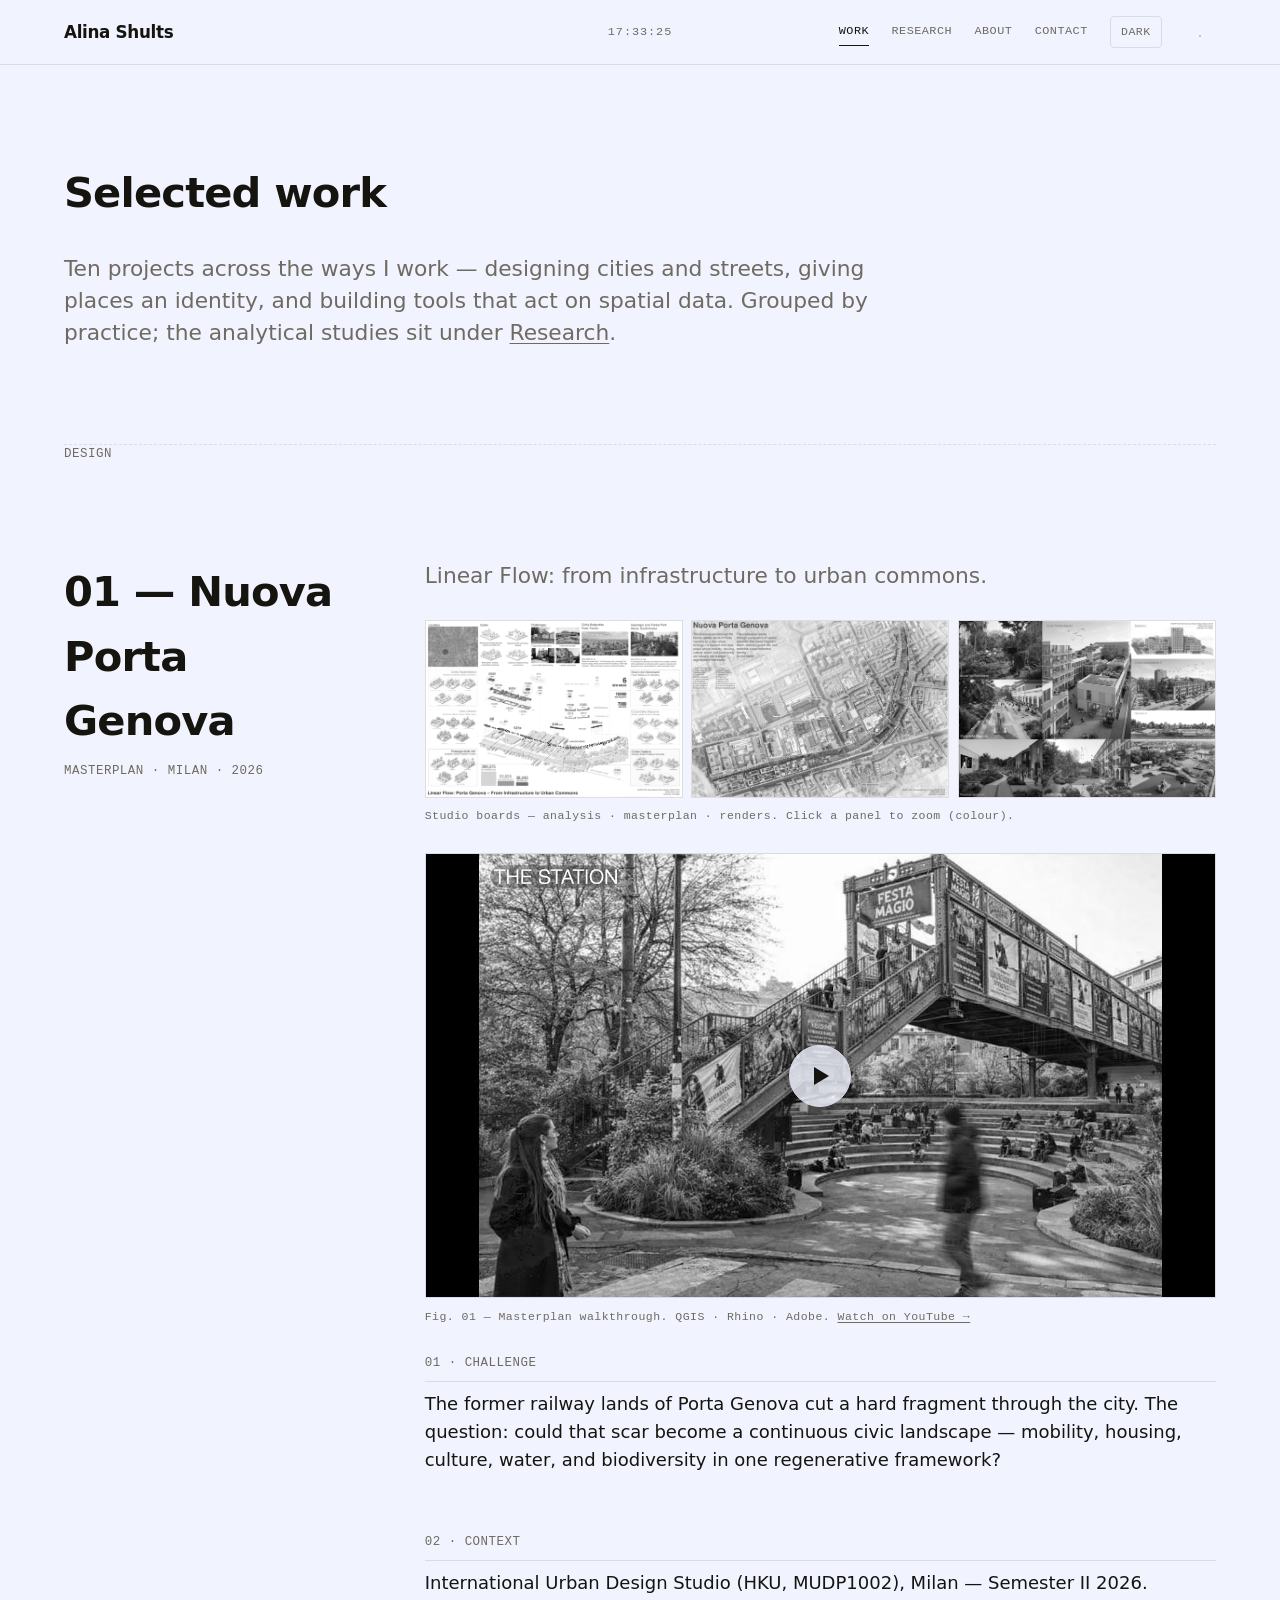
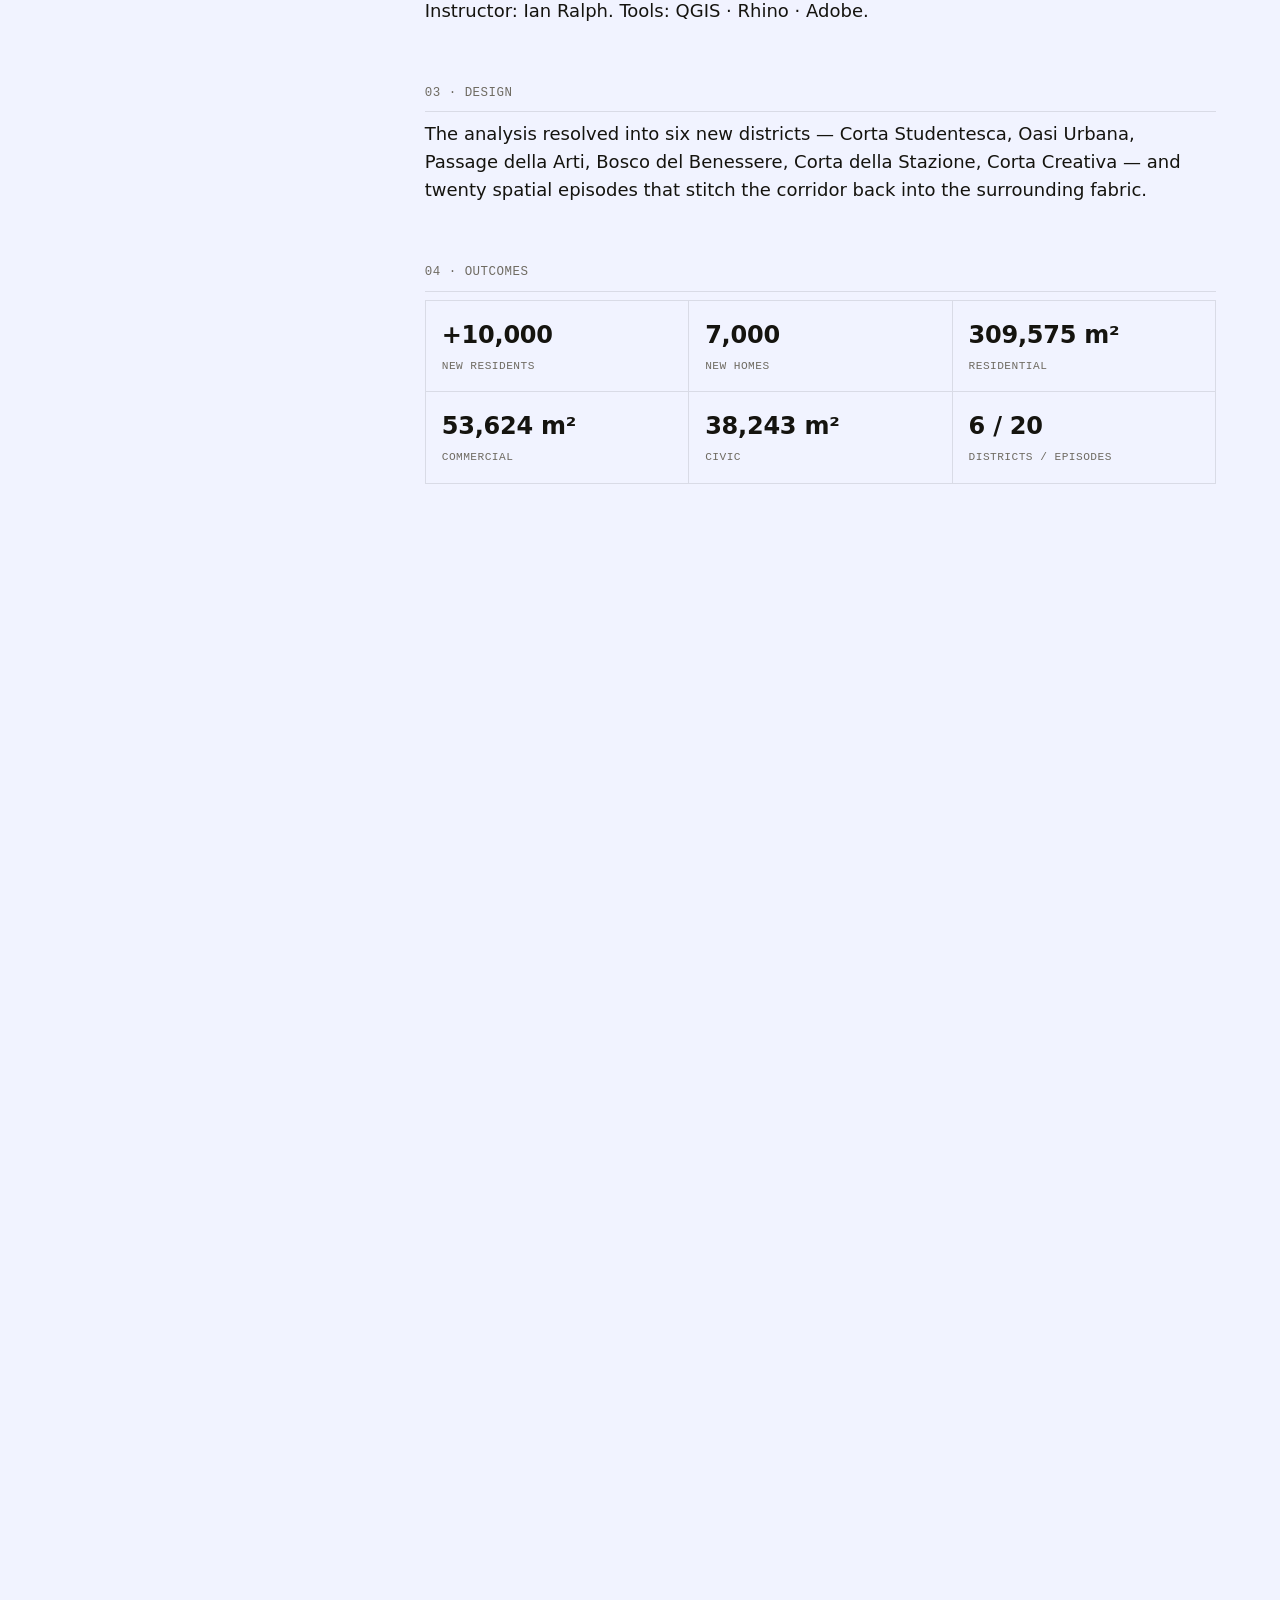
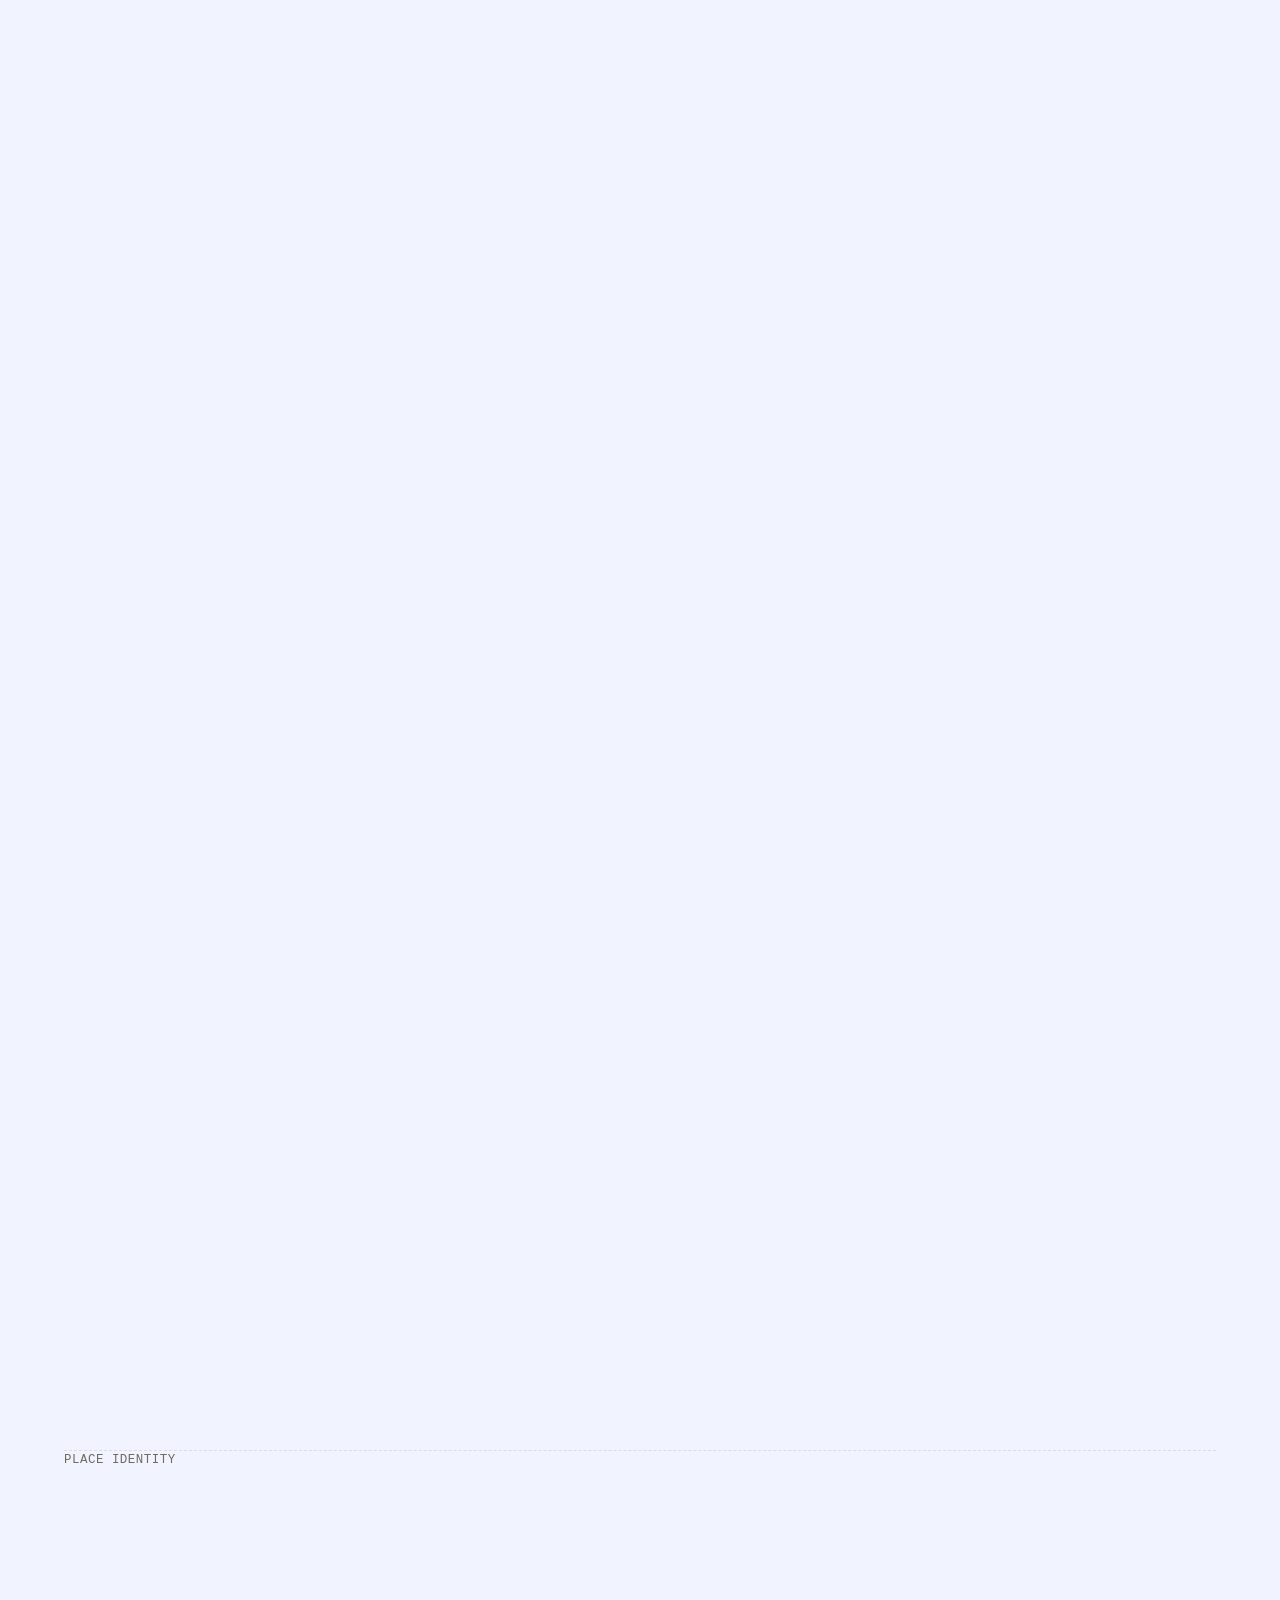
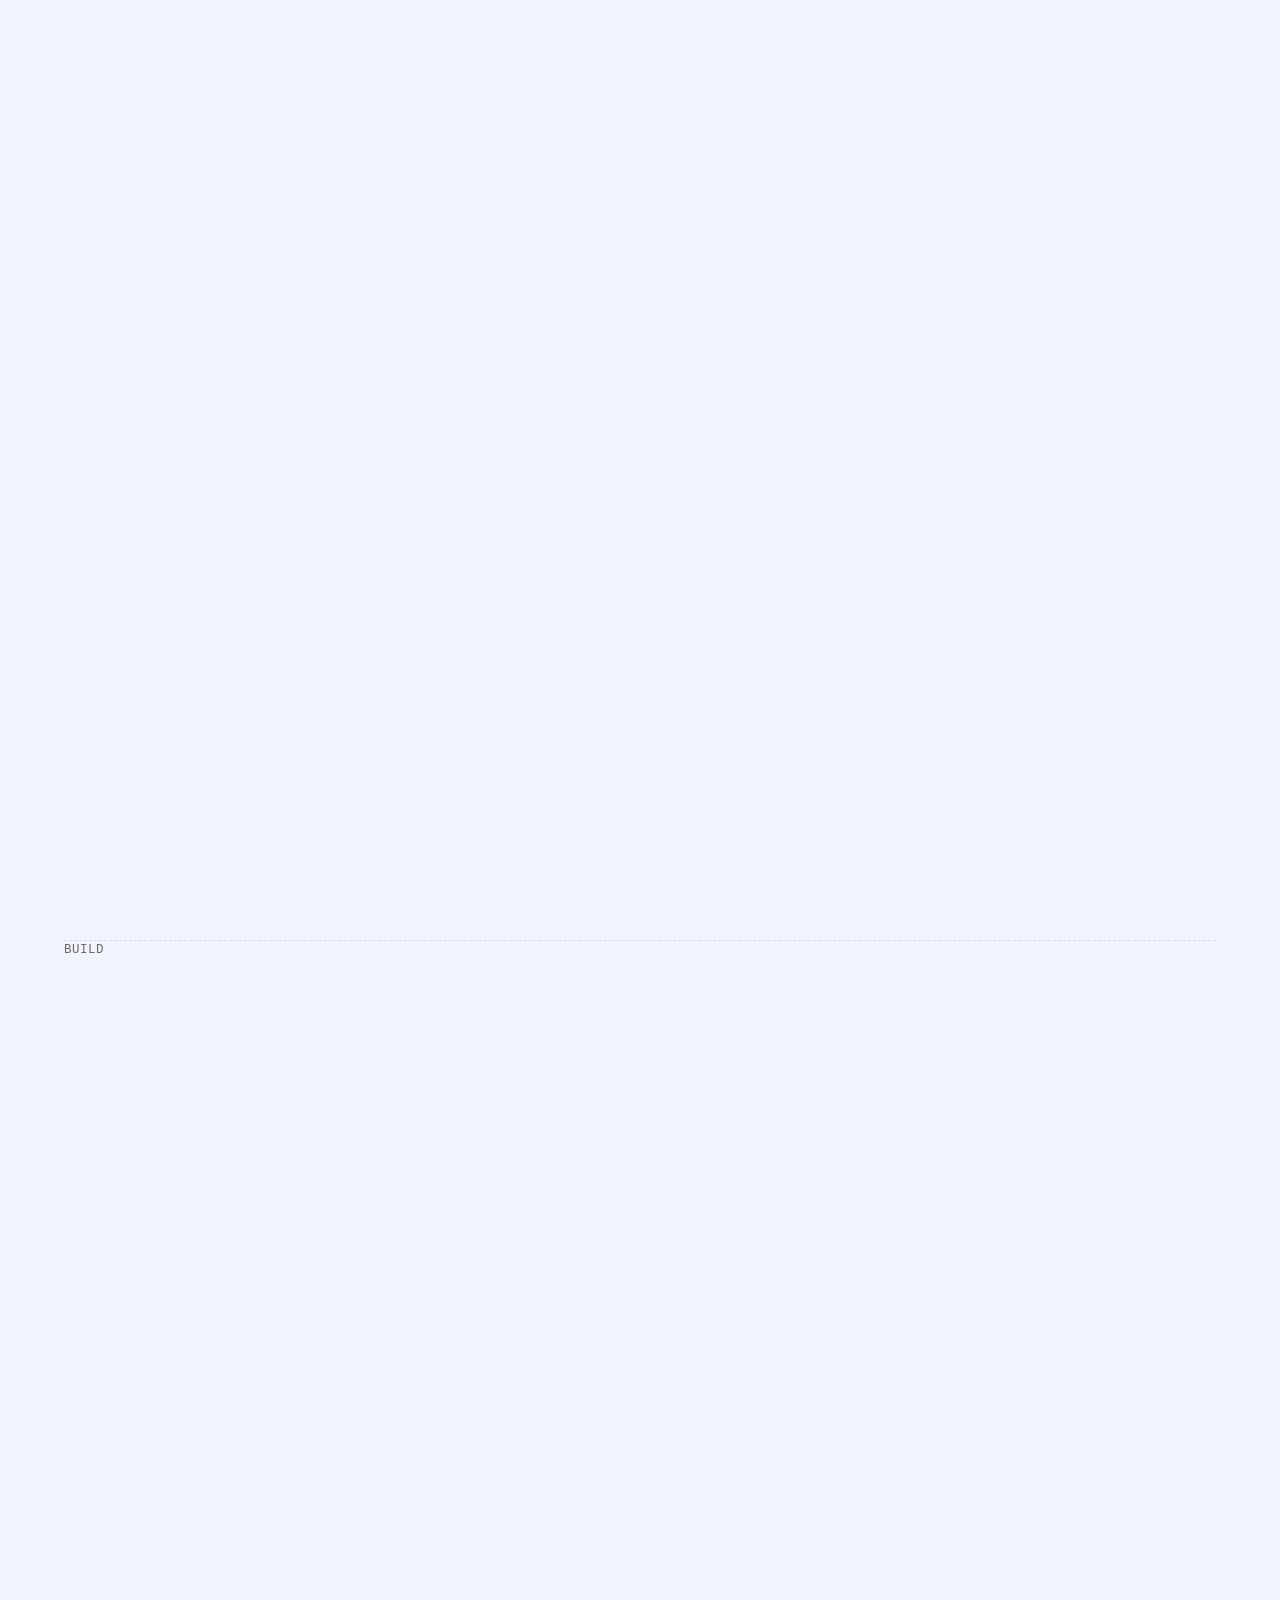
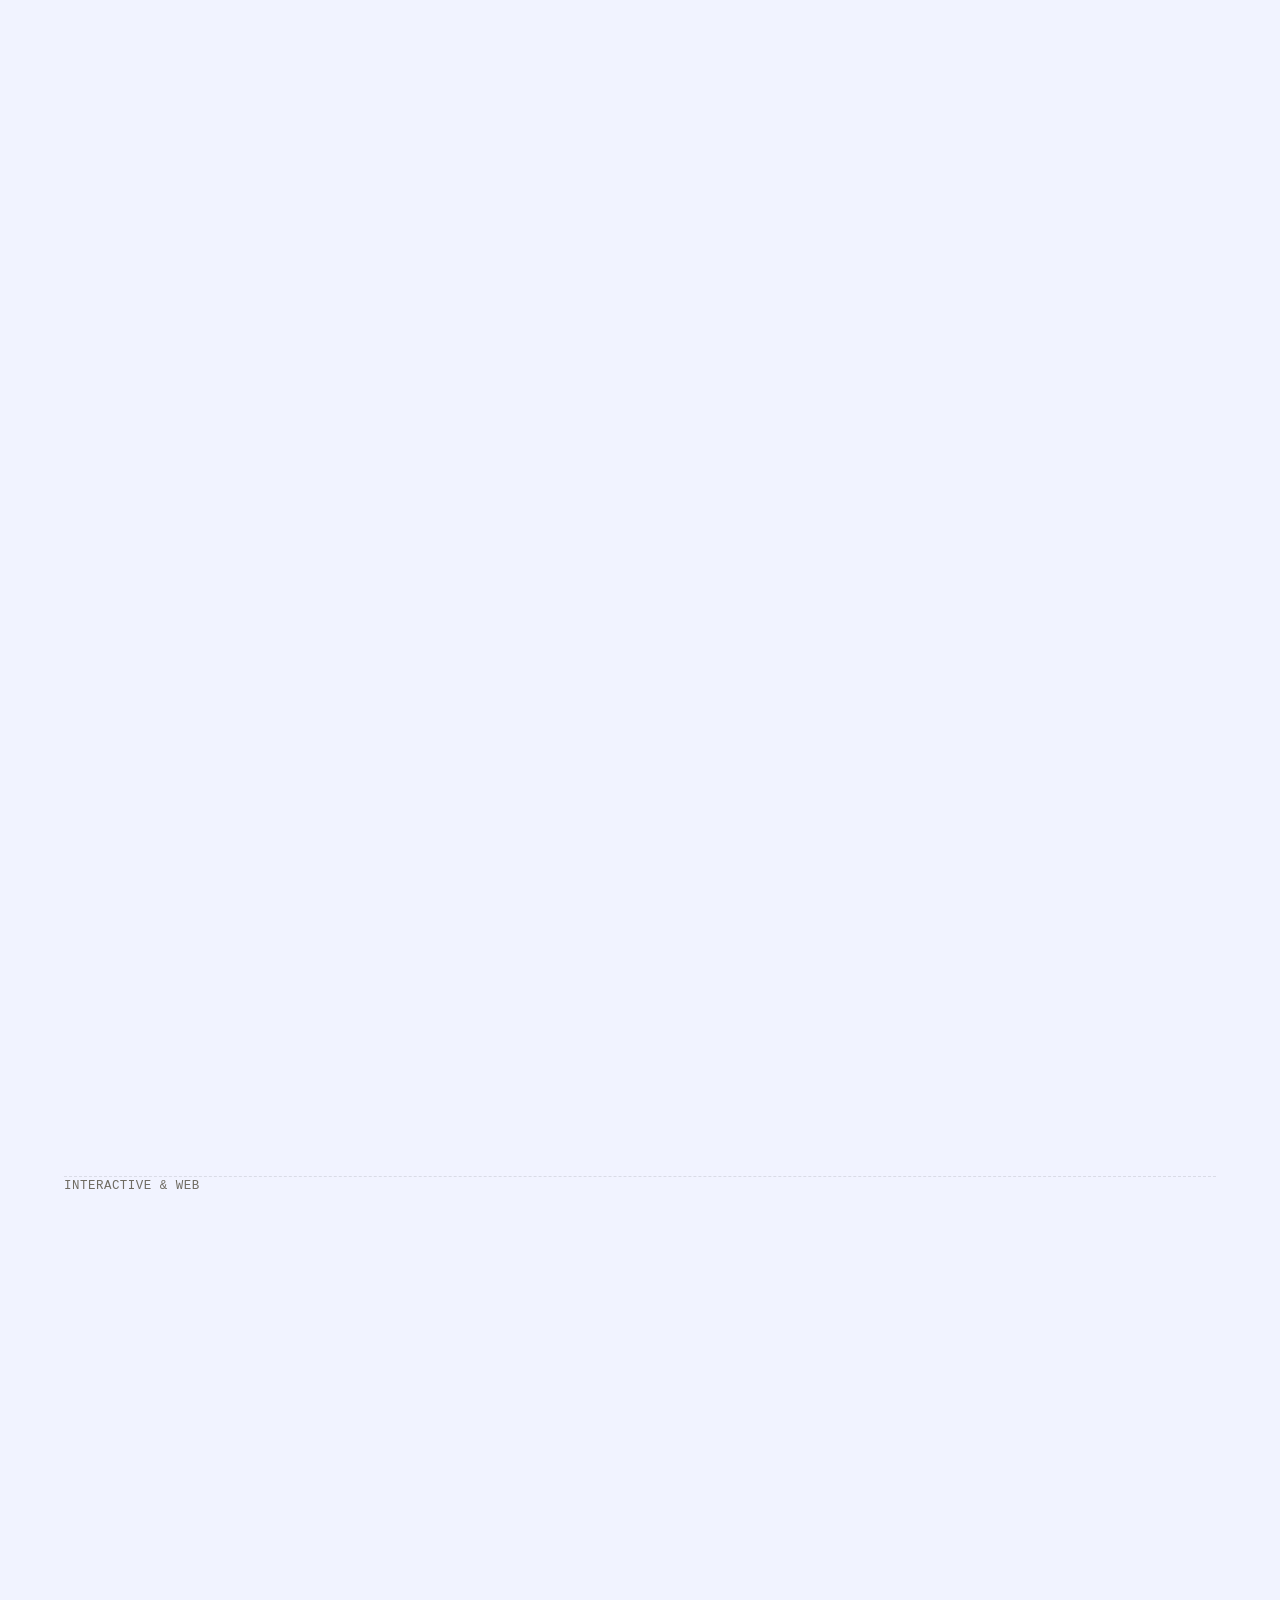
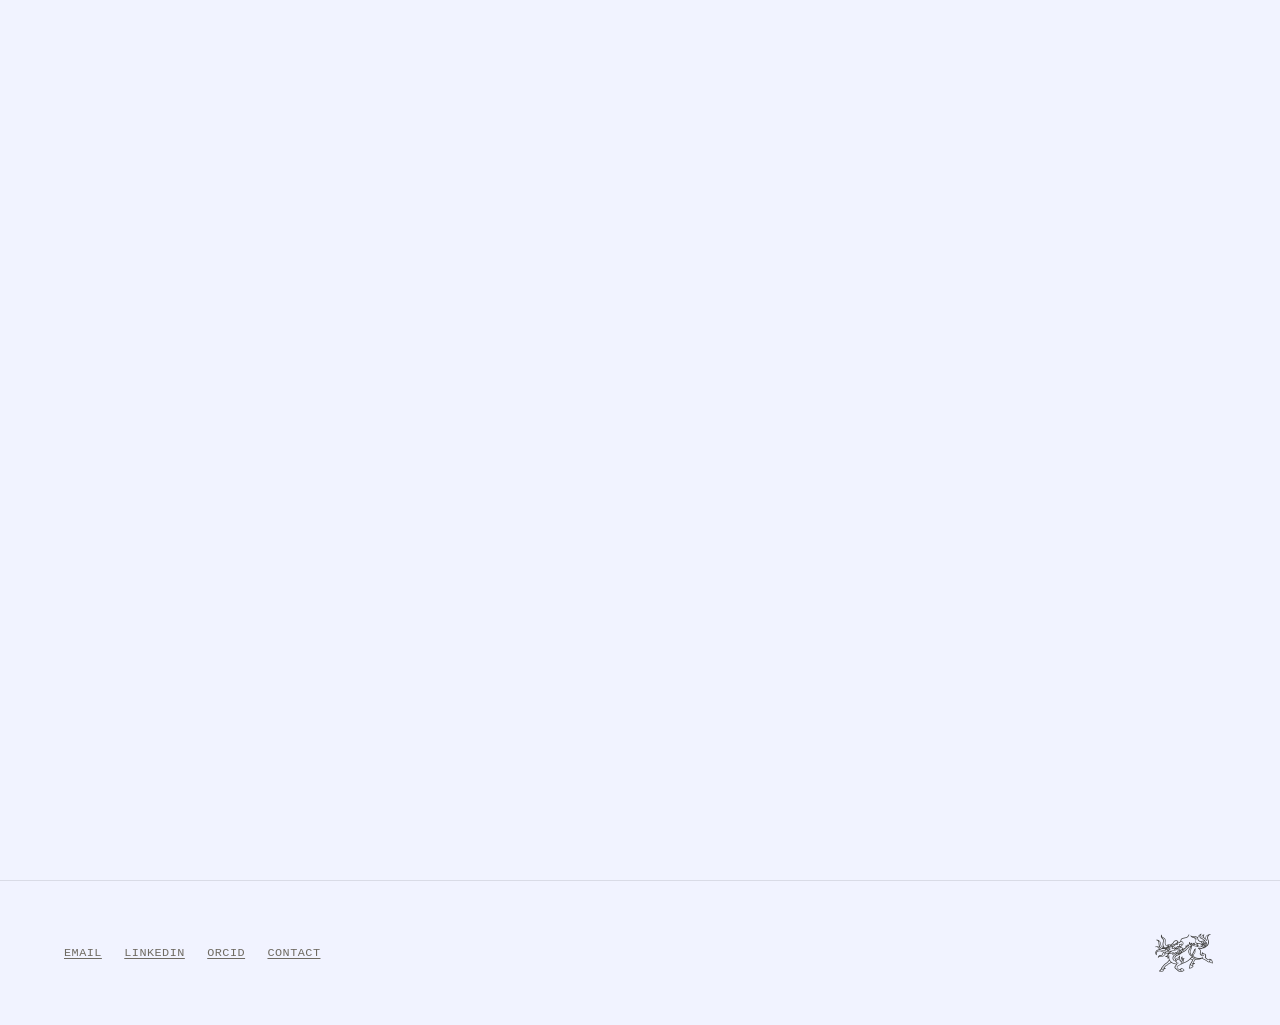
<file: work.html>
<!doctype html>
<html lang="en" data-page="work">
<head>
<meta charset="utf-8">
<meta name="viewport" content="width=device-width, initial-scale=1">
<meta http-equiv="Content-Security-Policy" content="default-src 'self'; script-src 'self'; style-src 'self' https://fonts.googleapis.com; font-src https://fonts.gstatic.com; img-src 'self' data:; connect-src 'self'; frame-src https://www.youtube-nocookie.com; base-uri 'none'; form-action 'none'">
<meta name="referrer" content="strict-origin-when-cross-origin">
<link rel="icon" href="favicon.ico" sizes="any">
<link rel="icon" type="image/png" sizes="32x32" href="assets/img/icon-32.png">
<link rel="icon" type="image/png" sizes="16x16" href="assets/img/icon-16.png">
<link rel="apple-touch-icon" href="assets/img/icon-180.png">
<title>Selected Work — Alina Shults</title>
<meta name="description" content="Selected urban design, public-space, place-identity, and spatial-AI projects by Alina Shults — from Tokyo shotengai to Milan masterplans.">
<link rel="canonical" href="https://alinashults.com/work.html">
<meta name="theme-color" content="#F1F3FF" media="(prefers-color-scheme: light)">
<meta name="theme-color" content="#121110" media="(prefers-color-scheme: dark)">
<meta property="og:type" content="website">
<meta property="og:title" content="Selected Work — Alina Shults">
<meta property="og:description" content="Selected urban design, public-space, place-identity, and spatial-AI projects by Alina Shults — from Tokyo shotengai to Milan masterplans.">
<meta property="og:url" content="https://alinashults.com/work.html">
<meta property="og:image" content="https://alinashults.com/assets/img/og.jpg">
<meta name="twitter:card" content="summary_large_image">
<link rel="preconnect" href="https://fonts.googleapis.com">
<link rel="preconnect" href="https://fonts.gstatic.com" crossorigin>
<link rel="stylesheet" href="https://fonts.googleapis.com/css2?family=Geist:wght@300;400;500;600&family=Hanken+Grotesk:wght@400;500;600&display=swap">
<link rel="stylesheet" href="https://fonts.googleapis.com/css2?family=Geist+Mono:wght@400;500&family=Space+Mono:wght@400;700&display=swap">
<link rel="stylesheet" href="assets/css/style.css?v=5">
<script defer src="assets/js/main.js"></script>
</head>
<body>
<a class="skip-link" href="#main">Skip to content</a>
<header class="site-header">
  <div class="wrap site-header__row">
    <a class="wordmark" href="index.html" aria-label="Alina Shults — home">Alina Shults</a>
    <button class="nav-toggle" type="button" data-nav-toggle aria-controls="nav" aria-expanded="false">Menu</button>
    <nav class="nav" id="nav" aria-label="Primary">
      <a href="work.html" aria-current="page">Work</a>
      <a href="research.html">Research</a>
      <a href="about.html">About</a>
      <a href="contact.html">Contact</a>
      <button class="theme-toggle" type="button" data-theme-toggle aria-pressed="false"><span data-theme-label>Dark</span></button>
    </nav>
  </div>
</header>
<main id="main">

  <section class="wrap section" data-reveal>
    <h1 class="sec-title">Selected work</h1>
    <p class="lead">Ten projects across the ways I work — designing cities and streets, giving places an identity, and building tools that act on spatial data. Grouped by practice; the analytical studies sit under <a href="research.html">Research</a>.</p>
  </section>

  <section class="wrap"><hr class="rule-dashed"><p class="label">Design</p></section>

  <section class="wrap section" id="nuova-porta-genova" data-reveal>
    <div class="sec-head"><h2 class="sec-title">01 — Nuova Porta Genova</h2><span class="label">Masterplan · Milan · 2026</span></div>
    <div class="proj-body">
    <p class="lead">Linear Flow: from infrastructure to urban commons.</p>
    <figure>
      <div class="panelgrid">
        <img src="assets/img/porta-genova/porta-genova-1.jpg" data-zoom="assets/img/porta-genova/porta-genova-1-lg.jpg" width="1100" height="755" loading="lazy" alt="Nuova Porta Genova board — analysis — location, goals, challenges, precedents, and programme">
        <img src="assets/img/porta-genova/porta-genova-2.jpg" data-zoom="assets/img/porta-genova/porta-genova-2-lg.jpg" width="1100" height="755" loading="lazy" alt="Nuova Porta Genova board — masterplan aerial plan">
        <img src="assets/img/porta-genova/porta-genova-3.jpg" data-zoom="assets/img/porta-genova/porta-genova-3-lg.jpg" width="1100" height="755" loading="lazy" alt="Nuova Porta Genova board — perspective renders and sections">
      </div>
      <figcaption class="figcap">Studio boards — analysis · masterplan · renders. Click a panel to zoom (colour).</figcaption>
    </figure>
    <figure><div class="video"><button class="video__btn" type="button" data-yt="UnvTkBIIDSQ" aria-label="Play video: Nuova Porta Genova — masterplan walkthrough"><img class="video__poster" src="assets/img/video-UnvTkBIIDSQ.jpg" alt="" width="1280" height="720" loading="lazy"><span class="video__play" aria-hidden="true"></span></button></div><figcaption class="figcap">Fig. 01 — Masterplan walkthrough. QGIS · Rhino · Adobe. <a href="https://youtu.be/UnvTkBIIDSQ" target="_blank" rel="noopener">Watch on YouTube →</a></figcaption></figure>
    <div class="case">
      <div class="case-step">
        <p class="case-step__label">01 · Challenge</p>
        <div class="prose"><p>The former railway lands of Porta Genova cut a hard fragment through the city. The question: could that scar become a continuous civic landscape — mobility, housing, culture, water, and biodiversity in one regenerative framework?</p></div>
      </div>
      <div class="case-step">
        <p class="case-step__label">02 · Context</p>
        <div class="prose"><p>International Urban Design Studio (HKU, MUDP1002), Milan — Semester II 2026. Instructor: Ian Ralph. Tools: QGIS · Rhino · Adobe.</p></div>
      </div>
      <div class="case-step">
        <p class="case-step__label">03 · Design</p>
        <div class="prose"><p>The analysis resolved into six new districts — Corta Studentesca, Oasi Urbana, Passage della Arti, Bosco del Benessere, Corta della Stazione, Corta Creativa — and twenty spatial episodes that stitch the corridor back into the surrounding fabric.</p></div>
      </div>
      <div class="case-step">
        <p class="case-step__label">04 · Outcomes</p>
        <ul class="statgrid">
          <li class="stat"><div class="stat__num">+10,000</div><div class="stat__label">new residents</div></li>
          <li class="stat"><div class="stat__num">7,000</div><div class="stat__label">new homes</div></li>
          <li class="stat"><div class="stat__num">309,575 m²</div><div class="stat__label">residential</div></li>
          <li class="stat"><div class="stat__num">53,624 m²</div><div class="stat__label">commercial</div></li>
          <li class="stat"><div class="stat__num">38,243 m²</div><div class="stat__label">civic</div></li>
          <li class="stat"><div class="stat__num">6 / 20</div><div class="stat__label">districts / episodes</div></li>
        </ul>
      </div>
    </div>
    </div>
  </section>

  <section class="wrap section" id="pokfulam-waterfront" data-reveal>
    <div class="sec-head"><h2 class="sec-title">02 — Pokfulam Waterfront</h2><span class="label">Masterplan · Hong Kong · 2025</span></div>
    <div class="proj-body">
    <figure>
      <div class="panelgrid">
        <img src="assets/img/pokfulam/pokfulam-1.jpg" data-zoom="assets/img/pokfulam/pokfulam-1-lg.jpg" width="1100" height="778" loading="lazy" alt="Pokfulam Waterfront panel — spaces in-between: site analysis, demography, accessibility, building typology">
        <img src="assets/img/pokfulam/pokfulam-2.jpg" data-zoom="assets/img/pokfulam/pokfulam-2-lg.jpg" width="1100" height="778" loading="lazy" alt="Pokfulam Waterfront panel — strengths, weaknesses, opportunities, threats; morphological matrix; objectives">
        <img src="assets/img/pokfulam/pokfulam-3.jpg" data-zoom="assets/img/pokfulam/pokfulam-3-lg.jpg" width="1100" height="778" loading="lazy" alt="Pokfulam Waterfront panel — framework and design strategies">
        <img src="assets/img/pokfulam/pokfulam-4.jpg" data-zoom="assets/img/pokfulam/pokfulam-4-lg.jpg" width="1100" height="778" loading="lazy" alt="Pokfulam Waterfront panel — masterplan, case studies, vision">
        <img src="assets/img/pokfulam/pokfulam-5.jpg" data-zoom="assets/img/pokfulam/pokfulam-5-lg.jpg" width="1100" height="778" loading="lazy" alt="Pokfulam Waterfront panel — waterfront promenade perspective render">
        <img src="assets/img/pokfulam/pokfulam-6.jpg" data-zoom="assets/img/pokfulam/pokfulam-6-lg.jpg" width="1100" height="778" loading="lazy" alt="Pokfulam Waterfront panel — aerial view, activated waterfront zones, and section">
      </div>
      <figcaption class="figcap">Fig. 02 — Six A0 panels: analysis, framework, masterplan, and waterfront zones.</figcaption>
    </figure>
    <div class="prose"><p>A waterfront redevelopment masterplan for Pokfulam on Hong Kong Island — opening a continuous public waterfront and weaving student co-living, elderly housing, pocket parks, and residential blocks into the steep coastal slope. A single green-blue promenade threads three activated waterfront zones, with terraced, planted architecture that steps down with the hillside.</p></div>
    </div>
  </section>

  <section class="wrap section" id="shotengai-move" data-reveal>
    <div class="sec-head"><h2 class="sec-title">03 — M.O.V.E.</h2><span class="label">Oyama Happy Road Shotengai · Tokyo · 2026</span></div>
    <div class="proj-body">
    <p class="lead">Movable · Operable · Versatile · Extension — a kit that lets a dissolving Tokyo market street keep reinventing itself.</p>
    <figure class="flipbook" data-flip-base="assets/img/shotengai/page-" data-flip-ext=".jpg" data-flip-count="37" data-flip-start="2" data-flip-alt="M.O.V.E. — Snøhetta Venice Studio Tokyo presentation">
      <div class="flip__stage" tabindex="0" role="group" aria-label="M.O.V.E. studio presentation — use the arrows or arrow keys to flip through">
        <img class="flip__page" src="assets/img/shotengai/page-2.jpg" width="1400" height="990" alt="M.O.V.E. — Snøhetta Venice Studio Tokyo presentation — page 2" draggable="false">
        <button class="flip__btn flip__prev" type="button" aria-label="Previous page">‹</button>
        <button class="flip__btn flip__next" type="button" aria-label="Next page">›</button>
      </div>
      <figcaption class="figcap flip__cap"><span>Fig. 03 — M.O.V.E., the studio presentation (37 pp.).</span><span class="flip__count">2 / 37</span></figcaption>
    </figure>
    <div class="case">
      <div class="case-step">
        <p class="case-step__label">01 · Challenge</p>
        <div class="prose"><p>Oyama Happy Road is a 560-metre covered arcade in Itabashi, Tokyo — a socio-spatial spine that has served its neighbourhood for generations. It is now being cut in two: Road 26 is driven through the middle of it, and City Towers Itabashi Oyama adds more than 4,000 m² of commercial floorspace beside it. The typology is not dead, but it is dissolving. The studio brief asked whether architecture can restore life to what is not yet dead — whether design can regenerate the spirit of a place without over-writing the very thing that gives it identity.</p></div>
      </div>
      <div class="case-step">
        <p class="case-step__label">02 · Concept — adaptability</p>
        <div class="prose"><p>Rather than redesign or preserve the market laneway, we designed for change. M.O.V.E. turns a dissolving shotengai street into an adaptable archipelago that binds individuals and interests together — and, for the passer-by, brings the feeling of finding an unexpected treasure in a monotonous urban fabric.</p></div>
      </div>
      <div class="case-step">
        <p class="case-step__label">03 · Proposal — two scales</p>
        <div class="prose"><p><em>Macro:</em> a light timber module with perforated textile that spans the laneway and gives it a roof, a shadow, and a threshold. <em>Micro:</em> street furniture drawn from the street's own vernacular — the beer crates stacked outside izakaya, the green fencing of Shinjuku Station — reusable, adaptable, moveable, stackable, and held by the community rather than the developer.</p></div>
      </div>
    </div>
    <div class="cta"><a class="btn btn--primary" href="https://shotengai-kit.vercel.app/" target="_blank" rel="noopener">Open the Shotengai Kit →</a></div>
    </div>
  </section>

  <section class="wrap"><hr class="rule-dashed"><p class="label">Place identity</p></section>

  <section class="wrap section" id="spatial-branding" data-reveal>
    <div class="sec-head"><h2 class="sec-title">04 — Spatial Branding</h2><span class="label">Place identity · 2023</span></div>
    <div class="proj-body">
    <p class="lead">Staraya Ladoga &amp; Khabarovsk.</p>
    <figure class="flipbook" data-flip-base="assets/img/brandbook/page-" data-flip-ext=".jpg" data-flip-count="47">
      <div class="flip__stage" tabindex="0" role="group" aria-label="Khabarovsk brandbook — use the arrows or arrow keys to flip through">
        <img class="flip__page" src="assets/img/brandbook/page-1.jpg" width="1400" height="989" alt="Khabarovsk brandbook — page 1" draggable="false">
        <button class="flip__btn flip__prev" type="button" aria-label="Previous page">‹</button>
        <button class="flip__btn flip__next" type="button" aria-label="Next page">›</button>
      </div>
      <figcaption class="figcap flip__cap"><span>Fig. 04 — “Khabarovsk — Heart of the Far East” brandbook (47 pp.).</span><span class="flip__count">1 / 47</span></figcaption>
    </figure>
    <div class="prose"><p>Place-identity systems for two Russian territories. 'Staraya Ladoga — a fragment of antiquity' builds a heritage identity from Russian ornament and the legacy of Nicholas Roerich. 'Khabarovsk — Heart of the Far East' is a complete visual system — custom typography, a distinctive palette, and a coat-of-arms mark — applied across transit stops, billboards, and posters.</p></div>
    <p class="itemmeta">Tools: InDesign · Photoshop · Figma · Proof: brand boards</p>
    </div>
  </section>

  <section class="wrap"><hr class="rule-dashed"><p class="label">Build</p></section>

  <section class="wrap section" id="tochka" data-reveal>
    <div class="sec-head"><h2 class="sec-title">05 — Tochka</h2><span class="label">Spatial-AI product · 2025</span></div>
    <div class="proj-body">
    <p class="lead">An AI agent for location networks.</p>
    <figure><div class="video"><button class="video__btn" type="button" data-yt="Hx2w9iR6Hr0" aria-label="Play video: Tochka — product demo"><img class="video__poster" src="assets/img/video-Hx2w9iR6Hr0.jpg" alt="" width="1280" height="720" loading="lazy"><span class="video__play" aria-hidden="true"></span></button></div><figcaption class="figcap">Fig. 05 — Ranked storymap output. <a href="https://youtu.be/Hx2w9iR6Hr0" target="_blank" rel="noopener">Watch on YouTube →</a></figcaption></figure>
    <div class="prose"><p>Upload your branches and ATMs; in minutes Tochka returns a ranked storymap of where to open, close, or relocate — built natively on Hong Kong's open spatial data (CSDI), so leadership decides without waiting weeks for a consultancy.</p></div>
    <p class="itemmeta">Role: Co-founder — business &amp; product · Status: banking proof-of-concept; pitch process with Bank of China (Hong Kong) and HKSTP</p>
    </div>
  </section>

  <section class="wrap section" id="sitesense" data-reveal>
    <div class="sec-head"><h2 class="sec-title">06 — SiteSense</h2><span class="label">Spatial-AI product · 2025</span></div>
    <div class="proj-body">
    <p class="lead">A generative urban copilot.</p>
    <figure><div class="video"><button class="video__btn" type="button" data-yt="uKx6AbCdwf8" aria-label="Play video: SiteSense — product demo"><img class="video__poster" src="assets/img/video-uKx6AbCdwf8.jpg" alt="" width="1280" height="720" loading="lazy"><span class="video__play" aria-hidden="true"></span></button></div><figcaption class="figcap">Fig. 06 — Natural-language query → live map. <a href="https://youtu.be/uKx6AbCdwf8" target="_blank" rel="noopener">Watch on YouTube →</a></figcaption></figure>
    <div class="prose"><p>Ask a question in plain language; SiteSense returns a live, dynamic map-storymap — pulling OpenStreetMap data via the Overpass API and weaving maps, metrics, and narrative into a single answer.</p></div>
    <p class="itemmeta">Built at: Generative UI Hackathon (AI Tinkerers × Google DeepMind × CopilotKit)</p>
    </div>
  </section>

  <section class="wrap"><hr class="rule-dashed"><p class="label">Interactive &amp; web</p></section>

  <section class="wrap section project3" id="basquiat-storymap" data-reveal>
    <div class="sec-head"><h2 class="sec-title">07 — Basquiat StoryMap</h2><span class="label">Storymap · New York · 2025</span></div>
    <div class="proj-desc">
    <p class="lead">A scrollable Mapbox storymap of Jean-Michel Basquiat's New York.</p>
    <div class="prose"><p>Locations, works, and biography are bound to the map — the view flies between sites across the city as you scroll through the story.</p></div>
    <div class="prose"><p><a href="projects/basquiat-storymap.html" target="_blank" rel="noopener">Open the live storymap →</a></p></div>
    <p class="itemmeta">Tools: Mapbox GL JS · spatial storytelling.</p>
    </div>
    <img class="workfig" src="assets/img/work-basquiat.jpg" alt="Jean-Michel Basquiat in his studio" width="780" height="773" loading="lazy">
  </section>

  <section class="wrap section project3" id="gardens" data-reveal>
    <div class="sec-head"><h2 class="sec-title">08 — From Garden Tradition to Public Feeling</h2><span class="label">Research · Britain · 2025</span></div>
    <div class="proj-desc">
    <p class="lead">An interactive research piece on British gardens and how they are felt today.</p>
    <div class="prose"><p>It moves from the history of garden design to a data-driven "emotional atlas" — public evaluation of gardens, the emotional structure behind it, charts, and a map.</p></div>
    <div class="prose"><p><a href="projects/gardens-public-feeling.html" target="_blank" rel="noopener">Open the live research →</a></p></div>
    <p class="itemmeta">Tools: Leaflet · Chart.js · survey data.</p>
    </div>
    <img class="workfig" src="assets/img/work-garden.jpg" alt="ASCII study for the garden emotional atlas" width="615" height="820" loading="lazy">
  </section>

  <section class="wrap section project3" id="soho-svi" data-reveal>
    <div class="sec-head"><h2 class="sec-title">09 — SoHo Street-View Imagery</h2><span class="label">Spatial analysis · New York · 2025</span></div>
    <div class="proj-desc">
    <p class="lead">An interactive street-view-imagery sitemap of SoHo, New York.</p>
    <div class="prose"><p>Google Street View sampled across the district and mapped to read the visual and green character of the streetscape — part of an HKU MUD street-view study.</p></div>
    <div class="prose"><p><a href="projects/soho-street-view.html" target="_blank" rel="noopener">Open the live sitemap →</a></p></div>
    <p class="itemmeta">Tools: Leaflet · D3 · street-view imagery. Note: data-heavy page — allow a moment to load.</p>
    </div>
    <img class="workfig" src="assets/img/work-soho.jpg" alt="SoHo streetscape, New York" width="624" height="500" loading="lazy">
  </section>

  <section class="wrap section project3" id="creative-operating-layer" data-reveal>
    <div class="sec-head"><h2 class="sec-title">10 — Creative Operating Layer</h2><span class="label">AI systems · Hong Kong · 2026</span></div>
    <div class="proj-desc">
    <p class="lead">How can AI, automation and intelligent workflows change the way a branding agency works?</p>
    <div class="prose"><p>A speculative case study for a branding agency: one AI and automation layer across strategy, marketing and design, walked through with a modular furniture brand, from brief to territories, campaign and a working 3D configurator.</p></div>
    <div class="prose"><p><a href="projects/creative-operating-layer/" target="_blank" rel="noopener">Open the case study →</a></p></div>
    <p class="itemmeta">Tools: Claude · Figma Weave · Midjourney · n8n · three.js.</p>
    </div>
    <img class="workfig" src="assets/img/work-creative-layer.jpg" alt="Display card with a line drawing of the modular system on a steel stand in front of a walnut sideboard" width="960" height="1200" loading="lazy">
  </section>

  <section class="wrap section cta-band" data-reveal>
    <div class="skybits" aria-hidden="true"><canvas></canvas></div>
    <h2 class="sec-title">Let's build something for cities.</h2>
    <p class="lead">Open to collaborations, talks, and publications — based in Hong Kong.</p>
    <div class="cta">
      <a class="btn btn--primary" href="mailto:shultsalinavivien@gmail.com">Email me →</a>
      <a class="btn" href="contact.html">Contact details</a>
    </div>
  </section>

</main>
<footer class="site-footer">
  <div class="wrap site-footer__row">
    <nav class="foot-links" aria-label="Contact and profiles">
      <a href="mailto:shultsalinavivien@gmail.com">Email</a>
      <a href="https://hk.linkedin.com/in/alina-vivienne-shults-5b706b327" rel="me noopener" target="_blank">LinkedIn</a>
      <a href="https://orcid.org/0009-0008-7900-9839" rel="me noopener" target="_blank">ORCID</a>
      <a href="contact.html">Contact</a>
    </nav>
  </div>
</footer>
</body>
</html>
</file>
<file: assets/css/style.css>
/* =========================================================================
   Alina Shults — portfolio
   Monochrome, Aino-style: monospace character grid, ABC Diatype (+ Mono),
   light + dark. No colour — hierarchy from weight, mono/grotesk contrast,
   space, and hairline rules.
   ========================================================================= */

/* ---- Fonts -------------------------------------------------------------
   ABC Diatype / ABC Diatype Mono are licensed (ABC Dinamo). They are listed
   FIRST in the font stacks below, so the site uses them automatically once
   you license them. Until then it renders Geist / Geist Mono (the closest
   free twins, loaded from Google Fonts in the <head>).

   TO ENABLE THE REAL DIATYPE: license a web kit from dinamotypefaces.com
   (or grab the free trial for local testing), drop the .woff2 files into
   /assets/fonts/, and uncomment the two @font-face blocks below.

@font-face{
  font-family:"ABC Diatype"; font-style:normal; font-weight:100 800;
  font-display:swap; src:url("/assets/fonts/ABCDiatypeVariable.woff2") format("woff2");
}
@font-face{
  font-family:"ABC Diatype Mono"; font-style:normal; font-weight:400 500;
  font-display:swap; src:url("/assets/fonts/ABCDiatypeMono.woff2") format("woff2");
}
------------------------------------------------------------------------- */

:root{
  /* palette — light (default) */
  --paper:#F1F3FF;   /* Pantone 11-0102 TSX "Marshmallow Crème" */
  --ink:#15140F;
  --ink-2:#6F6B62;
  --rule:#D9DBE6;   /* cool, tuned to the Marshmallow-Crème paper */
  --field:#E7E9F2;
  --accent:var(--ink);          /* MONOCHROME: the "accent" is just ink */

  /* type */
  --sans:"ABC Diatype","Geist","Hanken Grotesk",system-ui,-apple-system,Segoe UI,Roboto,sans-serif;
  --mono:"ABC Diatype Mono","Geist Mono","Space Mono",ui-monospace,SFMono-Regular,monospace;

  --fs-display:clamp(2.8rem,7.4vw,6.8rem);
  --fs-h1:clamp(2.1rem,4.6vw,3.6rem);
  --fs-h2:clamp(1.6rem,3.4vw,2.6rem);
  --fs-h3:clamp(1.15rem,1.9vw,1.5rem);
  --fs-lead:clamp(1.15rem,1.7vw,1.45rem);
  --fs-body:1.0625rem;
  --fs-small:0.875rem;
  --fs-mono:0.78rem;

  /* layout */
  --maxw:1280px;
  --pad:clamp(1.25rem,5vw,6rem);
  --gutter:1.5rem;

  /* vertical rhythm */
  --flow:clamp(1rem,2.5vw,1.75rem);
  --flow-tight:.5rem;

  /* motion */
  --dur-fast:180ms;
  --dur:340ms;
  --ease:cubic-bezier(.2,0,0,1);

  color-scheme:light;
}

@media (prefers-color-scheme:dark){
  :root:not([data-theme]){
    --paper:#121110; --ink:#F1EFE8; --ink-2:#8D887D; --rule:#2C2A26; --field:#1C1B18;
    color-scheme:dark;
  }
}
:root[data-theme="dark"]{
  --paper:#121110; --ink:#F1EFE8; --ink-2:#8D887D; --rule:#2C2A26; --field:#1C1B18;
  color-scheme:dark;
}

/* ---- Reset ------------------------------------------------------------- */
*,*::before,*::after{box-sizing:border-box;margin:0;padding:0}
html{-webkit-text-size-adjust:100%}
body{
  background:var(--paper);
  color:var(--ink);
  font-family:var(--sans);
  font-size:var(--fs-body);
  line-height:1.55;
  font-weight:400;
  -webkit-font-smoothing:antialiased;
  -moz-osx-font-smoothing:grayscale;
  font-feature-settings:"ss01","cv01";
  transition:background var(--dur) var(--ease),color var(--dur) var(--ease);
}
img,svg{display:block;max-width:100%;height:auto}
a{color:inherit;text-decoration:underline;text-decoration-color:var(--ink-2);text-decoration-thickness:1px;text-underline-offset:.16em;transition:text-decoration-color var(--dur-fast) var(--ease),color var(--dur-fast) var(--ease)}
a:hover{text-decoration-color:var(--ink)}
.skip-link,.wordmark,.nav a,.btn,.work-row,.volunteer a{text-decoration:none}
button{font:inherit;color:inherit;background:none;border:0;cursor:pointer}
::selection{background:var(--ink);color:var(--paper)}
::-moz-selection{background:var(--ink);color:var(--paper)}

/* ---- Helpers ----------------------------------------------------------- */
.wrap{max-width:var(--maxw);margin-inline:auto;padding-inline:var(--pad)}
.sr-only{position:absolute;width:1px;height:1px;padding:0;margin:-1px;overflow:hidden;clip:rect(0,0,0,0);white-space:nowrap;border:0}
.mono{font-family:var(--mono)}
.label{
  font-family:var(--mono);font-size:var(--fs-mono);
  text-transform:uppercase;letter-spacing:.04em;color:var(--ink-2);
  font-weight:400;
}
.rule-dashed{border:0;border-top:1px dashed var(--rule)}
.rule{border:0;border-top:1px solid var(--rule)}

.skip-link{
  position:absolute;left:8px;top:-48px;background:var(--ink);color:var(--paper);
  padding:8px 14px;border-radius:4px;font-family:var(--mono);font-size:.8rem;z-index:50;
  transition:top var(--dur-fast) var(--ease);
}
.skip-link:focus{top:8px}

:where(a,button,input,[tabindex]):focus-visible{
  outline:2px solid var(--ink);outline-offset:3px;border-radius:2px;
}

/* ---- Header / nav ------------------------------------------------------ */
.site-header{position:sticky;top:0;z-index:40;background:var(--paper);border-bottom:1px solid var(--rule)}
.site-header__row{position:relative;display:flex;align-items:center;justify-content:space-between;gap:1rem;height:64px}
.clock{position:absolute;left:50%;top:50%;transform:translate(-50%,-50%);font-family:var(--mono);font-size:.74rem;letter-spacing:.08em;color:var(--ink-2);pointer-events:none}
@media (max-width:760px){.clock{display:none}}
.wordmark{font-size:1.05rem;font-weight:600;letter-spacing:-.02em}
.nav{display:flex;align-items:center;gap:1.4rem}
.nav a{
  font-family:var(--mono);font-size:.74rem;text-transform:uppercase;letter-spacing:.04em;
  color:var(--ink-2);padding:4px 0;border-bottom:1.5px solid transparent;transition:color var(--dur-fast) var(--ease)}
.nav a:hover{color:var(--ink)}
.nav a[aria-current="page"]{color:var(--ink);border-bottom-color:var(--ink)}
.theme-toggle{
  font-family:var(--mono);font-size:.72rem;text-transform:uppercase;letter-spacing:.04em;
  color:var(--ink-2);display:inline-flex;align-items:center;gap:6px;border:1px solid var(--rule);
  padding:6px 10px;border-radius:4px;transition:border-color var(--dur-fast) var(--ease),color var(--dur-fast) var(--ease)}
.theme-toggle:hover{color:var(--ink);border-color:var(--ink-2)}
.phyllo-mark{flex:0 0 auto;display:inline-flex;width:32px;height:32px;padding:0;border:0;line-height:0;align-self:center;cursor:pointer}
.phyllo-mark canvas{display:block;pointer-events:none}
@media (max-width:760px){.phyllo-mark{display:none}}
.nav-toggle{display:none}

@media (max-width:760px){
  .nav-toggle{display:inline-flex;font-family:var(--mono);font-size:.72rem;text-transform:uppercase;letter-spacing:.04em;border:1px solid var(--rule);padding:6px 10px;border-radius:4px}
  .nav{position:absolute;left:0;right:0;top:64px;flex-direction:column;align-items:flex-start;gap:0;background:var(--paper);border-bottom:1px solid var(--rule);padding:.5rem var(--pad) 1rem;display:none}
  .nav.is-open{display:flex}
  .nav a{padding:12px 0;font-size:.85rem;width:100%}
}

/* ---- Hero -------------------------------------------------------------- */
.hero{padding-block:clamp(3rem,9vw,7rem) clamp(2.5rem,6vw,4.5rem)}
.hero__eyebrow{margin-bottom:1.4rem}
.hero__title{
  font-size:var(--fs-display);line-height:1.0;font-weight:600;letter-spacing:-.035em;
  max-width:17ch;text-wrap:balance}
.hero__lead{margin-top:1.6rem;font-size:var(--fs-lead);line-height:1.45;color:var(--ink-2);max-width:56ch}

.cursor{display:inline-block;width:.5em;height:1em;background:var(--accent);vertical-align:-.12em;margin-left:.35em;animation:blink 1.06s steps(1) infinite}
@keyframes blink{50%{opacity:0}}
@media (prefers-reduced-motion:reduce){.cursor{animation:none}}

/* ---- Verbs ------------------------------------------------------------- */
.verbs{display:grid;grid-template-columns:repeat(4,1fr);gap:1.5rem;
  padding-block:1.8rem;border-block:1px dashed var(--rule)}
.verb__idx{font-family:var(--mono);font-size:.78rem;color:var(--accent);margin-bottom:.6rem}
.verb__name{font-size:1.05rem;font-weight:600;margin-bottom:.4rem}
.verb__meta{font-family:var(--mono);font-size:.68rem;line-height:1.55;letter-spacing:.04em;text-transform:uppercase;color:var(--ink-2)}
@media (max-width:760px){.verbs{grid-template-columns:1fr 1fr;gap:1.6rem}}
@media (max-width:440px){.verbs{grid-template-columns:1fr}}

/* ---- Section heads ----------------------------------------------------- */
.section{padding-block:clamp(3rem,8vw,6rem)}
.sec-head{display:flex;align-items:baseline;justify-content:space-between;gap:1rem;margin-bottom:1.4rem}
.sec-title{font-size:var(--fs-h2);font-weight:600;letter-spacing:-.02em}

/* ---- Work table -------------------------------------------------------- */
.worktable{margin-top:.5rem}
.worktable__head,.work-row{display:grid;grid-template-columns:3.4ch 1fr 13ch 5ch;gap:1rem;align-items:baseline}
.worktable__head{padding-bottom:.7rem;border-bottom:1px solid var(--rule)}
.worktable__head span{font-family:var(--mono);font-size:.7rem;text-transform:uppercase;letter-spacing:.04em;color:var(--ink-2)}
.work-row{padding-block:1rem;border-bottom:1px solid var(--rule);transition:padding-left var(--dur-fast) var(--ease)}
.work-row:hover{padding-left:.4rem}
.work-row__no{font-family:var(--mono);font-size:.85rem;color:var(--accent)}
.work-row__title{font-size:1.1rem;font-weight:500;letter-spacing:-.01em}
.work-row__type,.work-row__year{font-family:var(--mono);font-size:.74rem;text-transform:uppercase;letter-spacing:.04em;color:var(--ink-2)}
.work-row__arrow{display:none}
@media (max-width:680px){
  .worktable__head{display:none}
  .work-row{grid-template-columns:3.4ch 1fr;row-gap:.35rem}
  .work-row__type{grid-column:2}
  .work-row__year{grid-column:1;grid-row:1;text-align:left}
}

/* ---- Proof strip ------------------------------------------------------- */
.proof{display:flex;flex-wrap:wrap;gap:.5rem 1.4rem;padding-block:1.4rem;border-top:1px dashed var(--rule)}
.proof span{font-family:var(--mono);font-size:.72rem;text-transform:uppercase;letter-spacing:.04em;color:var(--ink-2)}

/* ---- Prose / generic content ------------------------------------------ */
.prose{max-width:68ch}
.prose p{margin-bottom:1.1rem}
.prose a{border-bottom:1px solid var(--ink-2);transition:border-color var(--dur-fast) var(--ease)}
.prose a:hover{border-color:var(--ink)}
.lead{font-size:var(--fs-lead);line-height:1.45;color:var(--ink-2);max-width:60ch}

/* lists used across pages */
.stack{display:flex;flex-direction:column}
.list-rule > li{list-style:none;padding-block:1rem;border-top:1px solid var(--rule)}
.list-rule > li:last-child{border-bottom:1px solid var(--rule)}

.itemhead{display:flex;align-items:baseline;justify-content:space-between;gap:1rem;flex-wrap:wrap}
.itemtitle{font-size:1.05rem;font-weight:500}
.itemmeta{font-family:var(--mono);font-size:.72rem;text-transform:uppercase;letter-spacing:.04em;color:var(--ink-2)}
.itemdesc{margin-top:.5rem;color:var(--ink-2);max-width:72ch}

/* numbered (publications) */
.numbered{counter-reset:pub;display:flex;flex-direction:column}
.numbered > li{list-style:none;display:grid;grid-template-columns:3.4ch 1fr;gap:1rem;padding-block:1.1rem;border-top:1px solid var(--rule)}
.numbered > li::before{counter-increment:pub;content:counter(pub,decimal-leading-zero);font-family:var(--mono);font-size:.8rem;color:var(--accent)}
.numbered a{border-bottom:1px solid var(--ink-2)}
.numbered a:hover{border-color:var(--ink)}

/* two-column meta rows (education, awards, timeline) */
.rows{display:flex;flex-direction:column}
.row2{display:grid;grid-template-columns:1fr;gap:.25rem;padding-block:1.1rem;border-top:1px solid var(--rule)}
.row2 .when{font-family:var(--mono);font-size:.72rem;text-transform:uppercase;letter-spacing:.04em;color:var(--ink-2)}
.row2 .what{font-weight:500}
.row2 .where{color:var(--ink-2)}

/* skills / distinct grids */
.grid2{display:grid;grid-template-columns:1fr 1fr;gap:1.5rem}
.grid3{display:grid;grid-template-columns:repeat(3,1fr);gap:1.5rem}
@media (max-width:760px){.grid2,.grid3{grid-template-columns:1fr}}

/* volunteering strip */
.volunteer{display:flex;flex-wrap:wrap;gap:1.5rem 2.5rem;align-items:center;padding-top:1rem}
.volunteer a{font-family:var(--mono);font-size:.78rem;text-transform:uppercase;letter-spacing:.04em;color:var(--ink-2);border-bottom:1px solid transparent;transition:color var(--dur-fast) var(--ease),border-color var(--dur-fast) var(--ease)}
.volunteer a:hover{color:var(--ink);border-color:var(--ink)}

/* media placeholder (until real images arrive) */
.plate{position:relative;border:1px solid var(--rule);background:var(--field);aspect-ratio:16/10;display:flex;align-items:center;justify-content:center;overflow:hidden}
.plate--portrait{max-width:380px;aspect-ratio:4/5}
.plate img{width:100%;height:100%;object-fit:cover;display:block}
.plate__tag{font-family:var(--mono);font-size:.72rem;text-transform:uppercase;letter-spacing:.04em;color:var(--ink-2)}
.figcap{margin-top:.6rem;font-family:var(--mono);font-size:.72rem;letter-spacing:.04em;color:var(--ink-2)}
.figcap a{color:var(--ink-2);border-bottom:1px solid transparent;transition:color var(--dur-fast) var(--ease),border-color var(--dur-fast) var(--ease)}
.figcap a:hover{color:var(--ink);border-color:var(--ink)}
.panelgrid{display:grid;grid-template-columns:repeat(3,1fr);gap:.55rem}
@media (max-width:760px){.panelgrid{grid-template-columns:repeat(2,1fr)}}
@media (max-width:560px){.panelgrid{grid-template-columns:1fr}}
.panelgrid img,.board img{width:100%;height:auto;display:block;border:1px solid var(--rule);filter:grayscale(1) contrast(1.03);cursor:zoom-in}
@media (prefers-color-scheme:dark){:root:not([data-theme]) .panelgrid img,:root:not([data-theme]) .board img{filter:grayscale(1) contrast(1.03) brightness(.85)}}
:root[data-theme="dark"] .panelgrid img,:root[data-theme="dark"] .board img{filter:grayscale(1) contrast(1.03) brightness(.85)}

/* lightbox — click a panel to see the full colour version */
html.lb-open{overflow:hidden}
.lightbox{position:fixed;inset:0;z-index:100;display:flex;align-items:center;justify-content:center;padding:clamp(1rem,4vw,3.5rem);background:rgba(8,8,7,.92);cursor:zoom-out}
.lightbox[hidden]{display:none}
.lightbox__img{max-width:100%;max-height:100%;width:auto;height:auto;border:1px solid rgba(255,255,255,.18);box-shadow:0 20px 60px rgba(0,0,0,.5)}
.lightbox__close{position:absolute;top:14px;right:18px;width:40px;height:40px;font-size:30px;line-height:1;color:#fff;background:none;border:0;opacity:.85;cursor:pointer}
.lightbox__close:hover{opacity:1}

/* flipbook — page through the embedded brandbook */
.flip__stage{position:relative;border:1px solid var(--rule);background:var(--field);outline:none}
.flip__stage:focus-visible{outline:2px solid var(--ink);outline-offset:3px}
.flip__page{display:block;width:100%;height:auto;user-select:none}
.flip__btn{position:absolute;top:50%;transform:translateY(-50%);width:40px;height:40px;border-radius:50%;border:1px solid var(--rule);background:var(--paper);color:var(--ink);font-size:1.4rem;line-height:1;display:flex;align-items:center;justify-content:center;cursor:pointer;opacity:.9;transition:opacity var(--dur-fast) var(--ease),border-color var(--dur-fast) var(--ease)}
.flip__prev{left:10px}
.flip__next{right:10px}
.flip__btn:hover{opacity:1;border-color:var(--ink-2)}
.flip__btn:disabled{opacity:.25;cursor:default}
.flip__cap{display:flex;justify-content:space-between;gap:1rem;align-items:baseline}
.flip__count{font-family:var(--mono);font-variant-numeric:tabular-nums;white-space:nowrap}

/* embedded video (16:9, same frame as .plate) */
.video{position:relative;width:100%;aspect-ratio:16/9;border:1px solid var(--rule);background:var(--field);overflow:hidden}
.video iframe{position:absolute;inset:0;width:100%;height:100%;border:0;display:block}
.video__btn{position:absolute;inset:0;width:100%;height:100%;padding:0;border:0;background:var(--field);cursor:pointer;display:block}
.video__poster{position:absolute;inset:0;width:100%;height:100%;object-fit:cover;display:block;filter:grayscale(1)}
.video__play{position:absolute;left:50%;top:50%;transform:translate(-50%,-50%);width:62px;height:62px;border-radius:50%;background:color-mix(in srgb,var(--paper) 80%,transparent);border:1px solid var(--rule);box-shadow:0 2px 14px rgba(0,0,0,.18);display:grid;place-items:center;transition:background var(--dur-fast) var(--ease),transform var(--dur-fast) var(--ease)}
.video__play::after{content:"";width:0;height:0;margin-left:3px;border-style:solid;border-width:9px 0 9px 15px;border-color:transparent transparent transparent var(--ink)}
.video__btn:hover .video__play,.video__btn:focus-visible .video__play{background:var(--paper);transform:translate(-50%,-50%) scale(1.07)}
.video__btn:focus-visible{outline:2px solid var(--ink);outline-offset:3px}

/* Media placeholders — hidden until real assets arrive */
figure:has(.plate__tag){display:none}

/* About intro — portrait beside bio; frame sized to the image (no crop) */
.about-lede{display:grid;gap:clamp(1.5rem,4vw,2.5rem);align-items:start}
.about-lede .portrait{margin:0}
.about-lede .portrait img{display:block;width:100%;height:auto;border:1px solid var(--rule)}
@media (min-width:760px){
  .about-lede{grid-template-columns:minmax(0,2fr) minmax(0,3fr);column-gap:clamp(2rem,5vw,4rem)}
}

/* ---- Footer ------------------------------------------------------------ */
.site-footer{border-top:1px solid var(--rule);margin-top:clamp(3rem,8vw,6rem)}
.site-footer__row{display:flex;flex-wrap:wrap;align-items:center;gap:1.5rem;justify-content:space-between;padding-block:2.5rem}
/* qilin emblem in the footer's right corner, vertically centred with the text — masked to take the ink colour in both themes */
.site-footer__row::after{content:"";flex:0 0 auto;align-self:center;width:64px;height:64px;background:var(--ink);opacity:.85;-webkit-mask:url(../img/qilin.png) center/contain no-repeat;mask:url(../img/qilin.png) center/contain no-repeat}
.foot-links{display:flex;flex-wrap:wrap;gap:1rem 1.4rem}
.foot-links a{font-family:var(--mono);font-size:.74rem;text-transform:uppercase;letter-spacing:.04em;color:var(--ink-2);border-bottom:1px solid transparent}
.foot-links a:hover{color:var(--ink);border-bottom-color:var(--ink)}
.colophon{font-family:var(--mono);font-size:.7rem;letter-spacing:.04em;color:var(--ink-2);max-width:42ch;line-height:1.6}

/* ---- Reveal (gated on .js so no-JS visitors always see content) -------- */
.js [data-reveal]{opacity:0;transform:translateY(12px);transition:opacity var(--dur) var(--ease),transform var(--dur) var(--ease)}
.js [data-reveal].is-visible{opacity:1;transform:none}
@media (prefers-reduced-motion:reduce){.js [data-reveal]{opacity:1;transform:none;transition:none}}

/* ---- Inner-page two-column (sidehead) layout --------------------------- */
@media (min-width:880px){
  html:not([data-page="home"]) main .section:has(.sec-head){
    display:grid;grid-template-columns:minmax(0,3fr) minmax(0,8fr);
    column-gap:clamp(2rem,5vw,5rem);align-items:start;
  }
  html:not([data-page="home"]) main .section:has(.sec-head) > .sec-head{
    grid-column:1;flex-direction:column;align-items:flex-start;gap:.5rem;margin-bottom:0;
    position:sticky;top:84px;
  }
  html:not([data-page="home"]) main .section:has(.sec-head) > :not(.sec-head){grid-column:2}
}

/* ---- Vertical rhythm (gap-based flow) -------------------------------- */
html:not([data-page="home"]) main .section{display:flex;flex-direction:column;gap:var(--flow)}
.proj-body,.proj-desc{display:flex;flex-direction:column;gap:var(--flow)}
.proj-body > .itemmeta + .itemmeta,.proj-desc > .itemmeta + .itemmeta{margin-top:calc(var(--flow-tight) - var(--flow))}

/* ---- Places map (home) ------------------------------------------------- */
.placemap-wrap{margin-top:.5rem}
#placemap{width:100%;height:auto;display:block;border:1px solid var(--rule);background:transparent}
#placemap .graticule{stroke:var(--rule);stroke-width:.5;fill:none}
#placemap .frame{stroke:var(--rule);stroke-width:1;fill:none}
#placemap .land{fill:var(--ink);fill-opacity:.06;stroke:var(--ink);stroke-opacity:.16;stroke-width:.4;vector-effect:non-scaling-stroke}
#placemap .pt{cursor:pointer}
#placemap .pt .mk{fill:var(--ink);stroke:var(--ink);stroke-width:1;transition:transform var(--dur-fast) var(--ease)}
#placemap .pt .mk.hollow{fill:var(--paper);stroke:var(--ink);stroke-width:1.5}
#placemap .pt-label{font-family:var(--mono);font-size:12px;fill:var(--ink);opacity:0;paint-order:stroke;stroke:var(--paper);stroke-width:3px;transition:opacity var(--dur-fast) var(--ease)}
#placemap .pt.is-active .pt-label,#placemap .pt:focus .pt-label{opacity:1}
#placemap .pt.is-active .mk{transform-box:fill-box;transform-origin:center;transform:scale(1.5)}
#placemap .pt:focus{outline:none}
.map-readout{margin-top:.9rem;font-family:var(--mono);font-size:var(--fs-mono);text-transform:uppercase;color:var(--ink-2);min-height:1.2em}
.map-legend{margin-top:.5rem;display:flex;flex-wrap:wrap;gap:1.3rem;font-family:var(--mono);font-size:var(--fs-mono);text-transform:uppercase;color:var(--ink-2)}

/* ---- Julia set (generative, home) -------------------------------------- */
.julia-widget{position:relative;width:100%;height:clamp(300px,46vh,480px);overflow:hidden;border-radius:14px;background:var(--paper);cursor:crosshair;margin-top:.5rem}
.julia-widget canvas{display:block;width:100%;height:100%}
:root[data-theme="dark"] .julia-widget canvas{filter:invert(1)}
@media (prefers-color-scheme:dark){:root:not([data-theme]) .julia-widget canvas{filter:invert(1)}}
.julia-widget .hint{position:absolute;left:50%;bottom:16px;transform:translateX(-50%);font-family:var(--mono);font-size:var(--fs-mono);letter-spacing:.06em;text-transform:uppercase;color:var(--ink-2);pointer-events:none;transition:opacity .8s ease}

/* ---- Larger body on wider screens (long-form cases) -------------------- */
@media (min-width:760px){ :root{ --fs-body:1.125rem; } }

/* ---- Buttons / CTA ----------------------------------------------------- */
.cta{display:flex;flex-wrap:wrap;gap:.75rem;margin-top:1.8rem}
.btn{font-family:var(--mono);font-size:.8rem;text-transform:uppercase;letter-spacing:.04em;
  padding:.7rem 1.1rem;border:1px solid var(--rule);border-radius:4px;color:var(--ink-2);white-space:nowrap;
  transition:color var(--dur-fast) var(--ease),border-color var(--dur-fast) var(--ease),background var(--dur-fast) var(--ease)}
.btn:hover{color:var(--ink);border-color:var(--ink-2)}
.btn--primary{background:var(--ink);color:var(--paper);border-color:var(--ink)}
.btn--primary:hover{color:var(--paper);opacity:.9}

/* ---- Case study -------------------------------------------------------- */
.case{display:flex;flex-direction:column;gap:clamp(1.6rem,3.5vw,2.6rem)}
.case-step{display:grid;gap:.5rem}
.case-step__label{font-family:var(--mono);font-size:var(--fs-mono);text-transform:uppercase;
  letter-spacing:.04em;color:var(--ink-2);padding-bottom:.5rem;border-bottom:1px solid var(--rule)}

/* ---- Stat grid (case outcomes) ----------------------------------------- */
.statgrid{list-style:none;padding:0;display:grid;grid-template-columns:repeat(3,1fr);
  gap:1px;background:var(--rule);border:1px solid var(--rule)}
@media (max-width:560px){.statgrid{grid-template-columns:repeat(2,1fr)}}
.stat{background:var(--paper);padding:1rem}
.stat__num{font-size:var(--fs-h3);font-weight:600;letter-spacing:-.01em}
.stat__label{font-family:var(--mono);font-size:.7rem;text-transform:uppercase;letter-spacing:.04em;color:var(--ink-2);margin-top:.25rem}

/* ---- Callout (key finding) --------------------------------------------- */
.callout{border:1px solid var(--rule);background:var(--field);border-left:3px solid var(--ink);
  padding:clamp(1rem,2.5vw,1.4rem);border-radius:4px}
.callout p + p{margin-top:.6rem}

/* ---- Chips (skills / tags) --------------------------------------------- */
.chips{display:flex;flex-wrap:wrap;gap:.5rem;list-style:none;padding:0;margin:0}
.chip{font-family:var(--mono);font-size:.74rem;text-transform:uppercase;letter-spacing:.03em;
  color:var(--ink-2);border:1px solid var(--rule);border-radius:4px;padding:.35rem .6rem;
  transition:background var(--dur-fast) var(--ease),color var(--dur-fast) var(--ease),border-color var(--dur-fast) var(--ease)}
.chip.is-inverted{background:var(--ink);color:var(--paper);border-color:var(--ink)}
#ink-cursor{position:fixed;inset:0;width:100%;height:100%;pointer-events:none;z-index:9998}
.has-cursor-dot,.has-cursor-dot *{cursor:none}
#cursor-dot{position:fixed;top:0;left:0;width:9px;height:9px;margin:-4.5px 0 0 -4.5px;background:var(--ink);border-radius:50%;pointer-events:none;z-index:9999;opacity:0;transition:opacity .25s var(--ease)}
#cursor-dot.cursor-dot--lg{width:16px;height:16px;margin:-8px 0 0 -8px}

/* ---- Research expeditions: Russia map (sticky, in the side column) ------ */
html:not([data-page="home"]) main .section.expeditions:has(.sec-head){grid-template-columns:minmax(0,3fr) minmax(0,8fr)}
.ru-map{display:block;width:100%;max-width:520px;height:auto;margin-top:1.6rem}
.ru-land{fill:none;stroke:var(--ink);stroke-opacity:.22;stroke-width:.8;vector-effect:non-scaling-stroke}
.exp-region{fill:var(--ink);fill-opacity:0;transition:fill-opacity .5s var(--ease)}
.exp-region.on{fill-opacity:.88}
@media (max-width:880px){.ru-map{max-width:420px;margin-top:1rem}.section.expeditions>.sec-head{flex-direction:column;align-items:flex-start;gap:.5rem}}

/* underline all text links except nav/buttons/volunteering (single underline, no double border) */
.prose a,.numbered a,.foot-links a,.figcap a{border-bottom:0}
/* ---- Work project rows: name | description | photo (3-column Swiss grid) ---- */
.workfig{display:block;width:100%;height:auto;border:1px solid var(--rule);filter:grayscale(1)}
@media (max-width:879.98px){.workfig{max-width:300px}}
@media (min-width:880px){
  html:not([data-page="home"]) main .section.project3:has(.sec-head){grid-template-columns:minmax(0,3fr) minmax(0,5fr) minmax(0,3fr)}
  html:not([data-page="home"]) main .section.project3:has(.sec-head) > .workfig{grid-column:3}
  html:not([data-page="home"]) main .section.project3:has(.sec-head) > .sec-head{position:static}
}

/* ---- skyline bits above the "Let's build" CTA (generative) ---- */
.skybits{position:relative;width:100%;height:clamp(110px,15vh,168px);overflow:hidden}
.skybits canvas{display:block;width:100%;height:100%}
@media (max-width:560px){.skybits{height:96px}}
</file>
